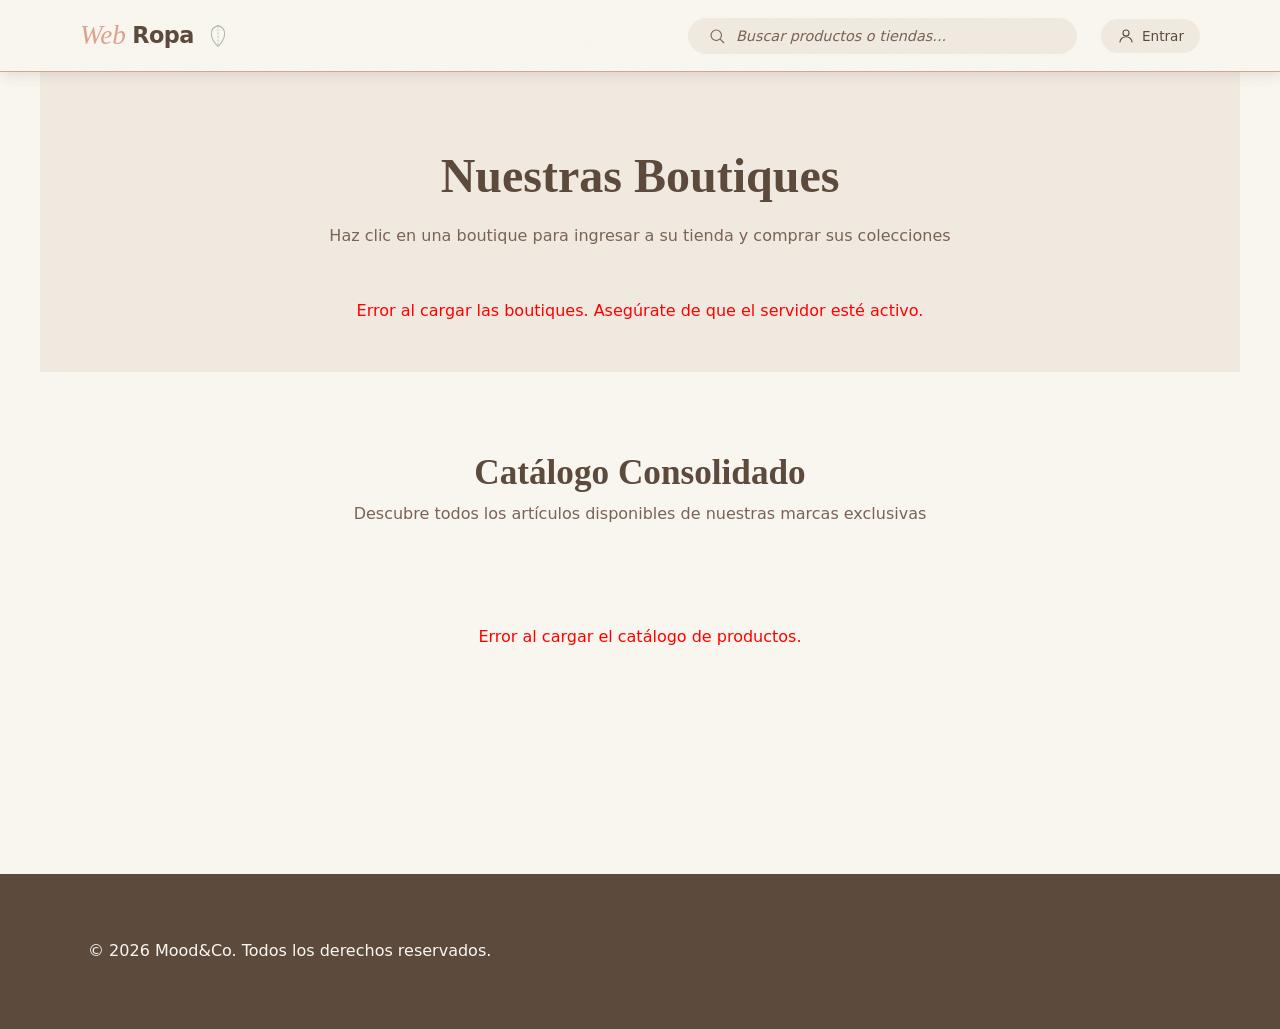
<file: Frontend/index.html>
<!DOCTYPE html>
<html lang="es">
<head>
  <meta charset="UTF-8" />
  <meta name="viewport" content="width=device-width, initial-scale=1.0" />
  <title>WebRopa — Moda con alma</title>
  <meta name="description" content="Descubre ropa con personalidad. Piezas curadas con amor, diseños que cuentan historias." />

  <!-- Google Fonts: Playfair Display (editorial serif) + Poppins (warm sans) -->
  <link rel="preconnect" href="https://fonts.googleapis.com" />
  <link rel="preconnect" href="https://fonts.gstatic.com" crossorigin />
  <link href="https://fonts.googleapis.com/css2?family=Playfair+Display:ital,wght@0,400;0,600;0,700;0,900;1,400;1,600&family=Poppins:wght@300;400;500;600&display=swap" rel="stylesheet" />

  <!-- Global styles (variables, reset, navbar, footer, modals, carrito) -->
  <link rel="stylesheet" href="css/style.css" />
  <!-- Page-specific styles (hero, categorías, productos, about) -->
  <link rel="stylesheet" href="css/home.css" />
</head>
<body>

  <!-- ════════════════════════════════════════
       NAVBAR / HEADER
  ════════════════════════════════════════ -->
  <header class="navbar" role="banner">
    <div class="navbar__inner">

      <!-- Logo -->
      <a href="/" class="navbar__logo" aria-label="WebRopa - Inicio">
        <span class="logo__script">Web</span><span class="logo__block">Ropa</span>
        <!-- Doodle leaf decoration -->
        <svg class="logo__doodle" viewBox="0 0 40 40" fill="none" aria-hidden="true">
          <path d="M20 35 C10 25, 5 10, 20 5 C35 10, 30 25, 20 35Z" stroke="#A8B89C" stroke-width="1.5" fill="none"/>
          <line x1="20" y1="5" x2="20" y2="35" stroke="#A8B89C" stroke-width="1" stroke-dasharray="3,2"/>
        </svg>
      </a>

      <!-- Company Selector (Oculto, la selección se hace por el portal) -->
      <div class="navbar__tenant-selector" style="display: none;">
        <select id="tenant-select">
          <option value="">Global (Todas)</option>
        </select>
      </div>

      <!-- Botón Volver al Portal (Se muestra solo en modo tienda) -->
      <div class="navbar__back-portal" id="btn-back-to-portal-container" style="display: none; margin-left: 20px;">
        <a href="portal.html" class="back-portal-btn" style="text-decoration: none; font-size: 0.85rem; display: flex; align-items: center; gap: 6px; color: var(--color-text); font-weight: 500; padding: 6px 12px; border-radius: 20px; border: 1px solid var(--color-border); background: var(--color-bg-secondary); transition: all 0.2s ease;">
          <svg viewBox="0 0 24 24" fill="none" stroke="currentColor" stroke-width="1.8" style="width: 14px; height: 14px;"><polyline points="15 18 9 12 15 6"/></svg>
          Volver al Portal
        </a>
      </div>

      <!-- Search bar -->
      <div class="navbar__search">
        <label for="search-input" class="sr-only">Buscar productos</label>
        <div class="search-box">
          <svg class="search-box__icon" viewBox="0 0 24 24" fill="none" stroke="currentColor" stroke-width="1.5" aria-hidden="true">
            <circle cx="11" cy="11" r="7"/>
            <path d="M16.5 16.5 L21 21" stroke-linecap="round"/>
          </svg>
          <input
            type="search"
            id="search-input"
            class="search-box__input"
            placeholder="Busca algo lindo..."
            autocomplete="off"
            aria-label="Buscar productos"
          />
        </div>
      </div>

      <!-- Actions: User + Cart -->
      <div class="navbar__actions">

        <!-- User dropdown -->
        <div class="user-menu" id="user-menu">
          <button class="user-menu__trigger" id="user-menu-trigger" aria-expanded="false" aria-haspopup="true" aria-label="Menú de usuario">
            <!-- Guest icon -->
            <svg class="icon-user" viewBox="0 0 24 24" fill="none" stroke="currentColor" stroke-width="1.5" aria-hidden="true">
              <circle cx="12" cy="8" r="4"/>
              <path d="M4 20 C4 16, 8 13, 12 13 S20 16, 20 20" stroke-linecap="round"/>
            </svg>
            <span class="user-menu__name" id="user-display-name">Entrar</span>
          </button>
          <div class="user-menu__dropdown" id="user-dropdown" role="menu" aria-hidden="true">
            <!-- Guest state -->
            <div class="dropdown-guest" id="dropdown-guest-view">
              <button class="dropdown-item dropdown-item--cta" id="btn-open-login" role="menuitem">
                Iniciar sesión
              </button>
              <button class="dropdown-item" id="btn-open-register" role="menuitem">
                Crear cuenta
              </button>
            </div>
            <!-- Logged-in state -->
            <div class="dropdown-user" id="dropdown-user-view" style="display:none;">
              <a href="perfil.html" class="dropdown-item" role="menuitem">Mi Perfil</a>
              <a href="#" id="nav-mis-pedidos" class="dropdown-item" role="menuitem">Mis Pedidos</a>
              <a href="#" class="dropdown-item" role="menuitem">Configuración</a>
              <hr class="dropdown-divider"/>
              <button class="dropdown-item dropdown-item--danger" id="btn-logout" role="menuitem">Cerrar sesión</button>
            </div>
          </div>
        </div>

        <!-- Cart icon + counter -->
        <button class="cart-trigger" id="cart-trigger-btn" aria-label="Ver carrito de compras" aria-expanded="false">
          <svg class="icon-cart" viewBox="0 0 24 24" fill="none" stroke="currentColor" stroke-width="1.5" aria-hidden="true">
            <path d="M6 2 L3 6 V20 C3 21.1 3.9 22 5 22 H19 C20.1 22 21 21.1 21 20 V6 L18 2 Z"/>
            <line x1="3" y1="6" x2="21" y2="6"/>
            <path d="M16 10 C16 12.2 14.2 14 12 14 S8 12.2 8 10"/>
          </svg>
          <span class="cart-trigger__badge" id="cart-count-badge" aria-live="polite" aria-label="items en carrito">0</span>
        </button>

      </div><!-- /.navbar__actions -->
    </div><!-- /.navbar__inner -->
  </header>


  <!-- ════════════════════════════════════════
       MAIN CONTENT
  ════════════════════════════════════════ -->
  <main id="main-content">

    <!-- ── 1. HERO SECTION ── -->
    <section class="hero" aria-label="Sección principal">
      <div class="hero__layout">

        <!-- Left: Editorial text -->
        <div class="hero__text">
          <!-- Floating doodle tag -->
          <span class="hero__doodle-tag hero__doodle-tag--nuevo" aria-hidden="true">✦ Nueva colección</span>

          <h1 class="hero__headline">
            Piezas que<br/>
            <em>cuentan</em><br/>
            historias.
          </h1>
          <p class="hero__subtext">
            Ropa con alma, seleccionada a mano para mujeres que no siguen tendencias — las crean.
          </p>
          <a href="#productos-destacados" class="hero__cta-btn">
            Explorar colección
            <svg viewBox="0 0 24 24" fill="none" stroke="currentColor" stroke-width="2" aria-hidden="true"><path d="M5 12 H19 M13 6 L19 12 L13 18" stroke-linecap="round" stroke-linejoin="round"/></svg>
          </a>

          <!-- Decorative doodle flower -->
          <svg class="hero__doodle-flower" viewBox="0 0 80 80" fill="none" aria-hidden="true">
            <circle cx="40" cy="40" r="8" fill="#D8A48F" opacity="0.6"/>
            <ellipse cx="40" cy="20" rx="7" ry="12" fill="#D8A48F" opacity="0.35" transform="rotate(0,40,40)"/>
            <ellipse cx="40" cy="20" rx="7" ry="12" fill="#D8A48F" opacity="0.35" transform="rotate(45,40,40)"/>
            <ellipse cx="40" cy="20" rx="7" ry="12" fill="#D8A48F" opacity="0.35" transform="rotate(90,40,40)"/>
            <ellipse cx="40" cy="20" rx="7" ry="12" fill="#D8A48F" opacity="0.35" transform="rotate(135,40,40)"/>
            <ellipse cx="40" cy="20" rx="7" ry="12" fill="#D8A48F" opacity="0.35" transform="rotate(180,40,40)"/>
            <ellipse cx="40" cy="20" rx="7" ry="12" fill="#D8A48F" opacity="0.35" transform="rotate(225,40,40)"/>
            <ellipse cx="40" cy="20" rx="7" ry="12" fill="#D8A48F" opacity="0.35" transform="rotate(270,40,40)"/>
            <ellipse cx="40" cy="20" rx="7" ry="12" fill="#D8A48F" opacity="0.35" transform="rotate(315,40,40)"/>
          </svg>
        </div>

        <!-- Right: Hero image collage -->
        <div class="hero__image-collage">
          <div class="hero__image-main">
            <img
              src="https://images.unsplash.com/photo-1515886657613-9f3515b0c78f?w=700&q=80"
              alt="Modelo vistiendo la nueva colección de temporada"
              loading="eager"
            />
          </div>
          <div class="hero__image-secondary">
            <img
              src="https://images.unsplash.com/photo-1581338834647-b0fb40704e21?w=400&q=80"
              alt="Detalle de prenda artesanal de la colección"
              loading="lazy"
            />
          </div>
          <!-- Floating sticker tag -->
          <span class="hero__sticker" aria-hidden="true">♡ Favorito del mes</span>
        </div>

      </div><!-- /.hero__layout -->
    </section>


    <!-- ── 2. CATEGORÍAS ── -->
    <section class="categorias" aria-label="Categorías de productos">
      <div class="section-container">
        <header class="section-header">
          <h2 class="section-title">¿Qué estás buscando?</h2>
          <p class="section-subtitle">Explora por categoría</p>
        </header>

        <div class="categorias__grid" role="list">

          <div class="categoria-card" role="listitem">
            <a href="#" class="categoria-card__link" aria-label="Ver categoría Vestidos">
              <div class="categoria-card__img-wrap">
                <img src="https://images.unsplash.com/photo-1572804013309-59a88b7e92f1?w=300&q=80" alt="Vestidos" loading="lazy"/>
              </div>
              <span class="categoria-card__label">Vestidos</span>
            </a>
          </div>

          <div class="categoria-card" role="listitem">
            <a href="#" class="categoria-card__link" aria-label="Ver categoría Tops">
              <div class="categoria-card__img-wrap">
                <img src="https://images.unsplash.com/photo-1564257631407-4deb1f99d992?w=300&q=80" alt="Tops y blusas" loading="lazy"/>
              </div>
              <span class="categoria-card__label">Tops</span>
            </a>
          </div>

          <div class="categoria-card" role="listitem">
            <a href="#" class="categoria-card__link" aria-label="Ver categoría Calzado">
              <div class="categoria-card__img-wrap">
                <img src="https://images.unsplash.com/photo-1543163521-1bf539c55dd2?w=300&q=80" alt="Calzado de moda" loading="lazy"/>
              </div>
              <span class="categoria-card__label">Calzado</span>
            </a>
          </div>

          <div class="categoria-card" role="listitem">
            <a href="#" class="categoria-card__link" aria-label="Ver categoría Accesorios">
              <div class="categoria-card__img-wrap">
                <img src="https://images.unsplash.com/photo-1553062407-98eeb64c6a62?w=300&q=80" alt="Accesorios y bolsos" loading="lazy"/>
              </div>
              <span class="categoria-card__label">Accesorios</span>
            </a>
          </div>

          <div class="categoria-card" role="listitem">
            <a href="#" class="categoria-card__link" aria-label="Ver categoría Abrigos">
              <div class="categoria-card__img-wrap">
                <img src="https://images.unsplash.com/photo-1539533018447-63fcce2678e3?w=300&q=80" alt="Abrigos y chaquetas" loading="lazy"/>
              </div>
              <span class="categoria-card__label">Abrigos</span>
            </a>
          </div>

        </div><!-- /.categorias__grid -->
      </div>
    </section>


    <!-- ── 3. PRODUCTOS DESTACADOS (Masonry) ── -->
    <section class="productos" id="productos-destacados" aria-label="Productos destacados">
      <div class="section-container">
        <header class="section-header section-header--flex">
          <div>
            <h2 class="section-title">Lo más amado ♡</h2>
            <p class="section-subtitle">Piezas que enamoran a primera vista</p>
          </div>
          <!-- Filter tabs -->
          <div class="productos__filters" role="tablist" aria-label="Filtrar productos">
            <button class="filter-tab filter-tab--active" data-filter="all" role="tab" aria-selected="true">Todos</button>
            <button class="filter-tab" data-filter="nuevo" role="tab" aria-selected="false">Nuevo</button>
            <button class="filter-tab" data-filter="oferta" role="tab" aria-selected="false">Oferta</button>
            <button class="filter-tab" data-filter="favorito" role="tab" aria-selected="false">Favoritos</button>
          </div>
        </header>

        <!-- Masonry grid — populated by home.js -->
        <div class="productos__masonry" id="productos-masonry-grid" aria-live="polite">
          <div style="grid-column: 1/-1; text-align:center; padding: 4rem 1rem; color: var(--color-text-muted);">
            <p>Cargando productos...</p>
          </div>
        </div>

      </div>
    </section>


    <!-- ── 4. SOBRE LA MARCA ── -->
    <section class="sobre-marca" aria-label="Sobre la marca WebRopa">
      <div class="sobre-marca__inner">

        <!-- Image side -->
        <div class="sobre-marca__image-wrap">
          <img
            src="https://images.unsplash.com/photo-1558769132-cb1aea458c5e?w=600&q=80"
            alt="Fundadora de WebRopa cosiendo a mano prendas artesanales"
            class="sobre-marca__image"
            loading="lazy"
          />
          <!-- Decorative frame accent -->
          <div class="sobre-marca__frame-accent" aria-hidden="true"></div>
          <!-- Doodle leaf -->
          <svg class="sobre-marca__doodle-leaf" viewBox="0 0 60 100" fill="none" aria-hidden="true">
            <path d="M30 95 C10 70, 5 30, 30 5 C55 30, 50 70, 30 95Z" stroke="#A8B89C" stroke-width="2" fill="#A8B89C" opacity="0.25"/>
            <line x1="30" y1="5" x2="30" y2="95" stroke="#A8B89C" stroke-width="1.5"/>
            <path d="M30 30 C20 35, 15 40, 30 45" stroke="#A8B89C" stroke-width="1"/>
            <path d="M30 50 C40 55, 45 60, 30 65" stroke="#A8B89C" stroke-width="1"/>
          </svg>
        </div>

        <!-- Text side -->
        <div class="sobre-marca__text">
          <span class="sobre-marca__eyebrow">Nuestra historia ✦</span>
          <h2 class="sobre-marca__title">Ropa que<br/><em>tiene alma.</em></h2>
          <p class="sobre-marca__body">
            Empezamos como un pequeño proyecto en el comedor de casa, rodeadas de telas, agujas y demasiado café.
            Hoy somos una comunidad de mujeres que creen que vestirse bien no se trata de seguir tendencias — se trata de <strong>encontrarte a ti misma</strong> en la ropa que usas.
          </p>
          <p class="sobre-marca__body">
            Cada prenda es seleccionada con cuidado, pensando en calidad, durabilidad y ese algo especial que no puedes comprar en una tienda cualquiera.
          </p>
          <a href="#" class="sobre-marca__link">Conoce más de nosotras →</a>
        </div>

      </div>
    </section>

  </main><!-- /#main-content -->


  <!-- ════════════════════════════════════════
       FOOTER
  ════════════════════════════════════════ -->
  <footer class="footer" role="contentinfo">
    <div class="footer__inner">

      <!-- Brand column -->
      <div class="footer__brand">
        <a href="/" class="footer__logo" aria-label="WebRopa inicio">
          <span class="logo__script">Web</span><span class="logo__block">Ropa</span>
        </a>
        <p class="footer__tagline">Moda con alma, para mujeres con historia.</p>
        <!-- Social icons (doodle style SVGs) -->
        <div class="footer__socials" aria-label="Redes sociales">
          <a href="#" class="social-icon" aria-label="Instagram de WebRopa">
            <svg viewBox="0 0 24 24" fill="none" stroke="currentColor" stroke-width="1.5" aria-hidden="true"><rect x="2" y="2" width="20" height="20" rx="5"/><circle cx="12" cy="12" r="4"/><circle cx="17.5" cy="6.5" r="1" fill="currentColor"/></svg>
          </a>
          <a href="#" class="social-icon" aria-label="TikTok de WebRopa">
            <svg viewBox="0 0 24 24" fill="none" stroke="currentColor" stroke-width="1.5" aria-hidden="true"><path d="M9 12 C9 16.4 12.6 20 17 20 V16 C14.8 16 13 14.2 13 12 V4 H17 C17 6.2 18.8 8 21 8 V12 C19.4 12 18 11.4 17 10.4 V12 C17 16.4 13.4 20 9 20 C4.6 20 1 16.4 1 12 S4.6 4 9 4 V8 C6.8 8 5 9.8 5 12 S6.8 16 9 16"/></svg>
          </a>
          <a href="#" class="social-icon" aria-label="Pinterest de WebRopa">
            <svg viewBox="0 0 24 24" fill="none" stroke="currentColor" stroke-width="1.5" aria-hidden="true"><path d="M12 2C6.5 2 2 6.5 2 12 C2 16.2 4.6 19.8 8.3 21.3 C8.2 20.5 8 19.2 8.3 18.3 L9.8 12.3 C9.8 12.3 9.3 11.3 9.3 9.8 C9.3 7.5 10.6 5.8 12.3 5.8 C13.7 5.8 14.4 6.8 14.4 8 C14.4 9.3 13.5 11.3 13.1 13.1 C12.8 14.6 13.9 15.8 15.4 15.8 C18.1 15.8 20.2 12.9 20.2 8.7 C20.2 5 17.6 2.5 13.9 2.5 C9.6 2.5 7.1 5.7 7.1 9 C7.1 10.3 7.6 11.7 8.3 12.4 C8.4 12.6 8.4 12.7 8.3 12.9 L7.9 14.4 C7.8 14.7 7.6 14.8 7.3 14.6 C5.4 13.7 4.2 11 4.2 9 C4.2 4.3 7.6 0 14.2 0 C19.6 0 23.8 4.2 23.8 8.7 C23.8 14.4 20.3 18.8 15.6 18.8 C14 18.8 12.5 17.9 12 17.2 L11 21.2 C10.6 22.6 9.7 24.4 9 25.4"/></svg>
          </a>
        </div>
      </div>

      <!-- Links columns -->
      <nav class="footer__links" aria-label="Links del footer">
        <div class="footer__col">
          <h3 class="footer__col-title">Tienda</h3>
          <ul class="footer__link-list">
            <li><a href="#">Nueva colección</a></li>
            <li><a href="#">Vestidos</a></li>
            <li><a href="#">Accesorios</a></li>
            <li><a href="#">Ofertas</a></li>
          </ul>
        </div>
        <div class="footer__col">
          <h3 class="footer__col-title">Ayuda</h3>
          <ul class="footer__link-list">
            <li><a href="#">Guía de tallas</a></li>
            <li><a href="#">Seguimiento de pedido</a></li>
            <li><a href="#">Devoluciones</a></li>
            <li><a href="#">FAQ</a></li>
          </ul>
        </div>
        <div class="footer__col">
          <h3 class="footer__col-title">Contacto</h3>
          <ul class="footer__link-list">
            <li><a href="#">Escríbenos</a></li>
            <li><a href="#">WhatsApp</a></li>
            <li><a href="#">Trabaja con nosotras</a></li>
          </ul>
        </div>
      </nav>

    </div><!-- /.footer__inner -->

    <div class="footer__bottom">
      <p>© 2026 WebRopa · Hecho con amor y mucho café ☕</p>
    </div>
  </footer>


  <!-- ════════════════════════════════════════
       MODAL DE LOGIN / REGISTRO
  ════════════════════════════════════════ -->
  <div class="modal-overlay" id="auth-modal-overlay" role="dialog" aria-modal="true" aria-label="Iniciar sesión o crear cuenta" hidden>
    <div class="auth-modal">

      <!-- Close button -->
      <button class="auth-modal__close" id="auth-modal-close" aria-label="Cerrar modal">
        <svg viewBox="0 0 24 24" fill="none" stroke="currentColor" stroke-width="1.5" aria-hidden="true"><line x1="18" y1="6" x2="6" y2="18"/><line x1="6" y1="6" x2="18" y2="18"/></svg>
      </button>

      <!-- Decorative botanical illustration -->
      <div class="auth-modal__deco" aria-hidden="true">
        <svg viewBox="0 0 120 200" fill="none">
          <!-- Stem -->
          <path d="M60 180 Q55 140 60 80" stroke="#A8B89C" stroke-width="2"/>
          <!-- Large leaf left -->
          <path d="M60 120 C35 100, 20 60, 40 40 C45 60, 55 90, 60 120Z" fill="#A8B89C" opacity="0.5"/>
          <!-- Large leaf right -->
          <path d="M60 100 C85 80, 100 40, 80 20 C75 40, 65 70, 60 100Z" fill="#A8B89C" opacity="0.35"/>
          <!-- Small leaf -->
          <path d="M60 150 C45 140, 38 125, 48 118 C52 128, 57 140, 60 150Z" fill="#D8A48F" opacity="0.5"/>
          <!-- Flower -->
          <circle cx="60" cy="75" r="7" fill="#E3B23C" opacity="0.7"/>
          <ellipse cx="60" cy="60" rx="5" ry="10" fill="#E3B23C" opacity="0.4"/>
          <ellipse cx="60" cy="60" rx="5" ry="10" fill="#E3B23C" opacity="0.4" transform="rotate(60,60,75)"/>
          <ellipse cx="60" cy="60" rx="5" ry="10" fill="#E3B23C" opacity="0.4" transform="rotate(120,60,75)"/>
        </svg>
      </div>

      <!-- Modal content -->
      <div class="auth-modal__content">
        <!-- Tabs -->
        <div class="auth-tabs" role="tablist">
          <button class="auth-tab auth-tab--active" id="tab-login" role="tab" aria-selected="true" aria-controls="panel-login">
            Iniciar sesión
          </button>
          <button class="auth-tab" id="tab-register" role="tab" aria-selected="false" aria-controls="panel-register">
            Crear cuenta
          </button>
        </div>

        <!-- Panel: Login -->
        <div class="auth-panel" id="panel-login" role="tabpanel" aria-labelledby="tab-login">
          <form class="auth-form" id="form-login" novalidate>
            <div class="form-field">
              <label class="form-field__label" for="login-email">Correo electrónico</label>
              <input class="form-field__input" type="email" id="login-email" name="correo"
                placeholder="Tu correo" required autocomplete="username" />
              <span class="form-field__error" aria-live="polite"></span>
            </div>
            <div class="form-field">
              <label class="form-field__label" for="login-password">Contraseña</label>
              <input class="form-field__input" type="password" id="login-password" name="password"
                placeholder="Tu contraseña" required autocomplete="current-password" />
              <span class="form-field__error" aria-live="polite"></span>
            </div>
            <button type="submit" class="auth-submit-btn" id="btn-login-submit">
              Entrar ✦
            </button>
            <p class="auth-form__hint" id="login-status" aria-live="polite"></p>
          </form>
        </div>

        <!-- Panel: Register -->
        <div class="auth-panel" id="panel-register" role="tabpanel" aria-labelledby="tab-register" hidden>
          <form class="auth-form" id="form-register" novalidate>
            <div class="form-field">
              <label class="form-field__label" for="reg-nombres">Nombres</label>
              <input class="form-field__input" type="text" id="reg-nombres" name="nombres"
                placeholder="Ej. María Fernanda" required autocomplete="given-name"/>
              <span class="form-field__error" aria-live="polite"></span>
            </div>
            <div class="form-field">
              <label class="form-field__label" for="reg-apellidos">Correo electrónico</label>
              <input class="form-field__input" type="email" id="reg-apellidos" name="correo"
                placeholder="hola@tuemail.com" required autocomplete="email"/>
              <span class="form-field__error" aria-live="polite"></span>
            </div>
            <div class="form-field">
              <label class="form-field__label" for="reg-email">Contraseña</label>
              <input class="form-field__input" type="password" id="reg-email" name="password"
                placeholder="Crea una contraseña" required />
              <span class="form-field__error" aria-live="polite"></span>
            </div>
            <div class="form-field">
              <label class="form-field__label" for="reg-telefono">Teléfono</label>
              <input class="form-field__input" type="text" id="reg-telefono" name="telefono"
                placeholder="Ej. 987654321" required />
              <span class="form-field__error" aria-live="polite"></span>
            </div>
            <button type="submit" class="auth-submit-btn" id="btn-register-submit">
              Unirme ♡
            </button>
            <p class="auth-form__hint" id="register-status" aria-live="polite"></p>
          </form>

          <!-- Credentials reveal (after successful registration) -->
          <div class="credentials-reveal" id="credentials-reveal" hidden>
            <div class="credentials-reveal__header">
              <svg viewBox="0 0 24 24" fill="none" stroke="#A8B89C" stroke-width="1.5" aria-hidden="true"><polyline points="20 6 9 17 4 12"/></svg>
              <h3>¡Bienvenida! 🎉</h3>
              <p>Guarda estos datos en un lugar seguro.</p>
            </div>
            <div class="credential-box">
              <span class="credential-box__label">Tu Cliente ID</span>
              <div class="credential-box__value-row">
                <code id="cred-client-id">—</code>
                <button class="copy-btn" data-target="cred-client-id" aria-label="Copiar Cliente ID">
                  <svg viewBox="0 0 24 24" fill="none" stroke="currentColor" stroke-width="1.5" aria-hidden="true"><rect x="9" y="9" width="13" height="13" rx="2"/><path d="M5 15 H4 C2.9 15 2 14.1 2 13 V4 C2 2.9 2.9 2 4 2 H13 C14.1 2 15 2.9 15 4 V5"/></svg>
                </button>
              </div>
            </div>
            <div class="credential-box">
              <span class="credential-box__label">Tu Llave Secreta</span>
              <div class="credential-box__value-row">
                <code id="cred-secret-key">—</code>
                <button class="copy-btn" data-target="cred-secret-key" aria-label="Copiar Llave Secreta">
                  <svg viewBox="0 0 24 24" fill="none" stroke="currentColor" stroke-width="1.5" aria-hidden="true"><rect x="9" y="9" width="13" height="13" rx="2"/><path d="M5 15 H4 C2.9 15 2 14.1 2 13 V4 C2 2.9 2.9 2 4 2 H13 C14.1 2 15 2.9 15 4 V5"/></svg>
                </button>
              </div>
            </div>
            <button class="auth-submit-btn" id="btn-go-login-after-reg">Ir a iniciar sesión →</button>
          </div>
        </div><!-- /#panel-register -->

      </div><!-- /.auth-modal__content -->
    </div><!-- /.auth-modal -->
  </div><!-- /#auth-modal-overlay -->


  <!-- ════════════════════════════════════════
       DRAWER DEL CARRITO
  ════════════════════════════════════════ -->
  <div class="drawer-overlay" id="cart-drawer-overlay" aria-hidden="true"></div>
  <aside class="cart-drawer" id="cart-drawer" role="complementary" aria-label="Carrito de compras" aria-hidden="true">

    <!-- Drawer header -->
    <div class="cart-drawer__header">
      <h2 class="cart-drawer__title">Tu bolsita ♡</h2>
      <button class="cart-drawer__close" id="cart-drawer-close" aria-label="Cerrar carrito">
        <svg viewBox="0 0 24 24" fill="none" stroke="currentColor" stroke-width="1.5" aria-hidden="true"><line x1="18" y1="6" x2="6" y2="18"/><line x1="6" y1="6" x2="18" y2="18"/></svg>
      </button>
    </div>

    <!-- Drawer body: item list -->
    <div class="cart-drawer__body" id="cart-items-list" aria-live="polite">
      <!-- Empty state -->
      <div class="cart-empty" id="cart-empty-state">
        <svg class="cart-empty__illustration" viewBox="0 0 120 120" fill="none" aria-hidden="true">
          <circle cx="60" cy="60" r="50" fill="#FAF6F0"/>
          <path d="M35 55 L45 35 H75 L85 55" stroke="#D8A48F" stroke-width="2" fill="none" stroke-linejoin="round"/>
          <rect x="30" y="55" width="60" height="35" rx="5" stroke="#D8A48F" stroke-width="2" fill="none"/>
          <path d="M50 55 C50 48, 70 48, 70 55" stroke="#D8A48F" stroke-width="2" fill="none"/>
          <!-- Sad face -->
          <circle cx="50" cy="72" r="3" fill="#D8A48F"/>
          <circle cx="70" cy="72" r="3" fill="#D8A48F"/>
          <path d="M50 82 C54 78, 66 78, 70 82" stroke="#D8A48F" stroke-width="2" fill="none" stroke-linecap="round"/>
        </svg>
        <p class="cart-empty__text">Tu bolsita está solita...</p>
        <p class="cart-empty__sub">¡Agrega algo lindo!</p>
      </div>
      <!-- Items inserted by JS here -->
    </div>

    <!-- Drawer footer: summary -->
    <div class="cart-drawer__footer" id="cart-footer" hidden>
      <div class="cart-summary">
        <div class="cart-summary__row">
          <span>Subtotal</span>
          <span id="cart-subtotal">S/. 0.00</span>
        </div>
        <div class="cart-summary__row">
          <span>Envío</span>
          <span class="cart-summary__shipping">Gratis 🎁</span>
        </div>
        <div class="cart-summary__row cart-summary__row--total">
          <span>Total</span>
          <span id="cart-total">S/. 0.00</span>
        </div>
      </div>
      <button class="cart-checkout-btn" id="btn-checkout" aria-label="Finalizar compra">
        Finalizar compra ✦
      </button>
    </div>

  </aside><!-- /.cart-drawer -->


  <!-- ════════════════════════════════════════
       QUICK ADD MODAL (Variantes)
  ════════════════════════════════════════ -->
  <div class="modal-overlay" id="quick-add-modal-overlay" role="dialog" aria-modal="true" aria-label="Opciones del producto" hidden>
    <div class="quick-add-modal">
      <div class="quick-add-modal__header">
        <div class="quick-add-modal__title-wrap">
          <svg viewBox="0 0 24 24" fill="none" stroke="#E3B23C" stroke-width="2" aria-hidden="true" class="icon-warning">
            <circle cx="12" cy="12" r="10"/><line x1="12" y1="8" x2="12" y2="12"/><line x1="12" y1="16" x2="12.01" y2="16"/>
          </svg>
          <h2 class="quick-add-modal__title">Selecciona tus opciones para agregar el producto a la bolsa</h2>
        </div>
        <button class="auth-modal__close" id="quick-add-modal-close" aria-label="Cerrar opciones">
          <svg viewBox="0 0 24 24" fill="none" stroke="currentColor" stroke-width="1.5" aria-hidden="true"><line x1="18" y1="6" x2="6" y2="18"/><line x1="6" y1="6" x2="18" y2="18"/></svg>
        </button>
      </div>

      <div class="quick-add-modal__product-info">
        <img id="qa-product-img" src="" alt="Producto" class="quick-add-modal__img" />
        <div class="quick-add-modal__details">
          <span class="quick-add-modal__brand">WEBROPA</span>
          <h3 id="qa-product-name" class="quick-add-modal__name">Nombre de producto</h3>
        </div>
        <div class="quick-add-modal__pricing">
          <span id="qa-product-price" class="quick-add-modal__price">S/ 0.00</span>
          <!-- Old price if offer -->
          <span id="qa-product-old-price" class="quick-add-modal__old-price" style="display:none;"></span>
        </div>
      </div>

      <hr class="quick-add-modal__divider" />

      <div class="quick-add-modal__variants">
        <div class="variant-group">
          <span class="variant-group__label">Color: <strong id="qa-selected-color-name">Selecciona</strong></span>
          <div class="color-options" id="qa-color-options">
            <!-- Color options inserted here -->
          </div>
        </div>
        <div class="variant-group">
          <span class="variant-group__label">Talla: <strong id="qa-selected-size-name" style="display:none;"></strong></span>
          <div class="size-options" id="qa-size-options">
            <!-- Size options inserted here -->
          </div>
        </div>
      </div>

      <div class="quick-add-modal__footer">
        <button class="quick-add-modal__cancel" id="qa-cancel-btn">Cerrar</button>
        <button class="quick-add-modal__submit" id="qa-submit-btn" disabled>Elige tus opciones</button>
      </div>
    </div>
  </div>


  <!-- ════════════════════════════════════════
       TOAST NOTIFICATIONS
  ════════════════════════════════════════ -->
  <div class="toast-area" id="toast-area" aria-live="polite" aria-atomic="false"></div>


  <!-- ════════════════════════════════════════
       SCRIPTS
  ════════════════════════════════════════ -->
  <!-- Global app logic (cart, auth, modal, drawer, toasts) -->
  <script src="config/config.js"></script>
  <script src="services/api.service.js"></script>
  <script src="js/app.js"></script>
  <!-- Home-specific logic (product rendering, filters, favorites) -->
  <script src="js/home.js"></script>

</body>
</html>
</file>
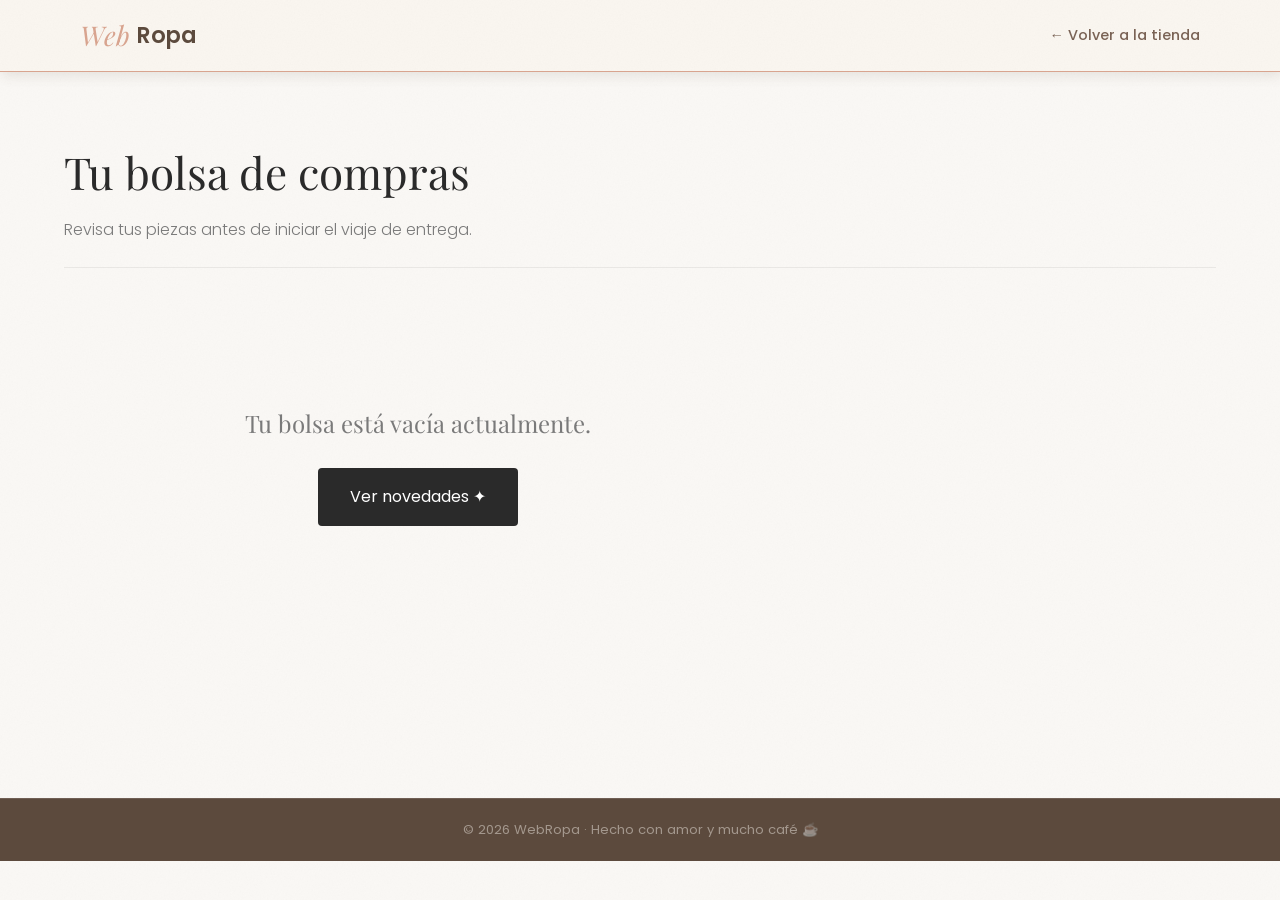
<file: Frontend/carrito.html>
<!DOCTYPE html>
<html lang="es">
<head>
  <meta charset="UTF-8" />
  <meta name="viewport" content="width=device-width, initial-scale=1.0" />
  <title>Tu Bolsa de Compras — WebRopa</title>
  
  <link rel="preconnect" href="https://fonts.googleapis.com" />
  <link rel="preconnect" href="https://fonts.gstatic.com" crossorigin />
  <link href="https://fonts.googleapis.com/css2?family=Playfair+Display:ital,wght@0,400;0,600;0,700;1,400&family=Poppins:wght@300;400;500;600&display=swap" rel="stylesheet" />
  
  <link rel="stylesheet" href="css/style.css" />
  <link rel="stylesheet" href="css/carrito.css" />
</head>
<body>

  <header class="navbar" role="banner">
    <div class="navbar__inner">
      <a href="index.html" class="navbar__logo" aria-label="WebRopa - Inicio">
        <span class="logo__script">Web</span><span class="logo__block">Ropa</span>
      </a>
      <div class="navbar__actions" style="margin-left: auto;">
        <a href="index.html" class="back-to-shop" style="font-weight: 500; color: var(--color-text-muted); font-size: 0.9rem; text-decoration: none;">← Volver a la tienda</a>
      </div>
    </div>
  </header>

  <main class="cart-page section-container" id="main-content">
    <header class="cart-page__header">
      <h1 class="cart-page__title">Tu bolsa de compras</h1>
      <p class="cart-page__subtitle">Revisa tus piezas antes de iniciar el viaje de entrega.</p>
    </header>

    <div class="cart-page__layout">
      <section class="cart-page__items" id="cart-items-container" aria-label="Artículos en la bolsa">
        <p style="color: var(--color-muted);">Cargando tus piezas seleccionadas...</p>
      </section>

      <aside class="cart-page__sidebar" id="cart-sidebar" style="display: none;">
        <div class="summary-card">
          <h2 class="summary-card__title">Resumen del pedido</h2>
          
          <div class="summary-row">
            <span>Subtotal (Base)</span>
            <span id="js-summary-subtotal">S/. 0.00</span>
          </div>
          <div class="summary-row">
            <span>IGV (18%)</span>
            <span id="js-summary-igv">S/. 0.00</span>
          </div>
          <div class="summary-row">
            <span>Envío</span>
            <span style="color: #A8B89C; font-weight: 600;">Gratis 🎁</span>
          </div>
          
          <hr class="summary-divider" style="border:0; height:1px; background-color:rgba(42,42,42,0.06); margin:1.5rem 0;" />
          
          <div class="summary-row summary-row--total" style="font-size: 1.15rem; color: #2A2A2A;">
            <span>Total Estimado</span>
            <strong id="js-summary-total" style="font-size: 1.35rem; font-weight: 600;">S/. 0.00</strong>
          </div>

          <a href="checkout.html" id="js-btn-confirmar" class="checkout-btn">
            Proceder al pago ✦
          </a>
          
          <p class="summary-note" style="font-size: 0.75rem; color: var(--color-muted); text-align: center; margin-top: 1rem;">
            Calculado de forma exacta con soporte multi-usuario.
          </p>
        </div>
      </aside>
    </div>
  </main>

  <footer class="footer">
    <div class="footer__bottom">
      <p>© 2026 WebRopa · Hecho con amor y mucho café ☕</p>
    </div>
  </footer>

  <script src="config/config.js"></script>
  <script>
    const API_URL = CONFIG.API_URL;
    const USUARIO_ID = 1; // ID de prueba (En producción lo recuperas de tu sesión/localStorage)
    let carritoId = null;

    document.addEventListener("DOMContentLoaded", () => {
        cargarCarrito();
    });

    // Cargar Carrito del Usuario (RF-CL-18 -> CarritosController)
    function cargarCarrito() {
        const container = document.getElementById("cart-items-container");
        
        fetch(`${API_URL}/carritos/usuario/${USUARIO_ID}`)
            .then(res => {
                if (!res.ok) throw new Error("No se encontró el carrito");
                return res.json();
            })
            .then(carrito => {
                carritoId = carrito.id;
                // Obtenemos todos los items del carritoItemsController
                return fetch(`${API_URL}/carritoitems`);
            })
            .then(res => res.json())
            .then(allItems => {
                // Filtramos los items que correspondan a este carrito específico
                const itemsFiltrados = allItems.filter(item => item.carrito && item.carrito.id === carritoId);
                renderizarItems(itemsFiltrados);
            })
            .catch(err => {
                mostrarEstadoVacio();
            });
    }

    // Pintar los productos en el HTML dinámicamente
    function renderizarItems(items) {
        const container = document.getElementById("cart-items-container");
        const sidebar = document.getElementById("cart-sidebar");
        
        if (items.length === 0) {
            mostrarEstadoVacio();
            return;
        }

        sidebar.style.display = "block";
        container.innerHTML = "";
        let subtotalGeneral = 0;
        let tieneItemsSinStock = false;

        items.forEach(item => {
            const precio = parseFloat(item.variante.producto.precio || 0);
            const cantidad = parseInt(item.cantidad);
            const stock = parseInt(item.variante.stock || 0);
            const totalFila = precio * cantidad;
            
            // RF-CL-19: Validación de Stock disponible
            const isOutofStock = (stock <= 0);
            if (!isOutofStock) subtotalGeneral += totalFila;
            else tieneItemsSinStock = true;

            const itemHtml = `
                <article class="cart-item ${isOutofStock ? 'cart-item--no-stock' : ''}" data-price="${precio}">
                  <div class="cart-item__img-container">
                    <img src="${item.variante.producto.imagenPrincipal || 'https://images.unsplash.com/photo-1515886657613-9f3515b0c78f?w=200&q=80'}" class="cart-item__img" />
                  </div>
                  
                  <div class="cart-item__details">
                    <h2 class="cart-item__name">${item.variante.producto.nombre}</h2>
                    <p class="cart-item__meta">Talla: <span>${item.variante.talla}</span> &middot; Color: <span>${item.variante.color}</span></p>
                    <p class="cart-item__price-unit">S/. ${precio.toFixed(2)}</p>
                    ${isOutofStock ? `<span class="stock-alert">⚠️ Agotado. Remueve este artículo para continuar.</span>` : ''}
                  </div>

                  <div class="cart-item__quantity">
                    <input 
                      type="number" 
                      class="qty-input js-qty-input" 
                      value="${cantidad}" 
                      min="1" 
                      max="${stock}" 
                      ${isOutofStock ? 'disabled' : ''}
                      oninput="actualizarCantidadInmediata(this, ${item.id}, ${precio}, ${stock})"
                    />
                  </div>

                  <div class="cart-item__subtotal">
                    <span class="js-item-subtotal subtotal-value">S/. ${totalFila.toFixed(2)}</span>
                  </div>

                  <div class="cart-item__actions">
                    <button onclick="eliminarArticulo(${item.id})" class="delete-btn" aria-label="Eliminar artículo">
                      <svg viewBox="0 0 24 24" fill="none" stroke="currentColor" stroke-width="1.5" width="20" height="20">
                        <line x1="18" y1="6" x2="6" y2="18"/><line x1="6" y1="6" x2="18" y2="18"/>
                      </svg>
                    </button>
                  </div>
                </article>
            `;
            container.insertAdjacentHTML("beforeend", itemHtml);
        });

        actualizarBloqueResumen(subtotalGeneral, tieneItemsSinStock);
    }

    // RF-CL-15 & RF-CL-17: Modificación de cantidades y cálculo < 1s
    function actualizarCantidadInmediata(input, itemId, precio, stockMaximo) {
        if (input.value < 1 || isNaN(input.value)) input.value = 1;
        if (input.value > stockMaximo) {
            alert(`Lo sentimos, solo quedan ${stockMaximo} unidades disponibles.`);
            input.value = stockMaximo;
        }

        // Recálculo visual en tiempo real en la fila
        const fila = input.closest(".cart-item");
        const nuevaCantidad = parseInt(input.value);
        fila.querySelector(".js-item-subtotal").textContent = `S/. ${(precio * nuevaCantidad).toFixed(2)}`;

        // Recálculo de totales del resumen de forma instantánea
        let nuevoSubtotalGeneral = 0;
        document.querySelectorAll(".cart-item").forEach(item => {
            if (!item.classList.contains("cart-item--no-stock")) {
                const itemPrecio = parseFloat(item.getAttribute("data-price"));
                const itemCantidad = parseInt(item.querySelector(".js-qty-input").value) || 0;
                nuevoSubtotalGeneral += (itemPrecio * itemCantidad);
            }
        });
        actualizarBloqueResumen(nuevoSubtotalGeneral, document.querySelectorAll(".cart-item--no-stock").length > 0);

        // Persistencia asíncrona hacia Spring Boot (Debounce transparente)
        clearTimeout(input.timeout);
        input.timeout = setTimeout(() => {
            fetch(`${API_URL}/carritoitems`, {
                method: "PUT",
                headers: { "Content-Type": "application/json" },
                body: JSON.stringify({ id: itemId, cantidad: nuevaCantidad })
            });
        }, 800);
    }

    function actualizarBloqueResumen(subtotal, tieneItemsSinStock) {
        const igv = subtotal * 0.18;
        const subtotalBase = subtotal - igv;

        document.getElementById("js-summary-subtotal").textContent = `S/. ${subtotalBase.toFixed(2)}`;
        document.getElementById("js-summary-igv").textContent = `S/. ${igv.toFixed(2)}`;
        document.getElementById("js-summary-total").textContent = `S/. ${subtotal.toFixed(2)}`;

        // RF-CL-19: Bloquear botón de compra si hay prendas sin stock en la bolsa
        const btnConfirmar = document.getElementById("js-btn-confirmar");
        if (tieneItemsSinStock) {
            btnConfirmar.classList.add("checkout-btn--disabled");
            btnConfirmar.onclick = (e) => e.preventDefault();
        } else {
            btnConfirmar.classList.remove("checkout-btn--disabled");
            btnConfirmar.onclick = null;
        }
    }

    // RF-CL-16: Eliminar Artículo
    function eliminarArticulo(itemId) {
        if (!confirm("¿Deseas remover esta prenda de tu bolsa?")) return;

        fetch(`${API_URL}/carritoitems/${itemId}`, { method: "DELETE" })
            .then(() => cargarCarrito());
    }

    function mostrarEstadoVacio() {
        document.getElementById("cart-sidebar").style.display = "none";
        document.getElementById("cart-items-container").innerHTML = `
            <div class="cart-page__empty" style="text-align: center; padding: 5rem 1rem;">
                <p style="font-family: var(--font-serif); font-size: 1.5rem; color: var(--color-muted);">Tu bolsa está vacía actualmente.</p>
                <a href="index.html" style="display: inline-block; background: #2A2A2A; color: #fff; padding: 1rem 2rem; text-decoration: none; margin-top: 1.5rem; border-radius: 4px;">Ver novedades ✦</a>
            </div>
        `;
    }
  </script>
</body>
</html>
</file>
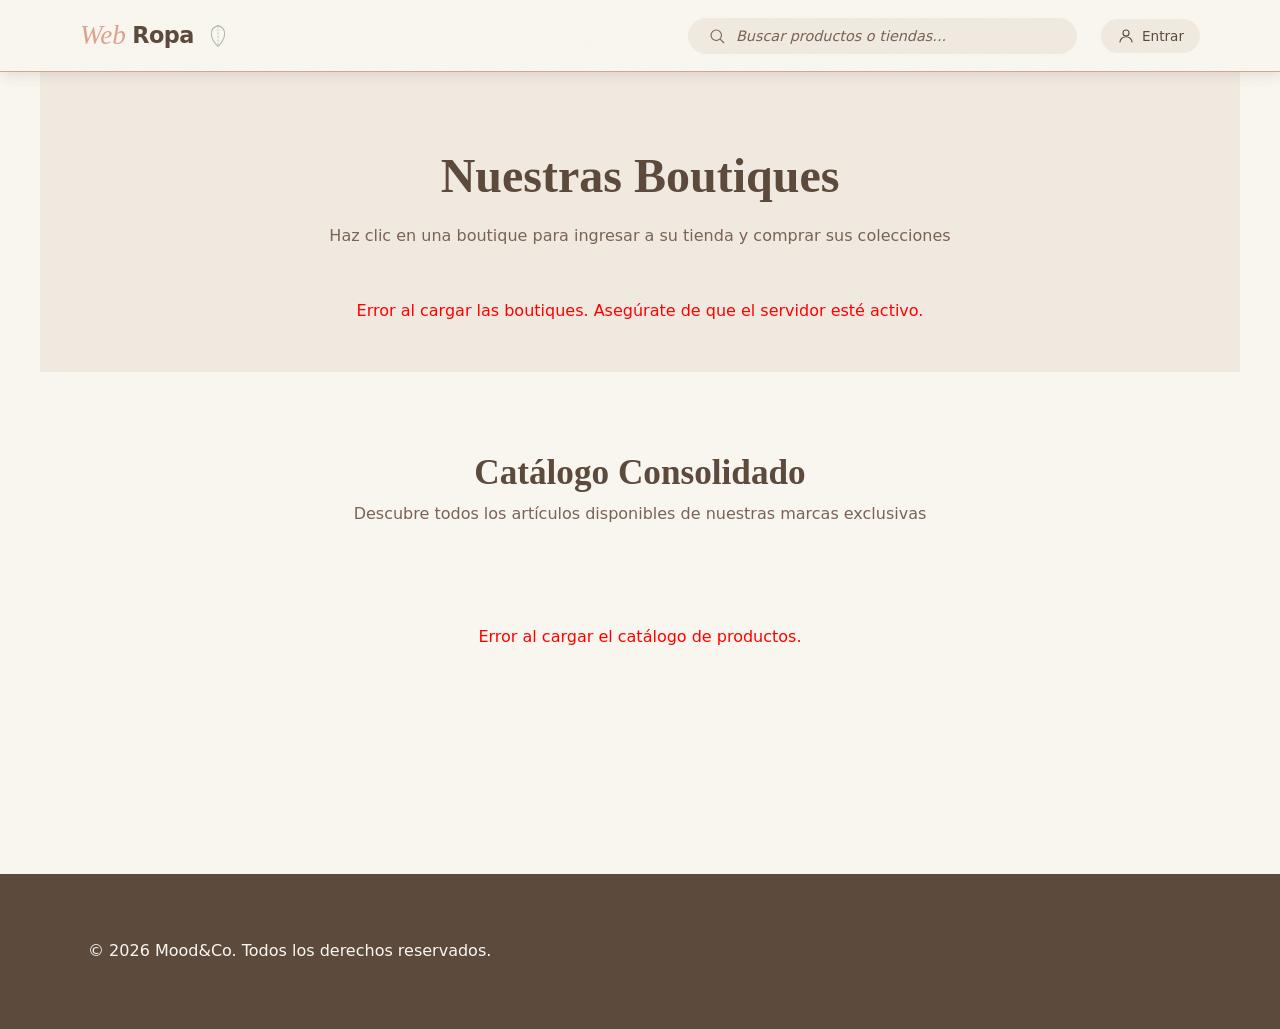
<file: Frontend/checkout.html>
<!DOCTYPE html>
<html lang="es">

<head>
  <meta charset="UTF-8" />
  <meta name="viewport" content="width=device-width, initial-scale=1.0" />
  <title>Checkout Seguro — WebRopa</title>

  <link rel="preconnect" href="https://fonts.googleapis.com" />
  <link rel="preconnect" href="https://fonts.gstatic.com" crossorigin />
  <link
    href="https://fonts.googleapis.com/css2?family=Playfair+Display:ital,wght@0,400;0,600;0,700;1,400&family=Poppins:wght@300;400;500;600&display=swap"
    rel="stylesheet" />

  <link rel="stylesheet" href="css/style.css" />
  <link rel="stylesheet" href="css/checkout.css" />
</head>

<body>

  <header class="navbar" role="banner">
    <div class="navbar__inner" style="justify-content: center; position: relative;">
      <a href="carrito.html" id="js-back-link" class="back-link" style="position: absolute; left: 0;">← Volver a la
        bolsa</a>
      <a href="index.html" class="navbar__logo">
        <span class="logo__script">Web</span><span class="logo__block">Ropa</span>
      </a>
    </div>
  </header>

  <main class="checkout-page section-container" id="checkout-main-view">
    <div class="checkout-header">
      <h1 class="checkout-title">Finalizar Compra ✦</h1>
      <nav class="checkout-progress" aria-label="Progreso de compra">
        <ol class="progress-steps">
          <li class="step step--completed">Bolsa</li>
          <li class="step step--active" id="step-envio">Envío y Pago</li>
          <li class="step" id="step-confirmacion">Confirmación</li>
        </ol>
      </nav>
    </div>

    <div class="checkout-layout">

      <div class="checkout-form-section">

        <section class="checkout-panel">
          <h2 class="panel-title">1. Información de Contacto</h2>
          <div class="form-row form-row--2cols">
            <div class="form-group">
              <label for="contacto-nombre">Nombre Completo</label>
              <input type="text" id="contacto-nombre" class="form-input" readonly />
            </div>
            <div class="form-group">
              <label for="contacto-telefono">Teléfono</label>
              <input type="tel" id="contacto-telefono" class="form-input" readonly />
            </div>
          </div>
          <div class="form-row">
            <div class="form-group">
              <label for="contacto-email">Correo Electrónico</label>
              <input type="email" id="contacto-email" class="form-input" readonly />
            </div>
          </div>
        </section>

        <section class="checkout-panel">
          <h2 class="panel-title">2. Método de Entrega</h2>
          
          <div class="delivery-method-selector" style="display: flex; gap: 1rem; margin-bottom: 1.5rem;">
            <div id="method-recojo" class="method-card active" onclick="seleccionarMetodoEntrega('RECOJO_TIENDA')" style="flex: 1; border: 2px solid var(--color-primary); border-radius: 8px; padding: 1rem; cursor: pointer; background: #fff; transition: all 0.3s ease;">
              <div style="font-size: 1.5rem; margin-bottom: 0.5rem;">🏪</div>
              <strong style="display: block; font-family: var(--font-serif); color: var(--color-primary);">Recojo en Tienda</strong>
              <span style="font-size: 0.85rem; color: var(--color-muted);">Gratis</span>
            </div>


          <!-- RECOJO DETALLES -->
          <div id="panel-recojo-detalles" class="delivery-details-panel" style="display: block; border: 1px solid var(--color-border); border-radius: 8px; padding: 1.5rem; background: #fafafa; margin-bottom: 1rem;">
            <div class="store-info-box">
              <h3 style="margin: 0 0 0.5rem 0; font-family: var(--font-serif); color: var(--color-primary);">Tienda Seleccionada (Recojo Físico)</h3>
              <p style="margin: 0; color: var(--color-muted); font-size: 0.95rem; line-height: 1.5;">
                <strong>Dirección:</strong> Jr. Los Gatos 123, Tarapoto, San Martín<br>
                <strong>Horario de Atención:</strong> Lunes a Sábado de 09:00 AM a 08:00 PM<br>
                <em>Disponibilidad: El stock será reservado por 10 minutos al confirmar.</em>
              </p>
            </div>
          </div>


          <input type="hidden" id="chk-entrega-tipo" value="RECOJO_TIENDA" />
        </section>

        <div class="action-container" style="text-align: right; margin-top: 2rem;">
          <button style="color: black;" type="button" id="btn-procesar-orden" class="btn-primary"
            onclick="procesarCreacionPedido()">
            Confirmar Compra ✦
          </button>
        </div>
      </div>

      <aside class="checkout-summary-section">
        <div class="order-summary-card">
          <h2 class="summary-title">Resumen de tu pedido</h2>

          <div class="summary-items-list" id="checkout-items-list-wrap">
          </div>

          <hr class="summary-divider" />

          <div class="coupon-section">
            <label for="cupon-codigo" class="sr-only">Código promocional</label>
            <div class="coupon-input-group">
              <input type="text" id="cupon-codigo" class="form-input" placeholder="Código de cupón" />
              <button type="button" id="btn-aplicar-cupon" class="btn-coupon-action"
                onclick="validarYAplicarDescuento()">Aplicar</button>
            </div>
            <span id="cupon-status-msg" class="coupon-hint" aria-live="polite"></span>
          </div>

          <hr class="summary-divider" />

          <div class="summary-totals">
            <div class="summary-row">
              <span>Subtotal General</span>
              <span id="chk-subtotal">S/. 0.00</span>
            </div>
            <div class="summary-row" id="row-descuento" style="display: none; color: #c94c4c;">
              <span>Descuento aplicado</span>
              <span id="chk-descuento">-S/. 0.00</span>
            </div>
            <div class="summary-row">
              <span>Logística / Envío</span>
              <span id="chk-envio">S/. 0.00</span>
            </div>
            <div class="summary-row summary-row--grand-total">
              <span>Monto Total Final</span>
              <strong id="chk-total">S/. 0.00</strong>
            </div>
          </div>
        </div>
      </aside>
    </div>
  </main>

  <main class="checkout-page section-container" id="checkout-success-view" style="display: none;">
    <div class="success-card">
      <div class="success-icon-wrap">✓</div>
      <h1 class="success-title">¡Gracias por tu compra con alma!</h1>
      <p class="success-subtitle">Tu pago ha sido procesado correctamente y el inventario ha sido actualizado.</p>

      <div class="receipt-box">
        <h2 class="receipt-box__title">Boleta de Venta Electrónica</h2>
        <div class="receipt-row"><strong>Número de Boleta:</strong> <span id="rec-numero">—</span></div>
        <div class="receipt-row"><strong>Cliente Titular:</strong> <span id="rec-cliente">—</span></div>
        <div class="receipt-row"><strong>Estado del Pedido:</strong> <span class="badge badge--success">CONFIRMADO /
            PAGADO</span></div>
        <div class="receipt-row" id="rec-row-codigo-recojo" style="display:none;">
          <strong>Código de Recojo en Tienda:</strong> <code id="rec-codigo-recojo"
            style="background:#F3F6F1; padding:4px 8px; font-weight:600; color:var(--color-sage);">—</code>
        </div>
        <hr style="border:0; border-top:1px dashed #ddd; margin:1rem 0;" />
        <div class="receipt-row"><strong>Monto Total Cancelado:</strong> <strong id="rec-total"
            style="font-size:1.1rem; color:#2A2A2A;">—</strong></div>
      </div>

      <a href="index.html" class="btn-primary"
        style="display:inline-block; text-decoration:none; margin-top:2rem;">Seguir explorando la tienda</a>
    </div>
  </main>

  <footer class="footer">
    <div class="footer__bottom">
      <p>© 2026 WebRopa · Transacciones Seguras.</p>
    </div>
  </footer>

  <script src="config/config.js"></script>
  <script>
    const API_URL = CONFIG.API_URL;

    // Obtener parámetros de URL
    const urlParams = new URLSearchParams(window.location.search);
    const empresaId = urlParams.get('empresa') || null;

    // Ajustar enlace de retorno dinámicamente
    const backLink = document.getElementById('js-back-link');
    if (backLink) {
      backLink.href = empresaId ? `index.html?empresa=${empresaId}` : 'index.html';
      backLink.textContent = '← Volver a la tienda';
    }

    // Cargar y validar sesión del cliente
    const sesion = JSON.parse(localStorage.getItem('webropa_user') || 'null');
    if (!sesion || !sesion.token) {
      alert("Sesión inválida o expirada. Por favor, inicia sesión para procesar tus pedidos.");
      window.location.href = empresaId ? `index.html?empresa=${empresaId}` : 'index.html';
    }

    const TOKEN = sesion.token;
    const USUARIO_ID = sesion.clientId;

    let subtotalBaseCalculado = 0;
    let costoEnvioCalculado = 0.00; // Siempre 0 por defecto porque es recojo en tienda
    let descuentoCalculado = 0.00;
    let cuponSeleccionadoObjeto = null;
    let itemsEnBolsaGlobal = [];

    document.addEventListener("DOMContentLoaded", () => {
      verificarSesionYDatos();
      sincronizarCarritoYRecuperar();
    });

    // RF-CL-20: Validación de Autenticación
    function verificarSesionYDatos() {
      fetch(`${API_URL}/usuarios/me`, {
        headers: { 'Authorization': 'Bearer ' + TOKEN }
      })
        .then(res => {
          if (!res.ok) throw new Error("Sesión inválida");
          return res.json();
        })
        .then(user => {
          const nombreInput = document.getElementById('contacto-nombre');
          const telefonoInput = document.getElementById('contacto-telefono');
          const emailInput = document.getElementById('contacto-email');

          nombreInput.value = user.nombre || '';
          if (!user.nombre) {
            nombreInput.removeAttribute('readonly');
          }

          telefonoInput.value = user.telefono || '';
          if (!user.telefono) {
            telefonoInput.removeAttribute('readonly');
          }

          emailInput.value = user.correo || '';
          if (!user.correo) {
            emailInput.removeAttribute('readonly');
          }
          
          // Auto-llenar campos de despacho
          if (document.getElementById('envio-destinatario')) {
            document.getElementById('envio-destinatario').value = user.nombre || '';
          }
          if (document.getElementById('envio-telefono')) {
            document.getElementById('envio-telefono').value = user.telefono || '';
          }
        })
        .catch(() => {
          localStorage.removeItem('webropa_user');
          alert("Sesión inválida o expirada. Por favor, inicia sesión para procesar tus pedidos.");
          window.location.href = empresaId ? `index.html?empresa=${empresaId}` : 'index.html';
        });
    }

    // Sincronizar carrito local (localStorage) a la base de datos (Spring Boot)
    async function sincronizarCarritoYRecuperar() {
      try {
        // 1. Obtener o crear el carrito del usuario en la base de datos
        let resCarrito = await fetch(`${API_URL}/carritos/usuario/${USUARIO_ID}`, {
          headers: { 'Authorization': 'Bearer ' + TOKEN }
        });

        let carrito = null;
        if (resCarrito.ok) {
          carrito = await resCarrito.json();
        } else {
          let resCrear = await fetch(`${API_URL}/carritos/usuario/${USUARIO_ID}`, {
            method: 'POST',
            headers: {
              'Authorization': 'Bearer ' + TOKEN,
              'Content-Type': 'application/json'
            }
          });
          if (resCrear.ok) {
            carrito = await resCrear.json();
          } else {
            throw new Error("No se pudo obtener ni crear el carrito en la base de datos.");
          }
        }

        const carritoId = carrito.id;

        // 2. Obtener los items actuales en la base de datos de este carrito para limpiarlos
        let resItems = await fetch(`${API_URL}/carritoitems`, {
          headers: { 'Authorization': 'Bearer ' + TOKEN }
        });
        if (!resItems.ok) throw new Error("Error al consultar items del carrito");
        const allItems = await resItems.json();
        const itemsAEliminar = allItems.filter(item => item.carrito && Number(item.carrito.id) === Number(carritoId));

        for (const item of itemsAEliminar) {
          await fetch(`${API_URL}/carritoitems/${item.id}`, {
            method: 'DELETE',
            headers: { 'Authorization': 'Bearer ' + TOKEN }
          });
        }

        // 3. Insertar items del localStorage
        const allCarts = JSON.parse(localStorage.getItem('webropa_carts') || '{}');
        const localCart = allCarts[empresaId] || [];

        if (localCart.length === 0) {
          alert("Tu bolsa está vacía. Agrega productos antes de realizar el checkout.");
          window.location.href = empresaId ? `index.html?empresa=${empresaId}` : 'index.html';
          return;
        }

        for (const item of localCart) {
          const parts = String(item.product.id).split('-');
          let variantId = parts.length > 1 ? parseInt(parts[1]) : null;

          if (!variantId && item.product.variantes && item.product.variantes.length > 0) {
            variantId = item.product.variantes[0].id;
          }

          if (variantId) {
            await fetch(`${API_URL}/carritoitems`, {
              method: 'POST',
              headers: {
                'Authorization': 'Bearer ' + TOKEN,
                'Content-Type': 'application/json'
              },
              body: JSON.stringify({
                carrito: { id: carritoId },
                variante: { id: variantId },
                cantidad: item.quantity
              })
            });
          }
        }

        // 4. Recuperar y renderizar
        recuperarItemsParaResumen();

      } catch (error) {
        console.error("Error en sincronización del carrito:", error);
        alert("Error al sincronizar tu bolsa de compras. Inténtalo de nuevo.");
      }
    }

    // Recuperar items directamente de la API para sincronización de stock real
    function recuperarItemsParaResumen() {
      fetch(`${API_URL}/carritos/usuario/${USUARIO_ID}`, {
        headers: { 'Authorization': 'Bearer ' + TOKEN }
      })
        .then(res => res.ok ? res.json() : null)
        .then(carrito => {
          if (!carrito) return;
          return fetch(`${API_URL}/carritoitems`, {
            headers: { 'Authorization': 'Bearer ' + TOKEN }
          });
        })
        .then(res => res.json())
        .then(allItems => {
          // Filtrar del lado del cliente de forma rápida y robusta
          itemsEnBolsaGlobal = allItems.filter(item => item.carrito && item.carrito.usuario && Number(item.carrito.usuario.id) === Number(USUARIO_ID));
          renderizarResumenDerecho(itemsEnBolsaGlobal);
        });
    }

    function renderizarResumenDerecho(items) {
      const wrap = document.getElementById("checkout-items-list-wrap");
      wrap.innerHTML = "";
      subtotalBaseCalculado = 0;

      if (items.length === 0) {
        wrap.innerHTML = "<p>No hay artículos válidos para comprar.</p>";
        document.getElementById("btn-procesar-orden").disabled = true;
        return;
      }

      items.forEach(item => {
        const precioUnitario = parseFloat(item.variante.producto.precio);
        const cant = parseInt(item.cantidad);
        const filaTotal = precioUnitario * cant;
        subtotalBaseCalculado += filaTotal;

        const html = `
                <div class="mini-item">
                   <img src="${item.variante.producto.imagen_url || 'https://images.unsplash.com/photo-1515886657613-9f3515b0c78f?w=100&q=80'}" class="mini-item__img" />
                   <div class="mini-item__info">
                       <h4 class="mini-item__name">${item.variante.producto.nombre}</h4>
                       <span class="mini-item__meta">Talla: ${item.variante.talla} | Cantidad: ${cant}</span>
                   </div>
                   <div class="mini-item__price">S/. ${filaTotal.toFixed(2)}</div>
                </div>`;
        wrap.insertAdjacentHTML("beforeend", html);
      });

      ejecutarRecalculoMontosTransaccional();
    }


    // RF-CL-24: Aplicación y validación de Cupones desde la Base de Datos
    function validarYAplicarDescuento() {
      const inputCodigo = document.getElementById("cupon-codigo").value.trim();
      const msg = document.getElementById("cupon-status-msg");

      if (!inputCodigo) {
        msg.textContent = "Ingresa un código de cupón.";
        msg.style.color = "#c94c4c";
        return;
      }

      // Consultamos la API de cupones de Spring Boot
      fetch(`${API_URL}/cupones`, {
        headers: { 'Authorization': 'Bearer ' + TOKEN }
      })
        .then(res => res.json())
        .then(cupones => {
          const encontrado = cupones.find(c => c.codigo.toUpperCase() === inputCodigo.toUpperCase());

          if (!encontrado) {
            throw new Error("El cupón no existe en nuestro registro.");
          }
          if (encontrado.estado !== 'ACTIVO') {
            throw new Error("El código promocional ya no se encuentra activo.");
          }
          if (encontrado.usos_maximos && encontrado.usos_actuales >= encontrado.usos_maximos) {
            throw new Error("El cupón ha agotado su límite de usos permitidos.");
          }
          if (encontrado.minimo_compra && subtotalBaseCalculado < encontrado.minimo_compra) {
            throw new Error(`Este cupón requiere un consumo mínimo de S/. ${encontrado.minimo_compra.toFixed(2)}`);
          }

          // Si pasa las validaciones del backend, calculamos el descuento exacto
          cuponSeleccionadoObjeto = encontrado;
          if (encontrado.tipo === 'PORCENTAJE') {
            descuentoCalculado = subtotalBaseCalculado * (parseFloat(encontrado.valor) / 100);
          } else {
            descuentoCalculado = parseFloat(encontrado.valor);
          }

          // Mostrar en UI
          msg.textContent = "¡Cupón aplicado con éxito! ♡";
          msg.style.color = "var(--color-sage)";
          document.getElementById("row-descuento").style.display = "flex";
          document.getElementById("chk-descuento").textContent = `-S/. ${descuentoCalculado.toFixed(2)}`;

          ejecutarRecalculoMontosTransaccional();
        })
        .catch(err => {
          msg.textContent = err.message || "Error al procesar el cupón.";
          msg.style.color = "#c94c4c";
          cuponSeleccionadoObjeto = null;
          descuentoCalculado = 0.00;
          document.getElementById("row-descuento").style.display = "none";
          ejecutarRecalculoMontosTransaccional();
        });
    }

    // RF-CL-17: Cálculos de montos en tiempo real con 2 decimales
    function ejecutarRecalculoMontosTransaccional() {
      const totalFinal = (subtotalBaseCalculado - descuentoCalculado);

      document.getElementById("chk-subtotal").textContent = `S/. ${subtotalBaseCalculado.toFixed(2)}`;
      document.getElementById("chk-total").textContent = `S/. ${(totalFinal < 0 ? 0 : totalFinal).toFixed(2)}`;
    }

    // RF-CL-21: Guardado del Pedido, bloqueo de stock e invocación a Pasarela de Pago
    function procesarCreacionPedido() {
      const btn = document.getElementById("btn-procesar-orden");

      btn.disabled = true;
      btn.textContent = "Reservando Stock...";

      const tipoEntrega = document.getElementById("chk-entrega-tipo").value;

      // Preparar objeto orden conforme espera PedidosController
      const datosPedido = {
        usuario: { id: USUARIO_ID },
        cupon: cuponSeleccionadoObjeto ? { codigo: cuponSeleccionadoObjeto.codigo } : null,
        tipo_entrega: 'RECOJO_TIENDA',
        notas: "Recojo en tienda"
      };

      // Paso A: Crear pedido en Spring Boot (Este endpoint descuenta stock temporalmente)
      fetch(`${API_URL}/pedidos`, {
        method: "POST",
        headers: {
          "Content-Type": "application/json",
          "Authorization": "Bearer " + TOKEN
        },
        body: JSON.stringify(datosPedido)
      })
        .then(res => {
          if (!res.ok) return res.text().then(text => { throw new Error(text) });
          return res.json();
        })
        .then(pedidoInstanciado => {
          // Limpiar carrito local
          const allCarts = JSON.parse(localStorage.getItem('webropa_carts') || '{}');
          delete allCarts[empresaId];
          localStorage.setItem('webropa_carts', JSON.stringify(allCarts));

          // Paso B: Redirigir a Pasarela de Pagos (pago.html)
          window.location.href = `pago.html?pedido_id=${pedidoInstanciado.id}&empresa=${empresaId || ''}`;
        })
        .catch(err => {
          alert(`Error al confirmar compra: ${err.message}`);
          btn.disabled = false;
          btn.textContent = "Confirmar Compra ✦";
        });
    }
  </script>
</body>

</html>
</file>
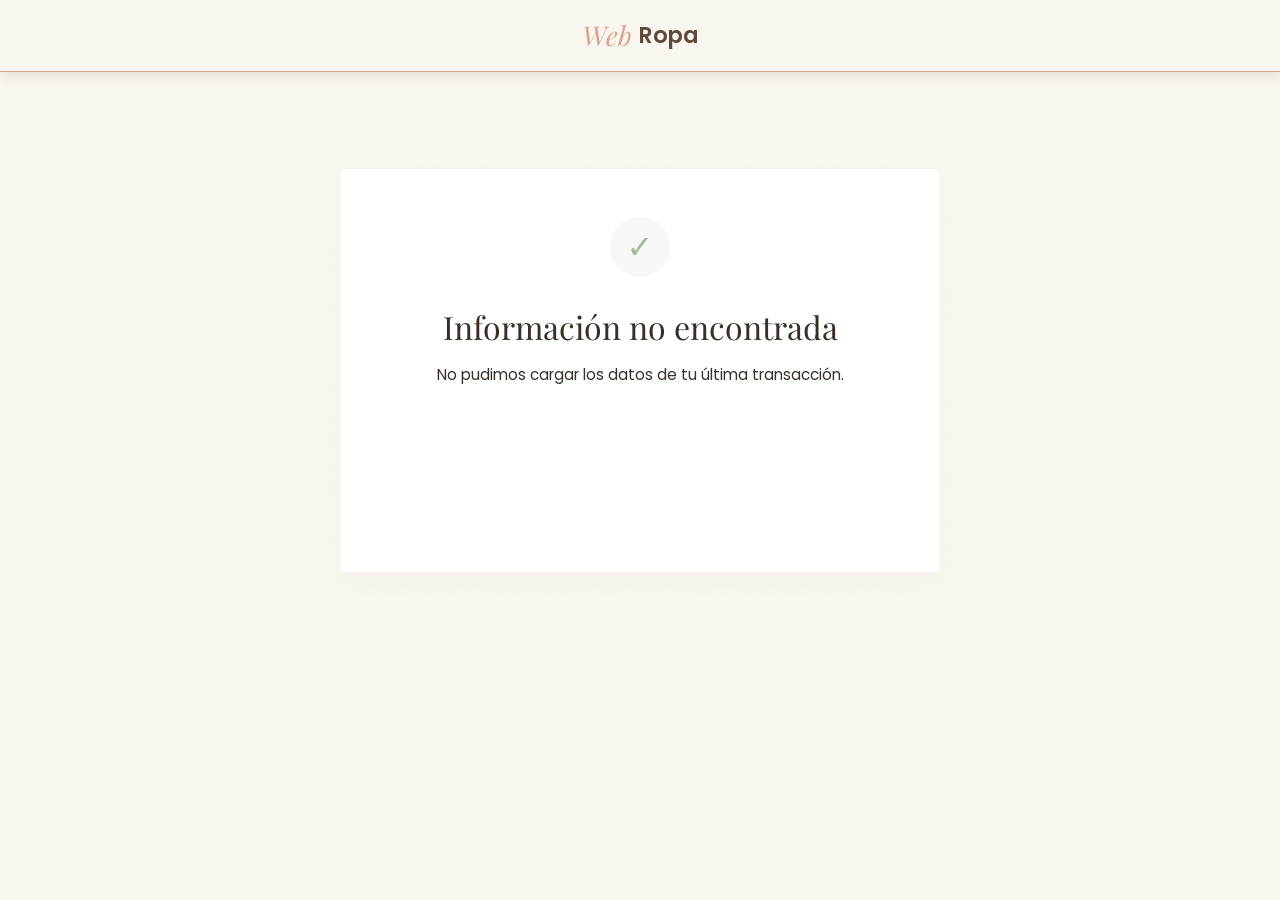
<file: Frontend/exito.html>
<!DOCTYPE html>
<html lang="es">
<head>
  <meta charset="UTF-8" />
  <meta name="viewport" content="width=device-width, initial-scale=1.0" />
  <title>Transacción Exitosa — WebRopa</title>
  <link href="https://fonts.googleapis.com/css2?family=Playfair+Display:ital,wght@0,400;0,600;0,700;1,400&family=Poppins:wght@300;400;500;600&display=swap" rel="stylesheet" />
  <link rel="stylesheet" href="css/style.css" />
  <link rel="stylesheet" href="css/checkout.css" />
</head>
<body>
  <header class="navbar" role="banner">
    <div class="navbar__inner" style="justify-content: center;">
      <a href="index.html" class="navbar__logo">
        <span class="logo__script">Web</span><span class="logo__block">Ropa</span>
      </a>
    </div>
  </header>

  <main class="checkout-page section-container" id="checkout-success-view">
    <div class="success-card">
      <div class="success-icon-wrap" id="icon-wrap">✓</div>
      <h1 class="success-title" id="exito-titulo">¡Gracias por tu compra!</h1>
      <p class="success-subtitle" id="exito-subtitulo">Tu transacción ha sido procesada.</p>
      
      <div class="receipt-box" id="rec-box" style="display:none;">
        <h2 class="receipt-box__title">Comprobante Electrónico</h2>
        <div class="receipt-row" id="row-boleta" style="display:none;"><strong>Número de Boleta:</strong> <span id="rec-numero">—</span></div>
        <div class="receipt-row" id="row-cliente" style="display:none;"><strong>Cliente Titular:</strong> <span id="rec-cliente">—</span></div>
        <div class="receipt-row"><strong>Estado del Pedido:</strong> <span class="badge badge--success" id="rec-estado">CONFIRMADO / PAGADO</span></div>
        <div class="receipt-row" id="rec-row-codigo-recojo" style="display:none;">
            <strong>Código de Recojo en Tienda:</strong> <code id="rec-codigo-recojo" style="background:#F3F6F1; padding:4px 8px; font-weight:600; color:var(--color-sage);">—</code>
        </div>
        <hr style="border:0; border-top:1px dashed #ddd; margin:1rem 0;" />
        <div class="receipt-row"><strong>Monto Total Cancelado:</strong> <strong id="rec-total" style="font-size:1.1rem; color:#2A2A2A;">—</strong></div>
      </div>

      <a href="index.html" id="btn-volver" class="btn-primary" style="display:inline-block; text-decoration:none; margin-top:2rem;">Volver a la tienda</a>
    </div>
  </main>

  <script>
    const urlParams = new URLSearchParams(window.location.search);
    const empresaId = urlParams.get('empresa');
    
    if (empresaId) {
      document.getElementById("btn-volver").href = `index.html?empresa=${empresaId}`;
    }

    const txRaw = localStorage.getItem('webropa_last_transaction');
    if (!txRaw) {
      document.getElementById("exito-titulo").textContent = "Información no encontrada";
      document.getElementById("exito-subtitulo").textContent = "No pudimos cargar los datos de tu última transacción.";
    } else {
      const tx = JSON.parse(txRaw);
      document.getElementById("rec-box").style.display = "block";

      // Siempre mostramos la boleta y el total si existen en la transacción
      if (tx.boleta) {
        document.getElementById("row-boleta").style.display = "flex";
        document.getElementById("row-cliente").style.display = "flex";
        document.getElementById("rec-numero").textContent = tx.boleta.numero_boleta;
        document.getElementById("rec-cliente").textContent = tx.boleta.nombre_cliente;
        document.getElementById("rec-total").textContent = `S/. ${tx.boleta.total.toFixed(2)}`;
      } else if (tx.pago) {
        document.getElementById("rec-total").textContent = `S/. ${tx.pago.monto.toFixed(2)}`;
      }
      
      // Mostrar código de recojo o de envío a domicilio
      if (tx.recojo && tx.recojo.codigo_recojo) {
        document.getElementById("rec-row-codigo-recojo").style.display = "flex";
        document.getElementById("rec-row-codigo-recojo").querySelector("strong").textContent = "Código de Recojo en Tienda:";
        document.getElementById("rec-codigo-recojo").textContent = tx.recojo.codigo_recojo;
      } else if (tx.envio && tx.envio.codigo_seguimiento) {
        document.getElementById("rec-row-codigo-recojo").style.display = "flex";
        document.getElementById("rec-row-codigo-recojo").querySelector("strong").textContent = "Código de Seguimiento de Envío:";
        document.getElementById("rec-codigo-recojo").textContent = tx.envio.codigo_seguimiento;
      }

      // Mensaje de éxito dinámico según estado
      if (tx.pago && tx.pago.estado === 'PENDIENTE') {
        document.getElementById("icon-wrap").textContent = "⏳";
        document.getElementById("exito-titulo").textContent = "¡Pago Recibido!";
        document.getElementById("exito-subtitulo").textContent = `Tu transacción por ${tx.pago.metodo} está siendo verificada por nuestro equipo.`;
        
        let recEstado = document.getElementById("rec-estado");
        recEstado.textContent = "PENDIENTE DE VERIFICACIÓN";
        recEstado.className = "badge badge--warning";
        recEstado.style.backgroundColor = "#FFF3CD";
        recEstado.style.color = "#856404";
      } else if (tx.pago) {
        document.getElementById("icon-wrap").textContent = "✓";
        document.getElementById("exito-titulo").textContent = "¡Pago Validado!";
        document.getElementById("exito-subtitulo").textContent = `Tu transacción ha sido validada de forma exitosa.`;
        document.getElementById("rec-estado").textContent = "CONFIRMADO / PAGADO";
      }

      // Opcional: borrar el localStorage para que no se re-use
      localStorage.removeItem('webropa_last_transaction');
    }
  </script>
</body>
</html>
</file>
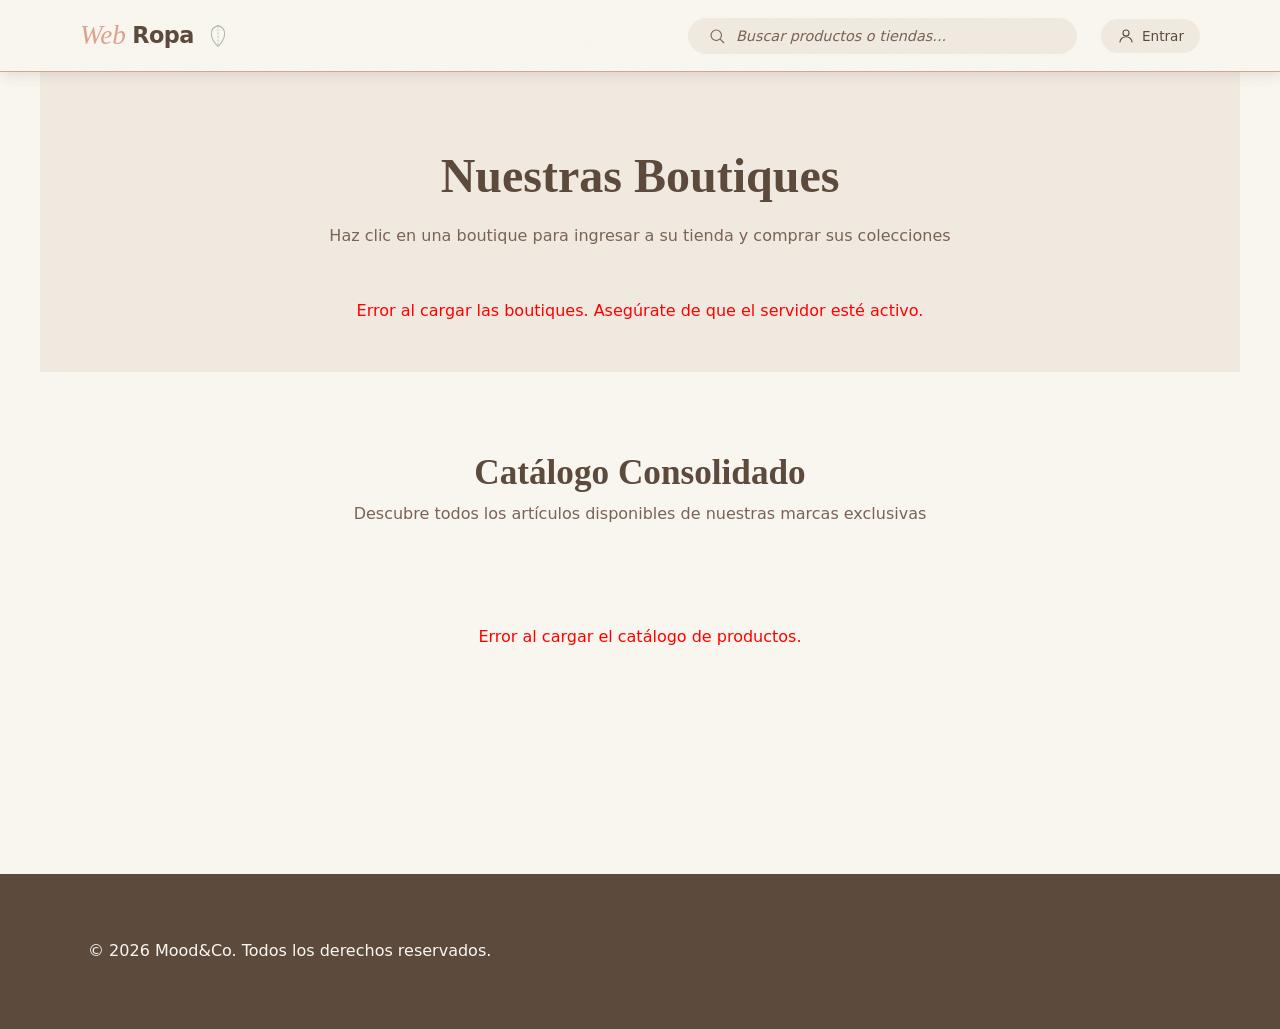
<file: Frontend/mis-pedidos.html>
<!DOCTYPE html>
<html lang="es">
<head>
  <meta charset="UTF-8" />
  <meta name="viewport" content="width=device-width, initial-scale=1.0" />
  <title>Mis Pedidos — WebRopa</title>

  <link rel="preconnect" href="https://fonts.googleapis.com" />
  <link rel="preconnect" href="https://fonts.gstatic.com" crossorigin />
  <link href="https://fonts.googleapis.com/css2?family=Playfair+Display:ital,wght@0,400;0,600;0,700;1,400&family=Poppins:wght@300;400;500;600&display=swap" rel="stylesheet" />

  <link rel="stylesheet" href="css/style.css" />

  <style>
    .orders-container {
      max-width: 900px;
      margin: 4rem auto;
    }
    .order-card {
      background: var(--color-bg);
      border-radius: 12px;
      padding: 1.5rem;
      margin-bottom: 1.5rem;
      border: 1px solid var(--color-border);
      display: flex;
      flex-direction: column;
      gap: 1rem;
      transition: transform 0.2s, box-shadow 0.2s;
    }
    .order-card:hover {
      box-shadow: 0 4px 15px rgba(0,0,0,0.05);
      transform: translateY(-2px);
    }
    .order-header {
      display: flex;
      justify-content: space-between;
      align-items: center;
      border-bottom: 1px solid var(--color-border);
      padding-bottom: 1rem;
    }
    .order-header h3 {
      font-family: var(--font-serif);
      margin: 0;
      font-size: 1.3rem;
      color: var(--color-primary);
    }
    .order-meta {
      display: flex;
      gap: 2rem;
      color: var(--color-muted);
      font-size: 0.9rem;
      flex-wrap: wrap;
    }
    .order-items {
      display: grid;
      grid-template-columns: repeat(auto-fill, minmax(200px, 1fr));
      gap: 1rem;
    }
    .order-item-mini {
      display: flex;
      align-items: center;
      gap: 0.75rem;
      background: #fafafa;
      padding: 0.75rem;
      border-radius: 8px;
    }
    .order-item-mini img {
      width: 50px;
      height: 50px;
      object-fit: cover;
      border-radius: 6px;
    }
    .order-item-mini h4 {
      margin: 0;
      font-size: 0.85rem;
      font-weight: 500;
      color: var(--color-text);
    }
    .order-item-mini p {
      margin: 0;
      font-size: 0.75rem;
      color: var(--color-muted);
    }
    .order-footer {
      display: flex;
      justify-content: space-between;
      align-items: flex-start;
      padding-top: 1rem;
      border-top: 1px dashed var(--color-border);
      gap: 1rem;
      flex-wrap: wrap;
    }
    .order-total {
      font-weight: 600;
      font-size: 1.1rem;
    }

    /* Estados */
    .badge-estado {
      padding: 0.4rem 0.8rem;
      border-radius: 20px;
      font-size: 0.8rem;
      font-weight: 600;
      text-transform: uppercase;
    }
    .estado-PENDIENTE        { background: #fff3cd; color: #856404; }
    .estado-CONFIRMADO       { background: #d4edda; color: #155724; }
    .estado-EN_PREPARACION   { background: #cce5ff; color: #004085; }
    .estado-LISTO_PARA_RECOGER { background: #FDF7E3; color: #C89B1F; }
    .estado-RECOGIDO         { background: #e2e3e5; color: #383d41; }
    .estado-CANCELADO        { background: #f8d7da; color: #721c24; }
    .estado-NO_RECOGIDO      { background: #f8d7da; color: #721c24; }
    .estado-EN_CAMINO        { background: #cce5ff; color: #004085; }
    .estado-ENTREGADO        { background: #e2e3e5; color: #383d41; }

    /* Campanita */
    .notif-wrapper { position: relative; display: none; margin-right: 1rem; }
    .notif-btn {
      background: none; border: none; cursor: pointer;
      position: relative; padding: 6px; color: var(--color-text);
      display: flex; align-items: center;
    }
    .notif-badge {
      display: none; position: absolute; top: -2px; right: -2px;
      background: #c94c4c; color: #fff; border-radius: 50%;
      width: 17px; height: 17px; font-size: 10px;
      align-items: center; justify-content: center; font-weight: 700;
    }
    .notif-dropdown {
      display: none; position: absolute; right: 0; top: 40px;
      background: #fff; border: 1px solid #e8e8e8;
      border-radius: 12px; width: 320px; max-height: 400px;
      overflow-y: auto; box-shadow: 0 6px 24px rgba(0,0,0,0.1); z-index: 1000;
    }
    .notif-header {
      padding: 12px 16px; border-bottom: 1px solid #f0f0f0;
      font-weight: 600; font-size: 0.9rem; color: var(--color-primary);
    }
    .notif-item {
      padding: 12px 16px; border-bottom: 1px solid #f8f8f8;
      cursor: pointer; transition: background 0.15s;
    }
    .notif-item:hover { background: #fafafa; }
    .notif-item.leida { opacity: 0.55; }
    .notif-item-inner { display: flex; gap: 10px; align-items: flex-start; }
    .notif-icon { font-size: 1.2rem; flex-shrink: 0; }
    .notif-msg  { font-size: 0.82rem; color: #333; line-height: 1.4; }
    .notif-fecha { font-size: 0.72rem; color: #999; margin-top: 3px; }

    .empty-state {
      text-align: center;
      padding: 4rem 1rem;
      color: var(--color-muted);
    }

    /* Badges de pago */
    .badge-pagado    { background: #d4edda; color: #155724; }
    .badge-sin-pagar { background: #fff3cd; color: #856404; }

    /* Tabs de filtro */
    .filter-tabs { display: flex; gap: 8px; flex-wrap: wrap; margin-bottom: 1.5rem; }
    .filter-tab {
      padding: 0.35rem 1.1rem; border-radius: 20px;
      border: 1.5px solid var(--color-border);
      background: transparent; font-size: 0.85rem; cursor: pointer;
      color: var(--color-muted); transition: all 0.2s; font-family: inherit;
    }
    .filter-tab.active {
      background: var(--color-primary);
      border-color: var(--color-primary);
      color: #fff;
    }
    .filter-tab:hover:not(.active) { background: #f5f5f5; }

    /* Resumen estadístico */
    .stats-bar {
      gap: 2rem; flex-wrap: wrap;
      background: var(--color-bg); border: 1px solid var(--color-border);
      border-radius: 12px; padding: 1rem 1.5rem; margin-bottom: 1.5rem;
    }
    .stat-item  { display: flex; flex-direction: column; gap: 0.15rem; }
    .stat-label { font-size: 0.7rem; color: var(--color-muted); text-transform: uppercase; letter-spacing: 0.6px; }
    .stat-value { font-size: 1.15rem; font-weight: 600; color: var(--color-primary); }

    /* Timeline */
    .order-timeline {
      display: flex; align-items: flex-start;
      overflow-x: auto; padding: 0.5rem 0;
      scrollbar-width: none;
    }
    .order-timeline::-webkit-scrollbar { display: none; }
    .tl-step {
      display: flex; flex-direction: column; align-items: center;
      min-width: 60px; flex: 1; position: relative;
    }
    .tl-step:not(:last-child)::after {
      content: ''; position: absolute; top: 10px;
      left: calc(50% + 12px); right: calc(-50% + 12px);
      height: 2px; background: #e0e0e0; z-index: 0;
    }
    .tl-step.done:not(:last-child)::after { background: #6b8f71; }
    .tl-dot {
      width: 22px; height: 22px; border-radius: 50%;
      border: 2px solid #e0e0e0; background: #fff;
      z-index: 1; position: relative;
      display: flex; align-items: center; justify-content: center;
      font-size: 0.7rem; font-weight: 700; transition: all 0.2s;
    }
    .tl-step.done .tl-dot {
      background: #6b8f71; border-color: #6b8f71; color: #fff;
    }
    .tl-step.active .tl-dot {
      background: var(--color-primary, #2c2c2c);
      border-color: var(--color-primary, #2c2c2c);
      color: #fff; box-shadow: 0 0 0 3px rgba(44,44,44,0.12);
    }
    .tl-label {
      font-size: 0.6rem; color: var(--color-muted);
      margin-top: 5px; text-align: center;
      line-height: 1.2; white-space: nowrap;
    }
    .tl-step.active .tl-label { color: var(--color-primary); font-weight: 600; }
    .tl-step.done   .tl-label { color: #6b8f71; }

    /* Botones de acción en tarjeta */
    .order-actions { display: flex; gap: 8px; flex-wrap: wrap; margin-top: 6px; }
    .btn-action {
      padding: 0.35rem 0.9rem; border-radius: 20px; font-size: 0.8rem;
      font-weight: 500; border: 1.5px solid; cursor: pointer;
      font-family: inherit; transition: all 0.2s; background: transparent;
    }
    .btn-action-boleta     { border-color: #004085; color: #004085; }
    .btn-action-boleta:hover     { background: #004085; color: #fff; }
    .btn-action-devolucion { border-color: #721c24; color: #721c24; }
    .btn-action-devolucion:hover { background: #721c24; color: #fff; }

    /* Badge de devolución */
    .badge-dev {
      display: inline-block; font-size: 0.72rem; padding: 3px 9px;
      border-radius: 12px; font-weight: 600;
    }
    .dev-SOLICITADA  { background: #fff3cd; color: #856404; }
    .dev-APROBADA    { background: #d4edda; color: #155724; }
    .dev-RECHAZADA   { background: #f8d7da; color: #721c24; }
    .dev-REEMBOLSADA { background: #e2e3e5; color: #383d41; }

    /* Modal overlay */
    .modal-overlay {
      display: none; position: fixed; inset: 0; z-index: 9000;
      background: rgba(0,0,0,0.45);
      align-items: center; justify-content: center;
    }
    .modal-overlay.open { display: flex; }
    .modal-box {
      background: #fff; border-radius: 14px; padding: 2rem;
      width: 95%; max-width: 480px; max-height: 90vh;
      overflow-y: auto; box-shadow: 0 12px 40px rgba(0,0,0,0.18);
      position: relative;
    }
    .modal-box h2 {
      font-family: var(--font-serif);
      margin: 0 0 1.25rem; font-size: 1.35rem;
    }
    .modal-close {
      position: absolute; top: 1rem; right: 1rem;
      background: none; border: none; font-size: 1.3rem;
      cursor: pointer; color: var(--color-muted); line-height: 1;
    }
    .modal-field { margin-bottom: 1rem; }
    .modal-field label { display: block; font-size: 0.85rem; font-weight: 500; margin-bottom: 0.35rem; }
    .modal-field select,
    .modal-field input[type="number"],
    .modal-field textarea {
      width: 100%; padding: 0.6rem 0.8rem;
      border: 1.5px solid var(--color-border);
      border-radius: 8px; font-family: inherit; font-size: 0.9rem;
      box-sizing: border-box; transition: border-color 0.15s;
    }
    .modal-field select:focus,
    .modal-field input:focus,
    .modal-field textarea:focus { outline: none; border-color: var(--color-primary); }
    .btn-modal-submit {
      width: 100%; padding: 0.75rem; background: var(--color-primary); color: #fff;
      border: none; border-radius: 8px; font-family: inherit;
      font-size: 0.95rem; font-weight: 600; cursor: pointer;
      margin-top: 0.5rem; transition: opacity 0.2s;
    }
    .btn-modal-submit:hover    { opacity: 0.9; }
    .btn-modal-submit:disabled { opacity: 0.5; cursor: not-allowed; }

    /* Recibo de boleta */
    .boleta-receipt {
      border: 1px solid var(--color-border); border-radius: 8px;
      padding: 1rem; margin-bottom: 1rem;
    }
    .boleta-num { font-size: 1.05rem; font-weight: 700; color: var(--color-primary); margin-bottom: 0.75rem; }
    .boleta-row { display: flex; justify-content: space-between; padding: 0.3rem 0; font-size: 0.88rem; }
    .boleta-divider { border: none; border-top: 1px dashed var(--color-border); margin: 0.5rem 0; }
    .boleta-row.total-row { font-weight: 700; font-size: 1rem; }
  </style>
</head>
<body>

  <header class="navbar" role="banner">
    <div class="navbar__inner">
      <a href="index.html" class="navbar__logo" id="logo-link">
        <span class="logo__script">Web</span><span class="logo__block">Ropa</span>
      </a>

      <div class="navbar__actions">
        <!-- Campanita de notificaciones -->
        <div class="notif-wrapper" id="notif-wrapper">
          <button class="notif-btn" id="notif-btn" aria-label="Notificaciones">
            <svg width="20" height="20" viewBox="0 0 24 24" fill="none" stroke="currentColor" stroke-width="1.8" stroke-linecap="round" stroke-linejoin="round" aria-hidden="true">
              <path d="M18 8A6 6 0 0 0 6 8c0 7-3 9-3 9h18s-3-2-3-9"/>
              <path d="M13.73 21a2 2 0 0 1-3.46 0"/>
            </svg>
            <span class="notif-badge" id="notif-badge"></span>
          </button>
          <div class="notif-dropdown" id="notif-dropdown">
            <div class="notif-header">Notificaciones</div>
            <div id="notif-list"></div>
          </div>
        </div>

        <!-- User dropdown -->
        <div class="user-menu" id="user-menu">
          <button class="user-menu__trigger" id="user-menu-trigger" aria-expanded="false" aria-haspopup="true" aria-label="Menú de usuario">
            <svg class="icon-user" viewBox="0 0 24 24" fill="none" stroke="currentColor" stroke-width="1.5" aria-hidden="true">
              <circle cx="12" cy="8" r="4"/>
              <path d="M4 20 C4 16, 8 13, 12 13 S20 16, 20 20" stroke-linecap="round"/>
            </svg>
            <span class="user-menu__name" id="user-display-name">Entrar</span>
          </button>
          <div class="user-menu__dropdown" id="user-dropdown" role="menu" aria-hidden="true">
            <div class="dropdown-guest" id="dropdown-guest-view">
              <button class="dropdown-item dropdown-item--cta" id="btn-open-login" role="menuitem" onclick="window.location.href='index.html'">
                Iniciar sesión
              </button>
            </div>
            <div class="dropdown-user" id="dropdown-user-view" style="display:none;">
              <a href="perfil.html" class="dropdown-item" role="menuitem">Mi Perfil</a>
              <a href="#" id="nav-mis-pedidos" class="dropdown-item" role="menuitem">Mis Pedidos</a>
              <hr class="dropdown-divider"/>
              <button class="dropdown-item dropdown-item--danger" id="btn-logout" role="menuitem">Cerrar sesión</button>
            </div>
          </div>
        </div>
      </div>
    </div>
  </header>

  <main class="section-container">
    <div class="orders-container">
      <h1 style="font-family: var(--font-serif); margin-bottom: 1.5rem;">Mis Pedidos</h1>

      <!-- Barra de resumen estadístico -->
      <div class="stats-bar" id="stats-bar" style="display:none;">
        <div class="stat-item">
          <span class="stat-label">Total de pedidos</span>
          <span class="stat-value" id="stat-total">0</span>
        </div>
        <div class="stat-item">
          <span class="stat-label">Completados</span>
          <span class="stat-value" id="stat-completados">0</span>
        </div>
        <div class="stat-item">
          <span class="stat-label">Total gastado</span>
          <span class="stat-value" id="stat-gastado">S/. 0.00</span>
        </div>
        <div class="stat-item">
          <span class="stat-label">Por pagar</span>
          <span class="stat-value" id="stat-por-pagar">0</span>
        </div>
      </div>

      <div class="filter-tabs" id="filter-tabs" style="display:none;">
        <button class="filter-tab active" data-filter="todos"       onclick="filtrarPedidos('todos')">Todos</button>
        <button class="filter-tab"        data-filter="por-pagar"   onclick="filtrarPedidos('por-pagar')">Por pagar</button>
        <button class="filter-tab"        data-filter="en-proceso"  onclick="filtrarPedidos('en-proceso')">En proceso</button>
        <button class="filter-tab"        data-filter="completados" onclick="filtrarPedidos('completados')">Completados</button>
      </div>

      <div id="orders-list">
        <p style="text-align:center;">Cargando pedidos...</p>
      </div>
    </div>
  </main>

  <!-- Modal: Ver Boleta -->
  <div class="modal-overlay" id="modal-boleta">
    <div class="modal-box">
      <button class="modal-close" onclick="cerrarBoleta()">&#x2715;</button>
      <h2>Boleta de Venta</h2>
      <div class="boleta-receipt">
        <div class="boleta-num" id="bol-numero"></div>
        <div class="boleta-row"><span style="color:var(--color-muted);">Cliente</span><span id="bol-cliente"></span></div>
        <div class="boleta-row"><span style="color:var(--color-muted);">DNI</span><span id="bol-dni"></span></div>
        <div class="boleta-row"><span style="color:var(--color-muted);">Pedido</span><span id="bol-pedido"></span></div>
        <hr class="boleta-divider"/>
        <div class="boleta-row"><span>Subtotal</span><span id="bol-subtotal"></span></div>
        <div class="boleta-row"><span>IGV (18%)</span><span id="bol-igv"></span></div>
        <hr class="boleta-divider"/>
        <div class="boleta-row total-row"><span>Total</span><span id="bol-total"></span></div>
      </div>
      <p id="bol-estado-wrap" style="font-size:0.82rem; color:var(--color-muted); margin:0 0 1rem;"></p>
      <button class="btn-modal-submit" onclick="imprimirBoleta()">Imprimir / Guardar PDF</button>
    </div>
  </div>

  <!-- Modal: Solicitar Devolución -->
  <div class="modal-overlay" id="modal-devolucion">
    <div class="modal-box">
      <button class="modal-close" onclick="cerrarModalDevolucion()">&#x2715;</button>
      <h2>Solicitar Devolución</h2>
      <div class="modal-field">
        <label>Producto a devolver</label>
        <select id="dev-item-select" onchange="actualizarMontoPreview()"></select>
      </div>
      <div class="modal-field">
        <label>Motivo</label>
        <select id="dev-motivo">
          <option value="DEFECTUOSO">Producto defectuoso</option>
          <option value="TALLA_INCORRECTA">Talla incorrecta</option>
          <option value="COLOR_INCORRECTO">Color incorrecto</option>
          <option value="OTRO">Otro motivo</option>
        </select>
      </div>
      <div class="modal-field">
        <label>Cantidad a devolver</label>
        <input type="number" id="dev-cantidad" min="1" value="1" oninput="actualizarMontoPreview()" />
      </div>
      <p id="dev-monto-preview" style="font-size:0.85rem; color:var(--color-muted); margin:0 0 0.75rem;"></p>
      <p id="dev-error" style="color:#c94c4c; font-size:0.85rem; display:none; margin:0 0 0.5rem;"></p>
      <button class="btn-modal-submit" id="dev-submit-btn" onclick="enviarDevolucion()">Enviar solicitud</button>
    </div>
  </div>

  <script src="config/config.js"></script>
  <script src="services/api.service.js"></script>
  <script src="js/app.js"></script>
  <script>
    let _authToken      = '';
    const _boletasMap      = {};
    const _itemsMap        = {};
    const _devolucionesMap = {};
    let _modalPedidoId  = null;
    let _boletaPedidoId = null;

    document.addEventListener("DOMContentLoaded", () => {
      const sesion = JSON.parse(localStorage.getItem('webropa_user') || 'null');
      if (!sesion || !sesion.token) {
        alert("Debes iniciar sesión para ver tus pedidos.");
        window.location.href = 'index.html';
        return;
      }

      const urlParams = new URLSearchParams(window.location.search);
      const empresaId = urlParams.get('empresa');
      if (empresaId) document.getElementById('logo-link').href = `index.html?empresa=${empresaId}`;

      cargarPedidos(sesion.clientId, sesion.token);
      cargarNotificaciones(sesion.clientId, sesion.token);
    });

    async function cargarPedidos(usuarioId, token) {
      _authToken = token;
      const container = document.getElementById("orders-list");
      const headers   = { 'Authorization': 'Bearer ' + token };

      try {
        const res = await fetch(`${CONFIG.API_URL}/pedidos/usuario/${usuarioId}`, { headers });

        if (!res.ok) {
          if (res.status === 404 || res.status === 200) {
            const text = await res.text();
            if (text.includes("no tiene pedidos")) {
              container.innerHTML = `<div class="empty-state">
                <h2>Aún no has realizado ninguna compra ✦</h2>
                <p>Explora nuestras boutiques y encuentra prendas únicas.</p>
                <a href="portal.html" class="btn-primary" style="display:inline-block; margin-top:1rem; text-decoration:none;">Ver Tiendas</a>
              </div>`;
              return;
            }
          }
          throw new Error("Error de API");
        }

        const pedidos = await res.json();

        if (!Array.isArray(pedidos) || pedidos.length === 0) {
          container.innerHTML = `<div class="empty-state">
            <h2>Aún no has realizado ninguna compra ✦</h2>
            <p>Explora nuestras boutiques y encuentra prendas únicas.</p>
            <a href="portal.html" class="btn-primary" style="display:inline-block; margin-top:1rem; text-decoration:none;">Ver Tiendas</a>
          </div>`;
          return;
        }

        pedidos.sort((a, b) => b.id - a.id);
        container.innerHTML = "";

        for (const p of pedidos) {
          // 4 fetches en paralelo por pedido
          const [resItems, resBoleta, resDevs, resRecojo] = await Promise.all([
            fetch(`${CONFIG.API_URL}/pedidoitems/pedido/${p.id}`,    { headers }),
            fetch(`${CONFIG.API_URL}/boletas/pedido/${p.id}`,        { headers }),
            fetch(`${CONFIG.API_URL}/devoluciones/pedido/${p.id}`,   { headers }),
            fetch(`${CONFIG.API_URL}/recojotienda/pedido/${p.id}`,   { headers })
          ]);

          const items   = resItems.ok  ? await resItems.json()  : [];
          const boletas = resBoleta.ok ? await resBoleta.json() : [];
          const devs    = resDevs.ok   ? await resDevs.json()   : [];

          _itemsMap[p.id]        = items;
          _boletasMap[p.id]      = boletas.length > 0 ? boletas[0] : null;
          _devolucionesMap[p.id] = Array.isArray(devs) ? devs : [];

          // ── Items HTML ──
          let itemsHtml = "";
          items.forEach(item => {
            const prod = item.variante?.producto;
            if (prod) {
              itemsHtml += `
                <div class="order-item-mini">
                  <img src="${prod.imagen_url || 'https://images.unsplash.com/photo-1515886657613-9f3515b0c78f?w=100&q=80'}" alt="img" />
                  <div>
                    <h4>${prod.nombre}</h4>
                    <p>Talla: ${item.variante.talla} | Cant: ${item.cantidad}</p>
                  </div>
                </div>
              `;
            }
          });

          // ── Recojo HTML ──
          let recojoHtml = "";
          let esRecojo   = false;
          try {
            if (resRecojo.ok) {
              const recojoData = await resRecojo.json();
              if (recojoData && recojoData.codigo_recojo) {
                esRecojo = true;
                let recojoClase = "";
                let recojoAviso = "";
                if (recojoData.estado === "RECOGIDO" || p.estado === "RECOGIDO") {
                  recojoClase = "style='color:#888; text-decoration:line-through;'";
                  recojoAviso = "<span style='color:#777; font-size:0.8rem; margin-left:8px;'>(Pedido Recogido)</span>";
                } else if (p.estado === "LISTO_PARA_RECOGER") {
                  recojoClase = "style='color:var(--color-sage); font-weight:bold;'";
                  recojoAviso = "<span style='color:var(--color-sage); font-size:0.8rem; margin-left:8px; font-weight:600;'>(¡Listo para retirar en tienda!)</span>";
                } else {
                  recojoClase = "style='color:#444;'";
                  recojoAviso = "<span style='color:#C89B1F; font-size:0.8rem; margin-left:8px;'>(Código listo. Podrás retirar cuando el estado sea LISTO PARA RECOGER)</span>";
                }
                recojoHtml = `
                  <div style="background:#f8faf6; border:1px solid #e9eee6; border-radius:8px; padding:10px 14px; display:flex; align-items:center; justify-content:space-between; flex-wrap:wrap; gap:8px;">
                    <div>
                      <strong style="font-size:0.85rem; color:#555;">Código de Recojo en Tienda:</strong>
                      <code ${recojoClase} style="background:#fff; border:1px solid #d3dbcf; padding:3px 8px; border-radius:4px; font-family:monospace; font-size:0.95rem; margin-left:6px;">${recojoData.codigo_recojo}</code>
                      ${recojoAviso}
                    </div>
                  </div>
                `;
              }
            }
          } catch (err) {
            console.error("Error al consultar recojo:", err);
          }

          // ── Timeline ──
          const timelineHtml = buildTimeline(p.estado, esRecojo);

          // ── Botón Ver Boleta ──
          let boletaBtn = '';
          if (p.pago_confirmado && _boletasMap[p.id]) {
            boletaBtn = `<button class="btn-action btn-action-boleta" onclick="verBoleta(${p.id})">Ver Boleta</button>`;
          }

          // ── Devolución ──
          let devHtml = '';
          const DEVOLVIBLES = ['RECOGIDO', 'ENTREGADO'];
          if (DEVOLVIBLES.includes(p.estado)) {
            const devsArr = _devolucionesMap[p.id];
            if (devsArr.length > 0) {
              const ultima = devsArr[devsArr.length - 1];
              devHtml = `<span class="badge-dev dev-${ultima.estado}">&#x21A9; Dev. ${ultima.estado}</span>`;
              if (ultima.estado === 'SOLICITADA') {
                devHtml += ` <button class="btn-action btn-action-devolucion" onclick="abrirDevolucion(${p.id})">+ Otra</button>`;
              }
            } else {
              devHtml = `<button class="btn-action btn-action-devolucion" onclick="abrirDevolucion(${p.id})">Solicitar devolución</button>`;
            }
          }

          const notaHtml = p.notas
            ? `<div style="font-size:0.82rem; color:var(--color-muted); margin-top:4px; font-style:italic;">Nota: ${p.notas}</div>`
            : '';

          const empresaNom = p.empresa
            ? (p.empresa.nombre_comercial || p.empresa.razon_social)
            : 'WebRopa Multi-Tenant';

          const card = document.createElement("div");
          card.className    = "order-card";
          card.dataset.estado = p.estado;
          card.dataset.pagado = String(p.pago_confirmado);
          card.innerHTML = `
            <div class="order-header">
              <div>
                <h3>Orden #${p.id}</h3>
                <div class="order-meta">
                  <span>${p.fecha_creacion || 'Fecha no disponible'}</span>
                  <span><strong>Tienda:</strong> ${empresaNom}</span>
                </div>
              </div>
              <div style="display:flex; gap:6px; flex-wrap:wrap; align-items:center;">
                <span class="badge-estado estado-${p.estado}">${p.estado.replace(/_/g, ' ')}</span>
                ${p.pago_confirmado
                  ? `<span class="badge-estado badge-pagado">&#x2713; Pagado</span>`
                  : `<span class="badge-estado badge-sin-pagar">Pago pendiente</span>`}
              </div>
            </div>
            <div class="order-items">${itemsHtml}</div>
            ${timelineHtml}
            ${recojoHtml}
            <div class="order-footer">
              <div>
                <span style="color:var(--color-muted); font-size:0.9rem;">Subtotal: S/. ${p.subtotal.toFixed(2)} | Dscto: S/. ${p.descuento.toFixed(2)}</span>
                ${notaHtml}
              </div>
              <div style="display:flex; flex-direction:column; align-items:flex-end; gap:6px;">
                <div class="order-total">Total: S/. ${p.total.toFixed(2)}</div>
                <div class="order-actions">${boletaBtn}${devHtml}</div>
              </div>
            </div>
          `;
          container.appendChild(card);
        }

        // Mostrar tabs y stats
        document.getElementById('filter-tabs').style.display = 'flex';
        const COMPS = ['RECOGIDO', 'ENTREGADO'];
        document.getElementById('stat-total').textContent       = pedidos.length;
        document.getElementById('stat-completados').textContent = pedidos.filter(p => COMPS.includes(p.estado)).length;
        document.getElementById('stat-gastado').textContent     = 'S/. ' + pedidos
          .filter(p => p.pago_confirmado)
          .reduce((s, p) => s + p.total, 0)
          .toFixed(2);
        document.getElementById('stat-por-pagar').textContent   = pedidos.filter(p => !p.pago_confirmado).length;
        document.getElementById('stats-bar').style.display      = 'flex';

      } catch (err) {
        container.innerHTML = `<p style="color:#c94c4c;">Hubo un problema al cargar tu historial. Intenta nuevamente.</p>`;
        console.error(err);
      }
    }

    /* ── Timeline ──────────────────────────────────── */
    function buildTimeline(estado, esRecojo) {
      const PASOS_R  = ['PENDIENTE','CONFIRMADO','EN_PREPARACION','LISTO_PARA_RECOGER','RECOGIDO'];
      const LABELS_R = ['Pendiente','Confirmado','Preparando','Listo','Recogido'];
      const PASOS_E  = ['PENDIENTE','CONFIRMADO','EN_PREPARACION','EN_CAMINO','ENTREGADO'];
      const LABELS_E = ['Pendiente','Confirmado','Preparando','En Camino','Entregado'];

      const pasos  = esRecojo ? PASOS_R  : PASOS_E;
      const labels = esRecojo ? LABELS_R : LABELS_E;

      let eff = estado;
      if (estado === 'NO_RECOGIDO') eff = 'LISTO_PARA_RECOGER';
      const idx = pasos.indexOf(eff);

      let html = '<div class="order-timeline">';
      for (let i = 0; i < pasos.length; i++) {
        let cls = '', dot = '';
        if      (i < idx)  { cls = 'done';   dot = '&#10003;'; }
        else if (i === idx) { cls = 'active'; dot = '&#9679;';  }
        html += `<div class="tl-step ${cls}"><div class="tl-dot">${dot}</div><div class="tl-label">${labels[i]}</div></div>`;
      }
      html += '</div>';
      return html;
    }

    /* ── Modal: Ver Boleta ─────────────────────────── */
    function verBoleta(pedidoId) {
      const b = _boletasMap[pedidoId];
      if (!b) return;
      _boletaPedidoId = pedidoId;
      document.getElementById('bol-numero').textContent   = b.numero_boleta || '-';
      document.getElementById('bol-cliente').textContent  = b.nombre_cliente || '-';
      document.getElementById('bol-dni').textContent      = b.dni_cliente    || '-';
      document.getElementById('bol-pedido').textContent   = '#' + pedidoId;
      document.getElementById('bol-subtotal').textContent = 'S/. ' + (b.subtotal || 0).toFixed(2);
      document.getElementById('bol-igv').textContent      = 'S/. ' + (b.igv     || 0).toFixed(2);
      document.getElementById('bol-total').textContent    = 'S/. ' + (b.total   || 0).toFixed(2);
      document.getElementById('bol-estado-wrap').textContent = 'Estado: ' + (b.estado || 'ACTIVA');
      document.getElementById('modal-boleta').classList.add('open');
    }

    function cerrarBoleta() {
      document.getElementById('modal-boleta').classList.remove('open');
    }

    function imprimirBoleta() {
      const b         = _boletasMap[_boletaPedidoId];
      const pedidoNum = _boletaPedidoId;
      if (!b) return;

      const css = [
        '* { margin:0; padding:0; box-sizing:border-box; }',
        "body { font-family:'Courier New',monospace; padding:32px 28px; font-size:13px; color:#222; }",
        'h1 { font-size:18px; text-align:center; letter-spacing:2px; margin-bottom:4px; }',
        '.sub { text-align:center; color:#666; font-size:11px; margin-bottom:16px; }',
        'hr  { border:none; border-top:1px dashed #999; margin:10px 0; }',
        '.row { display:flex; justify-content:space-between; padding:3px 0; }',
        '.label { color:#555; }',
        '.total { font-weight:bold; font-size:15px; }',
        '.num { font-size:14px; font-weight:bold; text-align:center; margin-bottom:12px; letter-spacing:1px; }',
        '.footer { text-align:center; font-size:10px; color:#888; margin-top:20px; }',
        '@media print { body { padding:16px; } .btn-print { display:none; } }'
      ].join('\n');

      const rows = [
        ['Pedido',  '#' + pedidoNum],
        ['Cliente', b.nombre_cliente || '-'],
        ['DNI',     b.dni_cliente    || '-'],
        ['Estado',  b.estado         || 'ACTIVA']
      ].map(([l, v]) => `<div class="row"><span class="label">${l}</span><span>${v}</span></div>`).join('');

      const html = [
        '<!DOCTYPE html><html lang="es"><head>',
        '<meta charset="UTF-8"/>',
        '<title>Boleta ' + (b.numero_boleta || '') + '</title>',
        '<style>' + css + '</style>',
        '</head><body>',
        '<h1>WebRopa</h1>',
        '<p class="sub">Boleta de Venta Electrónica</p>',
        '<div class="num">' + (b.numero_boleta || '-') + '</div>',
        '<hr/>', rows, '<hr/>',
        '<div class="row"><span>Subtotal</span><span>S/. ' + (b.subtotal || 0).toFixed(2) + '</span></div>',
        '<div class="row"><span>IGV (18%)</span><span>S/. ' + (b.igv     || 0).toFixed(2) + '</span></div>',
        '<hr/>',
        '<div class="row total"><span>TOTAL</span><span>S/. ' + (b.total || 0).toFixed(2) + '</span></div>',
        '<p class="footer">Gracias por tu compra &#x2764;</p>',
        '<br/>',
        '<button class="btn-print" onclick="window.print()" style="width:100%;padding:10px;background:#222;color:#fff;border:none;border-radius:6px;font-size:13px;cursor:pointer;">Imprimir / Guardar PDF</button>',
        '</body></html>'
      ].join('');

      const blob = new Blob([html], { type: 'text/html' });
      const url  = URL.createObjectURL(blob);
      const win  = window.open(url, '_blank');
      if (win) win.focus();
      setTimeout(() => URL.revokeObjectURL(url), 60000);
    }

    /* ── Modal: Solicitar Devolución ───────────────── */
    function abrirDevolucion(pedidoId) {
      _modalPedidoId = pedidoId;
      const items  = _itemsMap[pedidoId] || [];
      const select = document.getElementById('dev-item-select');

      select.innerHTML = items.map(item => {
        const prod  = item.variante?.producto;
        const label = prod
          ? `${prod.nombre} — ${item.variante.talla} (x${item.cantidad})`
          : `Item #${item.id}`;
        return `<option value="${item.id}" data-precio="${item.precio_unitario}" data-max="${item.cantidad}">${label}</option>`;
      }).join('');

      const cantInput = document.getElementById('dev-cantidad');
      cantInput.value = 1;
      if (items.length > 0) cantInput.max = items[0].cantidad;

      document.getElementById('dev-error').style.display   = 'none';
      document.getElementById('dev-submit-btn').disabled   = false;
      document.getElementById('dev-submit-btn').textContent = 'Enviar solicitud';
      actualizarMontoPreview();
      document.getElementById('modal-devolucion').classList.add('open');
    }

    function cerrarModalDevolucion() {
      document.getElementById('modal-devolucion').classList.remove('open');
    }

    function actualizarMontoPreview() {
      const select = document.getElementById('dev-item-select');
      const opt    = select.options[select.selectedIndex];
      if (!opt) return;
      const precio  = parseFloat(opt.dataset.precio || 0);
      const maxCant = parseInt(opt.dataset.max || 1);
      const cantInput = document.getElementById('dev-cantidad');
      cantInput.max   = maxCant;
      const cant  = Math.max(1, Math.min(parseInt(cantInput.value || 1), maxCant));
      const monto = precio * cant;
      document.getElementById('dev-monto-preview').textContent =
        monto > 0 ? `Monto estimado a reembolsar: S/. ${monto.toFixed(2)}` : '';
    }

    async function enviarDevolucion() {
      const itemId   = parseInt(document.getElementById('dev-item-select').value);
      const motivo   = document.getElementById('dev-motivo').value;
      const cantidad = parseInt(document.getElementById('dev-cantidad').value);
      const errorEl  = document.getElementById('dev-error');
      const btn      = document.getElementById('dev-submit-btn');

      if (!itemId || !motivo || !cantidad || cantidad < 1) {
        errorEl.textContent    = 'Por favor completa todos los campos.';
        errorEl.style.display  = 'block';
        return;
      }

      btn.disabled    = true;
      btn.textContent = 'Enviando...';
      errorEl.style.display = 'none';

      try {
        const res = await fetch(`${CONFIG.API_URL}/devoluciones`, {
          method: 'POST',
          headers: {
            'Content-Type': 'application/json',
            'Authorization': 'Bearer ' + _authToken
          },
          body: JSON.stringify({
            pedido:            { id: _modalPedidoId },
            pedidoItem:        { id: itemId },
            motivo:            motivo,
            cantidad_devuelta: cantidad
          })
        });

        if (res.ok) {
          cerrarModalDevolucion();
          window.location.reload();
        } else {
          const msg              = await res.text();
          errorEl.textContent    = msg || 'Error al enviar la solicitud.';
          errorEl.style.display  = 'block';
          btn.disabled           = false;
          btn.textContent        = 'Enviar solicitud';
        }
      } catch (err) {
        errorEl.textContent   = 'Error de conexión.';
        errorEl.style.display = 'block';
        btn.disabled          = false;
        btn.textContent       = 'Enviar solicitud';
      }
    }

    /* ── Filtrado de pedidos ──────────────────────── */
    function filtrarPedidos(filtro) {
      document.querySelectorAll('.filter-tab').forEach(t => {
        t.classList.toggle('active', t.dataset.filter === filtro);
      });

      const ESTADOS_COMPLETADOS = ['RECOGIDO', 'ENTREGADO'];
      const cards = document.querySelectorAll('#orders-list .order-card');

      cards.forEach(card => {
        const estado = card.dataset.estado;
        const pagado = card.dataset.pagado === 'true';
        let mostrar  = true;

        if (filtro === 'por-pagar')
          mostrar = !pagado;
        else if (filtro === 'en-proceso')
          mostrar = pagado && !ESTADOS_COMPLETADOS.includes(estado);
        else if (filtro === 'completados')
          mostrar = ESTADOS_COMPLETADOS.includes(estado);

        card.style.display = mostrar ? '' : 'none';
      });

      const hayVisible = [...cards].some(c => c.style.display !== 'none');
      const anterior   = document.getElementById('filter-empty');
      if (anterior) anterior.remove();
      if (!hayVisible) {
        const div       = document.createElement('div');
        div.id          = 'filter-empty';
        div.className   = 'empty-state';
        div.innerHTML   = '<p>No tienes pedidos en esta categoría.</p>';
        document.getElementById('orders-list').appendChild(div);
      }
    }

    /* ── Notificaciones ────────────────────────────── */
    const NOTIF_ICONOS = {
      LISTO_PARA_RECOGER:    '📦',
      RECOJO_POR_VENCER:     '⚠️',
      NO_RECOGIDO_CANCELADO: '❌'
    };
    const NOTIF_BG = {
      LISTO_PARA_RECOGER:    '#e8f5e9',
      RECOJO_POR_VENCER:     '#fff8e1',
      NO_RECOGIDO_CANCELADO: '#fce4ec'
    };

    async function cargarNotificaciones(usuarioId, token) {
      try {
        const res = await fetch(`${CONFIG.API_URL}/notificaciones/usuario/${usuarioId}`, {
          headers: { 'Authorization': 'Bearer ' + token }
        });
        if (!res.ok) return;
        const notifs = await res.json();

        document.getElementById('notif-wrapper').style.display = 'block';

        const badge    = document.getElementById('notif-badge');
        const noLeidas = notifs.filter(n => !n.leida).length;
        badge.textContent = noLeidas > 9 ? '9+' : String(noLeidas);
        badge.style.display = noLeidas > 0 ? 'flex' : 'none';

        const list = document.getElementById('notif-list');
        if (notifs.length === 0) {
          list.innerHTML = '<div style="padding:20px; text-align:center; color:#888; font-size:0.85rem;">Sin notificaciones</div>';
          return;
        }
        list.innerHTML = notifs.map(n => `
          <div class="notif-item ${n.leida ? 'leida' : ''}"
               style="background:${n.leida ? '#fff' : (NOTIF_BG[n.tipo] || '#f9f9f9')};"
               onclick="marcarLeida(${n.id}, '${token}', this)">
            <div class="notif-item-inner">
              <span class="notif-icon">${NOTIF_ICONOS[n.tipo] || '🔔'}</span>
              <div>
                <div class="notif-msg">${n.mensaje}</div>
                <div class="notif-fecha">${n.fecha}</div>
              </div>
            </div>
          </div>
        `).join('');
      } catch (err) {
        console.error('Error al cargar notificaciones:', err);
      }
    }

    async function marcarLeida(notifId, token, el) {
      if (el.classList.contains('leida')) return;
      try {
        await fetch(`${CONFIG.API_URL}/notificaciones/${notifId}/leida`, {
          method: 'PUT',
          headers: { 'Authorization': 'Bearer ' + token }
        });
        el.classList.add('leida');
        el.style.background = '#fff';
        const badge = document.getElementById('notif-badge');
        const count = parseInt(badge.textContent, 10);
        if (!isNaN(count) && count > 0) {
          const next = count - 1;
          badge.style.display = next === 0 ? 'none' : 'flex';
          badge.textContent   = next > 9 ? '9+' : String(next);
        }
      } catch (err) {
        console.error('Error al marcar leída:', err);
      }
    }

    // Toggle campanita
    document.addEventListener('DOMContentLoaded', () => {
      const btn = document.getElementById('notif-btn');
      const dd  = document.getElementById('notif-dropdown');
      if (btn && dd) {
        btn.addEventListener('click', e => {
          e.stopPropagation();
          dd.style.display = dd.style.display === 'block' ? 'none' : 'block';
        });
        document.addEventListener('click', () => { dd.style.display = 'none'; });
      }
    });
  </script>
</body>
</html>
</file>
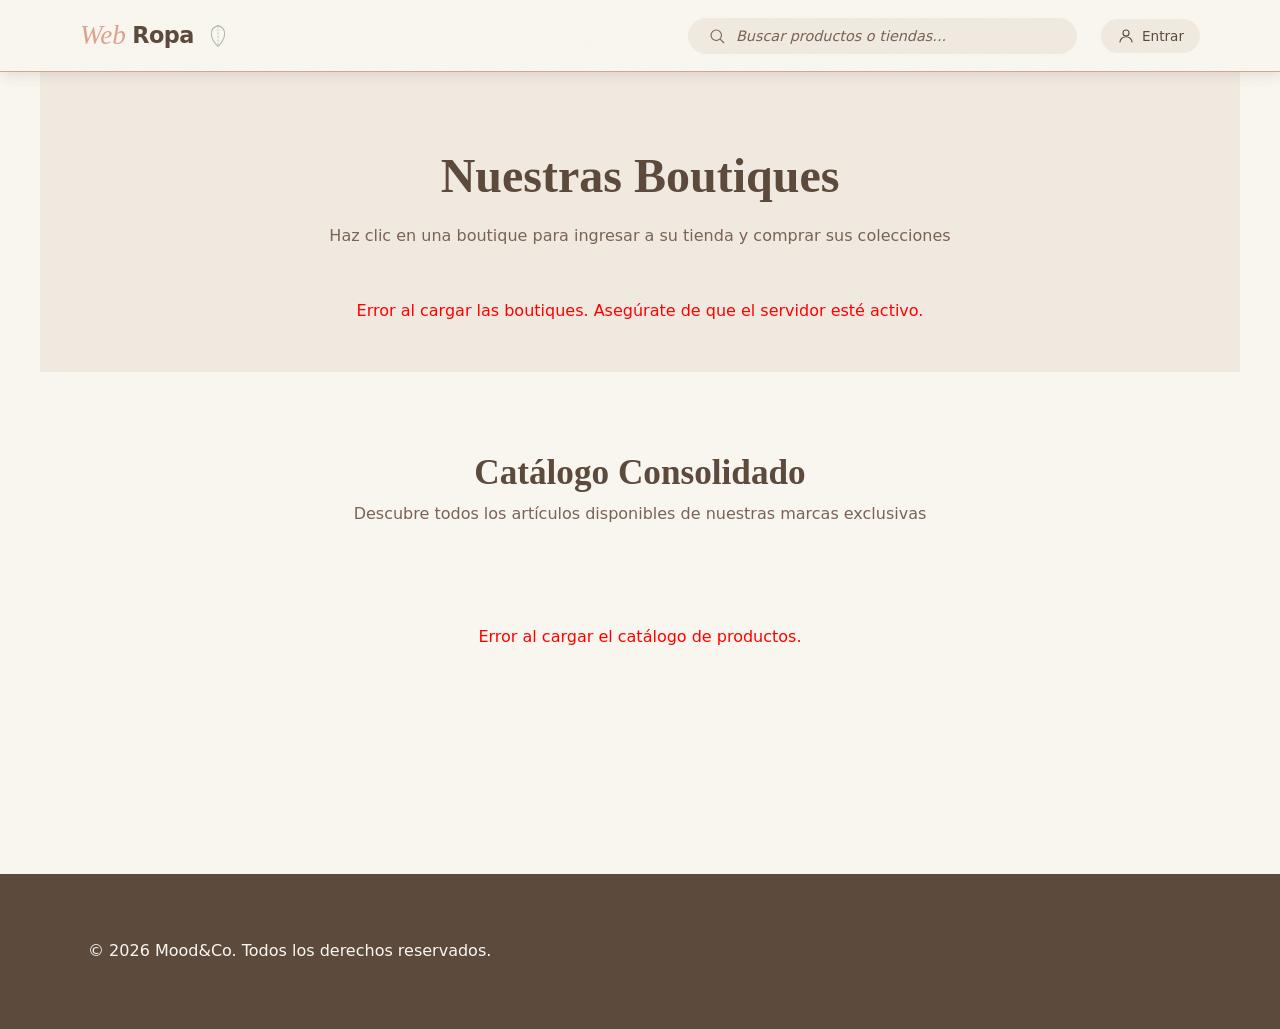
<file: Frontend/pago.html>
<!DOCTYPE html>
<html lang="es">
<head>
  <meta charset="UTF-8" />
  <meta name="viewport" content="width=device-width, initial-scale=1.0" />
  <title>Pasarela de Pago Segura — WebRopa</title>
  <link href="https://fonts.googleapis.com/css2?family=Playfair+Display:ital,wght@0,400;0,600;0,700;1,400&family=Poppins:wght@300;400;500;600&display=swap" rel="stylesheet" />
  <link rel="stylesheet" href="css/style.css" />
  <style>
    body { background-color: #f7f9f6; }
    .payment-modal {
      max-width: 550px;
      margin: 3rem auto;
      background: var(--color-bg);
      border-radius: 16px;
      box-shadow: 0 15px 40px rgba(0,0,0,0.08);
      padding: 3rem;
      border: 1px solid var(--color-border);
      position: relative;
    }
    .payment-header {
      text-align: center;
      margin-bottom: 2.5rem;
    }
    .payment-title {
      font-family: var(--font-serif);
      font-size: 2.2rem;
      color: var(--color-primary);
      margin-bottom: 0.5rem;
    }
    .timer-badge {
      display: inline-block;
      background: #F8ECEC;
      color: #c94c4c;
      padding: 0.5rem 1.2rem;
      border-radius: 20px;
      font-weight: 600;
      font-size: 0.95rem;
      margin-top: 1rem;
      letter-spacing: 0.5px;
    }
    .order-summary-box {
      background: #fdfdfd;
      padding: 1.5rem 2rem;
      border-radius: 12px;
      border: 1px dashed #dcdcdc;
      margin-bottom: 2.5rem;
      display: flex;
      justify-content: space-between;
      align-items: center;
    }
    .tabs {
      display: flex;
      gap: 0;
      margin-bottom: 2rem;
      background: #f1f1f1;
      border-radius: 8px;
      padding: 0.25rem;
    }
    .tab {
      flex: 1;
      text-align: center;
      padding: 0.85rem 1rem;
      cursor: pointer;
      font-weight: 500;
      color: var(--color-muted);
      border-radius: 6px;
      transition: all 0.3s ease;
    }
    .tab.active {
      background: var(--color-bg);
      color: var(--color-text);
      box-shadow: 0 2px 8px rgba(0,0,0,0.05);
    }
    .tab-content {
      display: none;
      animation: fadeIn 0.4s ease;
    }
    .tab-content.active {
      display: block;
    }
    @keyframes fadeIn { from { opacity: 0; transform: translateY(5px); } to { opacity: 1; transform: translateY(0); } }
    
    /* Card Form */
    .form-group label {
      font-size: 0.85rem;
      color: var(--color-text);
      font-weight: 500;
      margin-bottom: 0.5rem;
      display: block;
    }
    .form-input {
      background: #fafafa;
      border: 1px solid #e0e0e0;
      transition: border-color 0.3s;
      color: var(--color-text);
    }
    .form-input:focus {
      border-color: var(--color-primary);
      background: #fff;
    }
    .card-input-row {
      display: flex;
      gap: 1rem;
      margin-bottom: 1.5rem;
    }
    .card-input-row .form-group {
      flex: 1;
    }
    
    /* Yape/Plin Form */
    .qr-container {
      text-align: center;
      margin-bottom: 2rem;
      padding: 1.5rem;
      background: #fafafa;
      border-radius: 12px;
      border: 1px solid var(--color-border);
    }
    .qr-img {
      width: 160px;
      height: 160px;
      border-radius: 12px;
      margin-bottom: 1rem;
      box-shadow: 0 4px 12px rgba(0,0,0,0.05);
    }
    .file-upload-box {
      border: 2px dashed #ccc;
      padding: 2rem 1.5rem;
      text-align: center;
      border-radius: 12px;
      margin-bottom: 1.5rem;
      color: var(--color-text);
      cursor: pointer;
      background: #fafafa;
      transition: background 0.3s;
    }
    .file-upload-box:hover {
      background: #f1f1f1;
    }
    
    .cancel-btn-link {
      display: block;
      text-align: center;
      margin-top: 2rem;
      color: var(--color-muted);
      text-decoration: underline;
      font-size: 0.9rem;
      cursor: pointer;
      transition: color 0.3s;
    }
    .cancel-btn-link:hover {
      color: #c94c4c;
    }
  </style>
</head>
<body>

  <header class="navbar" role="banner">
    <div class="navbar__inner" style="justify-content: center;">
      <a href="index.html" class="navbar__logo" id="logo-link">
        <span class="logo__script">Web</span><span class="logo__block">Ropa</span>
      </a>
    </div>
  </header>

  <main class="section-container">
    <div class="payment-modal">
      <div class="payment-header">
        <h1 class="payment-title">Completar Pago</h1>
        <p style="color: var(--color-muted); font-size: 0.95rem;">Selecciona un método para asegurar tu pedido.</p>
        <div class="timer-badge" id="timer-display">Tiempo restante: 10:00</div>
      </div>

      <div class="order-summary-box">
        <div>
          <span style="display:block; font-size:0.8rem; color:var(--color-muted); text-transform:uppercase; letter-spacing:0.05em; font-weight:600;">Monto Total</span>
          <strong style="font-size: 1.8rem; color: var(--color-primary);" id="monto-total">S/. 0.00</strong>
        </div>
        <div style="text-align: right;">
          <span style="display:block; font-size:0.85rem; color:var(--color-muted);">Orden #<span id="orden-id" style="font-weight:600; color:var(--color-text);">---</span></span>
        </div>
      </div>

      <div class="tabs">
        <div class="tab active" onclick="switchTab('tarjeta')">💳 Tarjeta de Crédito/Débito</div>
        <div class="tab" onclick="switchTab('yape')">📱 Yape / Plin</div>
      </div>

      <!-- TARJETA CONTENT -->
      <div id="tab-tarjeta" class="tab-content active">
        <div style="text-align:center; margin-bottom:1.5rem;">
            <p style="font-size: 0.85rem; color: var(--color-sage); font-weight: 500; background: #f0f7f2; display: inline-block; padding: 6px 12px; border-radius: 20px;">
            <span style="margin-right:4px;">🔒</span> Pago 100% encriptado
            </p>
        </div>
        <div class="form-group" style="margin-bottom: 1.5rem;">
          <label>Número de Tarjeta</label>
          <input type="text" class="form-input" placeholder="0000 0000 0000 0000" maxlength="19" />
        </div>
        <div class="card-input-row">
          <div class="form-group">
            <label>Expiración (MM / YY)</label>
            <input type="text" class="form-input" placeholder="MM/YY" maxlength="5" />
          </div>
          <div class="form-group">
            <label>Código CVV</label>
            <input type="password" class="form-input" placeholder="123" maxlength="4" />
          </div>
        </div>
        <div class="form-group" style="margin-bottom: 2rem;">
          <label>Nombre del Titular</label>
          <input type="text" class="form-input" placeholder="Nombre tal como aparece en la tarjeta" />
        </div>
        <button class="btn-primary" style="width: 100%; font-size: 1.05rem; padding: 1rem;" onclick="procesarPago('TARJETA')">
          Pagar de Forma Segura ✦
        </button>
      </div>

      <!-- YAPE CONTENT -->
      <div id="tab-yape" class="tab-content">
        <div class="qr-container" style="padding: 1.5rem;">
          <img src="https://upload.wikimedia.org/wikipedia/commons/d/d0/QR_code_for_mobile_English_Wikipedia.svg" alt="QR Yape" class="qr-img" style="margin: 0 auto 1rem auto; display: block;" />
          <p style="font-weight: 600; font-size: 1.25rem; margin: 0; color: var(--color-text);">WebRopa S.A.C.</p>
          <p style="color: var(--color-muted); font-size: 1rem; margin: 6px 0 0 0;">N° de Billetera: <strong style="color: var(--color-primary); font-size: 1.1rem;">999 888 777</strong></p>
        </div>
        
        <div class="form-group" style="margin-bottom: 2rem; text-align: center;">
          <label style="font-size: 0.95rem;">N° de Operación / Referencia *</label>
          <input type="text" id="yape-ref" class="form-input" placeholder="Ej. 12345678" style="text-align:center; font-size: 1.2rem; letter-spacing: 2px; padding: 1rem; width: 80%; margin: 0 auto; display: block;" />
        </div>
        
        <button class="btn-primary" style="width: 100%; font-size: 1.05rem; padding: 1rem; background: #C89B1F; border-color: #C89B1F;" onclick="procesarPago('YAPE')">
          Enviar para Verificación ✦
        </button>
      </div>

      <a class="cancel-btn-link" onclick="cancelarPedido()">Cancelar operación y liberar stock</a>
    </div>
  </main>

  <!-- LOADING OVERLAY -->
  <div id="loading-overlay" style="display:none; position:fixed; top:0; left:0; width:100%; height:100%; background:rgba(255,255,255,0.92); z-index:9999; justify-content:center; align-items:center; flex-direction:column;">
    <div style="font-size:3.5rem; animation: pulse 1.5s infinite;">⏳</div>
    <h2 style="font-family:var(--font-serif); margin-top:1.5rem; color: var(--color-primary);" id="loading-text">Procesando pago...</h2>
  </div>

  <style>
    @keyframes pulse { 0% { transform: scale(1); } 50% { transform: scale(1.15); } 100% { transform: scale(1); } }
  </style>

  <script src="config/config.js"></script>
  <script>
    const API_URL = CONFIG.API_URL;
    
    const urlParams = new URLSearchParams(window.location.search);
    const pedidoId = urlParams.get('pedido_id');
    const empresaId = urlParams.get('empresa');

    if (empresaId) {
        document.getElementById('logo-link').href = `index.html?empresa=${empresaId}`;
    }

    if (!pedidoId) {
      window.location.replace(empresaId ? `index.html?empresa=${empresaId}` : 'index.html');
    }

    const sesion = JSON.parse(localStorage.getItem('webropa_user') || 'null');
    if (!sesion || !sesion.token) {
      alert("Sesión inválida.");
      window.location.replace(empresaId ? `index.html?empresa=${empresaId}` : 'index.html');
    }
    const TOKEN = sesion.token;

    let totalOrden = 0;
    
    // Obtener info del pedido
    fetch(`${API_URL}/pedidos/${pedidoId}`, {
      headers: { 'Authorization': 'Bearer ' + TOKEN }
    })
    .then(res => res.json())
    .then(pedido => {
      totalOrden = pedido.total;
      document.getElementById("monto-total").textContent = `S/. ${totalOrden.toFixed(2)}`;
      document.getElementById("orden-id").textContent = pedido.id;
      
      if (pedido.estado === 'CANCELADO') {
        alert("Esta orden ya ha sido cancelada.");
        window.location.replace(empresaId ? `index.html?empresa=${empresaId}` : 'index.html');
      }
      if (pedido.pago_confirmado) {
        alert("Esta orden ya ha sido pagada.");
        window.location.replace(empresaId ? `index.html?empresa=${empresaId}` : 'index.html');
      }
    });

    function switchTab(tabId) {
      document.querySelectorAll('.tab').forEach(t => t.classList.remove('active'));
      document.querySelectorAll('.tab-content').forEach(t => t.classList.remove('active'));
      
      if (tabId === 'tarjeta') {
        document.querySelectorAll('.tab')[0].classList.add('active');
        document.getElementById('tab-tarjeta').classList.add('active');
      } else {
        document.querySelectorAll('.tab')[1].classList.add('active');
        document.getElementById('tab-yape').classList.add('active');
      }
    }

    // Timer Logic 10 minutos
    let timeRemaining = 10 * 60; // 10 min
    const timerDisplay = document.getElementById("timer-display");
    
    const countdown = setInterval(() => {
      timeRemaining--;
      let m = Math.floor(timeRemaining / 60);
      let s = timeRemaining % 60;
      timerDisplay.textContent = `Tiempo restante: ${m < 10 ? '0':''}${m}:${s < 10 ? '0':''}${s}`;
      
      if (timeRemaining <= 0) {
        clearInterval(countdown);
        alert("El tiempo se ha agotado. Se ha cancelado la orden y liberado el stock.");
        cancelarPedido();
      }
    }, 1000);

    function cancelarPedido() {
      fetch(`${API_URL}/pedidos/${pedidoId}`, {
        method: 'DELETE',
        headers: { 'Authorization': 'Bearer ' + TOKEN }
      }).then(() => {
        window.location.replace(empresaId ? `index.html?empresa=${empresaId}` : 'index.html');
      });
    }

    function procesarPago(metodo) {
      let ref = "";
      if (metodo === 'YAPE') {
        ref = document.getElementById("yape-ref").value.trim();
        if (!ref) {
          alert("Por favor ingrese el número de operación de Yape/Plin.");
          return;
        }
      }

      document.getElementById("loading-overlay").style.display = "flex";
      clearInterval(countdown);
      
      const payload = {
        pedido: { id: pedidoId },
        metodo: metodo,
        monto: totalOrden,
        referencia_externa: ref
      };

      setTimeout(() => {
        fetch(`${API_URL}/pagos`, {
          method: 'POST',
          headers: {
            'Content-Type': 'application/json',
            'Authorization': 'Bearer ' + TOKEN
          },
          body: JSON.stringify(payload)
        })
        .then(res => {
            if(!res.ok) return res.text().then(t => {throw new Error(t)});
            return res.json();
        })
        .then(data => {
            localStorage.setItem('webropa_last_transaction', JSON.stringify(data));
            window.location.replace(`exito.html?empresa=${empresaId || ''}`);
        })
        .catch(err => {
            document.getElementById("loading-overlay").style.display = "none";
            alert("Error procesando pago: " + err.message);
        });
      }, 1500);
    }
  </script>
</body>
</html>
</file>
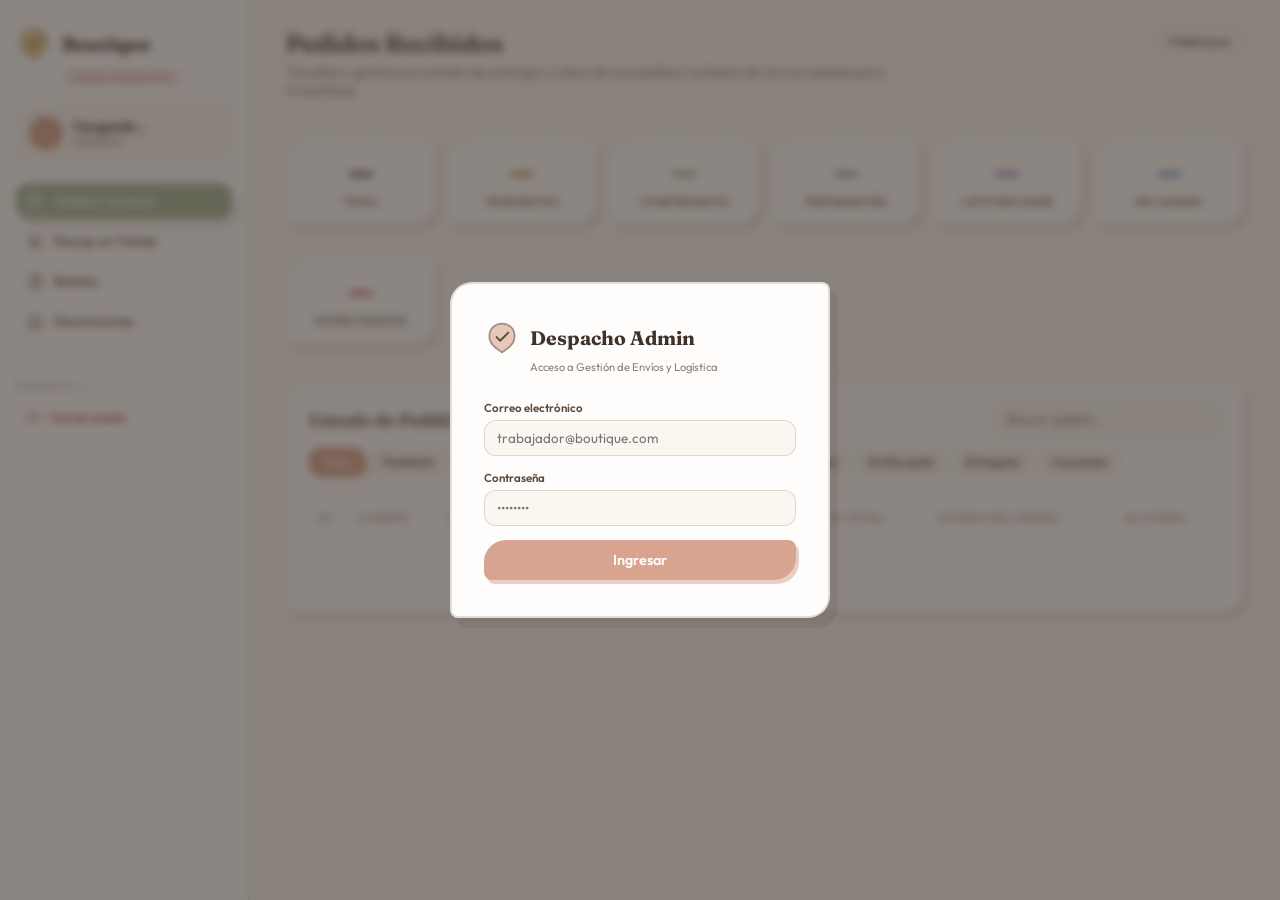
<file: Frontend/panel-despacho.html>
<!DOCTYPE html>
<html lang="es">
<head>
<meta charset="UTF-8">
<meta name="viewport" content="width=device-width, initial-scale=1.0">
<title>Panel de Despacho · Logística</title>
<link rel="preconnect" href="https://fonts.googleapis.com">
<link href="https://fonts.googleapis.com/css2?family=Fraunces:ital,opsz,wght@0,9..144,400;0,9..144,600;1,9..144,500&family=Outfit:wght@400;500;600;700&family=Space+Mono:wght@400;700&display=swap" rel="stylesheet">
<link rel="stylesheet" href="css/panel-empresa.css">
<style>
.pildora.estado-info { background: rgba(59,130,246,0.15); color: #1d4ed8; }

/* Estilos adicionales específicos para el panel de empresa */
.form-variantes {
  background: var(--crema);
  border: 1px dashed var(--borde-trazo);
  border-radius: var(--radio-b);
  padding: 15px;
  margin-top: 10px;
}
.variante-item {
  display: flex; flex-wrap: wrap; gap: 10px; align-items: flex-end;
  padding: 10px 0; border-bottom: 1px solid var(--borde-trazo);
}
.variante-item:last-child { border-bottom: none; }
.variante-item input { flex: 1; min-width: 80px; }
.btn-quitar-variante { background: var(--alerta-suave); color: var(--alerta); border: none; padding: 5px 10px; border-radius: 6px; cursor: pointer; }
.variantes-lista-expandida {
  background: rgba(92,74,61,0.03);
  border-bottom: 1.5px solid var(--borde-trazo);
}
.variantes-lista-expandida table { background: transparent; margin: 10px 20px; width: calc(100% - 40px); }
.variantes-lista-expandida th { padding-top: 5px; padding-bottom: 5px; border-bottom: 1px solid var(--borde-trazo); }
.fila-principal { transition: background 0.2s; }
.fila-principal:hover { background: rgba(92,74,61,0.05); }
.btn-outline { background: transparent; border: 1.5px solid var(--borde-trazo); color: var(--cafe); }
.btn-outline:hover { border-color: var(--sage-oscuro); color: var(--sage-oscuro); }
.img-min { width: 40px; height: 50px; object-fit: cover; border-radius: 4px; background: var(--borde-trazo); }
</style>
</head>
<body>

<!-- Login overlay -->
<div class="login-overlay" id="login-overlay">
  <div class="login-caja">
    <div class="marca">
      <svg class="marca-icono" viewBox="0 0 40 40" fill="none">
        <path d="M20 4C12 4 6 10 6 18c0 9 8 14 14 18 6-4 14-9 14-18 0-8-6-14-14-14Z" stroke="#5C4A3D" stroke-width="2" fill="#D8A48F" opacity="0.6"/>
        <path d="M14 19l4 4 9-9" stroke="#5C4A3D" stroke-width="2.2" stroke-linecap="round" stroke-linejoin="round" fill="none"/>
      </svg>
      <h1>Despacho Admin</h1>
    </div>
    <p class="marca-sub">Acceso a Gestión de Envíos y Logística</p>
    <div class="login-error" id="login-error"></div>
    <div class="login-form">
      <div class="campo">
        <label class="etiqueta-campo">Correo electrónico</label>
        <input type="email" id="login-correo" placeholder="trabajador@boutique.com" autocomplete="email">
      </div>
      <div class="campo">
        <label class="etiqueta-campo">Contraseña</label>
        <input type="password" id="login-password" placeholder="••••••••" autocomplete="current-password">
      </div>
      <button class="btn-login" id="btn-ingresar">Ingresar</button>
    </div>
  </div>
</div>

<div class="app">

  <aside class="sidebar">
    <div class="marca">
      <svg class="marca-icono" viewBox="0 0 40 40" fill="none">
        <path d="M20 4C12 4 6 10 6 18c0 9 8 14 14 18 6-4 14-9 14-18 0-8-6-14-14-14Z" stroke="#5C4A3D" stroke-width="2" fill="#E3B23C" opacity="0.6"/>
        <path d="M14 19l4 4 9-9" stroke="#5C4A3D" stroke-width="2.2" stroke-linecap="round" stroke-linejoin="round" fill="none"/>
      </svg>
      <h1 id="sidebar-empresa-nombre">Boutique</h1>
    </div>
    <p class="marca-sub" style="margin-bottom: 18px;"><span class="pildora rol-vendedor" style="font-size:0.65rem; padding: 3px 10px; text-transform: uppercase; letter-spacing: 0.05em; font-weight: 700;">Panel Despacho</span></p>

    <div class="usuario-activo">
      <div class="avatar-mini" id="avatar-iniciales">–</div>
      <div>
        <div class="nombre" id="usuario-nombre">Cargando…</div>
        <div class="rol" id="usuario-rol">Usuario</div>
      </div>
    </div>

    <nav class="menu" id="menu-navegacion">
      <button class="menu-item activo" data-panel="pedidos">
        <svg viewBox="0 0 24 24" fill="none"><path d="M6 2L3 6v14a2 2 0 0 0 2 2h14a2 2 0 0 0 2-2V6l-3-4zM3 6h18M16 10a4 4 0 0 1-8 0" stroke="currentColor" stroke-width="1.8" stroke-linecap="round" stroke-linejoin="round"/></svg>
        Pedidos General
      </button>
      <button class="menu-item" data-panel="recojo">
        <svg viewBox="0 0 24 24" fill="none"><path d="M3 3h2l.4 2M7 13h10l4-8H5.4M7 13L5.4 5M7 13l-2.293 2.293c-.63.63-.184 1.707.707 1.707H17m0 0a2 2 0 100 4 2 2 0 000-4zm-8 2a2 2 0 11-4 0 2 2 0 014 0z" stroke="currentColor" stroke-width="1.8" stroke-linecap="round" stroke-linejoin="round"/></svg>
        Recojo en Tienda
      </button>

      <button class="menu-item" data-panel="boletas">
        <svg viewBox="0 0 24 24" fill="none"><path d="M14 2H6a2 2 0 0 0-2 2v16a2 2 0 0 0 2 2h12a2 2 0 0 0 2-2V8z" stroke="currentColor" stroke-width="1.8" stroke-linecap="round" stroke-linejoin="round"/><path d="M14 2v6h6M16 13H8M16 17H8M10 9H8" stroke="currentColor" stroke-width="1.8" stroke-linecap="round" stroke-linejoin="round"/></svg>
        Boletas
      </button>
      <button class="menu-item" data-panel="devoluciones">
        <svg viewBox="0 0 24 24" fill="none"><path d="M3 9l9-7 9 7v11a2 2 0 0 1-2 2H5a2 2 0 0 1-2-2z" stroke="currentColor" stroke-width="1.8" stroke-linejoin="round"/><path d="M9 22V12h6v10" stroke="currentColor" stroke-width="1.8" stroke-linecap="round" stroke-linejoin="round"/></svg>
        Devoluciones
      </button>
    </nav>

    <div class="menu-pie">
      Empresa ID: <strong id="sidebar-empresa-id">--</strong><br>
      <span id="footer-usuario"></span>
    </div>
    <button class="btn-cerrar-sesion" id="btn-cerrar-sesion">
      <svg viewBox="0 0 24 24" fill="none" width="15" height="15"><path d="M9 21H5a2 2 0 0 1-2-2V5a2 2 0 0 1 2-2h4M16 17l5-5-5-5M21 12H9" stroke="currentColor" stroke-width="1.8" stroke-linecap="round" stroke-linejoin="round"/></svg>
      Cerrar sesión
    </button>
  </aside>

  <main>
    <section class="panel activo" id="panel-pedidos">
      <div class="topbar">
        <div>
          <h2>Pedidos Recibidos</h2>
          <p class="descripcion">Visualiza y gestiona el estado de entrega y cobro de tus pedidos recibidos de forma aislada para tu boutique.</p>
        </div>
        <button class="btn btn-secundario btn-mini" onclick="cargarPedidos()">↻ Refrescar</button>
      </div>

      <!-- Tarjetas de resumen por estado (clic para filtrar) -->
      <div style="display:grid; grid-template-columns:repeat(auto-fill,minmax(130px,1fr)); gap:12px; margin-bottom:20px;">
        <div class="tarjeta" style="padding:14px; text-align:center; cursor:pointer;" onclick="aplicarFiltro('TODOS')" title="Ver todos los pedidos">
          <div id="stat-total" style="font-size:1.9rem; font-weight:700; color:var(--cafe-oscuro)">—</div>
          <div style="font-size:0.72rem; color:var(--cafe); margin-top:4px; font-weight:500; text-transform:uppercase; letter-spacing:0.04em;">Total</div>
        </div>
        <div class="tarjeta" style="padding:14px; text-align:center; cursor:pointer;" onclick="aplicarFiltro('PENDIENTE')" title="Pendientes de confirmación">
          <div id="stat-pendiente" style="font-size:1.9rem; font-weight:700; color:#b07a1f">—</div>
          <div style="font-size:0.72rem; color:var(--cafe); margin-top:4px; font-weight:500; text-transform:uppercase; letter-spacing:0.04em;">Pendientes</div>
        </div>
        <div class="tarjeta" style="padding:14px; text-align:center; cursor:pointer;" onclick="aplicarFiltro('CONFIRMADO')" title="Confirmados, listos para preparar">
          <div id="stat-confirmado" style="font-size:1.9rem; font-weight:700; color:var(--sage-oscuro)">—</div>
          <div style="font-size:0.72rem; color:var(--cafe); margin-top:4px; font-weight:500; text-transform:uppercase; letter-spacing:0.04em;">Confirmados</div>
        </div>
        <div class="tarjeta" style="padding:14px; text-align:center; cursor:pointer;" onclick="aplicarFiltro('EN_PREPARACION')" title="En preparación en almacén">
          <div id="stat-preparacion" style="font-size:1.9rem; font-weight:700; color:#5b7fa6">—</div>
          <div style="font-size:0.72rem; color:var(--cafe); margin-top:4px; font-weight:500; text-transform:uppercase; letter-spacing:0.04em;">Preparación</div>
        </div>
        <div class="tarjeta" style="padding:14px; text-align:center; cursor:pointer;" onclick="aplicarFiltro('LISTO_PARA_RECOGER')" title="Listos para recoger en tienda">
          <div id="stat-listo" style="font-size:1.9rem; font-weight:700; color:#7b5ea7">—</div>
          <div style="font-size:0.72rem; color:var(--cafe); margin-top:4px; font-weight:500; text-transform:uppercase; letter-spacing:0.04em;">Listo Recoger</div>
        </div>
        <div class="tarjeta" style="padding:14px; text-align:center; cursor:pointer;" onclick="aplicarFiltro('EN_CAMINO')" title="En camino — pedidos de delivery">
          <div id="stat-camino" style="font-size:1.9rem; font-weight:700; color:#4a7fb5">—</div>
          <div style="font-size:0.72rem; color:var(--cafe); margin-top:4px; font-weight:500; text-transform:uppercase; letter-spacing:0.04em;">En Camino</div>
        </div>
        <div class="tarjeta" style="padding:14px; text-align:center; cursor:pointer;" onclick="aplicarFiltro('NO_RECOGIDO')" title="No recogidos — requieren acción">
          <div id="stat-no-recogido" style="font-size:1.9rem; font-weight:700; color:var(--alerta)">—</div>
          <div style="font-size:0.72rem; color:var(--cafe); margin-top:4px; font-weight:500; text-transform:uppercase; letter-spacing:0.04em;">No Recogidos</div>
        </div>
      </div>

      <div class="tarjeta">
        <div class="tarjeta-titulo" style="display: flex; flex-wrap: wrap; justify-content: space-between; align-items: center; gap: 10px;">
          <h3>Listado de Pedidos</h3>
          <div style="display: flex; gap: 10px; align-items: center;">
            <input type="text" class="buscador-generico" data-target="tabla-pedidos" placeholder="Buscar pedido..." style="padding: 6px 12px; border-radius: 4px; border: 1px solid var(--borde-trazo); outline: none; font-family: 'Outfit', sans-serif;">
          </div>
        </div>

        <!-- Filtros por estado -->
        <div style="display:flex; gap:6px; flex-wrap:wrap; margin-bottom:14px; padding-bottom:14px; border-bottom:1px solid var(--borde-trazo);">
          <button class="btn btn-mini filtro-estado btn-primario"   data-estado="TODOS"           onclick="aplicarFiltro('TODOS')">Todos</button>
          <button class="btn btn-mini filtro-estado btn-secundario" data-estado="PENDIENTE"        onclick="aplicarFiltro('PENDIENTE')">Pendiente</button>
          <button class="btn btn-mini filtro-estado btn-secundario" data-estado="CONFIRMADO"       onclick="aplicarFiltro('CONFIRMADO')">Confirmado</button>
          <button class="btn btn-mini filtro-estado btn-secundario" data-estado="EN_PREPARACION"   onclick="aplicarFiltro('EN_PREPARACION')">En Preparación</button>
          <button class="btn btn-mini filtro-estado btn-secundario" data-estado="EN_CAMINO"        onclick="aplicarFiltro('EN_CAMINO')">En Camino</button>
          <button class="btn btn-mini filtro-estado btn-secundario" data-estado="LISTO_PARA_RECOGER" onclick="aplicarFiltro('LISTO_PARA_RECOGER')">Listo p. Recoger</button>
          <button class="btn btn-mini filtro-estado btn-secundario" data-estado="NO_RECOGIDO"      onclick="aplicarFiltro('NO_RECOGIDO')">No Recogido</button>
          <button class="btn btn-mini filtro-estado btn-secundario" data-estado="ENTREGADO"        onclick="aplicarFiltro('ENTREGADO')">Entregado</button>
          <button class="btn btn-mini filtro-estado btn-secundario" data-estado="CANCELADO"        onclick="aplicarFiltro('CANCELADO')">Cancelado</button>
        </div>

        <table style="width:100%;">
          <thead>
            <tr>
              <th>ID</th>
              <th>Cliente</th>
              <th>Fecha de Creación</th>
              <th>Estado de Pago</th>
              <th>Monto Total</th>
              <th>Estado del Pedido</th>
              <th>Acciones</th>
            </tr>
          </thead>
          <tbody id="tabla-pedidos">
            <tr><td colspan="7" style="text-align:center; padding: 20px;">Cargando pedidos...</td></tr>
          </tbody>
        </table>
      </div>
    </section>

    <!-- RECOJO EN TIENDA -->
    <section class="panel" id="panel-recojo">
      <div class="topbar">
        <div>
          <h2>Recojos en Tienda</h2>
          <p class="descripcion">Gestiona los pedidos que los clientes pasarán a recoger por el local.</p>
        </div>
        <button class="btn btn-secundario btn-mini" onclick="cargarRecojos()">↻ Refrescar</button>
      </div>

      <!-- Configuración de plazos -->
      <div class="tarjeta" id="card-config-plazos" style="margin-bottom:16px;">
        <div style="display:flex; justify-content:space-between; align-items:center; cursor:pointer; user-select:none;" onclick="toggleConfigPlazos()">
          <h3 style="margin:0; display:flex; align-items:center; gap:8px; font-size:0.95rem;">
            <svg viewBox="0 0 24 24" fill="none" width="16" height="16" style="opacity:0.55; flex-shrink:0;">
              <path d="M12 15a3 3 0 100-6 3 3 0 000 6z" stroke="currentColor" stroke-width="1.8"/>
              <path d="M19.4 15a1.65 1.65 0 00.33 1.82l.06.06a2 2 0 010 2.83 2 2 0 01-2.83 0l-.06-.06a1.65 1.65 0 00-1.82-.33 1.65 1.65 0 00-1 1.51V21a2 2 0 01-2 2 2 2 0 01-2-2v-.09A1.65 1.65 0 009 19.4a1.65 1.65 0 00-1.82.33l-.06.06a2 2 0 01-2.83 0 2 2 0 010-2.83l.06-.06A1.65 1.65 0 004.68 15a1.65 1.65 0 00-1.51-1H3a2 2 0 01-2-2 2 2 0 012-2h.09A1.65 1.65 0 004.6 9a1.65 1.65 0 00-.33-1.82l-.06-.06a2 2 0 010-2.83 2 2 0 012.83 0l.06.06A1.65 1.65 0 009 4.68a1.65 1.65 0 001-1.51V3a2 2 0 012-2 2 2 0 012 2v.09a1.65 1.65 0 001 1.51 1.65 1.65 0 001.82-.33l.06-.06a2 2 0 012.83 0 2 2 0 010 2.83l-.06.06A1.65 1.65 0 0019.4 9a1.65 1.65 0 001.51 1H21a2 2 0 012 2 2 2 0 01-2 2h-.09a1.65 1.65 0 00-1.51 1z" stroke="currentColor" stroke-width="1.8"/>
            </svg>
            Configuración de Plazos
          </h3>
          <svg id="config-chevron" viewBox="0 0 24 24" fill="none" width="16" height="16" style="opacity:0.45; transition:transform 0.2s; flex-shrink:0;">
            <path d="M6 9l6 6 6-6" stroke="currentColor" stroke-width="2" stroke-linecap="round" stroke-linejoin="round"/>
          </svg>
        </div>

        <div id="config-plazos-body" style="display:none;">
          <div style="height:1px; background:var(--borde-trazo); margin:14px 0;"></div>
          <p style="font-size:0.82rem; color:var(--cafe); opacity:0.8; margin:0 0 18px; line-height:1.6;">
            Define cuántos días hábiles (lunes a viernes) tiene el cliente para recoger su pedido y cuánto tiempo adicional hay antes de que el sistema cancele automáticamente y genere el reembolso.
          </p>

          <div style="display:grid; grid-template-columns:1fr 1fr; gap:16px; margin-bottom:18px;">
            <div class="campo">
              <label class="etiqueta-campo">Días hábiles para recoger</label>
              <input type="number" id="config-dias-recojo" min="1" max="60" value="5"
                style="width:100%; box-sizing:border-box;"
                oninput="actualizarResumenPlazos()">
              <span style="font-size:0.75rem; color:var(--cafe); opacity:0.7; margin-top:5px; display:block;">
                Desde <em>Listo para Recoger</em> hasta pasar a <em>No Recogido</em>.
              </span>
            </div>
            <div class="campo">
              <label class="etiqueta-campo">Días hábiles adicionales antes de cancelar</label>
              <input type="number" id="config-dias-cancelar" min="1" max="60" value="7"
                style="width:100%; box-sizing:border-box;"
                oninput="actualizarResumenPlazos()">
              <span style="font-size:0.75rem; color:var(--cafe); opacity:0.7; margin-top:5px; display:block;">
                Desde <em>No Recogido</em> hasta cancelación y reembolso automáticos.
              </span>
            </div>
          </div>

          <div id="config-plazos-resumen" style="background:rgba(92,74,61,0.04); border:1px solid var(--borde-trazo); border-radius:10px; padding:12px 16px; margin-bottom:18px;"></div>

          <div style="display:flex; gap:10px; align-items:center; flex-wrap:wrap;">
            <button class="btn btn-primario" id="btn-guardar-config-plazos" onclick="guardarConfigPlazos()">Guardar cambios</button>
            <span id="config-plazos-status" style="font-size:0.8rem; color:var(--cafe); opacity:0.7;"></span>
          </div>
        </div>
      </div>

      <div class="tarjeta">
        <div class="tarjeta-titulo" style="display: flex; flex-wrap: wrap; justify-content: space-between; align-items: center; gap: 10px;">
          <h3>Entregas Pendientes</h3>
          <input type="text" class="buscador-generico" data-target="tabla-recojos" placeholder="Buscar por código, cliente o pedido..." style="padding: 6px 12px; border-radius: 4px; border: 1px solid var(--borde-trazo); outline: none; font-family: 'Outfit', sans-serif; min-width: 240px;">
        </div>

        <!-- Tabs de filtro -->
        <div style="display:flex; gap:6px; flex-wrap:wrap; margin-bottom:14px; padding-bottom:14px; border-bottom:1px solid var(--borde-trazo);">
          <button class="btn btn-mini filtro-recojo btn-primario" data-filtro="LISTO_PARA_RECOGER" onclick="cargarRecojos('LISTO_PARA_RECOGER')">En Espera</button>
          <button class="btn btn-mini filtro-recojo btn-secundario" data-filtro="NO_RECOGIDO" onclick="cargarRecojos('NO_RECOGIDO')">No Recogidos</button>
          <button class="btn btn-mini filtro-recojo btn-secundario" data-filtro="RECOGIDO" onclick="cargarRecojos('RECOGIDO')">Completados</button>
        </div>

        <table style="width:100%;">
          <thead>
            <tr>
              <th>ID Pedido</th>
              <th>Cliente</th>
              <th>Código Recojo</th>
              <th>Fecha Disponible</th>
              <th>Estado</th>
              <th>Acciones</th>
            </tr>
          </thead>
          <tbody id="tabla-recojos">
            <tr><td colspan="6" style="text-align:center; padding: 20px;">Cargando recojos...</td></tr>
          </tbody>
        </table>
      </div>
    </section>


    <!-- BOLETAS -->
    <section class="panel" id="panel-boletas">
      <div class="topbar">
        <div>
          <h2>Generación de Boletas</h2>
          <p class="descripcion">Administra y genera los comprobantes de pago para las ventas de la boutique.</p>
        </div>
        <button class="btn btn-primario btn-mini" onclick="abrirModalBoletaManual()">+ Generar Boleta Manual</button>
      </div>

      <!-- Modal boleta manual -->
      <div class="login-overlay oculto" id="modal-boleta-manual" style="z-index:200;">
        <div class="login-caja" style="max-width:420px;">
          <h2 style="margin-bottom:6px;font-size:1.3rem;">Generar Boleta Manual</h2>
          <p style="font-size:0.83rem;color:var(--cafe);opacity:0.75;margin-bottom:20px;">Para pedidos pagados que no tienen boleta generada.</p>
          <div class="campo" style="margin-bottom:14px;">
            <label class="etiqueta-campo">ID del Pedido</label>
            <input type="number" id="modal-boleta-pedido-id" min="1" placeholder="Ej: 33" style="width:100%;box-sizing:border-box;">
          </div>
          <div class="campo" style="margin-bottom:20px;">
            <label class="etiqueta-campo">Nombre del Cliente</label>
            <input type="text" id="modal-boleta-nombre-cliente" placeholder="Nombre completo" style="width:100%;box-sizing:border-box;">
          </div>
          <div style="display:flex;gap:10px;">
            <button class="btn btn-primario" onclick="generarBoletaManual()">Generar</button>
            <button class="btn btn-secundario" onclick="cerrarModalBoletaManual()">Cancelar</button>
          </div>
        </div>
      </div>

      <div class="tarjeta">
        <div class="tarjeta-titulo" style="display: flex; flex-wrap: wrap; justify-content: space-between; align-items: center; gap: 10px;">
          <h3>Boletas Emitidas</h3>
          <input type="text" id="buscador-boletas" placeholder="Buscar boleta, cliente, pedido..." oninput="filtrarBoletas()" style="padding: 6px 12px; border-radius: 8px; border: 1px solid var(--borde-trazo); outline: none; font-family: 'Outfit', sans-serif; min-width: 240px;">
        </div>
        <table>
          <thead><tr><th>Nro Boleta</th><th>Pedido Ref.</th><th>Cliente</th><th>Monto Total</th><th>Fecha Emisión</th><th>Estado</th><th>Acciones</th></tr></thead>
          <tbody id="tabla-boletas">
            <tr><td colspan="7" style="text-align:center; color:var(--cafe); opacity:0.5; padding:24px;">Cargando boletas...</td></tr>
          </tbody>
        </table>
      </div>
    </section>
    
    <!-- DEVOLUCIONES -->
    <section class="panel" id="panel-devoluciones">
      <div class="topbar">
        <div>
          <h2>Gestión de Devoluciones</h2>
          <p class="descripcion">Atiende las solicitudes de cambio o reembolso de productos.</p>
        </div>
      </div>

      <!-- Tabs de filtro -->
      <div style="display:flex; gap:6px; flex-wrap:wrap; margin-bottom:16px;">
        <button class="btn btn-mini filtro-dev btn-primario"  data-filtro="TODAS"       onclick="cargarDevoluciones('TODAS')">Todas</button>
        <button class="btn btn-mini filtro-dev btn-secundario" data-filtro="SOLICITADA"  onclick="cargarDevoluciones('SOLICITADA')">Pendientes</button>
        <button class="btn btn-mini filtro-dev btn-secundario" data-filtro="APROBADA"    onclick="cargarDevoluciones('APROBADA')">Aprobadas</button>
        <button class="btn btn-mini filtro-dev btn-secundario" data-filtro="REEMBOLSADA" onclick="cargarDevoluciones('REEMBOLSADA')">Reembolsadas</button>
        <button class="btn btn-mini filtro-dev btn-secundario" data-filtro="RECHAZADA"   onclick="cargarDevoluciones('RECHAZADA')">Rechazadas</button>
      </div>

      <div class="tarjeta">
        <div style="display:flex; flex-wrap:wrap; justify-content:space-between; align-items:center; gap:10px; margin-bottom:14px;">
          <h3 style="margin:0;" id="titulo-dev">Todas las solicitudes</h3>
          <input type="text" id="buscador-devoluciones" placeholder="Buscar por pedido, cliente, motivo..." oninput="filtrarDevoluciones()" style="padding:6px 12px; border-radius:8px; border:1px solid var(--borde-trazo); outline:none; font-family:'Outfit',sans-serif; min-width:260px;">
        </div>
        <table>
          <thead><tr><th>#</th><th>Pedido</th><th>Cliente</th><th>Producto</th><th>Monto</th><th>Motivo</th><th>Fecha</th><th>Estado</th><th>Acción</th></tr></thead>
          <tbody id="tabla-devoluciones">
            <tr><td colspan="9" style="text-align:center;color:var(--cafe);opacity:0.5;padding:24px;">Cargando...</td></tr>
          </tbody>
        </table>
      </div>

      <!-- Modal Revisar Caso -->
      <div class="login-overlay oculto" id="modal-devolucion" style="z-index:200;">
        <div class="login-caja" style="max-width:520px;">
          <div style="display:flex; justify-content:space-between; align-items:flex-start; margin-bottom:18px;">
            <div>
              <h2 style="margin:0 0 4px; font-size:1.25rem;" id="modal-dev-titulo">Devolución #—</h2>
              <span id="modal-dev-estado-badge"></span>
            </div>
            <button onclick="cerrarModalDevolucion()" style="background:none;border:none;cursor:pointer;font-size:1.4rem;color:var(--cafe);opacity:0.5;line-height:1;">✕</button>
          </div>

          <div style="display:grid; grid-template-columns:1fr 1fr; gap:12px 20px; font-size:0.85rem; margin-bottom:18px;">
            <div><span style="opacity:0.6;">Pedido Ref.</span><br><strong id="modal-dev-pedido">—</strong></div>
            <div><span style="opacity:0.6;">Fecha solicitud</span><br><strong id="modal-dev-fecha">—</strong></div>
            <div><span style="opacity:0.6;">Cliente</span><br><strong id="modal-dev-cliente">—</strong></div>
            <div><span style="opacity:0.6;">Motivo</span><br><strong id="modal-dev-motivo">—</strong></div>
            <div><span style="opacity:0.6;">Producto</span><br><strong id="modal-dev-producto">—</strong></div>
            <div><span style="opacity:0.6;">Cantidad devuelta</span><br><strong id="modal-dev-cantidad">—</strong></div>
            <div><span style="opacity:0.6;">Monto a reembolsar</span><br><strong id="modal-dev-monto" style="font-size:1.05rem;color:var(--sage-oscuro);">—</strong></div>
          </div>

          <div id="modal-dev-descripcion-wrap" style="background:rgba(92,74,61,0.04); border:1px solid var(--borde-trazo); border-radius:8px; padding:10px 14px; margin-bottom:18px; font-size:0.83rem; display:none;">
            <span style="opacity:0.6; display:block; margin-bottom:4px;">Descripción del cliente</span>
            <span id="modal-dev-descripcion"></span>
          </div>

          <!-- Botones de acción según estado -->
          <div id="modal-dev-acciones" style="display:flex; gap:10px; flex-wrap:wrap;"></div>
        </div>
      </div>
    </section>
  </main>
</div>

<div class="toast" id="toast"></div>

<!-- Modal para añadir 1 variante a producto existente -->
<div class="login-overlay oculto" id="modal-add-variante" style="z-index: 200;">
  <div class="login-caja" style="max-width: 600px;">
    <h2 style="margin-bottom:15px; font-size:1.4rem;">Añadir Variante</h2>
    <p class="nota" style="margin-bottom:20px; color:var(--cafe); opacity:0.8;">Añadiendo variante al producto <strong id="modal-var-prod-nombre"></strong></p>
    
    <input type="hidden" id="modal-var-prod-id">
    
    <div class="grid-doble" style="margin-bottom:10px;">
      <div class="campo"><label class="etiqueta-campo">Color</label><input type="text" id="modal-var-color" placeholder="Negro"></div>
      <div class="campo"><label class="etiqueta-campo">Talla</label><input type="text" id="modal-var-talla" placeholder="M"></div>
      <div class="campo"><label class="etiqueta-campo">Stock</label><input type="number" id="modal-var-stock" value="10"></div>
      <div class="campo"><label class="etiqueta-campo">Stock Crítico</label><input type="number" id="modal-var-critico" value="2"></div>
      <div class="campo"><label class="etiqueta-campo">Hex (Color)</label><input type="color" id="modal-var-hex" value="#5c4a3d" style="width: 100%; height: 38px; padding: 2px; cursor: pointer; border-radius: 12px; border: 1.5px solid var(--borde-trazo); background: var(--crema);"></div>
      <div class="campo"><label class="etiqueta-campo">URL Imagen</label><input type="text" id="modal-var-img" placeholder="https://..."></div>
      <div class="campo"><label class="etiqueta-campo">SKU Autogenerado</label><input type="text" id="modal-var-sku" disabled style="background:#eee;"></div>
    </div>
    
    <div style="margin-top:20px; display:flex; gap:10px;">
      <button class="btn btn-primario" id="btn-save-single-variant">Guardar Variante</button>
      <button class="btn btn-secundario" onclick="document.getElementById('modal-add-variante').classList.add('oculto')">Cancelar</button>
    </div>
  </div>
</div>

<script src="config/config.js"></script>
<script>
/* ==========================================================
   CONFIGURACIÓN Y UTILIDADES
   ========================================================== */
const API_URL = CONFIG.API_URL;
const SESSION_KEY = 'tenant_session';

const COLOR_MAP = {
  'negro': '#000000',
  'black': '#000000',
  'blanco': '#ffffff',
  'white': '#ffffff',
  'rojo': '#ff0000',
  'red': '#ff0000',
  'verde': '#00ff00',
  'green': '#00ff00',
  'azul': '#0000ff',
  'blue': '#0000ff',
  'amarillo': '#ffff00',
  'yellow': '#ffff00',
  'gris': '#808080',
  'gray': '#808080',
  'grey': '#808080',
  'rosa': '#ffc0cb',
  'pink': '#ffc0cb',
  'marrón': '#8b4513',
  'marron': '#8b4513',
  'brown': '#8b4513',
  'naranja': '#ffa500',
  'orange': '#ffa500',
  'morado': '#800080',
  'purple': '#800080',
  'violeta': '#ee82ee',
  'violet': '#ee82ee',
  'celeste': '#87ceeb',
  'sky blue': '#87ceeb',
  'beige': '#f5f5dc',
  'crema': '#fffdd0',
  'cream': '#fffdd0',
  'dorado': '#ffd700',
  'gold': '#ffd700',
  'plateado': '#c0c0c0',
  'silver': '#c0c0c0',
  'turquesa': '#40e0d0',
  'turquoise': '#40e0d0',
  'burdeos': '#800020',
  'burgundy': '#800020',
  'mostaza': '#e1ad01',
  'mustard': '#e1ad01',
  'marfil': '#fffff0',
  'ivory': '#fffff0',
  'azul marino': '#000080',
  'navy': '#000080',
  'coral': '#ff7f50',
  'fucsia': '#ff00ff',
  'fuchsia': '#ff00ff',
  'lila': '#c8a2c8',
  'lilac': '#c8a2c8',
  'salmon': '#fa8072',
  'salmón': '#fa8072',
  'caqui': '#f0e68c',
  'khaki': '#f0e68c',
  'oliva': '#808000',
  'olive': '#808000'
};

let toastTimeout;
function showToast(msg, error = false) {
  const t = document.getElementById('toast');
  t.textContent = msg; 
  t.style.backgroundColor = error ? 'var(--alerta)' : 'var(--cafe-oscuro)';
  t.classList.add('visible');
  clearTimeout(toastTimeout);
  toastTimeout = setTimeout(() => t.classList.remove('visible'), 3000);
}

function getToken() {
  try { return JSON.parse(localStorage.getItem(SESSION_KEY)).token; } catch { return null; }
}
function getSessionData() {
  try { return JSON.parse(localStorage.getItem(SESSION_KEY)); } catch { return null; }
}

function genSKU() {
  const letters = "ABCDEFGHIJKLMNOPQRSTUVWXYZ";
  const num = Math.floor(Math.random() * 900) + 100;
  const l1 = letters.charAt(Math.floor(Math.random() * 26));
  const l2 = letters.charAt(Math.floor(Math.random() * 26));
  return `VAR-${num}-${l1}${l2}`;
}

async function fetchAuth(endpoint, method='GET', body=null) {
  const t = getToken();
  if(!t) { 
    document.getElementById('login-overlay').classList.remove('oculto');
    throw new Error("No autenticado"); 
  }
  const opts = { method, headers: { 'Authorization': 'Bearer ' + t, 'Content-Type': 'application/json' }, cache: 'no-store' };
  if(body) opts.body = JSON.stringify(body);
  
  const res = await fetch(API_URL + endpoint, opts);
  if(!res.ok) {
    let errText = "Error en petición";
    try {
      const rawText = await res.text();
      try { const eJson = JSON.parse(rawText); errText = eJson.message || eJson.error || rawText || errText; }
      catch { errText = rawText || errText; }
    } catch {}
    throw new Error(errText);
  }
  if(method === 'GET' || res.headers.get('content-type')?.includes('json')) return await res.json();
  return await res.text();
}

/* ==========================================================
   NAVEGACIÓN Y AUTH
   ========================================================== */
document.getElementById('menu-navegacion').addEventListener('click', (e) => {
  const btn = e.target.closest('.menu-item');
  if (!btn) return;
  document.querySelectorAll('.menu-item').forEach(b => b.classList.remove('activo'));
  btn.classList.add('activo');
  document.querySelectorAll('.panel').forEach(p => p.classList.remove('activo'));
  document.getElementById('panel-' + btn.dataset.panel).classList.add('activo');
  
  if(btn.dataset.panel === 'productos') cargarProductos();
  if(btn.dataset.panel === 'categorias') cargarCategorias();
  if(btn.dataset.panel === 'pedidos') cargarPedidos();
  if(btn.dataset.panel === 'recojo') { cargarRecojos('LISTO_PARA_RECOGER'); cargarConfigPlazos(); }
  if(btn.dataset.panel === 'boletas') cargarBoletas();
  if(btn.dataset.panel === 'devoluciones') cargarDevoluciones('TODAS');
});

async function aplicarUsuario(datos) {
  const nombre = datos.nombre || 'Usuario';
  document.getElementById('usuario-nombre').textContent = nombre;
  document.getElementById('usuario-rol').textContent = datos.rol || '--';
  document.getElementById('avatar-iniciales').textContent = nombre.substring(0,2).toUpperCase();
  document.getElementById('sidebar-empresa-id').textContent = datos.empresa_id || 'Global';
  document.getElementById('footer-usuario').textContent = datos.correo || '';

  if (datos.empresa_id) {
    try {
      const emp = await fetchAuth(`/empresas/${datos.empresa_id}`);
      const empNombre = emp.nombre_comercial || emp.razon_social || `Empresa #${datos.empresa_id}`;
      document.getElementById('sidebar-empresa-nombre').textContent = empNombre;
      const dashName = document.getElementById('dash-empresa-nombre');
      if (dashName) dashName.textContent = empNombre;
    } catch (e) {
      console.error("Error al obtener la empresa:", e);
      document.getElementById('sidebar-empresa-nombre').textContent = "Despacho Admin";
    }
  } else {
    document.getElementById('sidebar-empresa-nombre').textContent = "Global (SuperAdmin)";
    const dashName = document.getElementById('dash-empresa-nombre');
    if (dashName) dashName.textContent = "Catálogo Global";
  }
}

document.getElementById('btn-ingresar').addEventListener('click', async () => {
  const correo = document.getElementById('login-correo').value;
  const password = document.getElementById('login-password').value;
  const errEl = document.getElementById('login-error');
  
  try {
    const res = await fetch(API_URL + '/usuarios/login', {
      method: 'POST', headers: { 'Content-Type': 'application/json' },
      body: JSON.stringify({ correo, password })
    });
    if(!res.ok) throw new Error('Credenciales inválidas o sin acceso al panel');
    const data = await res.json();
    
    if (data.rol !== 'ADMIN') {
      throw new Error('Acceso denegado: Solo usuarios con el rol ADMIN pueden ingresar a este panel.');
    }

    localStorage.setItem(SESSION_KEY, JSON.stringify(data));
    document.getElementById('login-overlay').classList.add('oculto');
    await aplicarUsuario(data);
    showToast(`Bienvenido ${data.nombre}`);
    cargarPedidos();
  } catch (e) {
    errEl.textContent = e.message;
    errEl.classList.add('visible');
  }
});

document.getElementById('btn-cerrar-sesion').addEventListener('click', async () => {
  const s = getSessionData();
  if (s && s.token) {
    try {
      await fetch(CONFIG.API_URL + '/usuarios/logout', {
        method: 'POST',
        headers: { 'Authorization': 'Bearer ' + s.token }
      });
    } catch (e) { console.error("Error logging out", e); }
  }
  localStorage.removeItem(SESSION_KEY);
  document.getElementById('login-overlay').classList.remove('oculto');
  
  // Limpiar campos del login
  document.getElementById('login-correo').value = '';
  document.getElementById('login-password').value = '';
  document.getElementById('login-error').classList.remove('visible');
});

// Check inicial
(async () => {
  const s = getSessionData();
  if(s && s.token) {
    if (s.rol !== 'ADMIN') {
      localStorage.removeItem(SESSION_KEY);
      document.getElementById('login-overlay').classList.remove('oculto');
      const errEl = document.getElementById('login-error');
      errEl.textContent = 'Acceso denegado: Tu rol no es ADMIN.';
      errEl.classList.add('visible');
    } else {
      document.getElementById('login-overlay').classList.add('oculto');
      await aplicarUsuario(s);
      cargarPedidos();
    }
  }
})();

/* ==========================================================
   CATEGORÍAS
   ========================================================== */
async function cargarCategorias() {
  const tbody = document.getElementById('tabla-categorias');
  try {
    const cats = await fetchAuth('/categorias');
    tbody.innerHTML = cats.map(c => `
      <tr>
        <td>${c.id}</td>
        <td><strong>${c.nombre}</strong></td>
        <td>${c.empresa ? c.empresa.id : 'Global'}</td>
        <td>
          <button class="btn btn-peligro btn-mini" onclick="eliminarCategoria(${c.id}, '${c.nombre}')">Eliminar</button>
        </td>
      </tr>
    `).join('');
    if(cats.length === 0) tbody.innerHTML = '<tr><td colspan="3" style="text-align:center; padding: 20px;">No hay categorías creadas.</td></tr>';
  } catch (e) { tbody.innerHTML = `<tr><td colspan="3" style="color:var(--alerta)">Error: ${e.message}</td></tr>`; }
}

async function cargarCategoriasParaSelect() {
  const sel = document.getElementById('prod-cat');
  try {
    const cats = await fetchAuth('/categorias');
    sel.innerHTML = '<option value="">-- Selecciona Categoría --</option>' + cats.map(c => `<option value="${c.id}">${c.nombre}</option>`).join('');
  } catch (e) {
    sel.innerHTML = '<option value="">Error al cargar categorías</option>';
  }
}

document.getElementById('btn-guardar-cat')?.addEventListener('click', async () => {
  const nombre = document.getElementById('cat-nombre').value.trim();
  if(!nombre) return showToast('El nombre no puede estar vacío', true);
  
  const sesion = getSessionData();
  const miEmpresaId = sesion?.empresa_id;
  
  try {
    const payload = { nombre };
    if (miEmpresaId) {
      payload.empresa = { id: parseInt(miEmpresaId) };
    }
    await fetchAuth('/categorias', 'POST', payload);
    showToast('Categoría creada con éxito');
    document.getElementById('cat-nombre').value = '';
    cargarCategorias();
    cargarCategoriasParaSelect(); // Actualizar select de productos
  } catch (e) { showToast(e.message, true); }
});

async function eliminarCategoria(id, nombre) {
  if(!confirm(`¿Estás seguro de eliminar la categoría "${nombre}"? ESTO ELIMINARÁ TODOS SUS PRODUCTOS EN CASCADA.`)) return;
  try {
    const msg = await fetchAuth(`/categorias/${id}`, 'DELETE');
    showToast(msg || 'Categoría eliminada');
    cargarCategorias();
    cargarCategoriasParaSelect();
  } catch (e) { showToast(e.message, true); }
}

/* ==========================================================
   PRODUCTOS
   ========================================================== */
document.getElementById('btn-toggle-nuevo-prod')?.addEventListener('click', () => {
  const form = document.getElementById('form-producto-card');
  form.style.display = form.style.display === 'none' ? 'block' : 'none';
  if (form.style.display === 'block' && document.getElementById('contenedor-variantes-temp').children.length === 0) {
    addVarianteRow(); // Añadir una fila por defecto
  }
});
document.getElementById('btn-cancelar-prod')?.addEventListener('click', () => {
  document.getElementById('form-producto-card').style.display = 'none';
});

// Filas dinámicas de variantes para la creación del producto
let varianteRowIndex = 0;
function addVarianteRow() {
  const container = document.getElementById('contenedor-variantes-temp');
  const div = document.createElement('div');
  div.className = 'variante-item';
  div.id = `var-row-${varianteRowIndex}`;
  const autoSku = genSKU();
  div.innerHTML = `
    <div class="campo" style="flex:1"><label class="etiqueta-campo">SKU</label><input type="text" class="v-sku" value="${autoSku}" disabled style="background:#eee"></div>
    <div class="campo" style="flex:1"><label class="etiqueta-campo">Color</label><input type="text" class="v-color" placeholder="Ej. Negro"></div>
    <div class="campo" style="flex:0.8"><label class="etiqueta-campo">Hex Color</label><input type="color" class="v-hex" value="#5c4a3d" style="width: 100%; height: 38px; padding: 2px; cursor: pointer; border-radius: 12px; border: 1.5px solid var(--borde-trazo); background: var(--crema);"></div>
    <div class="campo" style="flex:0.5"><label class="etiqueta-campo">Talla</label><input type="text" class="v-talla" placeholder="Ej. M"></div>
    <div class="campo" style="flex:0.5"><label class="etiqueta-campo">Stock</label><input type="number" class="v-stock" value="10"></div>
    <div class="campo" style="flex:1.5"><label class="etiqueta-campo">Imagen URL</label><input type="text" class="v-img" placeholder="https://..."></div>
    <button class="btn-quitar-variante" style="margin-bottom: 2px;" onclick="document.getElementById('var-row-${varianteRowIndex}').remove()">✕</button>
  `;
  container.appendChild(div);

  // Auto-sync color
  const colorInput = div.querySelector('.v-color');
  const hexInput   = div.querySelector('.v-hex');
  colorInput.addEventListener('input', () => {
    const key = colorInput.value.trim().toLowerCase();
    if (typeof COLOR_MAP !== 'undefined' && COLOR_MAP[key]) hexInput.value = COLOR_MAP[key];
  });

  varianteRowIndex++;
}
document.getElementById('btn-add-variante-row')?.addEventListener('click', addVarianteRow);

// Guardar Producto + Variantes
document.getElementById('btn-guardar-prod')?.addEventListener('click', async () => {
  const nombre = document.getElementById('prod-nombre').value.trim();
  const catId = document.getElementById('prod-cat').value;
  const precio = document.getElementById('prod-precio').value;
  const desc = document.getElementById('prod-desc').value;
  const img = document.getElementById('prod-img').value;

  if(!nombre || !catId || !precio) return showToast('Nombre, categoría y precio son obligatorios', true);

  const btn = document.getElementById('btn-guardar-prod');
  btn.disabled = true;
  btn.textContent = 'Guardando...';

  const sesion = getSessionData();
  const miEmpresaId = sesion?.empresa_id;

  try {
    // 1. Guardar producto
    const payloadProd = {
      nombre,
      precio: parseFloat(precio),
      descripcion: desc,
      imagen_url: img,
      categoria: { id: parseInt(catId) }
    };
    if (miEmpresaId) {
      payloadProd.empresa = { id: parseInt(miEmpresaId) };
    }
    const prodCreado = await fetchAuth('/productos', 'POST', payloadProd);
    
    // 2. Guardar variantes
    const rows = document.querySelectorAll('.variante-item');
    for (const row of rows) {
      const vSku = row.querySelector('.v-sku').value;
      const vColor = row.querySelector('.v-color').value || 'Default';
      const vHex = row.querySelector('.v-hex').value || '#000000';
      const vTalla = row.querySelector('.v-talla').value || 'U';
      const vStock = parseInt(row.querySelector('.v-stock').value) || 0;
      const vImg = row.querySelector('.v-img').value || '';
      
      const payloadVar = {
        sku: vSku, color: vColor, talla: vTalla, stock: vStock, stock_critico: 2, imagen: vImg, hex: vHex,
        producto: { id: prodCreado.id }
      };
      if (miEmpresaId) {
        payloadVar.empresa = { id: parseInt(miEmpresaId) };
      }
      await fetchAuth('/variantes', 'POST', payloadVar);
    }

    showToast(`Producto ${prodCreado.nombre} y sus variantes creados exitosamente`);
    
    // Resetear form
    document.getElementById('prod-nombre').value = '';
    document.getElementById('prod-precio').value = '';
    document.getElementById('prod-desc').value = '';
    document.getElementById('prod-img').value = '';
    document.getElementById('contenedor-variantes-temp').innerHTML = '';
    document.getElementById('form-producto-card').style.display = 'none';
    
    cargarProductos();
  } catch (e) {
    showToast(e.message, true);
  } finally {
    btn.disabled = false;
    btn.textContent = 'Guardar Producto y Variantes';
  }
});

// Listar Productos y Variantes (Acordeón)
let lastProducts = [];
async function cargarProductos() {
  const tbody = document.getElementById('tabla-productos');
  try {
    const prods = await fetchAuth('/productos');
    lastProducts = prods;
    
    tbody.innerHTML = prods.map(p => {
      const vars = p.variantes || [];
      const varCount = vars.length;
      return `
        <tr class="fila-principal" onclick="toggleVariantes(${p.id})">
          <td>${p.id}</td>
          <td><img src="${p.imagen_url || 'https://via.placeholder.com/40x50'}" class="img-min"></td>
          <td><strong>${p.nombre}</strong></td>
          <td>S/. ${p.precio.toFixed(2)}</td>
          <td>${p.categoria ? p.categoria.nombre : '-'}</td>
          <td><span class="pildora rol-almacenero">${varCount} variante(s)</span></td>
          <td>
            <button class="btn btn-secundario btn-mini" onclick="event.stopPropagation(); toggleVariantes(${p.id})">Ver ▾</button>
            <button class="btn btn-peligro btn-mini" onclick="event.stopPropagation(); eliminarProducto(${p.id}, '${p.nombre}')">Borrar</button>
          </td>
        </tr>
        <tr id="vars-prod-${p.id}" style="display:none;">
          <td colspan="7" style="padding:0;">
            <div class="variantes-lista-expandida" style="padding: 15px 20px;">
              <div style="display:flex; justify-content:space-between; margin-bottom:10px; align-items: center;">
                <h4 style="margin:0; font-size:0.9rem; color:var(--cafe-oscuro)">Variantes de ${p.nombre}</h4>
                <button class="btn btn-primario btn-mini" onclick="openAddVariantModal(${p.id}, '${p.nombre}')">+ Añadir Variante</button>
              </div>
              ${vars.length === 0 ? '<p style="font-size:0.8rem; color:var(--cafe); margin:0;">No hay variantes registradas.</p>' : `
              <table>
                <thead><tr><th>SKU</th><th>Img</th><th>Color</th><th>Talla</th><th>Stock</th><th>Acción</th></tr></thead>
                <tbody>
                  ${vars.map(v => `
                    <tr>
                      <td class="mono">${v.sku}</td>
                      <td>${v.imagen ? `<img src="${v.imagen}" style="width:25px;height:25px;object-fit:cover;border-radius:4px;">` : '-'}</td>
                      <td>
                        <span style="display:inline-block; width:12px; height:12px; border-radius:50%; background-color:${v.hex || '#000000'}; border:1px solid var(--borde-trazo); vertical-align:middle; margin-right:6px;"></span>
                        ${v.color} <span style="font-size:0.75rem; color:var(--cafe); opacity:0.7">(${v.hex || '#000000'})</span>
                      </td>
                      <td>${v.talla}</td>
                      <td><span class="pildora ${v.stock <= v.stock_critico ? 'estado-fallo' : 'estado-ok'}">${v.stock}</span></td>
                      <td><button class="btn btn-peligro btn-mini" onclick="eliminarVariante(${v.id}, '${v.sku}')">Eliminar</button></td>
                    </tr>
                  `).join('')}
                </tbody>
              </table>
              `}
            </div>
          </td>
        </tr>
      `;
    }).join('');
    
    if(prods.length === 0) tbody.innerHTML = '<tr><td colspan="7" style="text-align:center; padding:20px;">No hay productos registrados.</td></tr>';
  } catch (e) { tbody.innerHTML = `<tr><td colspan="7" style="color:var(--alerta)">Error: ${e.message}</td></tr>`; }
}

function toggleVariantes(prodId) {
  const tr = document.getElementById(`vars-prod-${prodId}`);
  if(tr) tr.style.display = tr.style.display === 'none' ? 'table-row' : 'none';
}

async function eliminarProducto(id, nombre) {
  if(!confirm(`¿Eliminar producto "${nombre}" y todas sus variantes?`)) return;
  try {
    const msg = await fetchAuth(`/productos/${id}`, 'DELETE');
    showToast(msg || 'Producto eliminado');
    cargarProductos();
  } catch (e) { showToast(e.message, true); }
}

async function eliminarVariante(id, sku) {
  if(!confirm(`¿Eliminar variante SKU: ${sku}?`)) return;
  try {
    const msg = await fetchAuth(`/variantes/${id}`, 'DELETE');
    showToast(msg || 'Variante eliminada');
    cargarProductos();
  } catch (e) { showToast(e.message, true); }
}

// Modal añadir una variante
function openAddVariantModal(prodId, prodNombre) {
  document.getElementById('modal-var-prod-id').value = prodId;
  document.getElementById('modal-var-prod-nombre').textContent = prodNombre;
  document.getElementById('modal-var-sku').value = genSKU();
  document.getElementById('modal-var-color').value = '';
  document.getElementById('modal-var-talla').value = '';
  document.getElementById('modal-var-img').value = '';
  document.getElementById('modal-add-variante').classList.remove('oculto');
}

// Auto-sync: color nombre → hex en el modal
document.getElementById('modal-var-color').addEventListener('input', () => {
  const key = document.getElementById('modal-var-color').value.trim().toLowerCase();
  if (COLOR_MAP[key]) document.getElementById('modal-var-hex').value = COLOR_MAP[key];
});

document.getElementById('btn-save-single-variant').addEventListener('click', async () => {
  const prodId = document.getElementById('modal-var-prod-id').value;
  const sesion = getSessionData();
  const miEmpresaId = sesion?.empresa_id;

  const payload = {
    sku: document.getElementById('modal-var-sku').value,
    color: document.getElementById('modal-var-color').value || 'Default',
    talla: document.getElementById('modal-var-talla').value || 'U',
    stock: parseInt(document.getElementById('modal-var-stock').value) || 0,
    stock_critico: parseInt(document.getElementById('modal-var-critico').value) || 0,
    hex: document.getElementById('modal-var-hex').value || '#000',
    imagen: document.getElementById('modal-var-img').value || '',
    producto: { id: parseInt(prodId) }
  };
  
  if (miEmpresaId) {
    payload.empresa = { id: parseInt(miEmpresaId) };
  }
  
  try {
    await fetchAuth('/variantes', 'POST', payload);
    showToast('Variante añadida');
    document.getElementById('modal-add-variante').classList.add('oculto');
    await cargarProductos(); // refescar tabla para ver la variante
    
    // Dejar la vista expandida abierta para este producto
    setTimeout(() => {
      const tr = document.getElementById(`vars-prod-${prodId}`);
      if(tr) tr.style.display = 'table-row';
    }, 200);

  } catch (e) { showToast(e.message, true); }
});

/* ==========================================================
   PEDIDOS (REAL)
   ========================================================== */

// Misma máquina de estados que el backend (PedidosController.esTransicionValida)
const ETIQUETAS_ESTADO = {
  'PENDIENTE':          'Pendiente',
  'CONFIRMADO':         'Confirmado',
  'EN_PREPARACION':     'En preparación',
  'LISTO_PARA_RECOGER': 'Listo para recoger',
  'RECOGIDO':           'Recogido',
  'EN_CAMINO':          'En camino',
  'ENTREGADO':          'Entregado',
  'NO_RECOGIDO':        'No recogido',
  'CANCELADO':          'Cancelado'
};

const TRANSICIONES_VALIDAS = {
  'PENDIENTE':          ['CONFIRMADO', 'CANCELADO'],
  'CONFIRMADO':         ['EN_PREPARACION', 'CANCELADO'],
  'EN_PREPARACION':     ['LISTO_PARA_RECOGER', 'EN_CAMINO', 'CANCELADO'],
  'LISTO_PARA_RECOGER': ['RECOGIDO', 'NO_RECOGIDO', 'CANCELADO'],
  'NO_RECOGIDO':        ['LISTO_PARA_RECOGER', 'CANCELADO'],
  'EN_CAMINO':          ['ENTREGADO', 'CANCELADO'],
  'RECOGIDO':           [],
  'ENTREGADO':          [],
  'CANCELADO':          []
};

const CLASE_PILDORA = {
  'PENDIENTE':          'estado-pendiente',
  'CONFIRMADO':         'rol-almacenero',
  'EN_PREPARACION':     'rol-catalogo',
  'LISTO_PARA_RECOGER': 'rol-vendedor',
  'EN_CAMINO':          'rol-catalogo',
  'RECOGIDO':           'estado-ok',
  'ENTREGADO':          'estado-ok',
  'NO_RECOGIDO':        'estado-fallo',
  'CANCELADO':          'estado-fallo'
};

let todosLosPedidos = [];
let estadoFiltroActual = 'TODOS';

function aplicarFiltro(estado) {
  estadoFiltroActual = estado;
  document.querySelectorAll('.filtro-estado').forEach(b => {
    const activo = b.dataset.estado === estado;
    b.classList.toggle('btn-primario', activo);
    b.classList.toggle('btn-secundario', !activo);
  });
  renderizarPedidos();
}

function actualizarStatsPedidos() {
  const c = {};
  todosLosPedidos.forEach(p => { c[p.estado] = (c[p.estado] || 0) + 1; });
  const set = (id, v) => { const el = document.getElementById(id); if (el) el.textContent = v; };
  set('stat-total',       todosLosPedidos.length);
  set('stat-pendiente',   c['PENDIENTE']      || 0);
  set('stat-confirmado',  c['CONFIRMADO']     || 0);
  set('stat-preparacion', c['EN_PREPARACION'] || 0);
  set('stat-listo',        c['LISTO_PARA_RECOGER'] || 0);
  set('stat-camino',       c['EN_CAMINO']          || 0);
  set('stat-no-recogido', c['NO_RECOGIDO']    || 0);
}

function renderizarPedidos() {
  const tbody = document.getElementById('tabla-pedidos');
  const pedidos = estadoFiltroActual === 'TODOS'
    ? todosLosPedidos
    : todosLosPedidos.filter(p => p.estado === estadoFiltroActual);

  if (pedidos.length === 0) {
    const msg = estadoFiltroActual === 'TODOS'
      ? 'No hay pedidos registrados en tu boutique.'
      : `No hay pedidos con estado "${ETIQUETAS_ESTADO[estadoFiltroActual] || estadoFiltroActual}".`;
    tbody.innerHTML = `<tr><td colspan="7" style="text-align:center; padding:20px;">${msg}</td></tr>`;
    return;
  }

  tbody.innerHTML = pedidos.map(p => {
    const cliNombre = p.usuario ? p.usuario.nombre : 'Cliente Desconocido';
    const cliCorreo = p.usuario ? p.usuario.correo : '';
    const pago = p.pago_confirmado
      ? `<span class="pildora estado-ok">Confirmado</span>`
      : `<span class="pildora estado-fallo">Pendiente</span>`;

    const esTerminal = (TRANSICIONES_VALIDAS[p.estado] || []).length === 0;
    const claseBadge = CLASE_PILDORA[p.estado] || 'estado-pendiente';

    const celdaEstado = esTerminal
      ? `<span class="pildora ${claseBadge}" style="font-size:0.75rem;">${ETIQUETAS_ESTADO[p.estado] || p.estado}</span>`
      : `<select onchange="cambiarEstadoPedido(${p.id}, this.value, this)" onclick="event.stopPropagation()"
           style="padding:4px 8px; font-size:0.8rem; border-radius:8px; border:1.5px solid var(--borde-trazo); background:var(--crema); cursor:pointer; font-family:'Outfit',sans-serif;">
           ${Object.keys(ETIQUETAS_ESTADO).filter(e => e !== 'RECOGIDO' && e !== 'NO_RECOGIDO').map(est =>
             `<option value="${est}" ${p.estado === est ? 'selected' : ''}>${ETIQUETAS_ESTADO[est]}</option>`
           ).join('')}
         </select>`;

    return `
      <tr class="fila-principal" onclick="toggleItemsPedido(${p.id})">
        <td>${p.id}</td>
        <td>
          <strong>${cliNombre}</strong><br>
          <span style="font-size:0.75rem; color:var(--cafe); opacity:0.8">${cliCorreo}</span>
        </td>
        <td>${p.fecha_creacion || '—'}</td>
        <td>${pago}</td>
        <td style="font-weight:600;">S/. ${p.total.toFixed(2)}</td>
        <td>${celdaEstado}</td>
        <td>
          <button class="btn btn-secundario btn-mini" onclick="event.stopPropagation(); toggleItemsPedido(${p.id})">Ver Detalle</button>
        </td>
      </tr>
      <tr id="items-pedido-${p.id}" style="display:none;">
        <td colspan="7" style="padding:0;">
          <div class="variantes-lista-expandida" style="padding:15px 25px;">
            <div style="display:flex; gap:20px; flex-wrap:wrap; align-items:flex-start;">
              <div style="flex:1; min-width:280px;">
                <h4 style="margin:0 0 10px; font-size:0.9rem; color:var(--cafe-oscuro)">Ítems del Pedido #${p.id}</h4>
                <div id="items-pedido-loader-${p.id}">Cargando ítems...</div>
              </div>
              <div style="min-width:260px;">
                <h4 style="margin:0 0 10px; font-size:0.9rem; color:var(--cafe-oscuro)">Pagos del Pedido</h4>
                <div id="pagos-pedido-loader-${p.id}">Cargando pagos...</div>
              </div>
            </div>
          </div>
        </td>
      </tr>`;
  }).join('');
}

async function cargarPedidos() {
  const tbody = document.getElementById('tabla-pedidos');
  tbody.innerHTML = '<tr><td colspan="7" style="text-align:center; padding:20px;">Cargando pedidos...</td></tr>';
  try {
    todosLosPedidos = await fetchAuth('/pedidos');
    actualizarStatsPedidos();
    renderizarPedidos();
  } catch (e) {
    tbody.innerHTML = `<tr><td colspan="7" style="color:var(--alerta); text-align:center;">Error: ${e.message}</td></tr>`;
  }
}

async function confirmarPagoManual(pedidoId, total) {
  if (!confirm("¿Confirmar el pago de este pedido? Esto generará la boleta y habilitará la gestión de su estado.")) return;
  try {
    let pagos = [];
    try {
      pagos = await fetchAuth(`/pagos/pedido/${pedidoId}`);
    } catch (e) {
      // Ignorar error si no hay pagos registrados
    }
    
    let pagoPendiente = (pagos && Array.isArray(pagos)) ? pagos.find(p => p.estado === 'PENDIENTE') : null;
    if (pagoPendiente) {
      // Aprobar el pago existente
      await fetchAuth('/pagos', 'PUT', { id: pagoPendiente.id, estado: 'APROBADO' });
    } else {
      // Crear un pago nuevo (inicialmente guardado como PENDIENTE por ser YAPE/TRANSFERENCIA)
      const nuevoPago = await fetchAuth('/pagos', 'POST', {
        pedido: { id: pedidoId },
        metodo: 'TRANSFERENCIA',
        monto: total
      });
      // Y luego aprobarlo
      await fetchAuth('/pagos', 'PUT', { id: nuevoPago.id, estado: 'APROBADO' });
    }
    
    showToast("Pago confirmado exitosamente.");
    cargarPedidos(); // Recargar la lista
  } catch (err) {
    showToast("Error al confirmar el pago: " + err.message, true);
  }
}

async function toggleItemsPedido(pedidoId) {
  const tr = document.getElementById(`items-pedido-${pedidoId}`);
  if (!tr) return;
  const isHidden = tr.style.display === 'none';
  tr.style.display = isHidden ? 'table-row' : 'none';
  if (!isHidden) return;

  // Cargar ítems y pagos en paralelo
  const loaderItems = document.getElementById(`items-pedido-loader-${pedidoId}`);
  const loaderPagos = document.getElementById(`pagos-pedido-loader-${pedidoId}`);

  if (loaderItems && loaderItems.textContent === 'Cargando ítems...') {
    fetchAuth(`/pedidoitems/pedido/${pedidoId}`)
      .then(items => {
        if (!items || items.length === 0) {
          loaderItems.innerHTML = '<span style="color:var(--cafe); font-size:0.85rem;">Sin ítems registrados.</span>';
          return;
        }
        loaderItems.innerHTML = `
          <table style="width:100%; font-size:0.8rem; background:rgba(92,74,61,0.02); border-radius:8px; border:1px solid var(--borde-trazo);">
            <thead>
              <tr style="background:rgba(92,74,61,0.05);">
                <th style="padding:6px;">Producto</th>
                <th style="padding:6px;">SKU</th>
                <th style="padding:6px;">Color</th>
                <th style="padding:6px; text-align:center;">Talla</th>
                <th style="padding:6px; text-align:right;">Precio Unit.</th>
                <th style="padding:6px; text-align:center;">Cant.</th>
                <th style="padding:6px; text-align:right;">Total</th>
              </tr>
            </thead>
            <tbody>
              ${items.map(item => `
                <tr>
                  <td style="padding:6px;"><strong>${item.variante?.producto?.nombre || 'Producto'}</strong></td>
                  <td style="padding:6px;" class="mono">${item.variante?.sku || '-'}</td>
                  <td style="padding:6px;">${item.variante?.color || '-'}</td>
                  <td style="padding:6px; text-align:center;">${item.variante?.talla || '-'}</td>
                  <td style="padding:6px; text-align:right;">S/. ${item.precio_unitario.toFixed(2)}</td>
                  <td style="padding:6px; text-align:center;">${item.cantidad}</td>
                  <td style="padding:6px; text-align:right;">S/. ${(item.precio_unitario * item.cantidad).toFixed(2)}</td>
                </tr>`).join('')}
            </tbody>
          </table>`;
      })
      .catch(err => { loaderItems.innerHTML = `<span style="color:var(--alerta)">Error: ${err.message}</span>`; });
  }

  if (loaderPagos && loaderPagos.textContent === 'Cargando pagos...') {
    cargarPagosDePedido(pedidoId, loaderPagos);
  }
}

async function cargarPagosDePedido(pedidoId, container) {
  try {
    const pagos = await fetchAuth(`/pagos/pedido/${pedidoId}`);
    if (!pagos || pagos.length === 0) {
      container.innerHTML = '<span style="color:var(--cafe); font-size:0.85rem;">Sin pagos registrados.</span>';
      return;
    }
    const METODO_LABEL = { TARJETA: 'Tarjeta', YAPE: 'Yape', PLIN: 'Plin', TRANSFERENCIA: 'Transferencia' };
    const ESTADO_CLASE = { APROBADO: 'estado-ok', PENDIENTE: 'estado-pendiente', RECHAZADO: 'estado-fallo', REEMBOLSADO: 'estado-fallo' };

    container.innerHTML = pagos.map(pg => `
      <div style="display:flex; align-items:center; justify-content:space-between; gap:10px; padding:8px 10px; border-radius:8px; border:1px solid var(--borde-trazo); margin-bottom:6px; background:rgba(92,74,61,0.02); font-size:0.82rem;">
        <div>
          <strong>${METODO_LABEL[pg.metodo] || pg.metodo}</strong>
          &nbsp;·&nbsp; S/. ${pg.monto?.toFixed(2) ?? '?'}
          <br>
          <span style="font-size:0.72rem; color:var(--cafe); opacity:0.8">${pg.fecha || ''}</span>
        </div>
        <div style="display:flex; align-items:center; gap:6px;">
          <span class="pildora ${ESTADO_CLASE[pg.estado] || 'estado-pendiente'}" style="font-size:0.72rem;">${pg.estado}</span>
          ${pg.estado === 'PENDIENTE'
            ? `<button class="btn btn-primario btn-mini" onclick="aprobarPago(${pg.id}, ${pedidoId})">Aprobar</button>`
            : ''}
        </div>
      </div>`).join('');
  } catch (err) {
    container.innerHTML = `<span style="color:var(--alerta); font-size:0.82rem;">Error: ${err.message}</span>`;
  }
}

async function aprobarPago(pagoId, pedidoId) {
  if (!confirm(`¿Aprobar el pago #${pagoId} y marcar el pedido como Confirmado?`)) return;
  try {
    await fetchAuth('/pagos', 'PUT', { id: pagoId, estado: 'APROBADO' });
    showToast('Pago aprobado. Pedido pasado a Confirmado.');
    await cargarPedidos();
    // Reabrir el detalle para reflejar los cambios
    setTimeout(() => {
      const tr = document.getElementById(`items-pedido-${pedidoId}`);
      if (tr) { tr.style.display = 'table-row'; }
    }, 300);
  } catch (err) {
    showToast(`Error: ${err.message}`, true);
  }
}

async function cambiarEstadoPedido(pedidoId, nuevoEstado, selectEl) {
  const etiqueta = ETIQUETAS_ESTADO[nuevoEstado] || nuevoEstado;
  if (!confirm(`¿Cambiar el pedido #${pedidoId} a "${etiqueta}"?`)) {
    const pedido = todosLosPedidos.find(p => p.id === pedidoId);
    if (pedido && selectEl) selectEl.value = pedido.estado;
    return;
  }
  try {
    await fetchAuth('/pedidos', 'PUT', { id: pedidoId, estado: nuevoEstado });
    showToast(`Pedido #${pedidoId} → "${etiqueta}"`);
    await cargarPedidos();
  } catch (err) {
    showToast(`Error: ${err.message}`, true);
    await cargarPedidos();
  }
}

/* ==========================================================
   BOLETAS (REAL)
   ========================================================== */
let _boletasCache = [];

async function cargarBoletas() {
  const tbody = document.getElementById('tabla-boletas');
  try {
    const sync = await fetchAuth('/boletas/sincronizar', 'POST');
    if (sync?.generadas > 0) showToast(`${sync.generadas} boleta${sync.generadas > 1 ? 's' : ''} generada${sync.generadas > 1 ? 's' : ''} automáticamente`);
    _boletasCache = await fetchAuth('/boletas');
    renderBoletas(_boletasCache);
  } catch (e) {
    tbody.innerHTML = `<tr><td colspan="7" style="text-align:center;color:var(--alerta);padding:24px;">Error al cargar boletas: ${e.message}</td></tr>`;
  }
}

function renderBoletas(lista) {
  const tbody = document.getElementById('tabla-boletas');
  if (!lista || lista.length === 0) {
    tbody.innerHTML = `<tr><td colspan="7" style="text-align:center;color:var(--cafe);opacity:0.5;padding:24px;">No hay boletas registradas.</td></tr>`;
    return;
  }
  tbody.innerHTML = lista.map(b => {
    const fecha = b.fecha_emision ? b.fecha_emision.split(' ')[0] : '—';
    const total = `S/. ${(b.total ?? 0).toFixed(2)}`;
    const cliente = b.nombre_cliente ?? '—';
    const pedidoId = b.pedido?.id ?? '—';
    const esActiva = b.estado === 'ACTIVA';
    const estadoBadge = esActiva
      ? `<span class="pildora estado-ok">Activa</span>`
      : `<span class="pildora estado-fallo">Anulada</span>`;
    const acciones = esActiva
      ? `<div style="display:flex;gap:6px;flex-wrap:wrap;">
           <button class="btn btn-secundario btn-mini" onclick="imprimirBoleta(${b.id})">Imprimir</button>
           <button class="btn btn-mini" style="background:var(--alerta);color:#fff;border:none;" onclick="anularBoleta(${b.id},'${b.numero_boleta}')">Anular</button>
         </div>`
      : `<span style="font-size:0.78rem;color:var(--cafe);opacity:0.5;">Anulada</span>`;
    return `<tr>
      <td><strong>${b.numero_boleta}</strong></td>
      <td>#${pedidoId}</td>
      <td>${cliente}</td>
      <td>${total}</td>
      <td>${fecha}</td>
      <td>${estadoBadge}</td>
      <td>${acciones}</td>
    </tr>`;
  }).join('');
}

function filtrarBoletas() {
  const q = (document.getElementById('buscador-boletas')?.value ?? '').toLowerCase();
  if (!q) { renderBoletas(_boletasCache); return; }
  renderBoletas(_boletasCache.filter(b =>
    (b.numero_boleta ?? '').toLowerCase().includes(q) ||
    (b.nombre_cliente ?? '').toLowerCase().includes(q) ||
    String(b.pedido?.id ?? '').includes(q)
  ));
}

async function imprimirBoleta(id) {
  try {
    const b = await fetchAuth(`/boletas/${id}`);
    const win = window.open('', '_blank', 'width=600,height=700');
    const fecha = b.fecha_emision ? b.fecha_emision.split(' ')[0] : '—';
    win.document.write(`<!DOCTYPE html><html><head>
      <meta charset="UTF-8"><title>Boleta ${b.numero_boleta}</title>
      <style>
        body{font-family:'Segoe UI',sans-serif;padding:32px;color:#2d1e10;max-width:520px;margin:auto;}
        h1{font-size:1.1rem;margin-bottom:4px;}
        .sub{font-size:0.82rem;color:#777;margin-bottom:24px;}
        hr{border:none;border-top:1px solid #e0d5c5;margin:16px 0;}
        table{width:100%;border-collapse:collapse;font-size:0.88rem;}
        td{padding:6px 0;}
        td:last-child{text-align:right;}
        .total-row td{font-weight:700;font-size:1rem;border-top:2px solid #2d1e10;padding-top:10px;}
        .footer{margin-top:28px;font-size:0.75rem;color:#aaa;text-align:center;}
        @media print{.no-print{display:none;}}
      </style>
    </head><body>
      <h1>${b.numero_boleta}</h1>
      <div class="sub">Fecha de emisión: ${fecha}</div>
      <hr>
      <table>
        <tr><td>Cliente</td><td>${b.nombre_cliente ?? '—'}</td></tr>
        ${b.dni_cliente ? `<tr><td>DNI</td><td>${b.dni_cliente}</td></tr>` : ''}
        <tr><td>Pedido Ref.</td><td>#${b.pedido?.id ?? '—'}</td></tr>
      </table>
      <hr>
      <table>
        <tr><td>Subtotal</td><td>S/. ${(b.subtotal ?? 0).toFixed(2)}</td></tr>
        <tr><td>IGV (18%)</td><td>S/. ${(b.igv ?? 0).toFixed(2)}</td></tr>
        <tr class="total-row"><td>Total</td><td>S/. ${(b.total ?? 0).toFixed(2)}</td></tr>
      </table>
      <div class="footer">Comprobante generado por sistema • ${new Date().toLocaleDateString('es-PE')}</div>
      <br>
      <div class="no-print" style="text-align:center;margin-top:20px;">
        <button onclick="window.print()" style="padding:10px 24px;background:#5c4a3d;color:#fff;border:none;border-radius:8px;cursor:pointer;font-size:0.9rem;">Imprimir / Guardar PDF</button>
      </div>
    </body></html>`);
    win.document.close();
  } catch (e) {
    showToast('Error al cargar la boleta: ' + e.message, true);
  }
}

async function anularBoleta(id, numeroBoleta) {
  if (!confirm(`¿Anular la boleta ${numeroBoleta}? Esta acción no se puede deshacer.`)) return;
  try {
    await fetchAuth(`/boletas/${id}`, 'DELETE');
    showToast(`Boleta ${numeroBoleta} anulada`);
    await cargarBoletas();
  } catch (e) {
    showToast('Error al anular: ' + e.message, true);
  }
}

function abrirModalBoletaManual() {
  document.getElementById('modal-boleta-pedido-id').value = '';
  document.getElementById('modal-boleta-nombre-cliente').value = '';
  document.getElementById('modal-boleta-manual').classList.remove('oculto');
}
function cerrarModalBoletaManual() {
  document.getElementById('modal-boleta-manual').classList.add('oculto');
}

async function generarBoletaManual() {
  const pedidoId = parseInt(document.getElementById('modal-boleta-pedido-id').value);
  const nombreCliente = document.getElementById('modal-boleta-nombre-cliente').value.trim();
  if (!pedidoId || pedidoId < 1) return showToast('Ingresa un ID de pedido válido', true);
  if (!nombreCliente) return showToast('Ingresa el nombre del cliente', true);
  try {
    const nro = 'BOL-' + Math.random().toString(36).substring(2, 10).toUpperCase();
    await fetchAuth('/boletas', 'POST', {
      pedido: { id: pedidoId },
      nombre_cliente: nombreCliente,
      numero_boleta: nro,
      subtotal: 0, igv: 0, total: 0
    });
    showToast('Boleta generada correctamente');
    cerrarModalBoletaManual();
    await cargarBoletas();
  } catch (e) {
    showToast('Error: ' + e.message, true);
  }
}

/* ==========================================================
   DEVOLUCIONES (REAL)
   ========================================================== */
let _devolucionesCache = [];
let _filtroDevActual   = 'TODAS';

const MOTIVO_LABEL = {
  DEFECTUOSO:       'Producto defectuoso',
  TALLA_INCORRECTA: 'Talla incorrecta',
  COLOR_INCORRECTO: 'Color incorrecto',
  OTRO:             'Otro motivo'
};
const TITULOS_DEV = {
  TODAS:       'Todas las solicitudes',
  SOLICITADA:  'Solicitudes pendientes',
  APROBADA:    'Solicitudes aprobadas',
  REEMBOLSADA: 'Solicitudes reembolsadas',
  RECHAZADA:   'Solicitudes rechazadas'
};

async function cargarDevoluciones(filtro = 'TODAS') {
  _filtroDevActual = filtro;
  const tbody = document.getElementById('tabla-devoluciones');
  tbody.innerHTML = `<tr><td colspan="9" style="text-align:center;color:var(--cafe);opacity:0.5;padding:24px;">Cargando...</td></tr>`;

  // Actualizar tabs activos
  document.querySelectorAll('.filtro-dev').forEach(b => {
    const activo = b.dataset.filtro === filtro;
    b.classList.toggle('btn-primario', activo);
    b.classList.toggle('btn-secundario', !activo);
  });
  const tituloEl = document.getElementById('titulo-dev');
  if (tituloEl) tituloEl.textContent = TITULOS_DEV[filtro] ?? 'Solicitudes';

  try {
    const endpoint = filtro === 'TODAS' ? '/devoluciones' : `/devoluciones/estado/${filtro}`;
    _devolucionesCache = await fetchAuth(endpoint);
    renderDevoluciones(_devolucionesCache);
  } catch (e) {
    tbody.innerHTML = `<tr><td colspan="9" style="text-align:center;color:var(--alerta);padding:24px;">Error: ${e.message}</td></tr>`;
  }
}

function renderDevoluciones(lista) {
  const tbody = document.getElementById('tabla-devoluciones');
  if (!lista || lista.length === 0) {
    tbody.innerHTML = `<tr><td colspan="9" style="text-align:center;color:var(--cafe);opacity:0.5;padding:24px;">No hay solicitudes en esta categoría.</td></tr>`;
    return;
  }

  tbody.innerHTML = lista.map(d => {
    const fecha   = d.fecha ? d.fecha.split(' ')[0] : '—';
    const pedidoId = d.pedido?.id ?? '—';
    const cliente  = d.pedido?.usuario?.nombre ?? '—';
    const variante = d.pedidoItem?.variante;
    const producto = variante?.producto?.nombre
      ? `${variante.producto.nombre}${variante.talla ? ' · ' + variante.talla : ''}`
      : '—';
    const monto   = `S/. ${(d.monto_reembolso ?? 0).toFixed(2)}`;
    const motivo  = MOTIVO_LABEL[d.motivo] ?? d.motivo ?? '—';

    const estadoBadge = badgeEstadoDev(d.estado);
    const accionBtn   = botonAccionDev(d.id, d.estado);

    return `<tr>
      <td><strong>DEV-${d.id}</strong></td>
      <td>#${pedidoId}</td>
      <td>${cliente}</td>
      <td style="max-width:160px;white-space:nowrap;overflow:hidden;text-overflow:ellipsis;">${producto}</td>
      <td>${monto}</td>
      <td>${motivo}</td>
      <td>${fecha}</td>
      <td>${estadoBadge}</td>
      <td>${accionBtn}</td>
    </tr>`;
  }).join('');
}

function filtrarDevoluciones() {
  const q = (document.getElementById('buscador-devoluciones')?.value ?? '').toLowerCase();
  if (!q) { renderDevoluciones(_devolucionesCache); return; }
  renderDevoluciones(_devolucionesCache.filter(d =>
    String(d.pedido?.id ?? '').includes(q) ||
    (d.pedido?.usuario?.nombre ?? '').toLowerCase().includes(q) ||
    (MOTIVO_LABEL[d.motivo] ?? '').toLowerCase().includes(q) ||
    String(d.id).includes(q)
  ));
}

function badgeEstadoDev(estado) {
  const map = {
    SOLICITADA:  ['estado-pendiente', 'Pendiente'],
    APROBADA:    ['estado-info',      'Aprobada'],
    REEMBOLSADA: ['estado-ok',        'Reembolsada'],
    RECHAZADA:   ['estado-fallo',     'Rechazada'],
    CANCELADA:   ['estado-fallo',     'Cancelada']
  };
  const [cls, label] = map[estado] ?? ['', estado];
  return `<span class="pildora ${cls}">${label}</span>`;
}

function botonAccionDev(id, estado) {
  if (estado === 'SOLICITADA') {
    return `<button class="btn btn-primario btn-mini" onclick="abrirModalDevolucion(${id})">Revisar</button>`;
  }
  if (estado === 'APROBADA') {
    return `<button class="btn btn-mini btn-secundario" onclick="abrirModalDevolucion(${id})">Ver / Reembolsar</button>`;
  }
  return `<button class="btn btn-mini btn-secundario" onclick="abrirModalDevolucion(${id})">Ver detalle</button>`;
}

/* Modal de detalle */
let _devModalId = null;

async function abrirModalDevolucion(id) {
  _devModalId = id;
  document.getElementById('modal-devolucion').classList.remove('oculto');
  document.getElementById('modal-dev-acciones').innerHTML = '';
  document.getElementById('modal-dev-titulo').textContent = `Devolución DEV-${id}`;

  try {
    const d = await fetchAuth(`/devoluciones/${id}`);
    const variante = d.pedidoItem?.variante;
    const producto = variante?.producto?.nombre
      ? `${variante.producto.nombre}${variante.talla ? ' (Talla ' + variante.talla + ')' : ''}`
      : '—';

    document.getElementById('modal-dev-estado-badge').innerHTML = badgeEstadoDev(d.estado);
    document.getElementById('modal-dev-pedido').textContent    = `#${d.pedido?.id ?? '—'}`;
    document.getElementById('modal-dev-fecha').textContent     = d.fecha ? d.fecha.split(' ')[0] : '—';
    document.getElementById('modal-dev-cliente').textContent   = d.pedido?.usuario?.nombre ?? '—';
    document.getElementById('modal-dev-motivo').textContent    = MOTIVO_LABEL[d.motivo] ?? d.motivo ?? '—';
    document.getElementById('modal-dev-producto').textContent  = producto;
    document.getElementById('modal-dev-cantidad').textContent  = `${d.cantidad_devuelta ?? '—'} unid.`;
    document.getElementById('modal-dev-monto').textContent     = `S/. ${(d.monto_reembolso ?? 0).toFixed(2)}`;

    const descWrap = document.getElementById('modal-dev-descripcion-wrap');
    const descEl   = document.getElementById('modal-dev-descripcion');
    if (d.descripcion) {
      descEl.textContent = d.descripcion;
      descWrap.style.display = 'block';
    } else {
      descWrap.style.display = 'none';
    }

    // Botones según estado
    const accionesEl = document.getElementById('modal-dev-acciones');
    if (d.estado === 'SOLICITADA') {
      accionesEl.innerHTML = `
        <button class="btn btn-primario" onclick="cambiarEstadoDev(${id},'APROBADA')">Aprobar devolución</button>
        <button class="btn btn-mini" style="background:#b45309;color:#fff;border:none;" onclick="cambiarEstadoDev(${id},'RECHAZADA')">Rechazar</button>`;
    } else if (d.estado === 'APROBADA') {
      accionesEl.innerHTML = `
        <button class="btn btn-primario" onclick="cambiarEstadoDev(${id},'REEMBOLSADA')">Confirmar reembolso entregado</button>`;
    } else {
      accionesEl.innerHTML = `<span style="font-size:0.82rem;color:var(--cafe);opacity:0.6;">Esta solicitud ya fue procesada (${d.estado}).</span>`;
    }
  } catch (e) {
    document.getElementById('modal-dev-acciones').innerHTML =
      `<span style="color:var(--alerta);font-size:0.85rem;">Error al cargar: ${e.message}</span>`;
  }
}

function cerrarModalDevolucion() {
  document.getElementById('modal-devolucion').classList.add('oculto');
  _devModalId = null;
}

async function cambiarEstadoDev(id, nuevoEstado) {
  const confirmMsg = {
    APROBADA:    '¿Aprobar esta solicitud de devolución?',
    RECHAZADA:   '¿Rechazar esta solicitud? El cliente no recibirá reembolso.',
    REEMBOLSADA: '¿Confirmar que el reembolso ya fue entregado al cliente?'
  };
  if (!confirm(confirmMsg[nuevoEstado] ?? '¿Continuar?')) return;

  try {
    await fetchAuth(`/devoluciones/${id}`, 'PUT', { estado: nuevoEstado });
    const labels = { APROBADA: 'aprobada', RECHAZADA: 'rechazada', REEMBOLSADA: 'marcada como reembolsada' };
    showToast(`Devolución DEV-${id} ${labels[nuevoEstado] ?? 'actualizada'}`);
    cerrarModalDevolucion();
    cargarDevoluciones(_filtroDevActual);
  } catch (e) {
    showToast('Error: ' + e.message, true);
  }
}

/* ==========================================================
   CUPONES (REAL)
   ========================================================== */
const btnToggleCupon = document.getElementById('btn-toggle-nuevo-cupon');
const cardCupon = document.getElementById('form-cupon-card');
const btnCancelCupon = document.getElementById('btn-cancelar-cupon');

if (btnToggleCupon) {
  btnToggleCupon.addEventListener('click', () => {
    cardCupon.style.display = cardCupon.style.display === 'none' ? 'block' : 'none';
  });
}
if (btnCancelCupon) {
  btnCancelCupon.addEventListener('click', () => {
    cardCupon.style.display = 'none';
  });
}

async function cargarCupones() {
  const tbody = document.getElementById('tabla-cupones');
  tbody.innerHTML = '<tr><td colspan="8" style="text-align:center; padding:20px;">Cargando cupones...</td></tr>';
  try {
    const cupones = await fetchAuth('/cupones');
    if (cupones.length === 0) {
      tbody.innerHTML = '<tr><td colspan="8" style="text-align:center; padding:20px;">No hay cupones activos en tu boutique.</td></tr>';
      return;
    }

    tbody.innerHTML = cupones.map(c => {
      const tipoVal = c.tipo === 'PORCENTAJE' ? `${c.valor}%` : `S/. ${c.valor.toFixed(2)}`;
      const minCompra = c.minimo_compra ? `S/. ${c.minimo_compra.toFixed(2)}` : 'S/. 0.00';
      return `
        <tr>
          <td>${c.id}</td>
          <td><strong class="mono" style="font-size:0.95rem; color:var(--cafe-oscuro)">${c.codigo}</strong></td>
          <td><span class="pildora ${c.tipo === 'PORCENTAJE' ? 'rol-catalogo' : 'rol-vendedor'}">${c.tipo}</span></td>
          <td style="font-weight:600;">${tipoVal}</td>
          <td>${minCompra}</td>
          <td><span class="pildora rol-almacenero">${c.usos_actuales} / ${c.usos_maximos}</span></td>
          <td><span class="pildora estado-ok">${c.estado}</span></td>
          <td>
            <button class="btn btn-peligro btn-mini" onclick="eliminarCupon(${c.id}, '${c.codigo}')">Eliminar</button>
          </td>
        </tr>
      `;
    }).join('');
  } catch (e) {
    tbody.innerHTML = `<tr><td colspan="8" style="color:var(--alerta); text-align:center;">Error: ${e.message}</td></tr>`;
  }
}

document.getElementById('btn-guardar-cupon')?.addEventListener('click', async () => {
  const codigo = document.getElementById('cup-codigo').value.trim();
  const tipo = document.getElementById('cup-tipo').value;
  const valor = document.getElementById('cup-valor').value;
  const minimo = document.getElementById('cup-minimo').value;
  const usos = document.getElementById('cup-usos-max').value;

  if (!codigo || !valor || !usos) {
    return showToast('Código, valor y límite de usos son obligatorios', true);
  }

  const sesion = getSessionData();
  const miEmpresaId = sesion?.empresa_id;

  try {
    const payload = {
      codigo: codigo.toUpperCase(),
      tipo: tipo,
      valor: parseFloat(valor),
      minimo_compra: minimo ? parseFloat(minimo) : 0.0,
      usos_maximos: parseInt(usos),
      usos_actuales: 0,
      estado: 'ACTIVO'
    };
    
    if (miEmpresaId) {
      payload.empresa = { id: parseInt(miEmpresaId) };
    }

    await fetchAuth('/cupones', 'POST', payload);
    showToast('Cupón creado con éxito');
    
    // Resetear form
    document.getElementById('cup-codigo').value = '';
    document.getElementById('cup-valor').value = '';
    document.getElementById('cup-minimo').value = '0.00';
    document.getElementById('cup-usos-max').value = '100';
    cardCupon.style.display = 'none';
    
    cargarCupones();
  } catch (e) {
    showToast(e.message, true);
  }
});

async function eliminarCupon(id, codigo) {
  if (!confirm(`¿Estás seguro de eliminar el cupón "${codigo}"?`)) return;
  try {
    const msg = await fetchAuth(`/cupones/${id}`, 'DELETE');
    showToast(msg || 'Cupón eliminado');
    cargarCupones();
  } catch (e) {
    showToast(e.message, true);
  }
}

/* ==========================================================
   RECOJOS EN TIENDA (REAL)
   ========================================================== */
async function cargarRecojos(filtro = 'LISTO_PARA_RECOGER') {
  const tbody = document.getElementById('tabla-recojos');
  if (!tbody) return;

  // Actualizar tab activo
  document.querySelectorAll('.filtro-recojo').forEach(b => {
    const activo = b.dataset.filtro === filtro;
    b.classList.toggle('btn-primario', activo);
    b.classList.toggle('btn-secundario', !activo);
  });

  tbody.innerHTML = '<tr><td colspan="6" style="text-align:center; padding:20px;">Cargando...</td></tr>';
  try {
    let todos = await fetchAuth('/recojotienda');

    // Para el tab "En Espera": detectar pedidos LISTO_PARA_RECOGER sin registro de recojo
    // y crearlos automáticamente (pedidos que llegaron a ese estado por ruta anómala)
    if (filtro === 'LISTO_PARA_RECOGER') {
      const pedidosListo = await fetchAuth('/pedidos').then(ps => ps.filter(p => p.estado === 'LISTO_PARA_RECOGER'));
      const idsConRecojo = new Set(todos.filter(r => r.pedido).map(r => r.pedido.id));
      const pedidosSinRecojo = pedidosListo.filter(p => !idsConRecojo.has(p.id));

      if (pedidosSinRecojo.length > 0) {
        await Promise.all(pedidosSinRecojo.map(p =>
          fetchAuth('/recojotienda', 'POST', {
            pedido: { id: p.id },
            codigo_recojo: 'REC-' + Math.random().toString(36).substring(2, 8).toUpperCase()
          }).catch(() => null)
        ));
        todos = await fetchAuth('/recojotienda');
      }
    }

    const recojos = todos.filter(r => r.pedido && r.pedido.estado === filtro);

    if (recojos.length === 0) {
      const labels = { LISTO_PARA_RECOGER: 'pedidos esperando recojo', NO_RECOGIDO: 'pedidos no recogidos', RECOGIDO: 'pedidos completados' };
      tbody.innerHTML = `<tr><td colspan="6" style="text-align:center; padding:20px; color:var(--cafe); opacity:0.6;">No hay ${labels[filtro] || 'registros'}.</td></tr>`;
      return;
    }

    tbody.innerHTML = recojos.map(r => {
      const p = r.pedido;
      const cliNombre = p?.usuario?.nombre || 'Cliente';
      const cliCorreo = p?.usuario?.correo || '';
      const codigo = r.codigo_recojo || '—';
      const fechaDisp = r.fecha_disponible
        ? new Date(r.fecha_disponible).toLocaleString('es-PE', { dateStyle: 'short', timeStyle: 'short' })
        : 'No asignada';
      const estadoPedido = p?.estado;
      const claseBadge = CLASE_PILDORA[estadoPedido] || 'estado-pendiente';
      const etiqueta = ETIQUETAS_ESTADO[estadoPedido] || estadoPedido || '—';

      let accionBtn = '';
      if (filtro === 'LISTO_PARA_RECOGER') {
        accionBtn = `
          <div style="display:flex; gap:6px; flex-wrap:wrap;">
            <button class="btn btn-mini" style="background:var(--sage-oscuro); color:#fff; border:none; border-radius:6px; padding:4px 10px; cursor:pointer; font-family:'Outfit',sans-serif;"
              onclick="confirmarRecojo(${p?.id}, 'RECOGIDO')">✓ Recogido</button>
            <button class="btn btn-mini" style="background:var(--alerta); color:#fff; border:none; border-radius:6px; padding:4px 10px; cursor:pointer; font-family:'Outfit',sans-serif;"
              onclick="confirmarRecojo(${p?.id}, 'NO_RECOGIDO')">✗ No Recogido</button>
          </div>`;
      } else if (filtro === 'NO_RECOGIDO') {
        accionBtn = `<button class="btn btn-mini btn-secundario" onclick="confirmarRecojo(${p?.id}, 'LISTO_PARA_RECOGER')">↩ Reactivar</button>`;
      } else {
        accionBtn = `<span style="font-size:0.8rem; color:var(--cafe); opacity:0.6;">Completado</span>`;
      }

      return `
        <tr>
          <td>#${p?.id || '—'}</td>
          <td>
            <strong>${cliNombre}</strong><br>
            <span style="font-size:0.75rem; color:var(--cafe); opacity:0.8">${cliCorreo}</span>
          </td>
          <td><code style="font-family:'Space Mono',monospace; font-weight:700; font-size:0.85rem; color:var(--cafe-oscuro);">${codigo}</code></td>
          <td style="font-size:0.85rem;">${fechaDisp}</td>
          <td><span class="pildora ${claseBadge}" style="font-size:0.72rem;">${etiqueta}</span></td>
          <td>${accionBtn}</td>
        </tr>`;
    }).join('');
  } catch (e) {
    tbody.innerHTML = `<tr><td colspan="6" style="color:var(--alerta); text-align:center; padding:20px;">Error: ${e.message}</td></tr>`;
  }
}

/* ==========================================================
   CONFIGURACIÓN DE PLAZOS DE RECOJO
   ========================================================== */
let _configPlazosAbierta = false;

function toggleConfigPlazos() {
  _configPlazosAbierta = !_configPlazosAbierta;
  document.getElementById('config-plazos-body').style.display = _configPlazosAbierta ? 'block' : 'none';
  const chevron = document.getElementById('config-chevron');
  if (chevron) chevron.style.transform = _configPlazosAbierta ? 'rotate(180deg)' : 'rotate(0deg)';
}

function actualizarResumenPlazos() {
  const diasRecojo   = parseInt(document.getElementById('config-dias-recojo')?.value)   || 5;
  const diasCancelar = parseInt(document.getElementById('config-dias-cancelar')?.value) || 7;
  const resumen = document.getElementById('config-plazos-resumen');
  if (!resumen) return;
  const pl = n => `${n} día${n !== 1 ? 's' : ''} hábil${n !== 1 ? 'es' : ''}`;
  resumen.innerHTML = `
    <div style="display:flex; align-items:center; gap:8px; flex-wrap:wrap; line-height:2.2; font-size:0.8rem;">
      <span style="background:var(--sage-oscuro); color:#fff; padding:3px 10px; border-radius:6px; white-space:nowrap;">Listo para Recoger</span>
      <span style="color:var(--cafe); opacity:0.55; white-space:nowrap; font-weight:600;">── ${pl(diasRecojo)} ──▶</span>
      <span style="background:#b45309; color:#fff; padding:3px 10px; border-radius:6px; white-space:nowrap;">No Recogido</span>
      <span style="color:var(--cafe); opacity:0.55; white-space:nowrap; font-weight:600;">── ${pl(diasCancelar)} ──▶</span>
      <span style="background:var(--alerta); color:#fff; padding:3px 10px; border-radius:6px; white-space:nowrap;">Cancelado + Reembolso</span>
    </div>
    <div style="font-size:0.72rem; color:var(--cafe); opacity:0.6; margin-top:8px;">
      Plazo total desde disponibilidad: <strong>${diasRecojo + diasCancelar} días hábiles</strong>. El sistema verifica automáticamente cada 15 minutos.
    </div>`;
}

async function cargarConfigPlazos() {
  const sesion = getSessionData();
  const empresaId = sesion?.empresa_id;
  const card = document.getElementById('card-config-plazos');
  if (!empresaId) {
    if (card) card.innerHTML = `<p style="font-size:0.82rem; color:var(--cafe); opacity:0.7; margin:0;">La configuración de plazos no aplica para administradores sin empresa asignada.</p>`;
    return;
  }
  try {
    const config = await fetchAuth(`/configuracion-despacho/${empresaId}`);
    const inputRecojo   = document.getElementById('config-dias-recojo');
    const inputCancelar = document.getElementById('config-dias-cancelar');
    if (inputRecojo)   inputRecojo.value   = config.diasHabilesParaRecojo                ?? 5;
    if (inputCancelar) inputCancelar.value = config.diasHabilesParaCancelarNoRecogido    ?? 7;
    actualizarResumenPlazos();
  } catch (e) {
    const statusEl = document.getElementById('config-plazos-status');
    if (statusEl) statusEl.textContent = 'No se pudo cargar la configuración.';
  }
}

async function guardarConfigPlazos() {
  const sesion = getSessionData();
  const empresaId = sesion?.empresa_id;
  if (!empresaId) return showToast('Sin empresa asociada en la sesión', true);

  const diasRecojo   = parseInt(document.getElementById('config-dias-recojo').value);
  const diasCancelar = parseInt(document.getElementById('config-dias-cancelar').value);
  if (isNaN(diasRecojo) || isNaN(diasCancelar) || diasRecojo < 1 || diasCancelar < 1) {
    return showToast('Ambos valores deben ser al menos 1 día hábil', true);
  }

  const btn      = document.getElementById('btn-guardar-config-plazos');
  const statusEl = document.getElementById('config-plazos-status');
  btn.disabled   = true;
  btn.textContent = 'Guardando...';
  if (statusEl) statusEl.textContent = '';

  try {
    await fetchAuth(`/configuracion-despacho/${empresaId}`, 'PUT', {
      dias_habiles_para_recojo:               diasRecojo,
      dias_habiles_para_cancelar_no_recogido: diasCancelar
    });
    showToast('Configuración de plazos actualizada');
    if (statusEl) statusEl.textContent = `Guardado a las ${new Date().toLocaleTimeString('es-PE', { hour: '2-digit', minute: '2-digit' })}`;
    actualizarResumenPlazos();
  } catch (e) {
    showToast('Error: ' + e.message, true);
    if (statusEl) statusEl.textContent = 'Error al guardar.';
  } finally {
    btn.disabled    = false;
    btn.textContent = 'Guardar cambios';
  }
}

async function confirmarRecojo(pedidoId, nuevoEstado) {
  const msgs = {
    'RECOGIDO':           `¿Confirmar que el cliente recogió el pedido #${pedidoId}?`,
    'NO_RECOGIDO':        `¿Marcar el pedido #${pedidoId} como No Recogido?`,
    'LISTO_PARA_RECOGER': `¿Reactivar el pedido #${pedidoId} a Listo para Recoger?`
  };
  if (!confirm(msgs[nuevoEstado] || '¿Confirmar?')) return;
  try {
    await fetchAuth('/pedidos', 'PUT', { id: pedidoId, estado: nuevoEstado });
    const etiqueta = ETIQUETAS_ESTADO[nuevoEstado] || nuevoEstado;
    showToast(`Pedido #${pedidoId} → "${etiqueta}"`);
    // Recargar el tab activo
    const tabActivo = document.querySelector('.filtro-recojo.btn-primario')?.dataset?.filtro || 'LISTO_PARA_RECOGER';
    cargarRecojos(tabActivo);
  } catch (err) {
    showToast(`Error: ${err.message}`, true);
  }
}




</script>
</body>
</html>
</file>
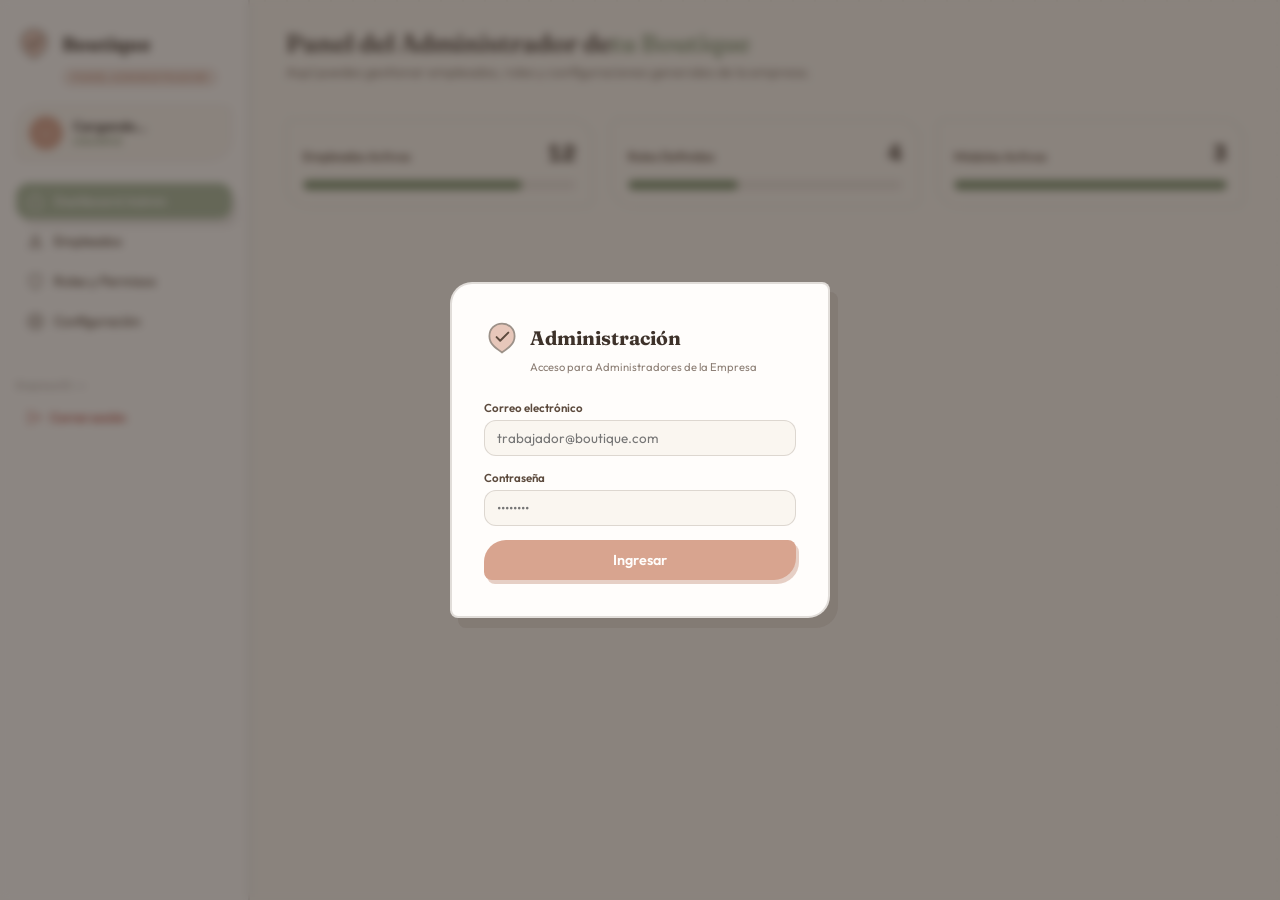
<file: Frontend/panel-empresa.html>
<!DOCTYPE html>
<html lang="es">

<head>
  <meta charset="UTF-8">
  <meta name="viewport" content="width=device-width, initial-scale=1.0">
  <title>Panel de Empresa · Super Admin / Admin</title>
  <link rel="preconnect" href="https://fonts.googleapis.com">
  <link
    href="https://fonts.googleapis.com/css2?family=Fraunces:ital,opsz,wght@0,9..144,400;0,9..144,600;1,9..144,500&family=Outfit:wght@400;500;600;700&family=Space+Mono:wght@400;700&display=swap"
    rel="stylesheet">
  <link rel="stylesheet" href="css/panel-empresa.css">
  <style>
    /* Estilos adicionales específicos para el panel de empresa */
    .form-variantes {
      background: var(--crema);
      border: 1px dashed var(--borde-trazo);
      border-radius: var(--radio-b);
      padding: 15px;
      margin-top: 10px;
    }

    .variante-item {
      display: flex;
      flex-wrap: wrap;
      gap: 10px;
      align-items: flex-end;
      padding: 10px 0;
      border-bottom: 1px solid var(--borde-trazo);
    }

    .variante-item:last-child {
      border-bottom: none;
    }

    .variante-item input {
      flex: 1;
      min-width: 80px;
    }

    .btn-quitar-variante {
      background: var(--alerta-suave);
      color: var(--alerta);
      border: none;
      padding: 5px 10px;
      border-radius: 6px;
      cursor: pointer;
    }

    .variantes-lista-expandida {
      background: rgba(92, 74, 61, 0.03);
      border-bottom: 1.5px solid var(--borde-trazo);
    }

    .variantes-lista-expandida table {
      background: transparent;
      margin: 10px 20px;
      width: calc(100% - 40px);
    }

    .variantes-lista-expandida th {
      padding-top: 5px;
      padding-bottom: 5px;
      border-bottom: 1px solid var(--borde-trazo);
    }

    .fila-principal {
      transition: background 0.2s;
    }

    .fila-principal:hover {
      background: rgba(92, 74, 61, 0.05);
    }

    .btn-outline {
      background: transparent;
      border: 1.5px solid var(--borde-trazo);
      color: var(--cafe);
    }

    .btn-outline:hover {
      border-color: var(--sage-oscuro);
      color: var(--sage-oscuro);
    }

    .img-min {
      width: 40px;
      height: 50px;
      object-fit: cover;
      border-radius: 4px;
      background: var(--borde-trazo);
    }

    .permisos-resumen {
      display: grid;
      grid-template-columns: repeat(3, minmax(0, 1fr));
      gap: 12px;
      margin-bottom: 15px;
    }

    .permiso-resumen {
      background: linear-gradient(180deg, rgba(248, 244, 237, 0.95), rgba(243, 236, 226, 0.85));
      border: 1px solid var(--borde-trazo);
      border-radius: var(--radio-b);
      padding: 14px 16px;
      box-shadow: 0 10px 20px rgba(92, 74, 61, 0.04);
    }

    .permiso-resumen .titulo {
      font-family: 'Fraunces', serif;
      font-size: 1.05rem;
      color: var(--cafe-oscuro);
      margin-bottom: 6px;
    }

    .permiso-resumen .descripcion {
      margin: 0;
      font-size: 0.82rem;
      line-height: 1.45;
    }

    .permiso-lista {
      list-style: none;
      padding: 0;
      margin: 12px 0 0;
      display: grid;
      gap: 8px;
    }

    .permiso-lista li {
      display: flex;
      align-items: center;
      justify-content: space-between;
      gap: 10px;
      font-size: 0.82rem;
      padding: 8px 10px;
      border-radius: 10px;
      background: rgba(255, 255, 255, 0.55);
      border: 1px solid rgba(92, 74, 61, 0.08);
    }

    .permiso-toggle {
      display: inline-flex;
      align-items: center;
      gap: 8px;
      cursor: pointer;
      user-select: none;
      white-space: nowrap;
    }

    .permiso-toggle input {
      accent-color: var(--sage-oscuro);
    }

    .permiso-panel-grid {
      display: grid;
      grid-template-columns: minmax(240px, 360px) minmax(0, 1fr);
      gap: 16px;
      align-items: start;
    }

    .permiso-panel-nota {
      background: rgba(216, 164, 143, 0.12);
      border: 1px solid rgba(92, 74, 61, 0.12);
      border-radius: var(--radio-b);
      padding: 14px 16px;
      margin-bottom: 14px;
      color: var(--cafe-oscuro);
    }

    .permiso-panel-nota strong {
      display: block;
      margin-bottom: 4px;
    }

    .permisos-preferencias {
      display: grid;
      gap: 10px;
    }

    .permiso-preferencia {
      display: grid;
      grid-template-columns: minmax(0, 1fr) 140px;
      gap: 10px;
      align-items: center;
      padding: 10px 12px;
      border-radius: 12px;
      background: rgba(255, 255, 255, 0.72);
      border: 1px solid rgba(92, 74, 61, 0.08);
    }

    .permiso-preferencia strong {
      display: block;
      font-size: 0.9rem;
      color: var(--cafe-oscuro);
    }

    .permiso-preferencia .detalle {
      display: block;
      margin-top: 3px;
      font-size: 0.75rem;
      line-height: 1.4;
      color: var(--cafe);
    }

    .permiso-nivel-select {
      width: 100%;
      padding: 8px 10px;
      border-radius: 999px;
      border: 1px solid var(--borde-trazo);
      background: #fff;
      color: var(--cafe-oscuro);
      font-family: 'Outfit', sans-serif;
      font-size: 0.82rem;
    }

    .permiso-matriz {
      width: 100%;
      border-collapse: collapse;
    }

    .permiso-matriz th,
    .permiso-matriz td {
      padding: 12px 10px;
      border-bottom: 1px solid var(--borde-trazo);
      vertical-align: top;
    }

    .permiso-matriz thead th {
      font-size: 0.8rem;
      text-transform: uppercase;
      letter-spacing: 0.04em;
      color: var(--cafe);
    }

    .permiso-estado {
      display: inline-flex;
      align-items: center;
      gap: 8px;
      font-size: 0.78rem;
    }

    .permiso-estado::before {
      content: '';
      width: 9px;
      height: 9px;
      border-radius: 50%;
      background: var(--sage-oscuro);
      box-shadow: 0 0 0 4px rgba(122, 140, 110, 0.12);
    }

    @media (max-width: 900px) {

      .permiso-panel-grid,
      .permisos-resumen {
        grid-template-columns: 1fr;
      }
    }
  </style>
</head>

<body>

  <!-- Login overlay -->
  <div class="login-overlay" id="login-overlay">
    <div class="login-caja">
      <div class="marca">
        <svg class="marca-icono" viewBox="0 0 40 40" fill="none">
          <path d="M20 4C12 4 6 10 6 18c0 9 8 14 14 18 6-4 14-9 14-18 0-8-6-14-14-14Z" stroke="#5C4A3D" stroke-width="2"
            fill="#D8A48F" opacity="0.6" />
          <path d="M14 19l4 4 9-9" stroke="#5C4A3D" stroke-width="2.2" stroke-linecap="round" stroke-linejoin="round"
            fill="none" />
        </svg>
        <h1>Administración</h1>
      </div>
      <p class="marca-sub">Acceso para Administradores de la Empresa</p>
      <div class="login-error" id="login-error"></div>
      <div class="login-form">
        <div class="campo">
          <label class="etiqueta-campo">Correo electrónico</label>
          <input type="email" id="login-correo" placeholder="trabajador@boutique.com" autocomplete="email" required
            maxlength="120">
        </div>
        <div class="campo">
          <label class="etiqueta-campo">Contraseña</label>
          <input type="password" id="login-password" placeholder="••••••••" autocomplete="current-password" required
            minlength="6" maxlength="80">
        </div>
        <button class="btn-login" id="btn-ingresar">Ingresar</button>
      </div>
    </div>
  </div>

  <div class="app">

    <aside class="sidebar">
      <div class="marca">
        <svg class="marca-icono" viewBox="0 0 40 40" fill="none">
          <path d="M20 4C12 4 6 10 6 18c0 9 8 14 14 18 6-4 14-9 14-18 0-8-6-14-14-14Z" stroke="#5C4A3D" stroke-width="2"
            fill="#D8A48F" opacity="0.6" />
          <path d="M14 19l4 4 9-9" stroke="#5C4A3D" stroke-width="2.2" stroke-linecap="round" stroke-linejoin="round"
            fill="none" />
        </svg>
        <h1 id="sidebar-empresa-nombre">Boutique</h1>
      </div>
      <p class="marca-sub" style="margin-bottom: 18px;"><span class="pildora rol-admin"
          style="font-size:0.65rem; padding: 3px 10px; text-transform: uppercase; letter-spacing: 0.05em; font-weight: 700;">Panel
          Administrador</span></p>

      <div class="usuario-activo">
        <div class="avatar-mini" id="avatar-iniciales">–</div>
        <div>
          <div class="nombre" id="usuario-nombre">Cargando…</div>
          <div class="rol" id="usuario-rol">Usuario</div>
        </div>
      </div>

      <nav class="menu" id="menu-navegacion">
        <button class="menu-item activo" data-panel="dashboard-admin">
          <svg viewBox="0 0 24 24" fill="none">
            <path d="M3 9l9-7 9 7v11a2 2 0 0 1-2 2H5a2 2 0 0 1-2-2z" stroke="currentColor" stroke-width="1.8"
              stroke-linejoin="round" />
          </svg>
          Dashboard Admin
        </button>
        <button class="menu-item" data-panel="empleados">
          <svg viewBox="0 0 24 24" fill="none">
            <path
              d="M12 12c2.21 0 4-1.79 4-4s-1.79-4-4-4-4 1.79-4 4 1.79 4 4 4zm0 2c-2.67 0-8 1.34-8 4v2h16v-2c0-2.66-5.33-4-8-4z"
              stroke="currentColor" stroke-width="1.8" stroke-linejoin="round" />
          </svg>
          Empleados
        </button>
        <button class="menu-item" data-panel="roles">
          <svg viewBox="0 0 24 24" fill="none">
            <path d="M12 22s8-4 8-10V5l-8-3-8 3v7c0 6 8 10 8 10z" stroke="currentColor" stroke-width="1.8"
              stroke-linejoin="round" />
          </svg>
          Roles y Permisos
        </button>
        <button class="menu-item" data-panel="configuracion">
          <svg viewBox="0 0 24 24" fill="none">
            <path
              d="M19.4 15a1.65 1.65 0 0 0 .33 1.82l.06.06a2 2 0 0 1 0 2.83 2 2 0 0 1-2.83 0l-.06-.06a1.65 1.65 0 0 0-1.82-.33 1.65 1.65 0 0 0-1 1.51V21a2 2 0 0 1-2 2 2 2 0 0 1-2-2v-.09A1.65 1.65 0 0 0 9 19.4a1.65 1.65 0 0 0-1.82.33l-.06.06a2 2 0 0 1-2.83 0 2 2 0 0 1 0-2.83l.06-.06a1.65 1.65 0 0 0 .33-1.82 1.65 1.65 0 0 0-1.51-1H3a2 2 0 0 1-2-2 2 2 0 0 1 2-2h.09A1.65 1.65 0 0 0 4.6 9a1.65 1.65 0 0 0-.33-1.82l-.06-.06a2 2 0 0 1 0-2.83 2 2 0 0 1 2.83 0l.06.06a1.65 1.65 0 0 0 1.82.33H9a1.65 1.65 0 0 0 1-1.51V3a2 2 0 0 1 2-2 2 2 0 0 1 2 2v.09a1.65 1.65 0 0 0 1 1.51 1.65 1.65 0 0 0 1.82-.33l.06-.06a2 2 0 0 1 2.83 0 2 2 0 0 1 0 2.83l-.06.06a1.65 1.65 0 0 0-.33 1.82V9a1.65 1.65 0 0 0 1.51 1H21a2 2 0 0 1 2 2 2 2 0 0 1-2 2h-.09a1.65 1.65 0 0 0-1.51 1zM12 15a3 3 0 1 0 0-6 3 3 0 0 0 0 6z"
              stroke="currentColor" stroke-width="1.8" stroke-linejoin="round" />
          </svg>
          Configuración
        </button>
      </nav>

      <div class="menu-pie">
        Empresa ID: <strong id="sidebar-empresa-id">--</strong><br>
        <span id="footer-usuario"></span>
      </div>
      <button class="btn-cerrar-sesion" id="btn-cerrar-sesion">
        <svg viewBox="0 0 24 24" fill="none" width="15" height="15">
          <path d="M9 21H5a2 2 0 0 1-2-2V5a2 2 0 0 1 2-2h4M16 17l5-5-5-5M21 12H9" stroke="currentColor"
            stroke-width="1.8" stroke-linecap="round" stroke-linejoin="round" />
        </svg>
        Cerrar sesión
      </button>
    </aside>

    <main>
      <!-- DASHBOARD ADMIN -->
      <section class="panel activo" id="panel-dashboard-admin">
        <div class="topbar">
          <div>
            <h2>Panel del Administrador de <span id="dash-empresa-nombre" style="color:var(--sage-oscuro);">tu
                Boutique</span></h2>
            <p class="descripcion">Aquí puedes gestionar empleados, roles y configuraciones generales de la empresa.</p>
          </div>
        </div>
        <div class="grid-metricas">
          <div class="metrica">
            <div class="metrica-header"><span class="nombre">Empleados Activos</span><span class="valor">12</span></div>
            <div class="barra-fondo">
              <div class="barra-relleno" style="width: 80%;"></div>
            </div>
          </div>
          <div class="metrica">
            <div class="metrica-header"><span class="nombre">Roles Definidos</span><span class="valor">4</span></div>
            <div class="barra-fondo">
              <div class="barra-relleno" style="width: 40%;"></div>
            </div>
          </div>
          <div class="metrica">
            <div class="metrica-header"><span class="nombre">Módulos Activos</span><span class="valor">3</span></div>
            <div class="barra-fondo">
              <div class="barra-relleno" style="width: 100%;"></div>
            </div>
          </div>
        </div>
      </section>

      <!-- EMPLEADOS -->
      <section class="panel" id="panel-empleados">
        <div class="topbar">
          <div>
            <h2>Gestión de Empleados</h2>
            <p class="descripcion">Registra y administra los accesos para el personal de tu empresa.</p>
          </div>
        </div>
        <div class="tarjeta">
          <div class="tarjeta-titulo">
            <h3>Registrar / Editar Empleado</h3>
          </div>
          <div class="grid-doble" style="margin-bottom: 15px;">
            <input type="hidden" id="emp-id">
            <div class="campo"><label class="etiqueta-campo">Nombres Completos</label><input type="text" id="emp-nombre"
                placeholder="Ej. Juan Pérez" required minlength="3" maxlength="120"></div>
            <div class="campo"><label class="etiqueta-campo">Correo</label><input type="email" id="emp-correo"
                placeholder="juan@boutique.com" required maxlength="120"></div>
            <div class="campo"><label class="etiqueta-campo">Teléfono</label><input type="text" id="emp-telefono"
                placeholder="Ej. 987654321" inputmode="numeric" pattern="\\d{9}" maxlength="9"
                title="Debe contener exactamente 9 dígitos"></div>
            <div class="campo"><label class="etiqueta-campo">Rol Asignado</label><select id="emp-rol"
                style="width: 100%; padding: 8px 12px; border-radius: 8px; border: 1px solid var(--borde-trazo); background: var(--crema); font-family: 'Outfit', sans-serif;">
                <option value="">-- Automático --</option>
              </select></div>
            <div class="campo"><label class="etiqueta-campo">Contraseña</label><input type="password" id="emp-password"
                placeholder="Solo para nuevos o cambiar" minlength="6" maxlength="80"></div>
          </div>
          <div style="display:flex; gap:10px;">
            <button class="btn btn-primario" id="btn-guardar-empleado">Guardar Empleado</button>
            <button class="btn btn-secundario oculto" id="btn-cancelar-empleado">Cancelar Edición</button>
          </div>
        </div>

        <div class="tarjeta">
          <div class="tarjeta-titulo">
            <h3>Lista de Empleados Activos</h3>
            <button class="btn btn-secundario btn-mini" onclick="cargarEmpleados()">↻ Refrescar</button>
          </div>
          <table>
            <thead>
              <tr>
                <th>ID</th>
                <th>Nombre</th>
                <th>Rol</th>
                <th>Acciones</th>
              </tr>
            </thead>
            <tbody id="tabla-empleados">
              <tr>
                <td colspan="4" style="text-align:center;">Cargando empleados...</td>
              </tr>
            </tbody>
          </table>
        </div>
      </section>

      <!-- ROLES Y PERMISOS -->
      <section class="panel" id="panel-roles">
        <div class="topbar">
          <div>
            <h2>Roles y Permisos</h2>
            <p class="descripcion">Define qué puede ver y hacer cada usuario dentro del panel.</p>
          </div>
        </div>
        <div class="tarjeta">
          <div class="permisos-resumen">
            <div class="permiso-resumen">
              <div class="titulo">Administrador</div>
              <ul class="permiso-lista">
                <li><span>Gestionar usuarios</span><span class="permiso-estado">Total</span></li>
                <li><span>Editar catálogo</span><span class="permiso-estado">Total</span></li>
                <li><span>Ver reportes</span><span class="permiso-estado">Total</span></li>
              </ul>
            </div>
            <div class="permiso-resumen">
              <div class="titulo">Mantenimiento</div>
              <ul class="permiso-lista">
                <li><span>Inventario y stock</span><span class="permiso-estado">Activo</span></li>
                <li><span>Productos</span><span class="permiso-estado">Activo</span></li>
                <li><span>Usuarios</span><span class="permiso-estado">Restringido</span></li>
              </ul>
            </div>
            <div class="permiso-resumen">
              <div class="titulo">Despacho</div>
              <ul class="permiso-lista">
                <li><span>Ver pedidos</span><span class="permiso-estado">Activo</span></li>
                <li><span>Cambiar estados</span><span class="permiso-estado">Activo</span></li>
                <li><span>Configurar sistema</span><span class="permiso-estado">Restringido</span></li>
              </ul>
            </div>
          </div>

          <div class="permiso-panel-grid">
            <div>
              <div class="tarjeta-titulo"
                style="display:flex; justify-content:space-between; align-items:center; gap:10px; margin-bottom:12px;">
                <h3 style="margin:0;">Permisos por usuario</h3>
                <div style="display:flex; gap:10px; align-items:center; flex-wrap:wrap;">
                  <input type="text" class="buscador-generico" data-target="tabla-permisos-empresa"
                    list="sugerencias-permisos-usuarios" placeholder="Buscar rol o empleado..." autocomplete="off"
                    style="padding: 6px 12px; border-radius: 4px; border: 1px solid var(--borde-trazo); outline: none; font-family: 'Outfit', sans-serif; min-width: 240px;">
                  <button class="btn btn-secundario btn-mini" type="button" id="btn-refrescar-permisos">↻
                    Refrescar</button>
                </div>
              </div>
              <datalist id="sugerencias-permisos-usuarios"></datalist>
              <table class="permiso-matriz">
                <thead>
                  <tr>
                    <th>Usuario</th>
                    <th>Rol</th>
                    <th>Acceso</th>
                  </tr>
                </thead>
                <tbody id="tabla-permisos-empresa">
                  <tr class="no-filtrable">
                    <td colspan="3" style="text-align:center; padding:18px; color:var(--cafe);">Cargando usuarios...
                    </td>
                  </tr>
                </tbody>
              </table>
            </div>

            <div>
              <div class="tarjeta-titulo" style="margin-bottom:12px;">
                <h3 style="margin:0;">Permisos rápidos</h3>
              </div>
              <div class="tarjeta" style="margin:0; background:rgba(255,255,255,0.6);">
                <div class="permisos-preferencias" id="lista-permisos-rapidos"></div>
                <div style="display:flex; justify-content:flex-start; gap:10px; margin-top:14px; flex-wrap:wrap;">
                  <button class="btn btn-primario" type="button" id="btn-guardar-permisos-rapidos">Guardar cambios de
                    permisos</button>
                  <button class="btn btn-secundario btn-mini" type="button"
                    id="btn-restaurar-permisos-rapidos">Restaurar valores base</button>
                </div>
              </div>
            </div>
          </div>
        </div>
      </section>

      <!-- CONFIGURACION -->
      <section class="panel" id="panel-configuracion">
        <div class="topbar">
          <div>
            <h2>Configuración de Empresa</h2>
            <p class="descripcion">Modifica los detalles generales de tu boutique.</p>
          </div>
        </div>
        <div class="tarjeta">
          <div class="tarjeta-titulo">
            <h3>Detalles Comerciales (Prototipo)</h3>
          </div>
          <div class="grid-doble" style="margin-bottom: 15px;">
            <div class="campo"><label class="etiqueta-campo">Nombre Comercial</label><input type="text"
                value="Mi Boutique" minlength="3" maxlength="120"></div>
            <div class="campo"><label class="etiqueta-campo">RUC</label><input type="text" value="20123456789"
                inputmode="numeric" pattern="\\d{11}" maxlength="11" title="Debe contener exactamente 11 dígitos"></div>
            <div class="campo"><label class="etiqueta-campo">Dirección Principal</label><input type="text"
                value="Av. Principal 123" minlength="5" maxlength="180"></div>
            <div class="campo"><label class="etiqueta-campo">Teléfono de Contacto</label><input type="text"
                value="987654321" inputmode="numeric" pattern="\\d{9}" maxlength="9"
                title="Debe contener exactamente 9 dígitos"></div>
          </div>
          <button class="btn btn-primario">Actualizar Datos</button>
        </div>
      </section>
    </main>
  </div>

  <div class="toast" id="toast"></div>

  <!-- Modal para añadir 1 variante a producto existente -->
  <div class="login-overlay oculto" id="modal-add-variante" style="z-index: 200;">
    <div class="login-caja" style="max-width: 600px;">
      <h2 style="margin-bottom:15px; font-size:1.4rem;">Añadir Variante</h2>
      <p class="nota" style="margin-bottom:20px; color:var(--cafe); opacity:0.8;">Añadiendo variante al producto <strong
          id="modal-var-prod-nombre"></strong></p>

      <input type="hidden" id="modal-var-prod-id">

      <div class="grid-doble" style="margin-bottom:10px;">
        <div class="campo"><label class="etiqueta-campo">Color</label><input type="text" id="modal-var-color"
            placeholder="Negro" required minlength="2" maxlength="40"></div>
        <div class="campo"><label class="etiqueta-campo">Talla</label><input type="text" id="modal-var-talla"
            placeholder="M" required minlength="1" maxlength="10"></div>
        <div class="campo"><label class="etiqueta-campo">Stock</label><input type="number" id="modal-var-stock"
            value="10" min="0" step="1" required></div>
        <div class="campo"><label class="etiqueta-campo">Stock Crítico</label><input type="number"
            id="modal-var-critico" value="2" min="0" step="1" required></div>
        <div class="campo"><label class="etiqueta-campo">Hex (Color)</label><input type="color" id="modal-var-hex"
            value="#5c4a3d"
            style="width: 100%; height: 38px; padding: 2px; cursor: pointer; border-radius: 12px; border: 1.5px solid var(--borde-trazo); background: var(--crema);">
        </div>
        <div class="campo"><label class="etiqueta-campo">URL Imagen</label><input type="url" id="modal-var-img"
            placeholder="https://..." maxlength="300"></div>
        <div class="campo"><label class="etiqueta-campo">SKU Autogenerado</label><input type="text" id="modal-var-sku"
            disabled style="background:#eee;"></div>
      </div>

      <div style="margin-top:20px; display:flex; gap:10px;">
        <button class="btn btn-primario" id="btn-save-single-variant">Guardar Variante</button>
        <button class="btn btn-secundario"
          onclick="document.getElementById('modal-add-variante').classList.add('oculto')">Cancelar</button>
      </div>
    </div>
  </div>

  <script src="config/config.js"></script>
  <script>
    /* ==========================================================
       CONFIGURACIÓN Y UTILIDADES
       ========================================================== */
    const API_URL = CONFIG.API_URL;
    const SESSION_KEY = 'tenant_session';

    const COLOR_MAP = {
      'negro': '#000000',
      'black': '#000000',
      'blanco': '#ffffff',
      'white': '#ffffff',
      'rojo': '#ff0000',
      'red': '#ff0000',
      'verde': '#00ff00',
      'green': '#00ff00',
      'azul': '#0000ff',
      'blue': '#0000ff',
      'amarillo': '#ffff00',
      'yellow': '#ffff00',
      'gris': '#808080',
      'gray': '#808080',
      'grey': '#808080',
      'rosa': '#ffc0cb',
      'pink': '#ffc0cb',
      'marrón': '#8b4513',
      'marron': '#8b4513',
      'brown': '#8b4513',
      'naranja': '#ffa500',
      'orange': '#ffa500',
      'morado': '#800080',
      'purple': '#800080',
      'violeta': '#ee82ee',
      'violet': '#ee82ee',
      'celeste': '#87ceeb',
      'sky blue': '#87ceeb',
      'beige': '#f5f5dc',
      'crema': '#fffdd0',
      'cream': '#fffdd0',
      'dorado': '#ffd700',
      'gold': '#ffd700',
      'plateado': '#c0c0c0',
      'silver': '#c0c0c0',
      'turquesa': '#40e0d0',
      'turquoise': '#40e0d0',
      'burdeos': '#800020',
      'burgundy': '#800020',
      'mostaza': '#e1ad01',
      'mustard': '#e1ad01',
      'marfil': '#fffff0',
      'ivory': '#fffff0',
      'azul marino': '#000080',
      'navy': '#000080',
      'coral': '#ff7f50',
      'fucsia': '#ff00ff',
      'fuchsia': '#ff00ff',
      'lila': '#c8a2c8',
      'lilac': '#c8a2c8',
      'salmon': '#fa8072',
      'salmón': '#fa8072',
      'caqui': '#f0e68c',
      'khaki': '#f0e68c',
      'oliva': '#808000',
      'olive': '#808000'
    };

    let toastTimeout;
    function showToast(msg, error = false) {
      const t = document.getElementById('toast');
      t.textContent = msg;
      t.style.backgroundColor = error ? 'var(--alerta)' : 'var(--cafe-oscuro)';
      t.classList.add('visible');
      clearTimeout(toastTimeout);
      toastTimeout = setTimeout(() => t.classList.remove('visible'), 3000);
    }

    function setFieldValidity(field, message = '') {
      if (!field) return false;
      field.setCustomValidity(message);
      if (message) field.reportValidity();
      return !message;
    }

    function clearValidationOnInput(id) {
      const field = document.getElementById(id);
      if (!field) return;
      field.addEventListener('input', () => field.setCustomValidity(''));
    }

    function getTrimmedValue(id) {
      const field = document.getElementById(id);
      return field ? field.value.trim() : '';
    }

    function validateTextField(id, label, minLength = 1) {
      const field = document.getElementById(id);
      const value = field ? field.value.trim() : '';
      if (!value) return setFieldValidity(field, `${label} es obligatorio`);
      if (value.length < minLength) return setFieldValidity(field, `${label} debe tener al menos ${minLength} caracteres`);
      return setFieldValidity(field, '');
    }

    function validateEmailField(id, label) {
      const field = document.getElementById(id);
      const value = field ? field.value.trim() : '';
      if (!value) return setFieldValidity(field, `${label} es obligatorio`);
      if (!/^\S+@\S+\.\S+$/.test(value)) return setFieldValidity(field, `${label} no tiene un formato válido`);
      return setFieldValidity(field, '');
    }

    function validatePhoneField(id, label, required = true) {
      const field = document.getElementById(id);
      const value = field ? field.value.trim() : '';
      if (!value) return required ? setFieldValidity(field, `${label} es obligatorio`) : setFieldValidity(field, '');
      if (!/^\d{9}$/.test(value) || /^(\d)\1{8}$/.test(value)) return setFieldValidity(field, `${label} debe tener 9 dígitos válidos`);
      return setFieldValidity(field, '');
    }

    function validatePasswordField(id, label, minLength = 6, required = false) {
      const field = document.getElementById(id);
      const value = field ? field.value : '';
      if (!value) return required ? setFieldValidity(field, `${label} es obligatoria`) : setFieldValidity(field, '');
      if (value.length < minLength) return setFieldValidity(field, `${label} debe tener al menos ${minLength} caracteres`);
      return setFieldValidity(field, '');
    }

    function validateNumberField(id, label, { min = 0, max = null, integer = true, required = true } = {}) {
      const field = document.getElementById(id);
      const raw = field ? field.value : '';
      if (raw === '' || raw === null) return required ? setFieldValidity(field, `${label} es obligatorio`) : setFieldValidity(field, '');
      const value = Number(raw);
      if (!Number.isFinite(value)) return setFieldValidity(field, `${label} debe ser numérico`);
      if (integer && !Number.isInteger(value)) return setFieldValidity(field, `${label} debe ser un número entero`);
      if (value < min) return setFieldValidity(field, `${label} no puede ser menor que ${min}`);
      if (max !== null && value > max) return setFieldValidity(field, `${label} no puede ser mayor que ${max}`);
      return setFieldValidity(field, '');
    }

    function validateUrlField(id, label, required = false) {
      const field = document.getElementById(id);
      const value = field ? field.value.trim() : '';
      if (!value) return required ? setFieldValidity(field, `${label} es obligatorio`) : setFieldValidity(field, '');
      try {
        new URL(value);
        return setFieldValidity(field, '');
      } catch {
        return setFieldValidity(field, `${label} no tiene una URL válida`);
      }
    }

    function getToken() {
      try { return JSON.parse(localStorage.getItem(SESSION_KEY)).token; } catch { return null; }
    }
    function getSessionData() {
      try { return JSON.parse(localStorage.getItem(SESSION_KEY)); } catch { return null; }
    }

    function escapeHtml(value) {
      return String(value ?? '')
        .replaceAll('&', '&amp;')
        .replaceAll('<', '&lt;')
        .replaceAll('>', '&gt;')
        .replaceAll('"', '&quot;')
        .replaceAll("'", '&#39;');
    }

    function genSKU() {
      const letters = "ABCDEFGHIJKLMNOPQRSTUVWXYZ";
      const num = Math.floor(Math.random() * 900) + 100;
      const l1 = letters.charAt(Math.floor(Math.random() * 26));
      const l2 = letters.charAt(Math.floor(Math.random() * 26));
      return `VAR-${num}-${l1}${l2}`;
    }

    async function fetchAuth(endpoint, method = 'GET', body = null) {
      const t = getToken();
      if (!t) {
        document.getElementById('login-overlay').classList.remove('oculto');
        throw new Error("No autenticado");
      }
      const opts = { method, headers: { 'Authorization': 'Bearer ' + t, 'Content-Type': 'application/json' }, cache: 'no-store' };
      if (body) opts.body = JSON.stringify(body);

      const res = await fetch(API_URL + endpoint, opts);
      if (!res.ok) {
        let errText = "Error en petición";
        try {
          const rawText = await res.text();
          try { const eJson = JSON.parse(rawText); errText = eJson.message || eJson.error || rawText || errText; }
          catch { errText = rawText || errText; }
        } catch { }
        throw new Error(errText);
      }
      if (method === 'GET' || res.headers.get('content-type')?.includes('json')) return await res.json();
      return await res.text();
    }

    ['login-correo', 'login-password', 'emp-nombre', 'emp-correo', 'emp-telefono', 'emp-password', 'modal-var-color', 'modal-var-talla', 'modal-var-stock', 'modal-var-critico', 'modal-var-img'].forEach(clearValidationOnInput);

    function obtenerEtiquetaRol(rolNombre) {
      const normalizado = (rolNombre || '').trim().toUpperCase();
      if (normalizado === 'ADMIN') return { clase: 'rol-admin', texto: 'Admin', acceso: 'Completo' };
      if (normalizado === 'DESPACHO') return { clase: 'rol-vendedor', texto: 'Despacho', acceso: 'Pedidos' };
      if (normalizado === 'MANTENIMIENTO' || normalizado === 'ALMACEN' || normalizado === 'ALMACENERO') return { clase: 'rol-almacenero', texto: 'Mantenimiento', acceso: 'Operativo' };
      if (normalizado === 'VENDEDOR') return { clase: 'rol-catalogo', texto: 'Vendedor', acceso: 'Catálogo' };
      return { clase: 'rol-catalogo', texto: rolNombre || 'Sin rol', acceso: 'Limitado' };
    }

    function filtrarUsuariosPorEmpresa(usuarios) {
      const sesion = getSessionData();
      const miEmpresaId = sesion?.empresa_id ? String(sesion.empresa_id) : '';
      if (!miEmpresaId) return Array.isArray(usuarios) ? usuarios : [];

      return (usuarios || []).filter(usuario => {
        const usuarioEmpresaId = usuario?.empresa?.id ?? usuario?.empresa_id ?? usuario?.empresaId ?? '';
        return String(usuarioEmpresaId) === miEmpresaId;
      });
    }

    function cargarSugerenciasPermisosUsuarios(usuarios) {
      const datalist = document.getElementById('sugerencias-permisos-usuarios');
      if (!datalist) return;

      const nombresUnicos = [...new Set((usuarios || [])
        .map(usuario => (usuario.nombre || '').trim())
        .filter(Boolean))];

      datalist.innerHTML = nombresUnicos.map(nombre => `<option value="${escapeHtml(nombre)}"></option>`).join('');
    }

    const PERMISOS_RAPIDOS_BASE = [
      { key: 'ver_panel_admin', titulo: 'Ver panel admin', detalle: 'Permite entrar al panel principal de administración.', nivel: 'Total' },
      { key: 'gestionar_usuarios', titulo: 'Gestionar usuarios', detalle: 'Crear, editar o desactivar empleados.', nivel: 'Restringido' },
      { key: 'editar_catalogo', titulo: 'Editar catálogo', detalle: 'Cambiar información de categorías y productos.', nivel: 'Activo' },
      { key: 'gestionar_variantes', titulo: 'Gestionar variantes', detalle: 'Editar tallas, colores y stock por variante.', nivel: 'Activo' },
      { key: 'ver_pedidos', titulo: 'Ver pedidos', detalle: 'Consultar pedidos y su estado actual.', nivel: 'Activo' },
      { key: 'cambiar_estados', titulo: 'Cambiar estados', detalle: 'Actualizar estados de pedidos y despachos.', nivel: 'Activo' },
      { key: 'gestionar_devoluciones', titulo: 'Gestionar devoluciones', detalle: 'Aprobar o rechazar devoluciones del cliente.', nivel: 'Restringido' },
      { key: 'ver_reportes', titulo: 'Ver reportes', detalle: 'Consultar métricas y resúmenes operativos.', nivel: 'Restringido' },
      { key: 'ajustar_configuracion', titulo: 'Ajustar configuración', detalle: 'Modificar parámetros generales del panel.', nivel: 'Restringido' },
      { key: 'gestionar_promociones', titulo: 'Gestionar promociones', detalle: 'Crear cupones, descuentos y campañas.', nivel: 'Restringido' }
    ];

    const NIVEL_PERMISO_OPCIONES = ['Total', 'Activo', 'Restringido'];
    const CONFIG_PERMISOS_RAPIDOS_KEY = 'webropa_permiso_preferencias_panel';

    function leerPermisosRapidosGuardados() {
      const base = Object.fromEntries(PERMISOS_RAPIDOS_BASE.map(item => [item.key, item.nivel]));
      try {
        const guardados = JSON.parse(localStorage.getItem(CONFIG_PERMISOS_RAPIDOS_KEY) || '{}');
        return { ...base, ...guardados };
      } catch {
        return base;
      }
    }

    function renderPermisosRapidos() {
      const contenedor = document.getElementById('lista-permisos-rapidos');
      if (!contenedor) return;

      const niveles = leerPermisosRapidosGuardados();

      contenedor.innerHTML = PERMISOS_RAPIDOS_BASE.map(item => {
        const nivelActual = niveles[item.key] || item.nivel;
        return `
      <label class="permiso-preferencia" data-permiso-item="${escapeHtml(item.key)}">
        <div>
          <strong>${escapeHtml(item.titulo)}</strong>
          <span class="detalle">${escapeHtml(item.detalle)}</span>
        </div>
        <select class="permiso-nivel-select" data-permiso-key="${escapeHtml(item.key)}">
          ${NIVEL_PERMISO_OPCIONES.map(opcion => `<option value="${escapeHtml(opcion)}" ${opcion === nivelActual ? 'selected' : ''}>${escapeHtml(opcion)}</option>`).join('')}
        </select>
      </label>
    `;
      }).join('');
    }

    function guardarPermisosRapidos() {
      const seleccion = {};
      document.querySelectorAll('[data-permiso-key]').forEach(select => {
        seleccion[select.dataset.permisoKey] = select.value;
      });
      localStorage.setItem(CONFIG_PERMISOS_RAPIDOS_KEY, JSON.stringify(seleccion));
      showToast('Permisos guardados en este navegador');
    }

    function restaurarPermisosRapidos() {
      localStorage.removeItem(CONFIG_PERMISOS_RAPIDOS_KEY);
      renderPermisosRapidos();
      showToast('Valores base restaurados');
    }
    
    function mostrarPermisosReales(usuario) {
      const contenedor = document.getElementById('lista-permisos-rapidos');
      if (!contenedor) return;

      const nota = contenedor.previousElementSibling;
      if (nota && nota.classList.contains('permiso-panel-nota')) {
          nota.innerHTML = `<strong>Permisos de ${escapeHtml(usuario.nombre)} (${escapeHtml(usuario.rol?.nombre || 'Sin rol')})</strong> Estos son los permisos reales asignados en la base de datos para este rol.`;
      }

      const btnGuardar = document.getElementById('btn-guardar-permisos-rapidos');
      const btnRestaurar = document.getElementById('btn-restaurar-permisos-rapidos');
      if (btnGuardar) btnGuardar.style.display = 'none';
      if (btnRestaurar) btnRestaurar.style.display = 'none';

      const permisos = usuario.rol?.permisos || [];

      if (permisos.length === 0) {
          contenedor.innerHTML = '<div style="padding: 20px; text-align: center; color: var(--cafe); opacity: 0.7;">Este usuario/rol no tiene permisos asignados en la base de datos.</div>';
          return;
      }

      contenedor.innerHTML = permisos.map(p => {
          return `
        <label class="permiso-preferencia" style="grid-template-columns: minmax(0, 1fr) auto;">
          <div>
            <strong>${escapeHtml(p.nombre)}</strong>
            <span class="detalle">${escapeHtml(p.descripcion || 'Permiso del sistema')}</span>
          </div>
          <div style="padding: 4px 12px; background-color: var(--sage-oscuro); color: white; border-radius: 999px; font-size: 0.75rem; border: 1px solid rgba(0,0,0,0.1);">Asignado</div>
        </label>
          `;
      }).join('');
    }

    async function cargarPermisosUsuarios() {
      const tbody = document.getElementById('tabla-permisos-empresa');
      if (!tbody) return;

      tbody.innerHTML = '<tr class="no-filtrable"><td colspan="3" style="text-align:center; padding:18px; color:var(--cafe);">Cargando usuarios...</td></tr>';

      try {
        const todosLosUsuarios = await fetchAuth('/usuarios');
        const usuarios = filtrarUsuariosPorEmpresa(todosLosUsuarios);
        cargarSugerenciasPermisosUsuarios(usuarios);
        
        window._usuariosPermisosMap = {}; // Guardar usuarios para lookup

        if (!Array.isArray(usuarios) || usuarios.length === 0) {
          tbody.innerHTML = '<tr class="no-filtrable"><td colspan="3" style="text-align:center; padding:18px; color:var(--cafe);">No hay usuarios registrados para esta empresa.</td></tr>';
          return;
        }

        tbody.innerHTML = usuarios.map(usuario => {
          window._usuariosPermisosMap[usuario.id] = usuario;
          const rolInfo = obtenerEtiquetaRol(usuario.rol?.nombre);
          const estado = usuario.estado || 'ACTIVO';
          const accesoActivo = rolInfo.acceso;

          return `
        <tr class="usuario-fila-clic" data-uid="${usuario.id}" style="cursor: pointer;" title="Clic para ver permisos de este usuario">
          <td>
            <strong>${escapeHtml(usuario.nombre || 'Sin nombre')}</strong><br>
            <span style="font-size:0.75rem; color:var(--cafe); opacity:0.8">${escapeHtml(usuario.correo || '')}</span>
          </td>
          <td><span class="pildora ${rolInfo.clase}">${escapeHtml(rolInfo.texto)}</span></td>
          <td>
            <div style="display:flex; flex-direction:column; gap:6px;">
              <label class="permiso-toggle"><input type="checkbox" ${estado === 'ACTIVO' ? 'checked' : ''} disabled><span>${escapeHtml(accesoActivo)}</span></label>
              <span style="font-size:0.72rem; color:var(--cafe); opacity:0.75;">Estado: ${escapeHtml(estado)}</span>
            </div>
          </td>
        </tr>
      `;
        }).join('');
        
        // Asignar el evento a las filas
        tbody.querySelectorAll('.usuario-fila-clic').forEach(fila => {
          fila.addEventListener('click', () => {
            tbody.querySelectorAll('tr').forEach(tr => tr.style.backgroundColor = '');
            fila.style.backgroundColor = 'rgba(122, 140, 110, 0.15)'; // resaltado suave
            const u = window._usuariosPermisosMap[fila.dataset.uid];
            if (u) mostrarPermisosReales(u);
          });
        });
      } catch (e) {
        tbody.innerHTML = `<tr class="no-filtrable"><td colspan="3" style="text-align:center; padding:18px; color:var(--alerta);">Error cargando usuarios: ${escapeHtml(e.message)}</td></tr>`;
      }
    }

    document.getElementById('btn-guardar-permisos-rapidos')?.addEventListener('click', guardarPermisosRapidos);
    document.getElementById('btn-restaurar-permisos-rapidos')?.addEventListener('click', restaurarPermisosRapidos);

    renderPermisosRapidos();

    /* ==========================================================
       NAVEGACIÓN Y AUTH
       ========================================================== */
    document.getElementById('menu-navegacion').addEventListener('click', (e) => {
      const btn = e.target.closest('.menu-item');
      if (!btn) return;
      document.querySelectorAll('.menu-item').forEach(b => b.classList.remove('activo'));
      btn.classList.add('activo');
      document.querySelectorAll('.panel').forEach(p => p.classList.remove('activo'));
      document.getElementById('panel-' + btn.dataset.panel).classList.add('activo');

      if (btn.dataset.panel === 'productos') cargarProductos();
      if (btn.dataset.panel === 'categorias') cargarCategorias();
      if (btn.dataset.panel === 'pedidos') cargarPedidos();
      if (btn.dataset.panel === 'cupones') cargarCupones();
      if (btn.dataset.panel === 'empleados') cargarEmpleados();
      if (btn.dataset.panel === 'roles') cargarPermisosUsuarios();
    });

    async function aplicarUsuario(datos) {
      const nombre = datos.nombre || 'Usuario';
      document.getElementById('usuario-nombre').textContent = nombre;
      document.getElementById('usuario-rol').textContent = datos.rol || '--';
      document.getElementById('avatar-iniciales').textContent = nombre.substring(0, 2).toUpperCase();
      document.getElementById('sidebar-empresa-id').textContent = datos.empresa_id || 'Global';
      document.getElementById('footer-usuario').textContent = datos.correo || '';

      if (datos.empresa_id) {
        try {
          const emp = await fetchAuth(`/empresas/${datos.empresa_id}`);
          const empNombre = emp.nombre_comercial || emp.razon_social || `Empresa #${datos.empresa_id}`;
          document.getElementById('sidebar-empresa-nombre').textContent = empNombre;
          const dashName = document.getElementById('dash-empresa-nombre');
          if (dashName) dashName.textContent = empNombre;
        } catch (e) {
          console.error("Error al obtener la empresa:", e);
          document.getElementById('sidebar-empresa-nombre').textContent = "Administración";
        }
      } else {
        document.getElementById('sidebar-empresa-nombre').textContent = "Global (SuperAdmin)";
        const dashName = document.getElementById('dash-empresa-nombre');
        if (dashName) dashName.textContent = "Catálogo Global";
      }
    }

    document.getElementById('btn-ingresar').addEventListener('click', async () => {
      if (!validateEmailField('login-correo', 'El correo')) return;
      if (!validatePasswordField('login-password', 'La contraseña', 6, true)) return;

      const correo = getTrimmedValue('login-correo');
      const password = document.getElementById('login-password').value;
      const errEl = document.getElementById('login-error');

      try {
        const res = await fetch(API_URL + '/usuarios/login', {
          method: 'POST', headers: { 'Content-Type': 'application/json' },
          body: JSON.stringify({ correo, password })
        });
        if (!res.ok) throw new Error('Credenciales inválidas o sin acceso al panel');
        const data = await res.json();

        if (data.rol !== 'ADMIN') {
          throw new Error('Acceso denegado: Solo usuarios con el rol ADMIN pueden ingresar a este panel.');
        }

        localStorage.setItem(SESSION_KEY, JSON.stringify(data));
        document.getElementById('login-overlay').classList.add('oculto');
        await aplicarUsuario(data);
        showToast(`Bienvenido ${data.nombre}`);
        // Cargar dashboard defaults
        cargarCategoriasParaSelect();
        cargarPermisosUsuarios();
        cargarRolesParaFormulario();
      } catch (e) {
        errEl.textContent = e.message;
        errEl.classList.add('visible');
      }
    });

    document.getElementById('btn-cerrar-sesion').addEventListener('click', async () => {
      const s = getSessionData();
      if (s && s.token) {
        try {
          await fetch(CONFIG.API_URL + '/usuarios/logout', {
            method: 'POST',
            headers: { 'Authorization': 'Bearer ' + s.token }
          });
        } catch (e) { console.error("Error logging out", e); }
      }
      localStorage.removeItem(SESSION_KEY);
      document.getElementById('login-overlay').classList.remove('oculto');

      // Limpiar campos del login
      document.getElementById('login-correo').value = '';
      document.getElementById('login-password').value = '';
      document.getElementById('login-error').classList.remove('visible');
    });

    // Check inicial
    (async () => {
      const s = getSessionData();
      if (s && s.token) {
        if (s.rol !== 'ADMIN') {
          localStorage.removeItem(SESSION_KEY);
          document.getElementById('login-overlay').classList.remove('oculto');
          const errEl = document.getElementById('login-error');
          errEl.textContent = 'Acceso denegado: Tu rol no es ADMIN.';
          errEl.classList.add('visible');
        } else {
          document.getElementById('login-overlay').classList.add('oculto');
          await aplicarUsuario(s);
          cargarCategoriasParaSelect();
          cargarPermisosUsuarios();
          cargarRolesParaFormulario();
        }
      }
    })();

    /* ==========================================================
       CATEGORÍAS
       ========================================================== */
    async function cargarCategorias() {
      const tbody = document.getElementById('tabla-categorias');
      try {
        const cats = await fetchAuth('/categorias');
        tbody.innerHTML = cats.map(c => `
      <tr>
        <td>${c.id}</td>
        <td><strong>${c.nombre}</strong></td>
        <td>${c.empresa ? c.empresa.id : 'Global'}</td>
        <td>
          <button class="btn btn-peligro btn-mini" onclick="eliminarCategoria(${c.id}, '${c.nombre}')">Eliminar</button>
        </td>
      </tr>
    `).join('');
        if (cats.length === 0) tbody.innerHTML = '<tr><td colspan="3" style="text-align:center; padding: 20px;">No hay categorías creadas.</td></tr>';
      } catch (e) { tbody.innerHTML = `<tr><td colspan="3" style="color:var(--alerta)">Error: ${e.message}</td></tr>`; }
    }

    async function cargarCategoriasParaSelect() {
      const sel = document.getElementById('prod-cat');
      try {
        const cats = await fetchAuth('/categorias');
        sel.innerHTML = '<option value="">-- Selecciona Categoría --</option>' + cats.map(c => `<option value="${c.id}">${c.nombre}</option>`).join('');
      } catch (e) {
        sel.innerHTML = '<option value="">Error al cargar categorías</option>';
      }
    }

    document.getElementById('btn-guardar-cat')?.addEventListener('click', async () => {
      const nombre = document.getElementById('cat-nombre').value.trim();
      if (!nombre) return showToast('El nombre no puede estar vacío', true);

      const sesion = getSessionData();
      const miEmpresaId = sesion?.empresa_id;

      try {
        const payload = { nombre };
        if (miEmpresaId) {
          payload.empresa = { id: parseInt(miEmpresaId) };
        }
        await fetchAuth('/categorias', 'POST', payload);
        showToast('Categoría creada con éxito');
        document.getElementById('cat-nombre').value = '';
        cargarCategorias();
        cargarCategoriasParaSelect(); // Actualizar select de productos
      } catch (e) { showToast(e.message, true); }
    });

    async function eliminarCategoria(id, nombre) {
      if (!confirm(`¿Estás seguro de eliminar la categoría "${nombre}"? ESTO ELIMINARÁ TODOS SUS PRODUCTOS EN CASCADA.`)) return;
      try {
        const msg = await fetchAuth(`/categorias/${id}`, 'DELETE');
        showToast(msg || 'Categoría eliminada');
        cargarCategorias();
        cargarCategoriasParaSelect();
      } catch (e) { showToast(e.message, true); }
    }

    /* ==========================================================
       PRODUCTOS
       ========================================================== */
    document.getElementById('btn-toggle-nuevo-prod')?.addEventListener('click', () => {
      const form = document.getElementById('form-producto-card');
      form.style.display = form.style.display === 'none' ? 'block' : 'none';
      if (form.style.display === 'block' && document.getElementById('contenedor-variantes-temp').children.length === 0) {
        addVarianteRow(); // Añadir una fila por defecto
      }
    });
    document.getElementById('btn-cancelar-prod')?.addEventListener('click', () => {
      document.getElementById('form-producto-card').style.display = 'none';
    });

    // Filas dinámicas de variantes para la creación del producto
    let varianteRowIndex = 0;
    function addVarianteRow() {
      const container = document.getElementById('contenedor-variantes-temp');
      const div = document.createElement('div');
      div.className = 'variante-item';
      div.id = `var-row-${varianteRowIndex}`;
      const autoSku = genSKU();
      div.innerHTML = `
    <div class="campo" style="flex:1"><label class="etiqueta-campo">SKU</label><input type="text" class="v-sku" value="${autoSku}" disabled style="background:#eee"></div>
    <div class="campo" style="flex:1"><label class="etiqueta-campo">Color</label><input type="text" class="v-color" placeholder="Ej. Negro"></div>
    <div class="campo" style="flex:0.8"><label class="etiqueta-campo">Hex Color</label><input type="color" class="v-hex" value="#5c4a3d" style="width: 100%; height: 38px; padding: 2px; cursor: pointer; border-radius: 12px; border: 1.5px solid var(--borde-trazo); background: var(--crema);"></div>
    <div class="campo" style="flex:0.5"><label class="etiqueta-campo">Talla</label><input type="text" class="v-talla" placeholder="Ej. M"></div>
    <div class="campo" style="flex:0.5"><label class="etiqueta-campo">Stock</label><input type="number" class="v-stock" value="10"></div>
    <div class="campo" style="flex:1.5"><label class="etiqueta-campo">Imagen URL</label><input type="text" class="v-img" placeholder="https://..."></div>
    <button class="btn-quitar-variante" style="margin-bottom: 2px;" onclick="document.getElementById('var-row-${varianteRowIndex}').remove()">✕</button>
  `;
      container.appendChild(div);

      // Auto-sync color
      const colorInput = div.querySelector('.v-color');
      const hexInput = div.querySelector('.v-hex');
      colorInput.addEventListener('input', () => {
        const key = colorInput.value.trim().toLowerCase();
        if (typeof COLOR_MAP !== 'undefined' && COLOR_MAP[key]) hexInput.value = COLOR_MAP[key];
      });

      varianteRowIndex++;
    }
    document.getElementById('btn-add-variante-row')?.addEventListener('click', addVarianteRow);

    // Guardar Producto + Variantes
    document.getElementById('btn-guardar-prod')?.addEventListener('click', async () => {
      const nombre = document.getElementById('prod-nombre').value.trim();
      const catId = document.getElementById('prod-cat').value;
      const precio = document.getElementById('prod-precio').value;
      const desc = document.getElementById('prod-desc').value;
      const img = document.getElementById('prod-img').value;

      if (!nombre || !catId || !precio) return showToast('Nombre, categoría y precio son obligatorios', true);

      const btn = document.getElementById('btn-guardar-prod');
      btn.disabled = true;
      btn.textContent = 'Guardando...';

      const sesion = getSessionData();
      const miEmpresaId = sesion?.empresa_id;

      try {
        // 1. Guardar producto
        const payloadProd = {
          nombre,
          precio: parseFloat(precio),
          descripcion: desc,
          imagen_url: img,
          categoria: { id: parseInt(catId) }
        };
        if (miEmpresaId) {
          payloadProd.empresa = { id: parseInt(miEmpresaId) };
        }
        const prodCreado = await fetchAuth('/productos', 'POST', payloadProd);

        // 2. Guardar variantes
        const rows = document.querySelectorAll('.variante-item');
        for (const row of rows) {
          const vSku = row.querySelector('.v-sku').value;
          const vColor = row.querySelector('.v-color').value || 'Default';
          const vHex = row.querySelector('.v-hex').value || '#000000';
          const vTalla = row.querySelector('.v-talla').value || 'U';
          const vStock = parseInt(row.querySelector('.v-stock').value) || 0;
          const vImg = row.querySelector('.v-img').value || '';

          const payloadVar = {
            sku: vSku, color: vColor, talla: vTalla, stock: vStock, stock_critico: 2, imagen: vImg, hex: vHex,
            producto: { id: prodCreado.id }
          };
          if (miEmpresaId) {
            payloadVar.empresa = { id: parseInt(miEmpresaId) };
          }
          await fetchAuth('/variantes', 'POST', payloadVar);
        }

        showToast(`Producto ${prodCreado.nombre} y sus variantes creados exitosamente`);

        // Resetear form
        document.getElementById('prod-nombre').value = '';
        document.getElementById('prod-precio').value = '';
        document.getElementById('prod-desc').value = '';
        document.getElementById('prod-img').value = '';
        document.getElementById('contenedor-variantes-temp').innerHTML = '';
        document.getElementById('form-producto-card').style.display = 'none';

        cargarProductos();
      } catch (e) {
        showToast(e.message, true);
      } finally {
        btn.disabled = false;
        btn.textContent = 'Guardar Producto y Variantes';
      }
    });

    // Listar Productos y Variantes (Acordeón)
    let lastProducts = [];
    async function cargarProductos() {
      const tbody = document.getElementById('tabla-productos');
      try {
        const prods = await fetchAuth('/productos');
        lastProducts = prods;

        tbody.innerHTML = prods.map(p => {
          const vars = p.variantes || [];
          const varCount = vars.length;
          return `
        <tr class="fila-principal" onclick="toggleVariantes(${p.id})">
          <td>${p.id}</td>
          <td><img src="${p.imagen_url || 'https://via.placeholder.com/40x50'}" class="img-min"></td>
          <td><strong>${p.nombre}</strong></td>
          <td>S/. ${p.precio.toFixed(2)}</td>
          <td>${p.categoria ? p.categoria.nombre : '-'}</td>
          <td><span class="pildora rol-almacenero">${varCount} variante(s)</span></td>
          <td>
            <button class="btn btn-secundario btn-mini" onclick="event.stopPropagation(); toggleVariantes(${p.id})">Ver ▾</button>
            <button class="btn btn-peligro btn-mini" onclick="event.stopPropagation(); eliminarProducto(${p.id}, '${p.nombre}')">Borrar</button>
          </td>
        </tr>
        <tr id="vars-prod-${p.id}" style="display:none;">
          <td colspan="7" style="padding:0;">
            <div class="variantes-lista-expandida" style="padding: 15px 20px;">
              <div style="display:flex; justify-content:space-between; margin-bottom:10px; align-items: center;">
                <h4 style="margin:0; font-size:0.9rem; color:var(--cafe-oscuro)">Variantes de ${p.nombre}</h4>
                <button class="btn btn-primario btn-mini" onclick="openAddVariantModal(${p.id}, '${p.nombre}')">+ Añadir Variante</button>
              </div>
              ${vars.length === 0 ? '<p style="font-size:0.8rem; color:var(--cafe); margin:0;">No hay variantes registradas.</p>' : `
              <table>
                <thead><tr><th>SKU</th><th>Img</th><th>Color</th><th>Talla</th><th>Stock</th><th>Acción</th></tr></thead>
                <tbody>
                  ${vars.map(v => `
                    <tr>
                      <td class="mono">${v.sku}</td>
                      <td>${v.imagen ? `<img src="${v.imagen}" style="width:25px;height:25px;object-fit:cover;border-radius:4px;">` : '-'}</td>
                      <td>
                        <span style="display:inline-block; width:12px; height:12px; border-radius:50%; background-color:${v.hex || '#000000'}; border:1px solid var(--borde-trazo); vertical-align:middle; margin-right:6px;"></span>
                        ${v.color} <span style="font-size:0.75rem; color:var(--cafe); opacity:0.7">(${v.hex || '#000000'})</span>
                      </td>
                      <td>${v.talla}</td>
                      <td><span class="pildora ${v.stock <= v.stock_critico ? 'estado-fallo' : 'estado-ok'}">${v.stock}</span></td>
                      <td><button class="btn btn-peligro btn-mini" onclick="eliminarVariante(${v.id}, '${v.sku}')">Eliminar</button></td>
                    </tr>
                  `).join('')}
                </tbody>
              </table>
              `}
            </div>
          </td>
        </tr>
      `;
        }).join('');

        if (prods.length === 0) tbody.innerHTML = '<tr><td colspan="7" style="text-align:center; padding:20px;">No hay productos registrados.</td></tr>';
      } catch (e) { tbody.innerHTML = `<tr><td colspan="7" style="color:var(--alerta)">Error: ${e.message}</td></tr>`; }
    }

    function toggleVariantes(prodId) {
      const tr = document.getElementById(`vars-prod-${prodId}`);
      if (tr) tr.style.display = tr.style.display === 'none' ? 'table-row' : 'none';
    }

    async function eliminarProducto(id, nombre) {
      if (!confirm(`¿Eliminar producto "${nombre}" y todas sus variantes?`)) return;
      try {
        const msg = await fetchAuth(`/productos/${id}`, 'DELETE');
        showToast(msg || 'Producto eliminado');
        cargarProductos();
      } catch (e) { showToast(e.message, true); }
    }

    async function eliminarVariante(id, sku) {
      if (!confirm(`¿Eliminar variante SKU: ${sku}?`)) return;
      try {
        const msg = await fetchAuth(`/variantes/${id}`, 'DELETE');
        showToast(msg || 'Variante eliminada');
        cargarProductos();
      } catch (e) { showToast(e.message, true); }
    }

    // Modal añadir una variante
    function openAddVariantModal(prodId, prodNombre) {
      document.getElementById('modal-var-prod-id').value = prodId;
      document.getElementById('modal-var-prod-nombre').textContent = prodNombre;
      document.getElementById('modal-var-sku').value = genSKU();
      document.getElementById('modal-var-color').value = '';
      document.getElementById('modal-var-talla').value = '';
      document.getElementById('modal-var-img').value = '';
      document.getElementById('modal-add-variante').classList.remove('oculto');
    }

    // Auto-sync: color nombre → hex en el modal
    document.getElementById('modal-var-color')?.addEventListener('input', () => {
      const key = document.getElementById('modal-var-color').value.trim().toLowerCase();
      if (COLOR_MAP[key]) document.getElementById('modal-var-hex').value = COLOR_MAP[key];
    });

    document.getElementById('btn-save-single-variant')?.addEventListener('click', async () => {
      const prodId = document.getElementById('modal-var-prod-id').value;
      const sesion = getSessionData();
      const miEmpresaId = sesion?.empresa_id;

      if (!validateTextField('modal-var-color', 'El color', 2)) return;
      if (!validateTextField('modal-var-talla', 'La talla', 1)) return;
      if (!validateNumberField('modal-var-stock', 'El stock', { min: 0, integer: true })) return;
      if (!validateNumberField('modal-var-critico', 'El stock crítico', { min: 0, integer: true })) return;
      if (!validateUrlField('modal-var-img', 'La URL de imagen', false)) return;

      const payload = {
        sku: document.getElementById('modal-var-sku').value,
        color: document.getElementById('modal-var-color').value || 'Default',
        talla: document.getElementById('modal-var-talla').value || 'U',
        stock: parseInt(document.getElementById('modal-var-stock').value) || 0,
        stock_critico: parseInt(document.getElementById('modal-var-critico').value) || 0,
        hex: document.getElementById('modal-var-hex').value || '#000',
        imagen: document.getElementById('modal-var-img').value || '',
        producto: { id: parseInt(prodId) }
      };

      if (miEmpresaId) {
        payload.empresa = { id: parseInt(miEmpresaId) };
      }

      try {
        await fetchAuth('/variantes', 'POST', payload);
        showToast('Variante añadida');
        document.getElementById('modal-add-variante').classList.add('oculto');
        await cargarProductos(); // refescar tabla para ver la variante

        // Dejar la vista expandida abierta para este producto
        setTimeout(() => {
          const tr = document.getElementById(`vars-prod-${prodId}`);
          if (tr) tr.style.display = 'table-row';
        }, 200);

      } catch (e) { showToast(e.message, true); }
    });

    /* ==========================================================
       PEDIDOS (REAL)
       ========================================================== */
    async function cargarPedidos() {
      const tbody = document.getElementById('tabla-pedidos');
      tbody.innerHTML = '<tr><td colspan="7" style="text-align:center; padding:20px;">Cargando pedidos...</td></tr>';
      try {
        const pedidos = await fetchAuth('/pedidos');
        if (pedidos.length === 0) {
          tbody.innerHTML = '<tr><td colspan="7" style="text-align:center; padding:20px;">No hay pedidos registrados en tu boutique.</td></tr>';
          return;
        }

        tbody.innerHTML = pedidos.map(p => {
          const fecha = p.fecha_creacion || 'Desconocida';
          const total = p.total.toFixed(2);
          const cliNombre = p.usuario ? p.usuario.nombre : 'Cliente Desconocido';
          const cliCorreo = p.usuario ? p.usuario.correo : '';
          const pago = p.pago_confirmado
            ? `<span class="pildora estado-ok">Confirmado</span>`
            : `<span class="pildora estado-fallo">Pendiente</span>`;

          const estados = ['PENDIENTE', 'CONFIRMADO', 'EN_PREPARACION', 'LISTO_PARA_RECOGER', 'RECOGIDO', 'CANCELADO'];
          const selectEstado = `
        <select onchange="cambiarEstadoPedido(${p.id}, this.value)" style="padding:4px 8px; font-size:0.8rem; border-radius:8px; border:1px solid var(--borde-trazo); background:var(--crema);">
          ${estados.map(est => `<option value="${est}" ${p.estado === est ? 'selected' : ''}>${est}</option>`).join('')}
        </select>
      `;

          return `
        <tr class="fila-principal" onclick="toggleItemsPedido(${p.id})">
          <td>${p.id}</td>
          <td>
            <strong>${cliNombre}</strong><br>
            <span style="font-size:0.75rem; color:var(--cafe); opacity:0.8">${cliCorreo}</span>
          </td>
          <td>${fecha}</td>
          <td>${pago}</td>
          <td style="font-weight:600;">S/. ${total}</td>
          <td>${selectEstado}</td>
          <td>
            <button class="btn btn-secundario btn-mini" onclick="event.stopPropagation(); toggleItemsPedido(${p.id})">Ver Detalle</button>
          </td>
        </tr>
        <tr id="items-pedido-${p.id}" style="display:none;">
          <td colspan="7" style="padding:0;">
            <div class="variantes-lista-expandida" style="padding: 15px 25px;">
              <h4 style="margin:0 0 10px; font-size:0.9rem; color:var(--cafe-oscuro)">Detalle de Ítems del Pedido #${p.id}</h4>
              <div id="items-pedido-loader-${p.id}">Cargando ítems...</div>
            </div>
          </td>
        </tr>
      `;
        }).join('');
      } catch (e) {
        tbody.innerHTML = `<tr><td colspan="7" style="color:var(--alerta); text-align:center;">Error: ${e.message}</td></tr>`;
      }
    }

    async function toggleItemsPedido(pedidoId) {
      const tr = document.getElementById(`items-pedido-${pedidoId}`);
      if (!tr) return;

      const isHidden = tr.style.display === 'none';
      tr.style.display = isHidden ? 'table-row' : 'none';

      if (isHidden) {
        const loader = document.getElementById(`items-pedido-loader-${pedidoId}`);
        if (loader && loader.textContent === 'Cargando ítems...') {
          try {
            const items = await fetchAuth(`/pedidoitems/pedido/${pedidoId}`);
            if (!items || items.length === 0) {
              loader.innerHTML = '<span style="color:var(--cafe); font-size:0.85rem;">No hay ítems registrados para este pedido.</span>';
              return;
            }

            loader.innerHTML = `
          <table style="width: 100%; font-size: 0.8rem; background: rgba(92,74,61,0.02); border-radius: 8px; border: 1px solid var(--borde-trazo);">
            <thead>
              <tr style="background: rgba(92,74,61,0.05);">
                <th style="padding: 6px;">Producto</th>
                <th style="padding: 6px;">SKU</th>
                <th style="padding: 6px;">Color</th>
                <th style="padding: 6px; text-align: center;">Talla</th>
                <th style="padding: 6px; text-align: right;">Precio Unit.</th>
                <th style="padding: 6px; text-align: center;">Cant.</th>
                <th style="padding: 6px; text-align: right;">Total</th>
              </tr>
            </thead>
            <tbody>
              ${items.map(item => {
              const prodNombre = item.variante?.producto?.nombre || 'Producto';
              const sku = item.variante?.sku || '-';
              const color = item.variante?.color || '-';
              const talla = item.variante?.talla || '-';
              const precio = item.precio_unitario.toFixed(2);
              const cant = item.cantidad;
              const total = (item.precio_unitario * item.cantidad).toFixed(2);
              return `
                  <tr>
                    <td style="padding: 6px;"><strong>${prodNombre}</strong></td>
                    <td style="padding: 6px;" class="mono">${sku}</td>
                    <td style="padding: 6px;">${color}</td>
                    <td style="padding: 6px; text-align: center;">${talla}</td>
                    <td style="padding: 6px; text-align: right;">S/. ${precio}</td>
                    <td style="padding: 6px; text-align: center;">${cant}</td>
                    <td style="padding: 6px; text-align: right;">S/. ${total}</td>
                  </tr>
                `;
            }).join('')}
            </tbody>
          </table>
        `;
          } catch (err) {
            loader.innerHTML = `<span style="color:var(--alerta)">Error cargando detalles: ${err.message}</span>`;
          }
        }
      }
    }

    async function cambiarEstadoPedido(pedidoId, nuevoEstado) {
      try {
        const pedido = await fetchAuth(`/pedidos/${pedidoId}`);
        pedido.estado = nuevoEstado;
        await fetchAuth('/pedidos', 'PUT', pedido);
        showToast(`Pedido #${pedidoId} actualizado a ${nuevoEstado}`);
        cargarPedidos();
      } catch (err) {
        showToast(`Error: ${err.message}`, true);
        cargarPedidos();
      }
    }

    /* ==========================================================
       CUPONES (REAL)
       ========================================================== */
    const btnToggleCupon = document.getElementById('btn-toggle-nuevo-cupon');
    const cardCupon = document.getElementById('form-cupon-card');
    const btnCancelCupon = document.getElementById('btn-cancelar-cupon');

    if (btnToggleCupon) {
      btnToggleCupon.addEventListener('click', () => {
        cardCupon.style.display = cardCupon.style.display === 'none' ? 'block' : 'none';
      });
    }
    if (btnCancelCupon) {
      btnCancelCupon.addEventListener('click', () => {
        cardCupon.style.display = 'none';
      });
    }

    async function cargarCupones() {
      const tbody = document.getElementById('tabla-cupones');
      tbody.innerHTML = '<tr><td colspan="8" style="text-align:center; padding:20px;">Cargando cupones...</td></tr>';
      try {
        const cupones = await fetchAuth('/cupones');
        if (cupones.length === 0) {
          tbody.innerHTML = '<tr><td colspan="8" style="text-align:center; padding:20px;">No hay cupones activos en tu boutique.</td></tr>';
          return;
        }

        tbody.innerHTML = cupones.map(c => {
          const tipoVal = c.tipo === 'PORCENTAJE' ? `${c.valor}%` : `S/. ${c.valor.toFixed(2)}`;
          const minCompra = c.minimo_compra ? `S/. ${c.minimo_compra.toFixed(2)}` : 'S/. 0.00';
          return `
        <tr>
          <td>${c.id}</td>
          <td><strong class="mono" style="font-size:0.95rem; color:var(--cafe-oscuro)">${c.codigo}</strong></td>
          <td><span class="pildora ${c.tipo === 'PORCENTAJE' ? 'rol-catalogo' : 'rol-vendedor'}">${c.tipo}</span></td>
          <td style="font-weight:600;">${tipoVal}</td>
          <td>${minCompra}</td>
          <td><span class="pildora rol-almacenero">${c.usos_actuales} / ${c.usos_maximos}</span></td>
          <td><span class="pildora estado-ok">${c.estado}</span></td>
          <td>
            <button class="btn btn-peligro btn-mini" onclick="eliminarCupon(${c.id}, '${c.codigo}')">Eliminar</button>
          </td>
        </tr>
      `;
        }).join('');
      } catch (e) {
        tbody.innerHTML = `<tr><td colspan="8" style="color:var(--alerta); text-align:center;">Error: ${e.message}</td></tr>`;
      }
    }

    document.getElementById('btn-guardar-cupon')?.addEventListener('click', async () => {
      const codigo = document.getElementById('cup-codigo').value.trim();
      const tipo = document.getElementById('cup-tipo').value;
      const valor = document.getElementById('cup-valor').value;
      const minimo = document.getElementById('cup-minimo').value;
      const usos = document.getElementById('cup-usos-max').value;

      if (!codigo || !valor || !usos) {
        return showToast('Código, valor y límite de usos son obligatorios', true);
      }

      const sesion = getSessionData();
      const miEmpresaId = sesion?.empresa_id;

      try {
        const payload = {
          codigo: codigo.toUpperCase(),
          tipo: tipo,
          valor: parseFloat(valor),
          minimo_compra: minimo ? parseFloat(minimo) : 0.0,
          usos_maximos: parseInt(usos),
          usos_actuales: 0,
          estado: 'ACTIVO'
        };

        if (miEmpresaId) {
          payload.empresa = { id: parseInt(miEmpresaId) };
        }

        await fetchAuth('/cupones', 'POST', payload);
        showToast('Cupón creado con éxito');

        // Resetear form
        document.getElementById('cup-codigo').value = '';
        document.getElementById('cup-valor').value = '';
        document.getElementById('cup-minimo').value = '0.00';
        document.getElementById('cup-usos-max').value = '100';
        cardCupon.style.display = 'none';

        cargarCupones();
      } catch (e) {
        showToast(e.message, true);
      }
    });

    async function eliminarCupon(id, codigo) {
      if (!confirm(`¿Estás seguro de eliminar el cupón "${codigo}"?`)) return;
      try {
        const msg = await fetchAuth(`/cupones/${id}`, 'DELETE');
        showToast(msg || 'Cupón eliminado');
        cargarCupones();
      } catch (e) {
        showToast(e.message, true);
      }
    }

    document.getElementById('btn-refrescar-permisos')?.addEventListener('click', cargarPermisosUsuarios);

    /* ==========================================================
       EMPLEADOS (Usuarios)
       ========================================================== */
    let rolEmpleadoPorDefectoId = null;

    async function obtenerRolEmpleadoPorDefecto() {
      if (rolEmpleadoPorDefectoId) return rolEmpleadoPorDefectoId;

      const roles = await fetchAuth('/roles');
      if (!Array.isArray(roles) || roles.length === 0) {
        throw new Error('No hay roles disponibles para asignar empleados');
      }

      const normalizar = valor => (valor || '').trim().toUpperCase();
      const candidatos = ['VENDEDOR', 'EMPLEADO', 'PERSONAL', 'CAJERO'];
      let rol = null;

      for (const nombre of candidatos) {
        rol = roles.find(r => normalizar(r.nombre) === nombre);
        if (rol) break;
      }

      if (!rol) {
        rol = roles.find(r => normalizar(r.nombre) !== 'ADMIN') || roles[0];
      }

      rolEmpleadoPorDefectoId = rol.id;
      return rolEmpleadoPorDefectoId;
    }

    async function cargarRolesParaFormulario() {
      const sel = document.getElementById('emp-rol');
      if (!sel) return;
      try {
        const roles = await fetchAuth('/roles');
        const rolesFiltrados = roles.filter(r => r.nombre.toUpperCase() !== 'ADMIN');
        sel.innerHTML = '<option value="">-- Automático --</option>' + rolesFiltrados.map(r => `<option value="${r.id}">${r.nombre}</option>`).join('');
      } catch (e) {
        sel.innerHTML = '<option value="">Error al cargar roles</option>';
      }
    }

    async function cargarEmpleados() {
      const tbody = document.getElementById('tabla-empleados');
      if (!tbody) return;
      tbody.innerHTML = '<tr><td colspan="4" style="text-align:center; padding:20px;">Cargando empleados...</td></tr>';
      try {
        const empleados = await fetchAuth('/usuarios');
        if (empleados.length === 0) {
          tbody.innerHTML = '<tr><td colspan="4" style="text-align:center; padding:20px;">No hay empleados registrados.</td></tr>';
          return;
        }
        tbody.innerHTML = empleados.map(emp => {
          const rolName = emp.rol ? emp.rol.nombre : 'Sin Rol';

          return `
        <tr>
          <td>${emp.id}</td>
          <td><strong>${emp.nombre}</strong><br><span style="font-size:0.75rem; color:var(--cafe); opacity:0.8">${emp.correo}</span></td>
          <td><span class="pildora rol-catalogo">${rolName}</span></td>
          <td>
            <button class="btn btn-secundario btn-mini" onclick="editarEmpleado(${emp.id}, '${emp.nombre}', '${emp.correo}', '${emp.telefono || ''}', '${emp.rol ? emp.rol.id : ''}')">Editar</button>
            <button class="btn btn-peligro btn-mini" onclick="eliminarEmpleado(${emp.id}, '${emp.nombre}')">Eliminar</button>
          </td>
        </tr>
      `;
        }).join('');
      } catch (e) {
        tbody.innerHTML = `<tr><td colspan="4" style="color:var(--alerta); text-align:center;">Error: ${e.message}</td></tr>`;
      }
    }

    document.getElementById('btn-guardar-empleado')?.addEventListener('click', async () => {
      const id = document.getElementById('emp-id').value;
      const nombre = getTrimmedValue('emp-nombre');
      const correo = getTrimmedValue('emp-correo');
      const telefono = getTrimmedValue('emp-telefono');
      const password = document.getElementById('emp-password').value;

      // Validar cada campo y mostrar error claro si algo falla
      if (!validateTextField('emp-nombre', 'Los nombres completos', 3)) {
        showToast('Los nombres completos deben tener al menos 3 caracteres', true);
        return;
      }
      if (!validateEmailField('emp-correo', 'El correo')) {
        showToast('El correo electrónico no tiene un formato válido', true);
        return;
      }
      if (!validatePhoneField('emp-telefono', 'El teléfono', !id)) {
        showToast('El teléfono debe tener exactamente 9 dígitos válidos', true);
        return;
      }
      if (!validatePasswordField('emp-password', 'La contraseña', 6, false)) {
        showToast('La contraseña debe tener al menos 6 caracteres', true);
        return;
      }

      if (!id && !password) return showToast('Se requiere contraseña para empleado nuevo', true);

      const payload = {
        nombre, correo, telefono
      };

      if (password) payload.password = password;

      const sesion = getSessionData();
      if (sesion?.empresa_id) payload.empresa = { id: parseInt(sesion.empresa_id) };

      try {
        const rolSeleccionado = document.getElementById('emp-rol').value;
        if (id) {
          payload.id = parseInt(id);
          if (rolSeleccionado) {
            payload.rol = { id: parseInt(rolSeleccionado) };
          }
          await fetchAuth('/usuarios', 'PUT', payload);
          showToast('Empleado actualizado exitosamente');
        } else {
          let rolId = rolSeleccionado;
          if (!rolId) {
            rolId = await obtenerRolEmpleadoPorDefecto();
          }

          // Paso 1: Crear el usuario. El backend (/usuarios/registro) lo crea y guarda la empresa, 
          // pero le asigna forzosamente el rol CLIENTE.
          const userCreado = await fetchAuth('/usuarios/registro', 'POST', payload);

          // Paso 2: Actualizar el rol del usuario creado al rol correcto de empleado
          await fetchAuth('/usuarios', 'PUT', {
            id: userCreado.id,
            rol: { id: parseInt(rolId) }
          });

          showToast('Empleado creado exitosamente');
        }
        cancelarEdicionEmpleado();
        cargarEmpleados();
      } catch (e) { showToast(e.message, true); }
    });

    function editarEmpleado(id, nombre, correo, telefono, rolId) {
      document.getElementById('emp-id').value = id;
      document.getElementById('emp-nombre').value = nombre;
      document.getElementById('emp-correo').value = correo;
      document.getElementById('emp-telefono').value = telefono;
      document.getElementById('emp-password').value = '';
      if (rolId) document.getElementById('emp-rol').value = rolId;
      else document.getElementById('emp-rol').value = '';

      document.getElementById('btn-guardar-empleado').textContent = 'Actualizar Empleado';
      document.getElementById('btn-cancelar-empleado').classList.remove('oculto');
      document.getElementById('emp-nombre').focus();
    }

    function cancelarEdicionEmpleado() {
      document.getElementById('emp-id').value = '';
      document.getElementById('emp-nombre').value = '';
      document.getElementById('emp-correo').value = '';
      document.getElementById('emp-telefono').value = '';
      document.getElementById('emp-password').value = '';
      document.getElementById('emp-rol').value = '';

      document.getElementById('btn-guardar-empleado').textContent = 'Guardar Empleado';
      document.getElementById('btn-cancelar-empleado').classList.add('oculto');
    }
    document.getElementById('btn-cancelar-empleado')?.addEventListener('click', cancelarEdicionEmpleado);

    async function eliminarEmpleado(id, nombre) {
      if (!confirm(`¿Eliminar permanentemente al empleado "${nombre}"?`)) return;
      try {
        await fetchAuth(`/usuarios/${id}`, 'DELETE');
        showToast('Empleado eliminado');
        cargarEmpleados();
      } catch (e) { showToast(e.message, true); }
    }

  </script>
</body>

</html>
</file>
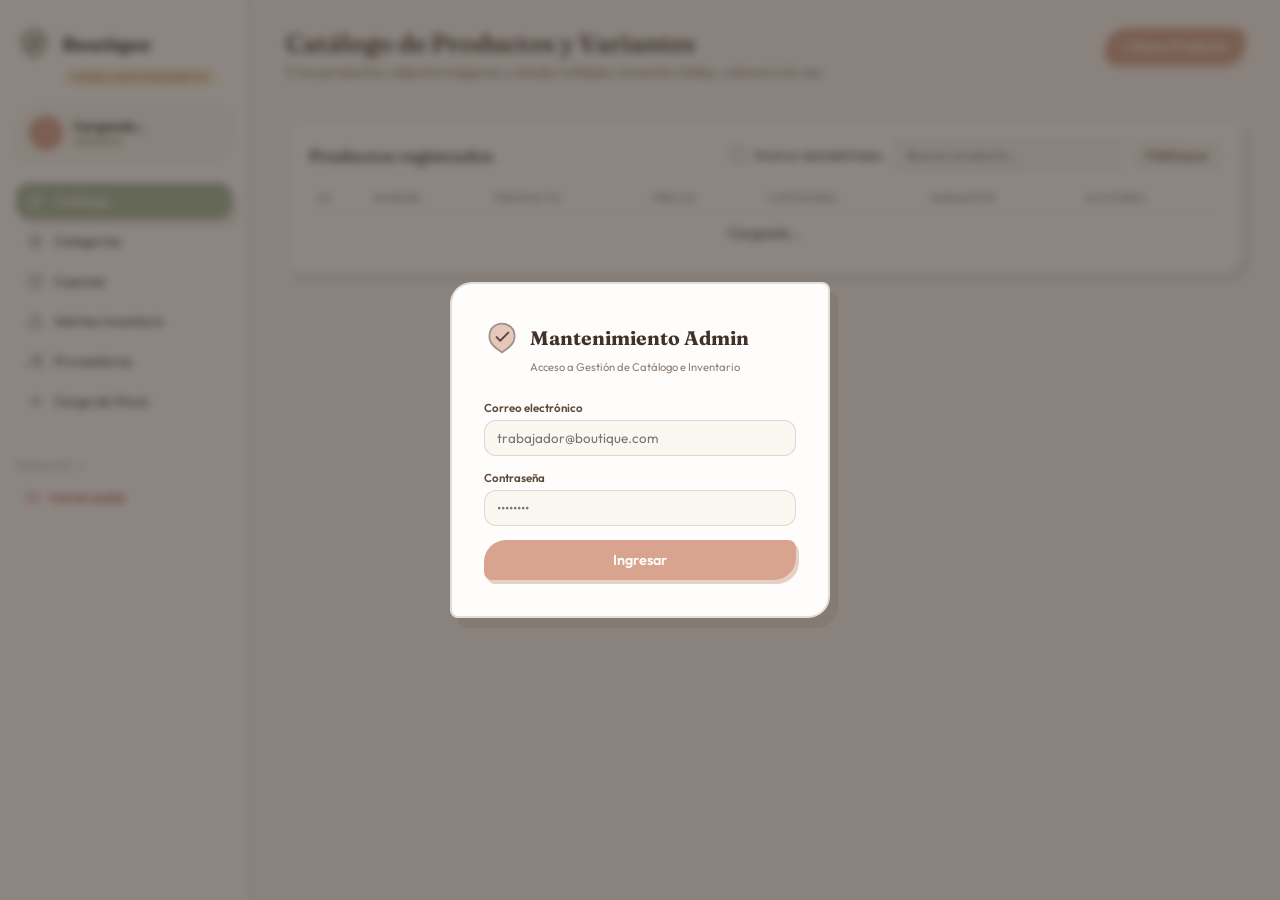
<file: Frontend/panel-mantenimiento.html>
<!DOCTYPE html>
<html lang="es">

<head>
  <meta charset="UTF-8">
  <meta name="viewport" content="width=device-width, initial-scale=1.0">
  <title>Panel de Mantenimiento · Inventario</title>
  <link rel="preconnect" href="https://fonts.googleapis.com">
  <link
    href="https://fonts.googleapis.com/css2?family=Fraunces:ital,opsz,wght@0,9..144,400;0,9..144,600;1,9..144,500&family=Outfit:wght@400;500;600;700&family=Space+Mono:wght@400;700&display=swap"
    rel="stylesheet">
  <link rel="stylesheet" href="css/panel-empresa.css">
  <link rel="stylesheet" href="css/inventario.css">
</head>

<body>

  <div class="login-overlay" id="login-overlay">
    <div class="login-caja">
      <div class="marca">
        <svg class="marca-icono" viewBox="0 0 40 40" fill="none">
          <path d="M20 4C12 4 6 10 6 18c0 9 8 14 14 18 6-4 14-9 14-18 0-8-6-14-14-14Z" stroke="#5C4A3D" stroke-width="2"
            fill="#D8A48F" opacity="0.6" />
          <path d="M14 19l4 4 9-9" stroke="#5C4A3D" stroke-width="2.2" stroke-linecap="round" stroke-linejoin="round"
            fill="none" />
        </svg>
        <h1>Mantenimiento Admin</h1>
      </div>
      <p class="marca-sub">Acceso a Gestión de Catálogo e Inventario</p>
      <div class="login-error" id="login-error"></div>
      <div class="login-form">
        <div class="campo">
          <label class="etiqueta-campo">Correo electrónico</label>
          <input type="email" id="login-correo" placeholder="trabajador@boutique.com" autocomplete="email">
        </div>
        <div class="campo">
          <label class="etiqueta-campo">Contraseña</label>
          <input type="password" id="login-password" placeholder="••••••••" autocomplete="current-password">
        </div>
        <button class="btn-login" id="btn-ingresar">Ingresar</button>
      </div>
    </div>
  </div>

  <div class="app">

    <aside class="sidebar">
      <div class="marca">
        <svg class="marca-icono" viewBox="0 0 40 40" fill="none">
          <path d="M20 4C12 4 6 10 6 18c0 9 8 14 14 18 6-4 14-9 14-18 0-8-6-14-14-14Z" stroke="#5C4A3D" stroke-width="2"
            fill="#A8B89C" opacity="0.6" />
          <path d="M14 19l4 4 9-9" stroke="#5C4A3D" stroke-width="2.2" stroke-linecap="round" stroke-linejoin="round"
            fill="none" />
        </svg>
        <h1 id="sidebar-empresa-nombre">Boutique</h1>
      </div>
      <p class="marca-sub" style="margin-bottom: 18px;"><span class="pildora rol-catalogo"
          style="font-size:0.65rem; padding: 3px 10px; text-transform: uppercase; letter-spacing: 0.05em; font-weight: 700;">Panel
          Mantenimiento</span></p>

      <div class="usuario-activo">
        <div class="avatar-mini" id="avatar-iniciales">–</div>
        <div>
          <div class="nombre" id="usuario-nombre">Cargando…</div>
          <div class="rol" id="usuario-rol">Usuario</div>
        </div>
      </div>

      <nav class="menu" id="menu-navegacion">
        <button class="menu-item activo" data-panel="productos">
          <svg viewBox="0 0 24 24" fill="none">
            <path d="M20 7l-8-4-8 4m16 0l-8 4m8-4v10l-8 4m0-10v10m-8-14v10l8 4" stroke="currentColor" stroke-width="1.8"
              stroke-linejoin="round" />
          </svg>
          Catálogo
        </button>
        <button class="menu-item" data-panel="categorias">
          <svg viewBox="0 0 24 24" fill="none">
            <path d="M4 6h16M4 12h16M4 18h16" stroke="currentColor" stroke-width="1.8" stroke-linecap="round" />
          </svg>
          Categorías
        </button>
        <button class="menu-item" data-panel="cupones">
          <svg viewBox="0 0 24 24" fill="none">
            <path d="M21 12a9 9 0 1 1-18 0 9 9 0 0 1 18 0z" stroke="currentColor" stroke-width="1.8" />
            <path d="M9 12l2 2 4-4" stroke="currentColor" stroke-width="1.8" stroke-linecap="round"
              stroke-linejoin="round" />
          </svg>
          Cupones
        </button>
        <button class="menu-item" data-panel="alertas">
          <svg viewBox="0 0 24 24" fill="none">
            <path
              d="M12 9v2m0 4h.01m-6.938 4h13.856c1.54 0 2.502-1.667 1.732-3L13.732 4c-.77-1.333-2.694-1.333-3.464 0L3.34 16c-.77 1.333.192 3 1.732 3z"
              stroke="currentColor" stroke-width="1.8" stroke-linejoin="round" />
          </svg>
          Alertas Inventario
        </button>
        <button class="menu-item" data-panel="proveedores">
          <svg viewBox="0 0 24 24" fill="none">
            <path
              d="M17 21v-2a4 4 0 0 0-4-4H5a4 4 0 0 0-4 4v2m16-14a4 4 0 1 1-8 0 4 4 0 0 1 8 0zm6 14v-2a4 4 0 0 0-3-3.87m-4-12a4 4 0 0 1 0 7.75"
              stroke="currentColor" stroke-width="1.8" stroke-linejoin="round" />
          </svg>
          Proveedores
        </button>
        <button class="menu-item" data-panel="carga-stock">
          <svg viewBox="0 0 24 24" fill="none">
            <path d="M12 4v16m8-8H4" stroke="currentColor" stroke-width="1.8" stroke-linecap="round" stroke-linejoin="round"/>
          </svg>
          Carga de Stock
        </button>
      </nav>

      <div class="menu-pie">
        Empresa ID: <strong id="sidebar-empresa-id">--</strong><br>
        <span id="footer-usuario"></span>
      </div>
      <button class="btn-cerrar-sesion" id="btn-cerrar-sesion">
        <svg viewBox="0 0 24 24" fill="none" width="15" height="15">
          <path d="M9 21H5a2 2 0 0 1-2-2V5a2 2 0 0 1 2-2h4M16 17l5-5-5-5M21 12H9" stroke="currentColor"
            stroke-width="1.8" stroke-linecap="round" stroke-linejoin="round" />
        </svg>
        Cerrar sesión
      </button>
    </aside>

    <main>
      <section class="panel" id="panel-categorias">
        <div class="topbar">
          <div>
            <h2>Categorías de Productos</h2>
            <p class="descripcion">Administra las agrupaciones para tu catálogo. Al eliminar una categoría, sus
              productos asociados también serán eliminados en cascada.</p>
          </div>
        </div>

        <div class="tarjeta">
          <div class="tarjeta-titulo">
            <h3>Crear nueva categoría</h3>
          </div>
          <div class="form-fila">
            <div class="campo"><label class="etiqueta-campo">Nombre de la Categoría</label><input type="text"
                id="cat-nombre" placeholder="Ej. Poleras"></div>
            <button class="btn btn-primario" id="btn-guardar-cat">Guardar Categoría</button>
          </div>
        </div>

        <div class="tarjeta">
          <div class="tarjeta-titulo" style="display: flex; flex-wrap: wrap; justify-content: space-between; align-items: center; gap: 10px;">
            <h3>Categorías existentes</h3>
            <div style="display: flex; gap: 10px; align-items: center;">
              <input type="text" class="buscador-generico" data-target="tabla-categorias" placeholder="Buscar categoría..." style="padding: 6px 12px; border-radius: 4px; border: 1px solid var(--borde-trazo); outline: none; font-family: 'Outfit', sans-serif;">
              <button class="btn btn-secundario btn-mini" onclick="cargarCategorias()">↻ Refrescar</button>
            </div>
          </div>
          <table>
            <thead>
              <tr>
                <th>ID</th>
                <th>Nombre</th>
                <th>Empresa ID</th>
                <th>Acciones</th>
              </tr>
            </thead>
            <tbody id="tabla-categorias">
              <tr>
                <td colspan="4" style="text-align:center;">Cargando...</td>
              </tr>
            </tbody>
          </table>
        </div>
      </section>

      <section class="panel activo" id="panel-productos">
        <div class="topbar">
          <div>
            <h2>Catálogo de Productos y Variantes</h2>
            <p class="descripcion">Crea productos, adjunta imágenes y añade múltiples variantes (tallas, colores) a la
              vez.</p>
          </div>
          <button class="btn btn-primario" id="btn-toggle-nuevo-prod">+ Nuevo Producto</button>
        </div>

        <div class="tarjeta" id="form-producto-card" style="display:none; border-color: var(--sage-oscuro);">
          <div class="tarjeta-titulo">
            <h3>Registrar Producto Completo</h3>
          </div>

          <div class="grid-doble" style="margin-bottom: 15px;">
            <div class="campo"><label class="etiqueta-campo">Nombre del Producto</label><input type="text"
                id="prod-nombre" placeholder="Ej. Casaca de Cuero"></div>
            <div class="campo"><label class="etiqueta-campo">Categoría</label>
              <select id="prod-cat">
                <option value="">Cargando categorías...</option>
              </select>
            </div>
            <div class="campo"><label class="etiqueta-campo">Precio base (S/.)</label><input type="number" step="0.01"
                id="prod-precio" placeholder="0.00"></div>
            <div class="campo"><label class="etiqueta-campo">URL Imagen Principal</label><input type="text"
                id="prod-img" placeholder="https://ejemplo.com/imagen.jpg"></div>
            <div class="campo"><label class="etiqueta-campo">Proveedor</label>
              <select id="prod-prov">
                <option value="">-- Selecciona Proveedor --</option>
              </select>
            </div>
          </div>
          <div class="campo" style="margin-bottom: 15px;"><label class="etiqueta-campo">Descripción detallada</label>
            <input type="text" id="prod-desc" placeholder="Añade una descripción llamativa del producto...">
          </div>

          <div class="form-variantes">
            <div class="tarjeta-titulo" style="margin-bottom:10px;">
              <h3 style="font-size:0.9rem;">Variantes a incluir</h3>
              <button class="btn btn-secundario btn-mini" id="btn-add-variante-row">+ Añadir fila</button>
            </div>
            <div id="contenedor-variantes-temp">
            </div>
          </div>

          <div style="margin-top:20px; display:flex; gap:10px;">
            <button class="btn btn-primario" id="btn-guardar-prod">Guardar Producto y Variantes</button>
            <button class="btn btn-secundario" id="btn-cancelar-prod">Cancelar</button>
          </div>
        </div>

        <div class="tarjeta">
          <div class="tarjeta-titulo" style="display: flex; flex-wrap: wrap; justify-content: space-between; align-items: center; gap: 10px;">
            <h3>Productos registrados</h3>
            <div style="display: flex; gap: 12px; align-items: center; flex-wrap: wrap;">
              <label style="font-size:0.8rem; display:flex; align-items:center; gap:6px; color:var(--cafe-oscuro); cursor:pointer; user-select:none;">
                <input type="checkbox" id="chk-ver-inactivos" onchange="cargarProductos()" style="cursor:pointer; width:14px; height:14px;">
                Mostrar deshabilitados
              </label>
              <input type="text" class="buscador-generico" data-target="tabla-productos" placeholder="Buscar producto..." style="padding: 6px 12px; border-radius: 4px; border: 1px solid var(--borde-trazo); outline: none; font-family: 'Outfit', sans-serif;">
              <button class="btn btn-secundario btn-mini" onclick="cargarProductos()">↻ Refrescar</button>
            </div>
          </div>
          <table style="width:100%;">
            <thead>
              <tr>
                <th>ID</th>
                <th>Imagen</th>
                <th>Producto</th>
                <th>Precio</th>
                <th>Categoría</th>
                <th>Variantes</th>
                <th>Acciones</th>
              </tr>
            </thead>
            <tbody id="tabla-productos">
              <tr>
                <td colspan="7" style="text-align:center;">Cargando...</td>
              </tr>
            </tbody>
          </table>
        </div>
      </section>

      <section class="panel" id="panel-cupones">
        <div class="topbar">
          <div>
            <h2>Cupones de Descuento</h2>
            <p class="descripcion">Crea y gestiona cupones de descuento exclusivos para tu boutique.</p>
          </div>
          <button class="btn btn-primario" id="btn-toggle-nuevo-cupon">+ Nuevo Cupón</button>
        </div>

        <div class="tarjeta" id="form-cupon-card" style="display:none; border-color: var(--sage-oscuro);">
          <div class="tarjeta-titulo">
            <h3>Crear Nuevo Cupón</h3>
          </div>
          <div class="grid-doble" style="margin-bottom: 15px;">
            <div class="campo">
              <label class="etiqueta-campo">Código del Cupón</label>
              <input type="text" id="cup-codigo" placeholder="Ej. VERANO20" style="text-transform: uppercase;">
            </div>
            <div class="campo">
              <label class="etiqueta-campo">Tipo de Descuento</label>
              <select id="cup-tipo">
                <option value="PORCENTAJE">Porcentaje (%)</option>
                <option value="MONTO_FIJO">Monto Fijo (S/.)</option>
              </select>
            </div>
            <div class="campo">
              <label class="etiqueta-campo">Valor del Descuento</label>
              <input type="number" step="0.01" id="cup-valor" placeholder="Ej. 15.00">
            </div>
            <div class="campo">
              <label class="etiqueta-campo">Compra Mínima (S/.)</label>
              <input type="number" step="0.01" id="cup-minimo" value="0.00">
            </div>
            <div class="campo">
              <label class="etiqueta-campo">Límite de Usos</label>
              <input type="number" id="cup-usos-max" value="100">
            </div>
          </div>
          <div style="margin-top:20px; display:flex; gap:10px;">
            <button class="btn btn-primario" id="btn-guardar-cupon">Guardar Cupón</button>
            <button class="btn btn-secundario" id="btn-cancelar-cupon">Cancelar</button>
          </div>
        </div>

        <div class="tarjeta">
          <div class="tarjeta-titulo" style="display: flex; flex-wrap: wrap; justify-content: space-between; align-items: center; gap: 10px;">
            <h3>Cupones Activos</h3>
            <div style="display: flex; gap: 10px; align-items: center;">
              <input type="text" class="buscador-generico" data-target="tabla-cupones" placeholder="Buscar cupón..." style="padding: 6px 12px; border-radius: 4px; border: 1px solid var(--borde-trazo); outline: none; font-family: 'Outfit', sans-serif;">
              <button class="btn btn-secundario btn-mini" onclick="cargarCupones()">↻ Refrescar</button>
            </div>
          </div>
          <table style="width:100%;">
            <thead>
              <tr>
                <th>ID</th>
                <th>Código</th>
                <th>Tipo</th>
                <th>Valor</th>
                <th>Min. Compra</th>
                <th>Usos (Act / Max)</th>
                <th>Estado</th>
                <th>Acciones</th>
              </tr>
            </thead>
            <tbody id="tabla-cupones">
              <tr>
                <td colspan="8" style="text-align:center; padding: 20px;">Cargando cupones...</td>
              </tr>
            </tbody>
          </table>
        </div>
      </section>


      <section class="panel" id="panel-alertas">
        <div class="topbar">
          <div>
            <h2>Alertas de Inventario</h2>
            <p class="descripcion">Visualiza los productos que están próximos a agotarse.</p>
          </div>
        </div>
        <div class="tarjeta">
          <div class="tarjeta-titulo" style="display: flex; flex-wrap: wrap; justify-content: space-between; align-items: center; gap: 10px;">
            <h3>Stock Crítico (Prototipo)</h3>
            <input type="text" class="buscador-generico" data-target="tabla-alertas" placeholder="Buscar SKU o nombre..." style="padding: 6px 12px; border-radius: 4px; border: 1px solid var(--borde-trazo); outline: none; font-family: 'Outfit', sans-serif;">
          </div>
          <table>
            <thead>
              <tr>
                <th>SKU</th>
                <th>Producto</th>
                <th>Variante</th>
                <th>Stock Actual</th>
                <th>Punto Reorden</th>
                <th>Acción</th>
              </tr>
            </thead>
            <tbody id="tabla-alertas">
              <tr class="fila-sospechosa">
                <td class="mono">VAR-101-AB</td>
                <td>Casaca de Cuero</td>
                <td>Negro (M)</td>
                <td><span class="pildora estado-fallo">1</span></td>
                <td>2</td>
                <td><button class="btn btn-secundario btn-mini">Contactar Proveedor</button></td>
              </tr>
              <tr>
                <td class="mono">VAR-102-CD</td>
                <td>Polo Básico</td>
                <td>Blanco (S)</td>
                <td><span class="pildora estado-fallo">0</span></td>
                <td>5</td>
                <td><button class="btn btn-secundario btn-mini">Contactar Proveedor</button></td>
              </tr>
            </tbody>
          </table>
        </div>
      </section>

      <section class="panel" id="panel-proveedores">
        <div class="topbar">
          <div>
            <h2>Gestión de Proveedores</h2>
            <p class="descripcion">Administra la información de contacto de quienes te suministran la mercancía.</p>
          </div>
          <button class="btn btn-primario" id="btn-toggle-nuevo-prov">+ Nuevo Proveedor</button>
        </div>

        <div class="tarjeta" id="form-proveedor-card" style="display:none; border-color: var(--sage-oscuro);">
          <div class="tarjeta-titulo">
            <h3 id="prov-form-titulo">Registrar Nuevo Proveedor</h3>
          </div>

          <input type="hidden" id="prov-id" value="">

          <div class="grid-doble" style="margin-bottom: 15px;">
            <div class="campo">
              <label class="etiqueta-campo">RUC *</label>
              <input type="text" id="prov-ruc" placeholder="11 dígitos" maxlength="11">
            </div>
            <div class="campo">
              <label class="etiqueta-campo">Razón Social *</label>
              <input type="text" id="prov-razon" placeholder="Ej. Textiles del Sur S.A.C.">
            </div>
            <div class="campo">
              <label class="etiqueta-campo">Nombre Comercial</label>
              <input type="text" id="prov-comercial" placeholder="Ej. TexSur (Opcional)">
            </div>
            <div class="campo">
              <label class="etiqueta-campo">Contacto (Representante)</label>
              <input type="text" id="prov-contacto" placeholder="Nombre de la persona">
            </div>
            <div class="campo">
              <label class="etiqueta-campo">Teléfono</label>
              <input type="text" id="prov-telefono" placeholder="Ej. 999888777">
            </div>
            <div class="campo">
              <label class="etiqueta-campo">Correo Electrónico</label>
              <input type="email" id="prov-correo" placeholder="ventas@empresa.com">
            </div>
          </div>
          <div class="campo" style="margin-bottom: 15px;">
            <label class="etiqueta-campo">Dirección Física</label>
            <input type="text" id="prov-direccion" placeholder="Av. Principal 123, Distrito, Ciudad">
          </div>

          <div style="margin-top:20px; display:flex; gap:10px;">
            <button class="btn btn-primario" id="btn-guardar-prov">Guardar Proveedor</button>
            <button class="btn btn-secundario" id="btn-cancelar-prov">Cancelar</button>
          </div>
        </div>

        <div class="tarjeta">
          <div class="tarjeta-titulo" style="display: flex; flex-wrap: wrap; justify-content: space-between; align-items: center; gap: 10px;">
            <h3>Lista de Proveedores</h3>
            <div style="display: flex; gap: 10px; align-items: center;">
              <input type="text" class="buscador-generico" data-target="tabla-proveedores" id="buscador-prov" placeholder="Buscar RUC o Nombre..." style="padding: 6px 12px; border-radius: 4px; border: 1px solid var(--borde-trazo); outline: none; font-family: 'Outfit', sans-serif;">
              <button class="btn btn-secundario btn-mini" onclick="cargarProveedores()">↻ Refrescar</button>
            </div>
          </div>
          <table style="width:100%;">
            <thead>
              <tr>
                <th>RUC</th>
                <th>Razón Social / Comercial</th>
                <th>Contacto</th>
                <th>Teléfono</th>
                <th>Correo</th>
                <th>Acciones</th>
              </tr>
            </thead>
            <tbody id="tabla-proveedores">
              <tr>
                <td colspan="6" style="text-align:center; padding: 20px;">Cargando proveedores...</td>
              </tr>
            </tbody>
          </table>
        </div>
      </section>

      <section class="panel" id="panel-carga-stock">
        <div class="topbar">
          <div>
            <h2>Carga de Stock</h2>
            <p class="descripcion">Incrementa el stock de variantes activas registrando un ingreso.</p>
          </div>
        </div>

        <div class="tarjeta" style="border-color: var(--sage-oscuro);">
          <div class="tarjeta-titulo">
            <h3>Registrar Carga de Stock</h3>
          </div>

          <div class="grid-doble" style="margin-bottom: 15px;">
            <div class="campo">
              <label class="etiqueta-campo">Producto</label>
              <select id="carga-producto">
                <option value="">Cargando productos...</option>
              </select>
            </div>
            <div class="campo">
              <label class="etiqueta-campo">Variante</label>
              <select id="carga-variante">
                <option value="">Primero seleccione un producto...</option>
              </select>
            </div>
            <div class="campo">
              <label class="etiqueta-campo">Cantidad</label>
              <input type="number" id="carga-cantidad" placeholder="Ej. 50" min="1">
            </div>
            <div class="campo">
              <label class="etiqueta-campo">Fecha de Ingreso</label>
              <input type="datetime-local" id="carga-fecha">
            </div>
            <div class="campo">
              <label class="etiqueta-campo">Proveedor</label>
              <select id="carga-proveedor">
                <option value="">Cargando proveedores...</option>
              </select>
            </div>
            <div class="campo">
              <label class="etiqueta-campo">Observaciones</label>
              <input type="text" id="carga-observaciones" placeholder="Detalles de la carga...">
            </div>
          </div>

          <div style="margin-top:20px; display:flex; gap:10px;">
            <button class="btn btn-primario" id="btn-guardar-carga">Guardar Carga</button>
            <button class="btn btn-secundario" id="btn-limpiar-carga">Limpiar</button>
          </div>
        </div>
      </section>

    </main>
  </div>

  <div class="toast" id="toast"></div>

  <div class="login-overlay oculto" id="modal-add-variante" style="z-index: 200;">
    <div class="login-caja" style="max-width: 600px;">
      <h2 style="margin-bottom:15px; font-size:1.4rem;">Añadir Variante</h2>
      <p class="nota" style="margin-bottom:20px; color:var(--cafe); opacity:0.8;">Añadiendo variante al producto <strong
          id="modal-var-prod-nombre"></strong></p>

      <input type="hidden" id="modal-var-prod-id">

      <div class="grid-doble" style="margin-bottom:10px;">
        <div class="campo"><label class="etiqueta-campo">Color</label><input type="text" id="modal-var-color"
            placeholder="Negro"></div>
        <div class="campo"><label class="etiqueta-campo">Talla</label><input type="text" id="modal-var-talla"
            placeholder="M"></div>
        <div class="campo"><label class="etiqueta-campo">Stock</label><input type="number" id="modal-var-stock"
            value="10"></div>
        <div class="campo"><label class="etiqueta-campo">Stock Crítico</label><input type="number"
            id="modal-var-critico" value="2"></div>
        <div class="campo"><label class="etiqueta-campo">Hex (Color)</label><input type="color" id="modal-var-hex"
            value="#5c4a3d"
            style="width: 100%; height: 38px; padding: 2px; cursor: pointer; border-radius: 12px; border: 1.5px solid var(--borde-trazo); background: var(--crema);">
        </div>
        <div class="campo"><label class="etiqueta-campo">URL Imagen</label><input type="text" id="modal-var-img"
            placeholder="https://..."></div>
        <div class="campo"><label class="etiqueta-campo">SKU Autogenerado</label><input type="text" id="modal-var-sku"
            disabled style="background:#eee;"></div>
      </div>

      <div style="margin-top:20px; display:flex; gap:10px;">
        <button class="btn btn-primario" id="btn-save-single-variant">Guardar Variante</button>
        <button class="btn btn-secundario"
          onclick="document.getElementById('modal-add-variante').classList.add('oculto')">Cancelar</button>
      </div>
    </div>
  </div>

  <script src="config/config.js"></script>
  <script src="funciones/inventario.js"></script>
</body>

</html>
</file>
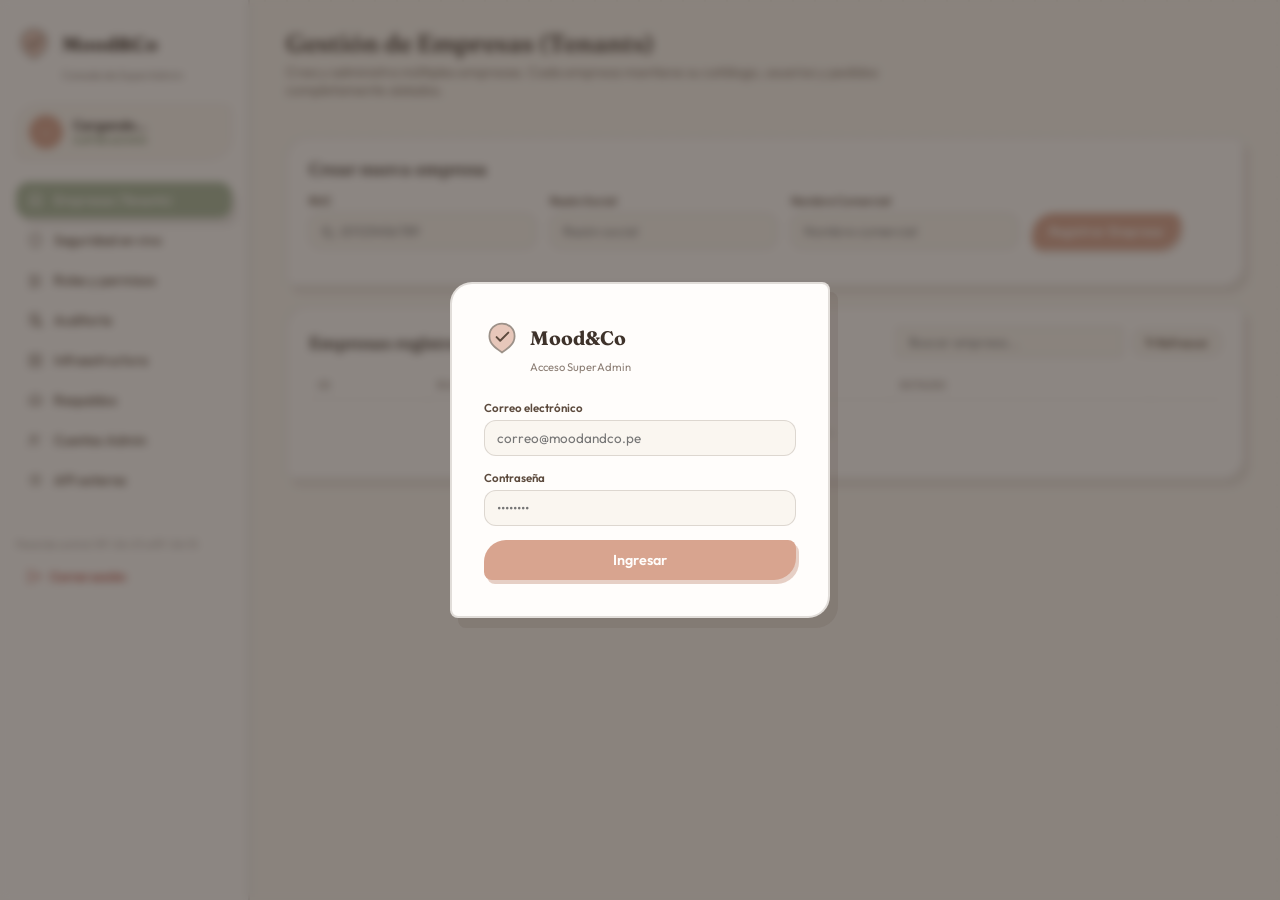
<file: Frontend/panelsuperadmin.html>
<!DOCTYPE html>
<html lang="es">
<head>
<meta charset="UTF-8">
<meta name="viewport" content="width=device-width, initial-scale=1.0">
<title>Panel SuperAdmin · Seguridad, Infraestructura, Personal y API</title>
<link rel="preconnect" href="https://fonts.googleapis.com">
<link href="https://fonts.googleapis.com/css2?family=Fraunces:ital,opsz,wght@0,9..144,400;0,9..144,600;1,9..144,500&family=Outfit:wght@400;500;600;700&family=Space+Mono:wght@400;700&display=swap" rel="stylesheet">
<link rel="stylesheet" href="css/panelsuperadmin.css">
</head>
<body>

<!-- ── Login overlay ── -->
<div class="login-overlay" id="login-overlay">
  <div class="login-caja">
    <div class="marca">
      <svg class="marca-icono" viewBox="0 0 40 40" fill="none">
        <path d="M20 4C12 4 6 10 6 18c0 9 8 14 14 18 6-4 14-9 14-18 0-8-6-14-14-14Z" stroke="#5C4A3D" stroke-width="2" fill="#D8A48F" opacity="0.6"/>
        <path d="M14 19l4 4 9-9" stroke="#5C4A3D" stroke-width="2.2" stroke-linecap="round" stroke-linejoin="round" fill="none"/>
      </svg>
      <h1>Mood&amp;Co</h1>
    </div>
    <p class="marca-sub">Acceso SuperAdmin</p>
    <div class="login-error" id="login-error"></div>
    <div class="login-form">
      <div class="campo">
        <label class="etiqueta-campo">Correo electrónico</label>
        <input type="email" id="login-correo" placeholder="correo@moodandco.pe" autocomplete="email">
      </div>
      <div class="campo">
        <label class="etiqueta-campo">Contraseña</label>
        <input type="password" id="login-password" placeholder="••••••••" autocomplete="current-password">
      </div>
      <button class="btn-login" id="btn-ingresar">Ingresar</button>
    </div>
  </div>
</div>

<div class="app">

  <aside class="sidebar">
    <div class="marca">
      <svg class="marca-icono" viewBox="0 0 40 40" fill="none">
        <path d="M20 4C12 4 6 10 6 18c0 9 8 14 14 18 6-4 14-9 14-18 0-8-6-14-14-14Z" stroke="#5C4A3D" stroke-width="2" fill="#D8A48F" opacity="0.6"/>
        <path d="M14 19l4 4 9-9" stroke="#5C4A3D" stroke-width="2.2" stroke-linecap="round" stroke-linejoin="round" fill="none"/>
      </svg>
      <h1>Mood&amp;Co</h1>
    </div>
    <p class="marca-sub">Consola de SuperAdmin</p>

    <div class="usuario-activo">
      <div class="avatar-mini" id="avatar-iniciales">–</div>
      <div>
        <div class="nombre" id="usuario-nombre">Cargando…</div>
        <div class="rol" id="usuario-rol">SuperAdmin</div>
      </div>
    </div>

    <nav class="menu" id="menu-navegacion">
      <button class="menu-item activo" data-panel="empresas">
        <svg viewBox="0 0 24 24" fill="none"><path d="M4 21V5a2 2 0 0 1 2-2h12a2 2 0 0 1 2 2v16M8 21v-4a2 2 0 0 1 2-2h4a2 2 0 0 1 2 2v4M10 9h4M10 13h4" stroke="currentColor" stroke-width="1.8" stroke-linecap="round" stroke-linejoin="round"/></svg>
        Empresas (Tenants)
      </button>
      <button class="menu-item" data-panel="seguridad">
        <svg viewBox="0 0 24 24" fill="none"><path d="M12 3l7 3v6c0 5-3.5 7.5-7 9-3.5-1.5-7-4-7-9V6l7-3Z" stroke="currentColor" stroke-width="1.8"/></svg>
        Seguridad en vivo
      </button>
      <button class="menu-item" data-panel="roles">
        <svg viewBox="0 0 24 24" fill="none"><circle cx="7" cy="7" r="2.4" stroke="currentColor" stroke-width="1.7"/><path d="M9 7h11M5 13h15M9.5 19h10.5" stroke="currentColor" stroke-width="1.7" stroke-linecap="round"/><circle cx="7.5" cy="19" r="2.4" stroke="currentColor" stroke-width="1.7"/></svg>
        Roles y permisos
      </button>
      <button class="menu-item" data-panel="auditoria">
        <svg viewBox="0 0 24 24" fill="none"><rect x="5" y="3" width="11" height="15" rx="1.5" stroke="currentColor" stroke-width="1.7"/><path d="M8 7h5M8 10.5h5M8 14h3" stroke="currentColor" stroke-width="1.5" stroke-linecap="round"/><circle cx="16.5" cy="16.5" r="3" stroke="currentColor" stroke-width="1.6"/><path d="M19 19l2 2" stroke="currentColor" stroke-width="1.6" stroke-linecap="round"/></svg>
        Auditoría
      </button>
      <button class="menu-item" data-panel="infraestructura">
        <svg viewBox="0 0 24 24" fill="none"><rect x="4" y="4" width="16" height="6" rx="1.5" stroke="currentColor" stroke-width="1.8"/><rect x="4" y="14" width="16" height="6" rx="1.5" stroke="currentColor" stroke-width="1.8"/><circle cx="8" cy="7" r="0.9" fill="currentColor"/><circle cx="8" cy="17" r="0.9" fill="currentColor"/></svg>
        Infraestructura
      </button>
      <button class="menu-item" data-panel="respaldos">
        <svg viewBox="0 0 24 24" fill="none"><path d="M7 17a4 4 0 0 1-1-7.9A5.5 5.5 0 0 1 16.8 8 4.5 4.5 0 0 1 17 17H7Z" stroke="currentColor" stroke-width="1.7"/><path d="M12 11v6M9.5 14.5L12 17l2.5-2.5" stroke="currentColor" stroke-width="1.6" stroke-linecap="round" stroke-linejoin="round"/></svg>
        Respaldos
      </button>
      <button class="menu-item" data-panel="admins">
        <svg viewBox="0 0 24 24" fill="none"><circle cx="9" cy="8" r="3.2" stroke="currentColor" stroke-width="1.8"/><path d="M3 20c0-3.3 2.7-6 6-6s6 2.7 6 6" stroke="currentColor" stroke-width="1.8"/><path d="M16.5 7.5l1.2 1.2 2.3-2.3" stroke="currentColor" stroke-width="1.6" stroke-linecap="round" stroke-linejoin="round"/></svg>
        Cuentas Admin
      </button>
      <button class="menu-item" data-panel="api">
        <svg viewBox="0 0 24 24" fill="none"><path d="M12 3l2.4 4.9 5.4.8-3.9 3.8.9 5.4L12 15.4l-4.8 2.5.9-5.4-3.9-3.8 5.4-.8L12 3Z" stroke="currentColor" stroke-width="1.6" stroke-linejoin="round"/></svg>
        API externa
      </button>
    </nav>

    <div class="menu-pie">
      Panel de control · RF-SA-01 a RF-SA-15<br>
      <span id="footer-usuario"></span>
    </div>
    <button class="btn-cerrar-sesion" id="btn-cerrar-sesion">
      <svg viewBox="0 0 24 24" fill="none" width="15" height="15"><path d="M9 21H5a2 2 0 0 1-2-2V5a2 2 0 0 1 2-2h4M16 17l5-5-5-5M21 12H9" stroke="currentColor" stroke-width="1.8" stroke-linecap="round" stroke-linejoin="round"/></svg>
      Cerrar sesión
    </button>
  </aside>

  <main>

    <!-- ═══════════════════ EMPRESAS ═══════════════════ -->
    <section class="panel activo" id="panel-empresas">
      <div class="topbar">
        <div>
          <h2>Gestión de Empresas (Tenants)</h2>
          <p class="descripcion">Crea y administra múltiples empresas. Cada empresa mantiene su catálogo, usuarios y pedidos completamente aislados.</p>
        </div>
      </div>

      <div class="tarjeta">
        <div class="tarjeta-titulo">
          <h3>Crear nueva empresa</h3>
        </div>
        <div class="form-fila">
          <div class="campo"><label class="etiqueta-campo">RUC</label><input type="text" id="nueva-empresa-ruc" placeholder="Ej. 20123456789" maxlength="11"></div>
          <div class="campo"><label class="etiqueta-campo">Razón Social</label><input type="text" id="nueva-empresa-razon" placeholder="Razón social"></div>
          <div class="campo"><label class="etiqueta-campo">Nombre Comercial</label><input type="text" id="nueva-empresa-comercial" placeholder="Nombre comercial"></div>
          <button class="btn btn-primario" id="btn-crear-empresa">Registrar Empresa</button>
        </div>
      </div>

      <div class="tarjeta">
        <div class="tarjeta-titulo" style="display: flex; flex-wrap: wrap; justify-content: space-between; align-items: center; gap: 10px;">
          <h3>Empresas registradas</h3>
          <div style="display: flex; gap: 10px; align-items: center;">
            <input type="text" class="buscador-generico" data-target="tabla-empresas" placeholder="Buscar empresa..." style="padding: 6px 12px; border-radius: 4px; border: 1px solid var(--borde-trazo); outline: none; font-family: 'Outfit', sans-serif;">
            <button class="btn btn-secundario btn-mini" onclick="cargarEmpresas()">↻ Refrescar</button>
          </div>
        </div>
        <table>
          <thead><tr><th>ID</th><th>RUC</th><th>Empresa</th><th>Estado</th><th colspan="2"></th></tr></thead>
          <tbody id="tabla-empresas">
            <tr><td colspan="5" style="text-align:center; padding: 20px;">Cargando empresas...</td></tr>
          </tbody>
        </table>
      </div>
    </section>

    <!-- ═══════════════════ SEGURIDAD ═══════════════════ -->
    <section class="panel" id="panel-seguridad">
      <div class="topbar">
        <div>
          <h2>Monitoreo de seguridad en vivo</h2>
          <p class="descripcion">Sesiones activas y bloqueos automáticos del sistema. Fuerza el cierre o revoca accesos ante cualquier comportamiento sospechoso.</p>
        </div>
        <div class="estado-vivo"><span class="punto-pulso"></span> <span id="contador-sesiones">4</span> sesiones activas</div>
      </div>

      <div class="tarjeta">
        <div class="tarjeta-titulo" style="display: flex; flex-wrap: wrap; justify-content: space-between; align-items: center; gap: 10px;">
          <h3>Sesiones activas</h3>
          <div style="display: flex; gap: 10px; align-items: center;">
            <input type="text" class="buscador-generico" data-target="tabla-sesiones" placeholder="Buscar sesión..." style="padding: 6px 12px; border-radius: 4px; border: 1px solid var(--borde-trazo); outline: none; font-family: 'Outfit', sans-serif;">
            <button class="btn btn-secundario btn-mini" onclick="cargarSesionesLive()">↻ Refrescar</button>
            <span class="nota">Tabla optimizada para 50+ sesiones simultáneas</span>
          </div>
        </div>
        <p class="tarjeta-sub">Cierre forzado de sesión = invalida el token en curso. Revocar acceso = bloquea el nivel de permiso y devuelve HTTP 403 en la siguiente petición.</p>
        <table>
          <thead><tr><th>ID usuario</th><th>Rol</th><th>Última actividad</th><th colspan="2"></th></tr></thead>
          <tbody id="tabla-sesiones"></tbody>
        </table>
      </div>
    </section>

    <!-- ═══════════════════ ROLES ═══════════════════ -->
    <section class="panel" id="panel-roles">
      <div class="topbar">
        <div>
          <h2>Roles y permisos</h2>
          <p class="descripcion">Asigna el rol de cada trabajador y ajusta su matriz de permisos sin necesidad de crear un rol nuevo.</p>
        </div>
      </div>

      <div class="tarjeta">
        <div class="tarjeta-titulo">
          <h3>Asignación de rol</h3>
        </div>
        <p class="tarjeta-sub">El sistema valida que el rol exista en la matriz de permisos. El trabajador verá los nuevos módulos en su siguiente inicio de sesión.</p>
        <div class="form-fila">
          <div class="campo">
            <label class="etiqueta-campo">Trabajador</label>
            <select id="select-trabajador">
              <option>Luis Fernández — vendedor</option>
              <option>Marisol Vega — administrador de catálogo</option>
              <option>Jhon Pérez — almacenero</option>
              <option>Renzo Díaz — supervisor</option>
            </select>
          </div>
          <div class="campo">
            <label class="etiqueta-campo">Nuevo rol</label>
            <select id="select-rol">
              <option value="vendedor">Vendedor</option>
              <option value="almacenero">Almacenero</option>
              <option value="catalogo">Administrador de catálogo</option>
              <option value="supervisor">Supervisor</option>
            </select>
          </div>
          <button class="btn btn-primario" id="btn-asignar-rol">Asignar rol</button>
        </div>
      </div>

      <div class="tarjeta">
        <div class="tarjeta-titulo" style="display: flex; flex-wrap: wrap; justify-content: space-between; align-items: center; gap: 10px;">
          <h3>Matriz de permisos granular</h3>
          <div style="display: flex; gap: 10px; align-items: center;">
            <input type="text" class="buscador-generico" data-target="tabla-matriz" placeholder="Buscar rol..." style="padding: 6px 12px; border-radius: 4px; border: 1px solid var(--borde-trazo); outline: none; font-family: 'Outfit', sans-serif;">
            <button class="btn btn-secundario btn-mini" id="btn-guardar-permisos">Guardar cambios</button>
          </div>
        </div>
        <p class="tarjeta-sub">Activa o desactiva permisos individuales por rol. El cambio impacta la base de datos al instante.</p>
        <table class="matriz-permisos">
          <thead>
            <tr><th>Rol</th><th>Inventario</th><th>Pedidos</th><th>Boletas</th><th>Devoluciones</th><th>Reportes</th></tr>
          </thead>
          <tbody id="tabla-matriz"></tbody>
        </table>
      </div>
    </section>

    <!-- ═══════════════════ AUDITORÍA ═══════════════════ -->
    <section class="panel" id="panel-auditoria">
      <div class="topbar">
        <div>
          <h2>Auditoría de modificaciones</h2>
          <p class="descripcion">Historial de cambios sobre datos sensibles de clientes o inventario.</p>
        </div>
      </div>

      <div class="tarjeta">
        <div class="tarjeta-titulo" style="display: flex; flex-wrap: wrap; justify-content: space-between; align-items: center; gap: 10px;">
          <h3>Log de auditoría</h3>
          <div style="display: flex; gap: 10px; align-items: center;">
            <input type="text" class="buscador-generico" data-target="tabla-logs" placeholder="Buscar registro..." style="padding: 6px 12px; border-radius: 4px; border: 1px solid var(--borde-trazo); outline: none; font-family: 'Outfit', sans-serif;">
            <button class="btn btn-secundario btn-mini" id="btn-exportar-pdf">⭳ Exportar PDF</button>
          </div>
        </div>
        <div class="barra-filtros">
          <div class="campo">
            <label class="etiqueta-campo">Desde</label>
            <input type="date" id="filtro-fecha-desde" value="2026-06-10">
          </div>
          <div class="campo">
            <label class="etiqueta-campo">Hasta</label>
            <input type="date" id="filtro-fecha-hasta" value="2026-06-18">
          </div>
          <div class="campo">
            <label class="etiqueta-campo">ID de usuario</label>
            <select id="filtro-usuario">
              <option value="todos">Todos</option>
              <option value="ADM-002">ADM-002</option>
              <option value="ADM-005">ADM-005</option>
              <option value="SA-001">SA-001 (tú)</option>
            </select>
          </div>
          <button class="btn btn-secundario" id="btn-filtrar-log">Filtrar</button>
        </div>
        <table>
          <thead><tr><th>Fecha y hora</th><th>Autor</th><th>Entidad</th><th>Cambio</th></tr></thead>
          <tbody id="tabla-logs"></tbody>
        </table>
      </div>
    </section>

    <!-- ═══════════════════ INFRAESTRUCTURA ═══════════════════ -->
    <section class="panel" id="panel-infraestructura">
      <div class="topbar">
        <div>
          <h2>Salud de la infraestructura</h2>
          <p class="descripcion">Métricas del servidor y disponibilidad del sistema en horario comercial.</p>
        </div>
        <div class="estado-vivo"><span class="punto-pulso"></span> Próxima lectura en <span id="contador-refresco">60</span>s</div>
      </div>

      <div class="tarjeta">
        <div class="tarjeta-titulo">
          <h3>CPU, RAM y latencia</h3>
          <span class="nota">Refresco automático cada 60s</span>
        </div>
        <div class="grid-metricas" id="grid-metricas"></div>
        <div class="alerta-banner" id="alerta-infra">⚠️ Una o más métricas superaron el 90%. Revisa la carga del servidor.</div>
      </div>

      <div class="tarjeta">
        <div class="tarjeta-titulo">
          <h3>Disponibilidad del sistema</h3>
        </div>
        <div class="uptime-pie">
          <div class="uptime-dato">Meta de disponibilidad: <b>99.5%</b></div>
          <div class="uptime-dato">Caída acumulada este mes: <b>12 min</b> / 43 min máx.</div>
          <div class="uptime-dato">Próxima ventana de mantenimiento: <b>22 jun · 11:00pm</b></div>
        </div>
      </div>
    </section>

    <!-- ═══════════════════ RESPALDOS ═══════════════════ -->
    <section class="panel" id="panel-respaldos">
      <div class="topbar">
        <div>
          <h2>Respaldos automáticos</h2>
          <p class="descripcion">Ejecución diaria, integridad por checksum y verificación de cifrado AES-256.</p>
        </div>
      </div>

      <div class="tarjeta">
        <div class="tarjeta-titulo">
          <h3>Reporte de ejecución</h3>
        </div>
        <div id="lista-backups"></div>
      </div>
    </section>

    <!-- ═══════════════════ ADMINS ═══════════════════ -->
    <section class="panel" id="panel-admins">
      <div class="topbar">
        <div>
          <h2>Cuentas de Administrador</h2>
          <p class="descripcion">Alta, desactivación y restablecimiento de credenciales para cuentas de nivel Admin.</p>
        </div>
      </div>

      <div class="tarjeta">
        <div class="tarjeta-titulo">
          <h3>Crear cuenta Admin</h3>
        </div>
        <p class="tarjeta-sub">Se valida que el correo no esté registrado. Al finalizar se envía una notificación de bienvenida con credenciales temporales.</p>
        <div class="form-fila">
          <div class="campo"><label class="etiqueta-campo">Nombre completo</label><input type="text" id="nuevo-admin-nombre" placeholder="Ej. Carla Ramos"></div>
          <div class="campo"><label class="etiqueta-campo">Correo electrónico</label><input type="email" id="nuevo-admin-correo" placeholder="carla@moodandco.pe"></div>
          <div class="campo"><label class="etiqueta-campo">Teléfono</label><input type="text" id="nuevo-admin-telefono" placeholder="Ej. 987654321"></div>
          <div class="campo"><label class="etiqueta-campo">Contraseña</label><input type="password" id="nuevo-admin-password" placeholder="••••••••"></div>
          <div class="campo">
            <label class="etiqueta-campo">Empresa destino</label>
            <select id="nuevo-admin-empresa">
              <option value="">Cargando empresas...</option>
            </select>
          </div>
          <button class="btn btn-primario" id="btn-crear-admin">Crear cuenta</button>
        </div>
      </div>

      <div class="tarjeta">
        <div class="tarjeta-titulo">
          <h3>Cuentas existentes</h3>
        </div>
        <div id="lista-admins"></div>
      </div>
    </section>

    <!-- ═══════════════════ API ═══════════════════ -->
    <section class="panel" id="panel-api">
      <div class="topbar">
        <div>
          <h2>Credenciales de API externa</h2>
          <p class="descripcion">Alta, consulta y suspensión de accesos para clientes y sistemas integrados.</p>
        </div>
      </div>

      <div class="tarjeta">
        <div class="tarjeta-titulo">
          <h3>Registros activos</h3>
          <button class="btn btn-secundario btn-mini" id="btn-nueva-credencial">+ Nueva credencial</button>
        </div>
        <p class="tarjeta-sub">Al cambiar el estado a suspendida, cualquier request firmado con ese token retorna HTTP 401 de inmediato.</p>
        <div class="lista-credenciales" id="lista-credenciales"></div>
      </div>
    </section>

  </main>
</div>

<div class="toast" id="toast"></div>

<script src="config/config.js"></script>
<script>
/* ══════════════════════════════════════════
   AUTENTICACIÓN — SuperAdmin
   ══════════════════════════════════════════ */
const SESSION_KEY = 'sa_session';

function obtenerSesion() {
  try { return JSON.parse(localStorage.getItem(SESSION_KEY)); } catch { return null; }
}

function guardarSesion(datos) {
  localStorage.setItem(SESSION_KEY, JSON.stringify(datos));
}

function borrarSesion() {
  localStorage.removeItem(SESSION_KEY);
}

function aplicarUsuario(datos) {
  const palabras = (datos.nombre || '').trim().split(/\s+/);
  const iniciales = palabras.length >= 2
    ? (palabras[0][0] + palabras[palabras.length - 1][0]).toUpperCase()
    : (datos.nombre || '?').substring(0, 2).toUpperCase();
  document.getElementById('avatar-iniciales').textContent = iniciales;
  document.getElementById('usuario-nombre').textContent = datos.nombre || '—';
  document.getElementById('usuario-rol').textContent = datos.rol || 'SuperAdmin';
  document.getElementById('footer-usuario').textContent = datos.correo || '';
}

async function verificarSesion() {
  const sesion = obtenerSesion();
  if (!sesion || !sesion.token) {
    document.getElementById('login-overlay').classList.remove('oculto');
    return;
  }

  try {
    const resp = await fetch(CONFIG.API_URL + '/usuarios/me', {
      headers: { 'Authorization': 'Bearer ' + sesion.token }
    });

    if (!resp.ok) {
      borrarSesion();
      document.getElementById('login-overlay').classList.remove('oculto');
      return;
    }

    const datos = await resp.json();
    if (datos.rol !== 'SUPERADMIN') {
      borrarSesion();
      document.getElementById('login-overlay').classList.remove('oculto');
      const errorEl = document.getElementById('login-error');
      errorEl.textContent = 'Acceso denegado: Tu rol no es SUPERADMIN.';
      errorEl.classList.add('visible');
      return;
    }

    guardarSesion({ ...sesion, ...datos });
    aplicarUsuario(datos);
    document.getElementById('login-overlay').classList.add('oculto');
  } catch {
    borrarSesion();
    document.getElementById('login-overlay').classList.remove('oculto');
  }
}

document.getElementById('btn-ingresar').addEventListener('click', async () => {
  const correo   = document.getElementById('login-correo').value.trim();
  const password = document.getElementById('login-password').value;
  const btnLogin = document.getElementById('btn-ingresar');
  const errorEl  = document.getElementById('login-error');

  if (!correo || !password) {
    errorEl.textContent = 'Ingresa correo y contraseña.';
    errorEl.classList.add('visible');
    return;
  }

  btnLogin.disabled = true;
  btnLogin.textContent = 'Verificando…';
  errorEl.classList.remove('visible');

  try {
    const resp = await fetch(CONFIG.API_URL + '/usuarios/login', {
      method: 'POST',
      headers: { 'Content-Type': 'application/json' },
      body: JSON.stringify({ correo, password })
    });

    const body = await resp.json().catch(() => ({}));

    if (!resp.ok) {
      const msg = typeof body === 'string' ? body : (body.message || 'Credenciales incorrectas o sin permiso de SuperAdmin.');
      errorEl.textContent = msg;
      errorEl.classList.add('visible');
      return;
    }

    if (body.rol !== 'SUPERADMIN') {
      errorEl.textContent = 'Acceso denegado: Solo SUPERADMIN puede acceder a esta consola.';
      errorEl.classList.add('visible');
      return;
    }

    guardarSesion(body);
    aplicarUsuario(body);
    document.getElementById('login-overlay').classList.add('oculto');
    document.getElementById('login-password').value = '';
    mostrarToast(`Bienvenido/a, ${body.nombre}`);
  } catch {
    errorEl.textContent = 'Error de conexión. Verifica que el servidor esté activo.';
    errorEl.classList.add('visible');
  } finally {
    btnLogin.disabled = false;
    btnLogin.textContent = 'Ingresar';
  }
});

document.getElementById('login-password').addEventListener('keydown', (e) => {
  if (e.key === 'Enter') document.getElementById('btn-ingresar').click();
});

document.getElementById('btn-cerrar-sesion').addEventListener('click', async () => {
  const s = obtenerSesion();
  if (s && s.token) {
    try {
      await fetch(CONFIG.API_URL + '/usuarios/logout', {
        method: 'POST',
        headers: { 'Authorization': 'Bearer ' + s.token }
      });
    } catch (e) { console.error("Error logging out", e); }
  }
  borrarSesion();
  document.getElementById('usuario-nombre').textContent = 'Cargando…';
  document.getElementById('avatar-iniciales').textContent = '–';
  document.getElementById('login-correo').value = '';
  document.getElementById('login-password').value = '';
  document.getElementById('login-error').classList.remove('visible');
  document.getElementById('login-overlay').classList.remove('oculto');
});

verificarSesion();

/* ══════════════════════════════════════════
   DATOS DE DEMOSTRACIÓN
   ══════════════════════════════════════════ */


const roles = ['vendedor','almacenero','catalogo','supervisor'];
const nombreRol = {
  vendedor:   'Vendedor',
  almacenero: 'Almacenero',
  catalogo:   'Administrador de catálogo',
  supervisor: 'Supervisor',
};
const modulos = ['inventario','pedidos','boletas','devoluciones','reportes'];
let matriz = {
  vendedor:   { inventario:false, pedidos:true,  boletas:false, devoluciones:false, reportes:false },
  almacenero: { inventario:true,  pedidos:false, boletas:false, devoluciones:false, reportes:false },
  catalogo:   { inventario:true,  pedidos:false, boletas:false, devoluciones:false, reportes:false },
  supervisor: { inventario:true,  pedidos:true,  boletas:true,  devoluciones:true,  reportes:false },
};

const logs = [
  { fecha:'18/06/2026 09:14', autor:'ADM-002', entidad:'usuarios.teléfono',      anterior:'987 654 321', nuevo:'987 000 111' },
  { fecha:'17/06/2026 22:40', autor:'ADM-005', entidad:'variantes.stock_critico', anterior:'5',          nuevo:'8'           },
  { fecha:'17/06/2026 16:02', autor:'SA-001',  entidad:'usuarios.rol',            anterior:'vendedor',   nuevo:'supervisor'  },
  { fecha:'16/06/2026 11:21', autor:'ADM-002', entidad:'cupones.estado',          anterior:'ACTIVO',     nuevo:'INACTIVO'    },
];

const metricasDef = [
  { id:'cpu',      nombre:'CPU',      unidad:'%',  valor:62              },
  { id:'ram',      nombre:'RAM',      unidad:'%',  valor:74              },
  { id:'latencia', nombre:'Latencia', unidad:'ms', valor:118, max:300    },
];

let backups = [
  { resultado:'exito', fecha:'18/06/2026', hora:'03:00', tamano:'412 MB', ubicacion:'S3 · backups-moodandco/2026-06-18', hashOk:true,  aes256:true  },
  { resultado:'exito', fecha:'17/06/2026', hora:'03:00', tamano:'408 MB', ubicacion:'S3 · backups-moodandco/2026-06-17', hashOk:true,  aes256:true  },
  { resultado:'fallo', fecha:'16/06/2026', hora:'03:00', tamano:'—',      ubicacion:'S3 · backups-moodandco/2026-06-16', hashOk:false, aes256:false },
];

let admins = [
  { nombre:'Andrea Kristell',  correo:'andrea@moodandco.pe', estado:'Activo',   esPropio:true  },
  { nombre:'Víctor Tantaleán', correo:'victor@moodandco.pe', estado:'Activo',   esPropio:false },
  { nombre:'José Iberico',     correo:'jose@moodandco.pe',   estado:'Inactivo', esPropio:false },
];

let credenciales = [
  { cliente:'cliente_pasarela_pagos',  token:'sk_live_••••••••a91f', activa:true  },
  { cliente:'cliente_envios_olva',     token:'tok_••••••••2c3e',     activa:true  },
  { cliente:'cliente_marketing_meta',  token:'tok_••••••••88b1',     activa:false },
];

/* ── Navegación ── */
document.getElementById('menu-navegacion').addEventListener('click', (e) => {
  const btn = e.target.closest('.menu-item');
  if (!btn) return;
  document.querySelectorAll('.menu-item').forEach(b => b.classList.remove('activo'));
  btn.classList.add('activo');
  document.querySelectorAll('.panel').forEach(p => p.classList.remove('activo'));
  document.getElementById('panel-' + btn.dataset.panel).classList.add('activo');

  if (btn.dataset.panel === 'auditoria') {
    cargarAuditoria();
  } else if (btn.dataset.panel === 'roles') {
    cargarRolesYTrabajadores();
  }
});

/* ── Toast ── */
let toastTimeout;
function mostrarToast(mensaje) {
  const toast = document.getElementById('toast');
  toast.textContent = mensaje;
  toast.classList.add('visible');
  clearTimeout(toastTimeout);
  toastTimeout = setTimeout(() => toast.classList.remove('visible'), 2800);
}

/* ── Sesiones ── */
let sesiones = [];

async function cargarSesionesLive() {
  const s = obtenerSesion();
  if (!s || !s.token) return;
  try {
    const res = await fetch(CONFIG.API_URL + '/superadmin/seguridad/sesiones', {
      headers: { 'Authorization': 'Bearer ' + s.token }
    });
    if (res.ok) {
      sesiones = await res.json();
      pintarSesiones();
    }
  } catch (e) { console.error("Error cargando sesiones", e); }
}

function pintarSesiones() {
  const tbody = document.getElementById('tabla-sesiones');
  tbody.innerHTML = sesiones.map(s => {
    let act = "reciente";
    if (s.ultimaActividad) {
      const ms = new Date() - new Date(s.ultimaActividad);
      const min = Math.floor(ms / 60000);
      act = min > 0 ? `hace ${min} min` : 'ahora mismo';
    }
    return `
    <tr class="${s.sospechosa ? 'fila-sospechosa' : ''}">
      <td class="mono">USR-${s.usuarioId} (${s.correo})</td>
      <td><span class="pildora rol-default">${s.rol}</span></td>
      <td>${act}${s.sospechosa ? ' · <strong style="color:var(--alerta)">revisar</strong>' : ''}</td>
      <td><button class="btn btn-secundario btn-mini" data-revocar="${s.id}">Revocar acceso</button></td>
      <td><button class="btn btn-peligro btn-mini" data-cerrar="${s.id}">Forzar cierre</button></td>
    </tr>
  `}).join('');
  document.getElementById('contador-sesiones').textContent = sesiones.length;
}
document.getElementById('tabla-sesiones').addEventListener('click', async (e) => {
  const btnCerrar = e.target.closest('[data-cerrar]');
  const btnRevocar = e.target.closest('[data-revocar]');
  
  const cerrar = btnCerrar ? btnCerrar.dataset.cerrar : null;
  const revocar = btnRevocar ? btnRevocar.dataset.revocar : null;
  
  const s = obtenerSesion();
  if (!s || !s.token) return;

  if (cerrar) {
    await fetch(CONFIG.API_URL + `/superadmin/seguridad/sesiones/${cerrar}/cerrar`, {
      method: 'POST', headers: { 'Authorization': 'Bearer ' + s.token }
    });
    cargarSesionesLive();
    mostrarToast(`Sesión ${cerrar} cerrada · token invalidado`);
  }
  if (revocar) {
    await fetch(CONFIG.API_URL + `/superadmin/seguridad/sesiones/${revocar}/revocar`, {
      method: 'POST', headers: { 'Authorization': 'Bearer ' + s.token }
    });
    cargarSesionesLive();
    mostrarToast(`Acceso de ${revocar} revocado · próxima petición → HTTP 403 · registrado en auditoría`);
  }
});
cargarSesionesLive();
setInterval(cargarSesionesLive, 10000);


/* ── Establecer filtros de fecha por defecto (hace 7 días a hoy) ── */
const hoy = new Date();
const haceUnaSemana = new Date();
haceUnaSemana.setDate(hoy.getDate() - 7);
document.getElementById('filtro-fecha-hasta').value = hoy.toISOString().split('T')[0];
document.getElementById('filtro-fecha-desde').value = haceUnaSemana.toISOString().split('T')[0];

/* ── Roles ── */
async function cargarRolesYTrabajadores() {
  const selectTrabajador = document.getElementById('select-trabajador');
  const selectRol = document.getElementById('select-rol');
  const sesion = obtenerSesion();
  if (!sesion || !sesion.token) return;

  try {
    // 1. Cargar usuarios
    const resUsers = await fetch(CONFIG.API_URL + '/usuarios', { headers: { 'Authorization': 'Bearer ' + sesion.token }});
    if (!resUsers.ok) throw new Error();
    const usuarios = await resUsers.json();
    
    selectTrabajador.innerHTML = usuarios.map(u => 
      `<option value="${u.id}">${u.nombre} (${u.correo}) — ${u.rol ? u.rol.nombre : 'Sin Rol'}</option>`
    ).join('');

    // 2. Cargar roles
    const resRoles = await fetch(CONFIG.API_URL + '/roles', { headers: { 'Authorization': 'Bearer ' + sesion.token }});
    if (!resRoles.ok) throw new Error();
    const rolesData = await resRoles.json();
    
    selectRol.innerHTML = rolesData.map(r => 
      `<option value="${r.id}">${r.nombre}</option>`
    ).join('');
  } catch (e) {
    console.error("Error al cargar roles o trabajadores", e);
  }
}

document.getElementById('btn-asignar-rol').addEventListener('click', async () => {
  const userId = document.getElementById('select-trabajador').value;
  const rolId = document.getElementById('select-rol').value;
  const rolNombre = document.getElementById('select-rol').selectedOptions[0]?.text || '';
  const trabajadorNombre = document.getElementById('select-trabajador').selectedOptions[0]?.text.split(' (')[0] || '';

  if (!userId || !rolId) {
    mostrarToast('Selecciona un trabajador y un rol.');
    return;
  }

  const sesion = obtenerSesion();
  if (!sesion || !sesion.token) return;

  try {
    const res = await fetch(CONFIG.API_URL + '/usuarios', {
      method: 'PUT',
      headers: {
        'Content-Type': 'application/json',
        'Authorization': 'Bearer ' + sesion.token
      },
      body: JSON.stringify({
        id: parseInt(userId),
        rol: { id: parseInt(rolId) }
      })
    });

    if (res.ok) {
      mostrarToast(`Rol "${rolNombre}" asignado a ${trabajadorNombre} exitosamente.`);
      cargarRolesYTrabajadores();
      cargarAdmins();
    } else {
      mostrarToast('Error al asignar el rol');
    }
  } catch (e) {
    mostrarToast('Error de red al asignar rol');
  }
});

function pintarMatriz() {
  const tbody = document.getElementById('tabla-matriz');
  tbody.innerHTML = roles.map(r => `
    <tr>
      <td><span class="pildora rol-${r}">${nombreRol[r]}</span></td>
      ${modulos.map(m => `<td><input type="checkbox" class="chk-permiso" data-rol="${r}" data-modulo="${m}" ${matriz[r][m] ? 'checked' : ''} aria-label="${nombreRol[r]} - ${m}"></td>`).join('')}
    </tr>
  `).join('');
}
document.getElementById('tabla-matriz').addEventListener('change', (e) => {
  if (!e.target.classList.contains('chk-permiso')) return;
  const { rol, modulo } = e.target.dataset;
  matriz[rol][modulo] = e.target.checked;
});
document.getElementById('btn-guardar-permisos').addEventListener('click', () => {
  mostrarToast('Matriz de permisos actualizada · cambios aplicados de inmediato');
});
pintarMatriz();

/* ── Auditoría ── */
async function cargarAuditoria() {
  const tbody = document.getElementById('tabla-logs');
  const desde = document.getElementById('filtro-fecha-desde').value;
  const hasta = document.getElementById('filtro-fecha-hasta').value;
  const usuario = document.getElementById('filtro-usuario').value;
  
  const sesion = obtenerSesion();
  if (!sesion || !sesion.token) return;

  tbody.innerHTML = '<tr><td colspan="4" style="text-align:center; padding: 20px;">Cargando logs de auditoría...</td></tr>';

  try {
    const url = `${CONFIG.API_URL}/superadmin/auditoria?desde=${desde}&hasta=${hasta}&usuario=${usuario}`;
    const res = await fetch(url, { headers: { 'Authorization': 'Bearer ' + sesion.token }});
    if (!res.ok) throw new Error();
    const logsData = await res.json();
    
    // Rellenar select de usuarios con todos los autores únicos registrados
    const select = document.getElementById('filtro-usuario');
    const selectValue = select.value;
    const todosAutoresRes = await fetch(`${CONFIG.API_URL}/usuarios`, { headers: { 'Authorization': 'Bearer ' + sesion.token }});
    if (todosAutoresRes.ok) {
      const todosUsuarios = await todosAutoresRes.json();
      const correos = ['todos', ...new Set(todosUsuarios.map(u => u.correo))];
      select.innerHTML = correos.map(c => 
        `<option value="${c}" ${c === selectValue ? 'selected' : ''}>${c === 'todos' ? 'Todos' : c}</option>`
      ).join('');
    }

    if (logsData.length === 0) {
      tbody.innerHTML = '<tr><td colspan="4" style="text-align:center; padding: 20px; color:var(--cafe)">No se encontraron registros de auditoría.</td></tr>';
      return;
    }

    tbody.innerHTML = logsData.map(l => {
      const f = new Date(l.fechaHora);
      const fechaStr = `${String(f.getDate()).padStart(2,'0')}/${String(f.getMonth()+1).padStart(2,'0')}/${f.getFullYear()} ${String(f.getHours()).padStart(2,'0')}:${String(f.getMinutes()).padStart(2,'0')}`;
      return `
        <tr>
          <td class="mono">${fechaStr}</td>
          <td>
            <strong>${l.autorNombre || l.autorCorreo}</strong><br>
            <span style="font-size:0.78rem; color:var(--cafe)">${l.autorRol || 'SISTEMA'}</span>
          </td>
          <td><span class="pildora rol-supervisor">${l.accion}</span></td>
          <td>
            ${l.detalle}<br>
            <small style="color:var(--cafe); opacity:0.75">IP: ${l.ipOrigen || '0.0.0.0'}</small>
          </td>
        </tr>
      `;
    }).join('');
  } catch (e) {
    tbody.innerHTML = '<tr><td colspan="4" style="text-align:center; color:var(--alerta); padding: 20px;">Error al cargar registros de auditoría.</td></tr>';
  }
}

document.getElementById('btn-filtrar-log').addEventListener('click', cargarAuditoria);
document.getElementById('btn-exportar-pdf').addEventListener('click', () => {
  mostrarToast('Generando PDF del historial filtrado…');
  window.print();
});

/* ── Infraestructura ── */
function pintarMetricas() {
  const grid = document.getElementById('grid-metricas');
  let hayCritico = false;
  grid.innerHTML = metricasDef.map(m => {
    const max = m.max || 100;
    const porcentaje = Math.min(100, (m.valor / max) * 100);
    const critico = porcentaje >= 90;
    if (critico) hayCritico = true;
    return `
      <div class="metrica">
        <div class="metrica-header">
          <span class="nombre">${m.nombre}</span>
          <span class="valor ${critico ? 'critico' : ''}">${m.valor}${m.unidad}</span>
        </div>
        <div class="barra-fondo"><div class="barra-relleno ${critico ? 'critico' : ''}" style="width:${porcentaje}%"></div></div>
        <div class="metrica-pie"><span>0${m.unidad}</span><span>${max}${m.unidad}</span></div>
      </div>
    `;
  }).join('');
  document.getElementById('alerta-infra').classList.toggle('visible', hayCritico);
}
function simularMetricas() {
  metricasDef.forEach(m => {
    const max = m.max || 100;
    const delta = (Math.random() - 0.45) * (max * 0.18);
    m.valor = Math.max(5, Math.min(max, Math.round(m.valor + delta)));
  });
  pintarMetricas();
}
pintarMetricas();
let contador = 60;
setInterval(() => {
  contador -= 1;
  if (contador <= 0) { contador = 60; simularMetricas(); }
  document.getElementById('contador-refresco').textContent = contador;
}, 1000);

/* ── Respaldos ── */
function pintarBackups() {
  document.getElementById('lista-backups').innerHTML = backups.map(b => `
    <div class="backup-card">
      <div class="backup-card-top">
        <span class="pildora ${b.resultado === 'exito' ? 'estado-ok' : 'estado-fallo'}">${b.resultado === 'exito' ? 'Éxito' : 'Fallo'}</span>
        <span class="nota">${b.fecha} · ${b.hora}</span>
      </div>
      <div class="backup-meta">
        <span>Tamaño: <b>${b.tamano}</b></span>
        <span>Ubicación: <b class="mono">${b.ubicacion}</b></span>
      </div>
      <div class="check-linea ${b.hashOk ? 'ok' : 'fallo'}">
        ${b.hashOk
          ? '<svg viewBox="0 0 24 24" fill="none"><path d="M4 12l5 5L20 6" stroke="currentColor" stroke-width="2.4" stroke-linecap="round" stroke-linejoin="round"/></svg> Integridad verificada · hash coincide (Válido)'
          : '<svg viewBox="0 0 24 24" fill="none"><path d="M6 6l12 12M18 6L6 18" stroke="currentColor" stroke-width="2.4" stroke-linecap="round"/></svg> Hash no coincide · archivo marcado como Corrupto'}
      </div>
      <div class="check-linea ${b.aes256 ? 'ok' : 'fallo'}">
        ${b.aes256
          ? '<svg viewBox="0 0 24 24" fill="none"><path d="M4 12l5 5L20 6" stroke="currentColor" stroke-width="2.4" stroke-linecap="round" stroke-linejoin="round"/></svg> Cifrado AES-256 confirmado'
          : '<svg viewBox="0 0 24 24" fill="none"><path d="M6 6l12 12M18 6L6 18" stroke="currentColor" stroke-width="2.4" stroke-linecap="round"/></svg> No se pudo confirmar el cifrado'}
      </div>
      ${b.resultado === 'fallo' ? `<div class="alerta-banner visible" style="margin-top:12px;">⚠️ Alerta de alta prioridad enviada por correo · detectada hace 4 min (≤ 5 min según RF-SA-11)</div>` : ''}
    </div>
  `).join('');
}
pintarBackups();

/* ── Cuentas Admin ── */
async function cargarAdmins() {
  const cont = document.getElementById('lista-admins');
  const sesion = obtenerSesion();
  if (!sesion || !sesion.token) return;

  cont.innerHTML = '<div style="padding:20px; text-align:center;">Cargando administradores...</div>';

  try {
    const res = await fetch(CONFIG.API_URL + '/usuarios', { headers: { 'Authorization': 'Bearer ' + sesion.token }});
    if (!res.ok) throw new Error();
    const usuarios = await res.json();
    
    // Filtrar solo los que tienen rol ADMIN
    const adminsList = usuarios.filter(u => u.rol && u.rol.nombre === 'ADMIN');
    
    if (adminsList.length === 0) {
      cont.innerHTML = '<div style="padding:20px; text-align:center; color:var(--cafe);">No hay cuentas de administrador registradas.</div>';
      return;
    }

    cont.innerHTML = adminsList.map(a => `
      <div class="admin-fila">
        <div class="info">
          <span><strong>${a.nombre}</strong>${a.id === sesion.id ? '<span class="badge-tu">Tú</span>' : ''}</span>
          <span class="correo mono">${a.correo}</span>
          ${a.empresa ? `<span style="font-size:0.75rem; color:var(--cafe); margin-top:4px; display:block;">Empresa: ${a.empresa.nombre_comercial || a.empresa.razon_social}</span>` : ''}
        </div>
        <div style="display:flex; align-items:center; gap:8px; flex-wrap:wrap;">
          <span class="pildora estado-ok">${a.estado || 'ACTIVO'}</span>
          <button class="btn btn-secundario btn-mini" onclick="mostrarToast('Generación de token no implementada aún.')">Restablecer credenciales</button>
          <button class="btn btn-peligro btn-mini" onclick="eliminarAdmin(${a.id}, '${a.nombre}')" ${a.id === sesion.id ? 'disabled title="No puedes desactivar tu propia cuenta"' : ''}>
            Desactivar
          </button>
        </div>
      </div>
    `).join('');
  } catch (e) {
    cont.innerHTML = '<div style="padding:20px; text-align:center; color:var(--alerta);">Error al cargar administradores.</div>';
  }
}

async function eliminarAdmin(id, nombre) {
  if (!confirm(`¿Estás seguro de desactivar la cuenta de ${nombre}?`)) return;
  const sesion = obtenerSesion();
  try {
    const res = await fetch(`${CONFIG.API_URL}/usuarios/${id}`, {
      method: 'DELETE',
      headers: { 'Authorization': 'Bearer ' + sesion.token }
    });
    if (res.ok) {
      mostrarToast(`Cuenta de ${nombre} desactivada`);
      cargarAdmins();
    } else {
      mostrarToast('Error al desactivar la cuenta');
    }
  } catch (e) {
    mostrarToast('Error de red');
  }
}

document.getElementById('btn-crear-admin').addEventListener('click', async () => {
  const nombre = document.getElementById('nuevo-admin-nombre').value.trim();
  const correo = document.getElementById('nuevo-admin-correo').value.trim();
  const telefono = document.getElementById('nuevo-admin-telefono').value.trim();
  const password = document.getElementById('nuevo-admin-password').value;
  const empresaId = document.getElementById('nuevo-admin-empresa').value;

  if (!nombre || !correo || !telefono || !password || !empresaId) { 
    mostrarToast('Por favor completa todos los campos (Nombre, Correo, Teléfono, Contraseña y Empresa).'); 
    return; 
  }

  const sesion = obtenerSesion();
  if (!sesion || !sesion.token) return;

  const btn = document.getElementById('btn-crear-admin');
  btn.disabled = true;
  btn.textContent = 'Creando...';

  try {
    const res = await fetch(CONFIG.API_URL + '/usuarios/admin', {
      method: 'POST',
      headers: {
        'Content-Type': 'application/json',
        'Authorization': 'Bearer ' + sesion.token
      },
      body: JSON.stringify({
        nombre,
        correo,
        telefono,
        password,
        empresa: { id: parseInt(empresaId) }
      })
    });

    if (!res.ok) {
      const errMsg = await res.text();
      mostrarToast(`Error: ${errMsg}`);
    } else {
      mostrarToast(`Cuenta Admin creada para ${correo}. Ya puede iniciar sesión.`);
      document.getElementById('nuevo-admin-nombre').value = '';
      document.getElementById('nuevo-admin-correo').value = '';
      document.getElementById('nuevo-admin-telefono').value = '';
      document.getElementById('nuevo-admin-password').value = '';
      document.getElementById('nuevo-admin-empresa').value = '';
      cargarAdmins();
    }
  } catch (err) {
    mostrarToast(`Error de red: ${err.message}`);
  } finally {
    btn.disabled = false;
    btn.textContent = 'Crear cuenta';
  }
});

/* ── API / Credenciales ── */
function pintarCredenciales() {
  document.getElementById('lista-credenciales').innerHTML = credenciales.map((c, i) => `
    <div class="credencial ${c.activa ? '' : 'suspendida'}">
      <div class="info">
        <span class="cliente-id mono">${c.cliente}</span>
        <span class="token-oculto">${c.token}</span>
      </div>
      <div style="display:flex; align-items:center; gap:10px;">
        <span class="nota" style="font-size:0.78rem; color:var(--cafe);">${c.activa ? 'Activa' : 'Suspendida'}</span>
        <button class="switch ${c.activa ? 'encendido' : ''}" data-toggle="${i}" aria-label="Activar o suspender credencial de ${c.cliente}"></button>
      </div>
    </div>
  `).join('');
}
document.getElementById('lista-credenciales').addEventListener('click', (e) => {
  const idx = e.target.dataset.toggle;
  if (idx === undefined) return;
  credenciales[idx].activa = !credenciales[idx].activa;
  pintarCredenciales();
  mostrarToast(credenciales[idx].activa
    ? `${credenciales[idx].cliente} activada`
    : `${credenciales[idx].cliente} suspendida (estado = 0) · sus requests ahora retornan HTTP 401`);
});
pintarCredenciales();

document.getElementById('btn-nueva-credencial').addEventListener('click', () => {
  const n = credenciales.length + 1;
  credenciales.push({ cliente:`cliente_nuevo_${n}`, token:`tok_••••••••${Math.random().toString(16).slice(2,6)}`, activa:true });
  pintarCredenciales();
  mostrarToast('Credencial generada: cliente_id, llave_secreta y access_token únicos creados');
});

/* ── Módulo de Empresas (Backend Real) ── */
async function cargarEmpresas() {
  const tbody = document.getElementById('tabla-empresas');
  const selectAdmin = document.getElementById('nuevo-admin-empresa');
  const sesion = obtenerSesion();
  if (!sesion || !sesion.token) return;

  try {
    const res = await fetch(CONFIG.API_URL + '/empresas', { headers: { 'Authorization': 'Bearer ' + sesion.token }});
    if (!res.ok) throw new Error();
    const empresas = await res.json();
    
    // Poblar dropdown de empresas para Cuentas Admin
    if (selectAdmin) {
      selectAdmin.innerHTML = '<option value="">-- Selecciona Empresa --</option>' + 
        empresas.map(e => `<option value="${e.id}">${e.nombre_comercial || e.razon_social} (ID: ${e.id})</option>`).join('');
    }

    if (empresas.length === 0) {
      tbody.innerHTML = `<tr><td colspan="5" style="text-align:center; padding: 20px;">No hay empresas registradas.</td></tr>`;
      return;
    }
    
    tbody.innerHTML = empresas.map(emp => `
      <tr>
        <td class="mono">EMP-${emp.id.toString().padStart(3,'0')}</td>
        <td class="mono">${emp.ruc}</td>
        <td>
          <strong>${emp.nombre_comercial || emp.razon_social}</strong><br>
          <span style="font-size:0.8rem; color:var(--cafe)">${emp.razon_social}</span>
        </td>
        <td><span class="pildora ${emp.estado === 'ACTIVO' ? 'estado-ok' : 'estado-fallo'}">${emp.estado}</span></td>
        <td>
           <button class="btn btn-secundario btn-mini" onclick="cambiarEstadoEmpresa(${emp.id}, '${emp.estado}')">
             ${emp.estado === 'ACTIVO' ? 'Suspender' : 'Reactivar'}
           </button>
        </td>
      </tr>
    `).join('');
  } catch (e) {
    tbody.innerHTML = `<tr><td colspan="5" style="text-align:center; color:red;">Error cargando empresas</td></tr>`;
  }
}

document.getElementById('btn-crear-empresa').addEventListener('click', async () => {
  const ruc = document.getElementById('nueva-empresa-ruc').value.trim();
  const razon = document.getElementById('nueva-empresa-razon').value.trim();
  const comercial = document.getElementById('nueva-empresa-comercial').value.trim();
  
  if (!ruc || !razon) {
    mostrarToast('El RUC y la Razón Social son obligatorios');
    return;
  }
  
  const sesion = obtenerSesion();
  try {
    const res = await fetch(CONFIG.API_URL + '/empresas', {
      method: 'POST',
      headers: { 'Content-Type': 'application/json', 'Authorization': 'Bearer ' + sesion.token },
      body: JSON.stringify({ ruc, razon_social: razon, nombre_comercial: comercial, estado: 'ACTIVO' })
    });
    
    if (res.ok) {
      mostrarToast('Empresa registrada correctamente');
      document.getElementById('nueva-empresa-ruc').value = '';
      document.getElementById('nueva-empresa-razon').value = '';
      document.getElementById('nueva-empresa-comercial').value = '';
      cargarEmpresas();
    } else {
      mostrarToast('Error al crear la empresa');
    }
  } catch (e) {
    mostrarToast('Error de conexión');
  }
});

async function cambiarEstadoEmpresa(id, estadoActual) {
  const sesion = obtenerSesion();
  const nuevoEstado = estadoActual === 'ACTIVO' ? 'INACTIVO' : 'ACTIVO';
  
  try {
    const resGet = await fetch(CONFIG.API_URL + '/empresas/' + id, { headers: { 'Authorization': 'Bearer ' + sesion.token }});
    const empresa = await resGet.json();
    empresa.estado = nuevoEstado;
    
    const resPut = await fetch(CONFIG.API_URL + '/empresas', {
      method: 'PUT',
      headers: { 'Content-Type': 'application/json', 'Authorization': 'Bearer ' + sesion.token },
      body: JSON.stringify(empresa)
    });
    
    if (resPut.ok) {
      mostrarToast(`Empresa cambiada a ${nuevoEstado}`);
      cargarEmpresas();
    }
  } catch (e) {
    mostrarToast('Error al cambiar el estado');
  }
}

// Cargar empresas al iniciar (si hay sesión)
const oldVerificar = verificarSesion;
verificarSesion = async function() {
  await oldVerificar();
  cargarEmpresas();
  cargarAdmins();
  cargarRolesYTrabajadores();
  cargarAuditoria();
};
verificarSesion();

// Buscador genérico funcional
document.querySelectorAll('.buscador-generico').forEach(input => {
  input.addEventListener('input', (e) => {
    const term = e.target.value.toLowerCase();
    const targetId = e.target.dataset.target;
    const tbody = document.getElementById(targetId);
    if (!tbody) return;
    Array.from(tbody.getElementsByTagName('tr')).forEach(tr => {
      const text = tr.textContent.toLowerCase();
      tr.style.display = text.includes(term) ? '' : 'none';
    });
  });
});
</script>

</body>
</html>
</file>
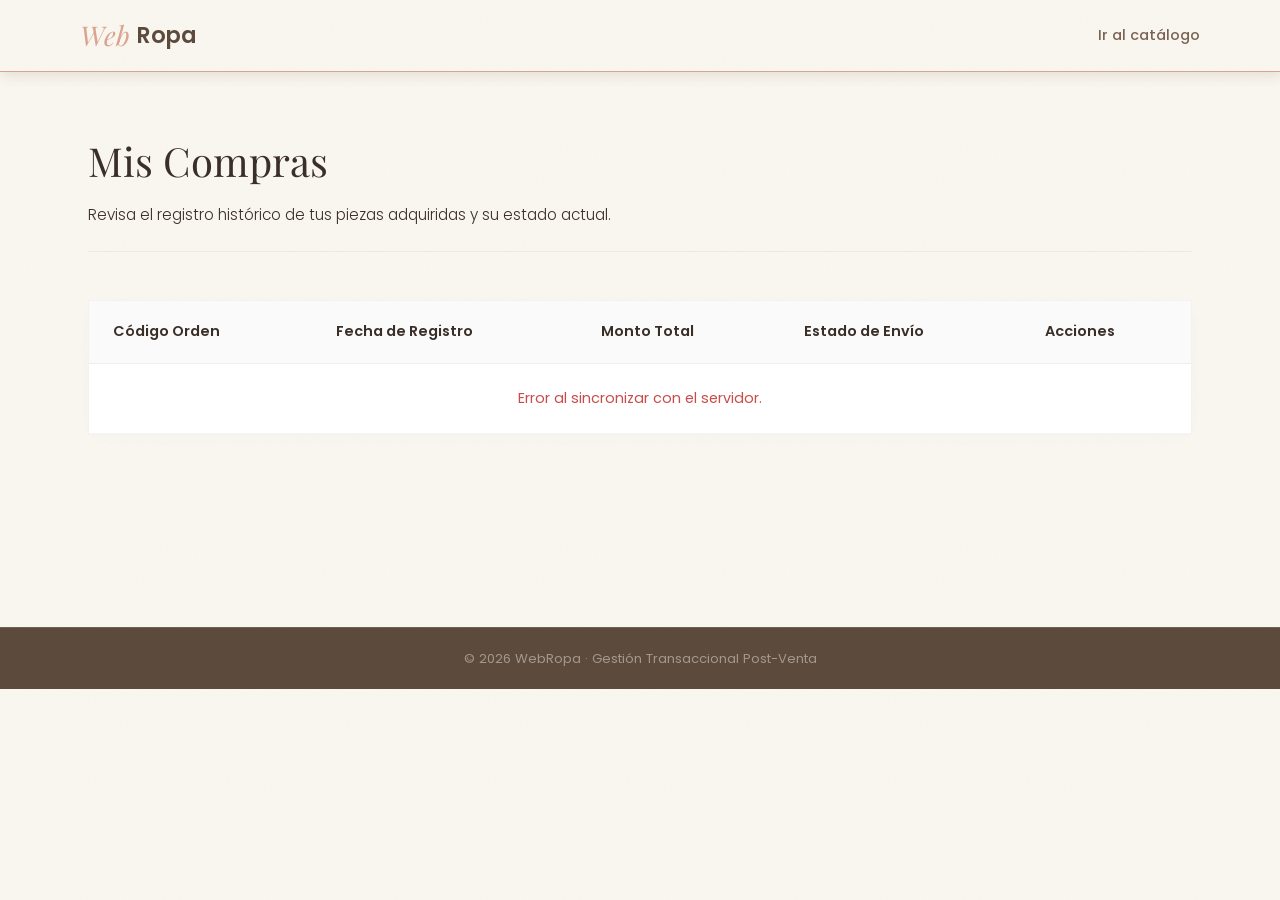
<file: Frontend/pedidos.html>
<!DOCTYPE html>
<html lang="es">
<head>
  <meta charset="UTF-8" />
  <meta name="viewport" content="width=device-width, initial-scale=1.0" />
  <title>Mis Pedidos — WebRopa</title>
  
  <link rel="preconnect" href="https://fonts.googleapis.com" />
  <link rel="preconnect" href="https://fonts.gstatic.com" crossorigin />
  <link href="https://fonts.googleapis.com/css2?family=Playfair+Display:ital,wght@0,400;0,600;0,700;1,400&family=Poppins:wght@300;400;500;600&display=swap" rel="stylesheet" />
  
  <link rel="stylesheet" href="css/style.css" />
  <link rel="stylesheet" href="css/pedidos.css" />
</head>
<body>

  <header class="navbar" role="banner">
    <div class="navbar__inner">
      <a href="index.html" class="navbar__logo" aria-label="WebRopa - Inicio">
        <span class="logo__script">Web</span><span class="logo__block">Ropa</span>
      </a>
      <div class="navbar__actions" style="margin-left: auto;">
        <a href="index.html" style="font-weight: 500; color: var(--color-text-muted); font-size: 0.9rem; text-decoration: none;">Ir al catálogo</a>
      </div>
    </div>
  </header>

  <main class="orders-portal section-container" id="main-content">
    
    <div id="view-historial">
      <header class="portal-header">
        <h1 class="portal-title">Mis Compras</h1>
        <p class="portal-subtitle">Revisa el registro histórico de tus piezas adquiridas y su estado actual.</p>
      </header>

      <section class="orders-list-wrapper">
        <div class="orders-table-responsive">
          <table class="orders-table">
            <thead>
              <tr>
                <th>Código Orden</th>
                <th>Fecha de Registro</th>
                <th>Monto Total</th>
                <th>Estado de Envío</th>
                <th>Acciones</th>
              </tr>
            </thead>
            <tbody id="js-orders-tbody">
              <tr>
                <td colspan="5" style="color: var(--color-muted); text-align: center; padding: 3rem 0;">
                  Cargando tu historial transaccional...
                </td>
              </tr>
            </tbody>
          </table>
        </div>
      </section>
    </div>

    <div id="view-detalle" style="display: none;">
      <header class="portal-header portal-header--inline">
        <div>
          <button type="button" class="btn-back" onclick="volverAlHistorial()">← Volver a mis compras</button>
          <h1 class="portal-title" style="margin-top: 1rem;">Pedido <span id="det-codigo-titulo">#—</span></h1>
        </div>
        <div class="order-meta-badge" id="det-status-badge-container">
          </div>
      </header>

      <div class="detail-layout">
        
        <div class="detail-main">
          <section class="detail-panel">
            <h2 class="panel-section-title">Línea de Seguimiento en Tiempo Real</h2>
            <p class="panel-section-desc">Actualizado de forma fiel según las validaciones de logística de la marca.</p>
            
            <div class="tracking-stepper" id="js-tracking-stepper">
              </div>
          </section>

          <section class="detail-panel">
            <h2 class="panel-section-title">Prendas de la Colección Solicitadas</h2>
            <div class="items-invoice-list" id="js-invoice-items-container">
              </div>
          </section>
        </div>

        <aside class="detail-sidebar">
          <div class="summary-invoice-card">
            <h3 class="invoice-card-title">Resumen Financiero</h3>
            
            <div class="invoice-row">
              <span>Subtotal</span>
              <span id="det-subtotal">S/. 0.00</span>
            </div>
            <div class="invoice-row" id="det-row-descuento" style="color: #c94c4c; display: none;">
              <span>Descuento Aplicado</span>
              <span id="det-descuento">-S/. 0.00</span>
            </div>
            <div class="invoice-row">
              <span>Costo de Envío</span>
                  <span id="det-envio">No aplica</span>
            </div>
            
            <hr class="invoice-divider" />
            
            <div class="invoice-row invoice-row--grand-total">
              <span>Total Cancelado</span>
              <strong id="det-total">S/. 0.00</strong>
            </div>

            <div class="invoice-notes-box">
              <strong>Información de Despacho:</strong>
              <p id="det-logistica-notas" style="margin: 0.4rem 0 0.75rem 0; font-size: 0.85rem; color: var(--color-muted); line-height: 1.4;">
                Cargando detalles...
              </p>
              <div id="det-recojo-container" style="display:none; background:#f8faf6; border:1px solid #e9eee6; padding:8px 12px; border-radius:6px; font-size:0.85rem; margin-top:10px;">
                <strong>Código de Recojo:</strong> <code id="det-recojo-codigo" style="font-family:monospace; background:#fff; border:1px solid #d3dbcf; padding:2px 6px; border-radius:4px; font-weight:600; color:#444;">—</code>
                <div id="det-recojo-aviso" style="font-size:0.75rem; color:var(--color-muted); margin-top:4px;"></div>
              </div>
            </div>
          </div>
        </aside>

      </div>
    </div>

  </main>

  <footer class="footer">
    <div class="footer__bottom">
      <p>© 2026 WebRopa · Gestión Transaccional Post-Venta</p>
    </div>
  </footer>

  <script src="config/config.js"></script>
  <script>
    const API_URL = CONFIG.API_URL;
    const USUARIO_ID = 1; // Simulación del ID del cliente en sesión

    document.addEventListener("DOMContentLoaded", () => {
        obtenerHistorialCompras();
    });

    // RF-CL-26: Listar historial consumiendo PedidosController
    function obtenerHistorialCompras() {
        const tbody = document.getElementById("js-orders-tbody");

        fetch(`${API_URL}/pedidos/usuario/${USUARIO_ID}`)
            .then(res => res.json())
            .then(data => {
                if (typeof data === 'string' || data.length === 0) {
                    tbody.innerHTML = `
                        <tr>
                          <td colspan="5" style="text-align: center; padding: 4rem 1rem; color: var(--color-muted);">
                             <p style="font-family: var(--font-serif); font-size: 1.3rem;">Aún no has realizado ningún pedido.</p>
                             <a href="index.html" style="color: var(--color-dark); font-weight: 500; font-size: 0.9rem;">Explorar la tienda ✦</a>
                          </td>
                        </tr>
                    `;
                    return;
                }

                tbody.innerHTML = "";
                // Ordenar los pedidos del más reciente al más antiguo de forma preliminar
                data.sort((a, b) => b.id - a.id);

                data.forEach(pedido => {
                    // Formatear fecha básica (si viene como timestamp o ISO string)
                    const fechaFormat = pedido.fecha ? new Date(pedido.fecha).toLocaleDateString('es-PE') : 'Reciente';
                    const totalFormat = parseFloat(pedido.total || 0).toFixed(2);
                    
                    const tr = document.createElement("tr");
                    tr.innerHTML = `
                        <td><strong>#ORD-${pedido.id}</strong></td>
                        <td>${fechaFormat}</td>
                        <td>S/. ${totalFormat}</td>
                        <td><span class="status-badge status-badge--${pedido.estado.toLowerCase()}">${pedido.estado}</span></td>
                        <td>
                          <button class="btn-action-view" onclick="verDetalleYRastreo(${pedido.id})">
                             Rastrear / Detalle →
                          </button>
                        </td>
                    `;
                    tbody.appendChild(tr);
                });
            })
            .catch(() => {
                tbody.innerHTML = `<tr><td colspan="5" style="text-align:center; color:#c94c4c;">Error al sincronizar con el servidor.</td></tr>`;
            });
    }

    // RF-CL-27: Consultar e imprimir Seguimiento de un pedido específico
    function verDetalleYRastreo(pedidoId) {
        // Consultar metadatos generales del pedido
        fetch(`${API_URL}/pedidos/${pedidoId}`)
            .then(res => {
                if(!res.ok) throw new Error();
                return res.json();
            })
            .then(pedido => {
                document.getElementById("det-codigo-titulo").textContent = `#ORD-${pedido.id}`;
                document.getElementById("det-subtotal").textContent = `S/. ${parseFloat(pedido.subtotal).toFixed(2)}`;
                document.getElementById("det-total").textContent = `S/. ${parseFloat(pedido.total).toFixed(2)}`;
                document.getElementById("det-logistica-notas").textContent = pedido.notes || pedido.notas || "No se especificaron notas logísticas adicionales.";
                
                if (pedido.descuento > 0) {
                    document.getElementById("det-row-descuento").style.display = "flex";
                    document.getElementById("det-descuento").textContent = `-S/. ${parseFloat(pedido.descuento).toFixed(2)}`;
                } else {
                    document.getElementById("det-row-descuento").style.display = "none";
                }

                // Generar el Stepper visual dinámico (RF-CL-27)
                construirStepperVisualLogistico(pedido.estado, pedido.tipo_entrega);

                // Consultar el código de recojo si existe
                document.getElementById("det-recojo-container").style.display = "none";
                    fetch(`${API_URL}/recojotienda/pedido/${pedidoId}`)
                        .then(r => r.ok ? r.json() : null)
                        .then(recojoData => {
                            if (recojoData && recojoData.codigo_recojo) {
                                document.getElementById("det-recojo-container").style.display = "block";
                                const codeElem = document.getElementById("det-recojo-codigo");
                                const avisoElem = document.getElementById("det-recojo-aviso");
                                document.getElementById("det-recojo-container").querySelector("strong").textContent = "Código de Recojo:";
                                codeElem.textContent = recojoData.codigo_recojo;
                                
                                if (recojoData.estado === "RECOGIDO" || pedido.estado === "RECOGIDO") {
                                    codeElem.style.textDecoration = "line-through";
                                    codeElem.style.color = "#888";
                                    avisoElem.textContent = "(Pedido Recogido)";
                                    avisoElem.style.color = "#777";
                                } else if (pedido.estado === "LISTO_PARA_RECOGER") {
                                    codeElem.style.textDecoration = "none";
                                    codeElem.style.color = "var(--color-sage)";
                                    avisoElem.textContent = "(¡Listo para retirar en tienda!)";
                                    avisoElem.style.color = "var(--color-sage)";
                                    codeElem.style.fontWeight = "bold";
                                } else {
                                    codeElem.style.textDecoration = "none";
                                    codeElem.style.color = "#444";
                                    avisoElem.textContent = "(Código listo. Podrás retirar cuando el estado sea LISTO PARA RECOGER)";
                                    avisoElem.style.color = "#C89B1F";
                                }
                            }
                        })
                        .catch(err => console.error("Error al obtener recojo:", err));

                // Consultar los ítems asociados desde el PedidosItemsController
                return fetch(`${API_URL}/pedidoitems/pedido/${pedidoId}`);
            })
            .then(res => res.json())
            .then(items => {
                renderizarItemsDelPedido(items);
                
                // Transición fluida de pantallas
                document.getElementById("view-historial").style.display = "none";
                document.getElementById("view-detalle").style.display = "block";
                window.scrollTo({ top: 0, behavior: 'smooth' });
            })
            .catch(() => alert("No se pudo recuperar la trazabilidad de esta orden."));
    }

    // Generador de la línea de tiempo de estados (RF-CL-27 Criteria)
    function construirStepperVisualLogistico(estadoActual, tipoEntrega) {
        const stepperWrap = document.getElementById("js-tracking-stepper");
        
        // Flujo estándar definido en los enums del backend Spring Boot
        const estadosFlujo = ["PENDIENTE", "CONFIRMADO", "EN_PREPARACION", "EN_CAMINO", "ENTREGADO"];
        
        // Si el pedido está CANCELADO, mostramos un flujo especial de alerta
        if (estadoActual === "CANCELADO") {
            stepperWrap.innerHTML = `
                <div class="cancel-notice-box">
                   <span class="cancel-notice-box__icon">✕</span>
                   <div>
                      <strong>Esta orden se encuentra Cancelada</strong>
                      <p style="margin:4px 0 0 0; font-size:0.85rem; color:#8a3030;">El inventario reservado fue liberado de forma instantánea y devuelto al catálogo general.</p>
                   </div>
                </div>
            `;
            return;
        }

        // Obtener índice del estado actual para encender los anteriores
        let indiceActual = estadosFlujo.indexOf(estadoActual);
        if (estadoActual === "LISTO_PARA_RECOGER") {
            indiceActual = 3;
        } else if (estadoActual === "RECOGIDO") {
            indiceActual = 4;
        }

        stepperWrap.innerHTML = "";
        estadosFlujo.forEach((est, index) => {
            let claseStep = "step-node";
            if (index < indiceActual) claseStep += " step-node--completed";
            else if (index === indiceActual) claseStep += " step-node--active";
            
            // Traducción visual amigable
            let label = "";
            if (est === "PENDIENTE") label = "Registrado";
            else if (est === "CONFIRMADO") label = "Confirmado";
            else if (est === "EN_PREPARACION") label = "En Preparación";
            else if (est === "EN_CAMINO") {
                label = "Listo para Retirar 🏪";
            }
            else if (est === "ENTREGADO") {
                label = "Recogido ✓";
            }

            const nodeHtml = `
                <div class="${claseStep}">
                   <div class="step-node__circle">${index < indiceActual ? '✓' : index + 1}</div>
                   <div class="step-node__label">${label}</div>
                </div>
            `;
            stepperWrap.insertAdjacentHTML("beforeend", nodeHtml);
        });
    }

    // Inyectar los items de la compra congelados al momento de pagar
    function renderizarItemsDelPedido(items) {
        const container = document.getElementById("js-invoice-items-container");
        container.innerHTML = "";

        items.forEach(item => {
            const pu = parseFloat(item.precio_unitario || 0);
            const cant = parseInt(item.cantidad || 0);
            const sub = pu * cant;

            const html = `
                <div class="invoice-item-row">
                   <div class="invoice-item-row__desc">
                      <span class="invoice-item-row__name">${item.variante.producto.nombre}</span>
                      <span class="invoice-item-row__sku">SKU: ${item.variante.sku} | Talla: ${item.variante.talla} | Color: ${item.variante.color}</span>
                   </div>
                   <div class="invoice-item-row__qty">x${cant}</div>
                   <div class="invoice-item-row__total">S/. ${sub.toFixed(2)}</div>
                </div>
            `;
            container.insertAdjacentHTML("beforeend", html);
        });
    }

    function volverAlHistorial() {
        document.getElementById("view-detalle").style.display = "none";
        document.getElementById("view-historial").style.display = "block";
    }
  </script>
</body>
</html>
</file>
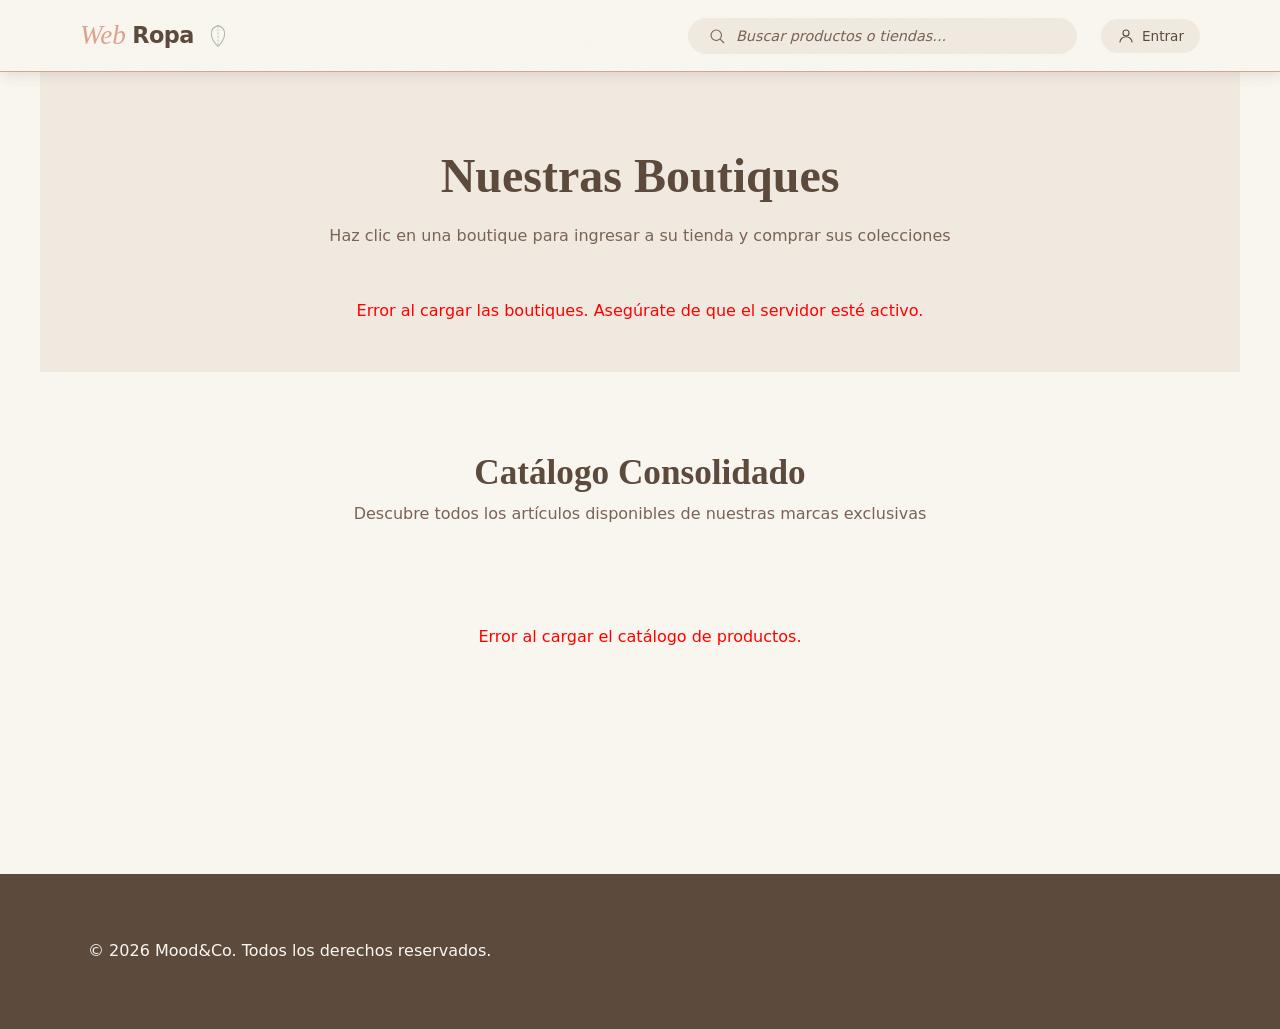
<file: Frontend/perfil.html>
<!DOCTYPE html>
<html lang="es">
<head>
  <meta charset="UTF-8" />
  <meta name="viewport" content="width=device-width, initial-scale=1.0" />
  <title>Mis Pedidos — WebRopa</title>
  
  <link rel="preconnect" href="https://fonts.googleapis.com" />
  <link rel="preconnect" href="https://fonts.gstatic.com" crossorigin />
  <link href="https://fonts.googleapis.com/css2?family=Playfair+Display:ital,wght@0,400;0,600;0,700;1,400&family=Poppins:wght@300;400;500;600&display=swap" rel="stylesheet" />
  
  <link rel="stylesheet" href="css/style.css" />
  
  <style>
    .orders-container {
      max-width: 900px;
      margin: 4rem auto;
    }
    .order-card {
      background: var(--color-bg);
      border-radius: 12px;
      padding: 1.5rem;
      margin-bottom: 1.5rem;
      border: 1px solid var(--color-border);
      display: flex;
      flex-direction: column;
      gap: 1rem;
      transition: transform 0.2s, box-shadow 0.2s;
    }
    .order-card:hover {
      box-shadow: 0 4px 15px rgba(0,0,0,0.05);
      transform: translateY(-2px);
    }
    .order-header {
      display: flex;
      justify-content: space-between;
      align-items: center;
      border-bottom: 1px solid var(--color-border);
      padding-bottom: 1rem;
    }
    .order-header h3 {
      font-family: var(--font-serif);
      margin: 0;
      font-size: 1.3rem;
      color: var(--color-primary);
    }
    .order-meta {
      display: flex;
      gap: 2rem;
      color: var(--color-muted);
      font-size: 0.9rem;
    }
    .order-items {
      display: grid;
      grid-template-columns: repeat(auto-fill, minmax(200px, 1fr));
      gap: 1rem;
    }
    .order-item-mini {
      display: flex;
      align-items: center;
      gap: 0.75rem;
      background: #fafafa;
      padding: 0.75rem;
      border-radius: 8px;
    }
    .order-item-mini img {
      width: 50px;
      height: 50px;
      object-fit: cover;
      border-radius: 6px;
    }
    .order-item-mini h4 {
      margin: 0;
      font-size: 0.85rem;
      font-weight: 500;
      color: var(--color-text);
    }
    .order-item-mini p {
      margin: 0;
      font-size: 0.75rem;
      color: var(--color-muted);
    }
    .order-footer {
      display: flex;
      justify-content: space-between;
      align-items: center;
      padding-top: 1rem;
      border-top: 1px dashed var(--color-border);
    }
    .order-total {
      font-weight: 600;
      font-size: 1.1rem;
    }
    
    /* Estados */
    .badge-estado {
      padding: 0.4rem 0.8rem;
      border-radius: 20px;
      font-size: 0.8rem;
      font-weight: 600;
      text-transform: uppercase;
    }
    .estado-PENDIENTE { background: #fff3cd; color: #856404; }
    .estado-CONFIRMADO { background: #d4edda; color: #155724; }
    .estado-EN_PREPARACION { background: #cce5ff; color: #004085; }
    .estado-LISTO_PARA_RECOGER { background: #FDF7E3; color: #C89B1F; }
    .estado-RECOGIDO { background: #e2e3e5; color: #383d41; }
    .estado-CANCELADO    { background: #f8d7da; color: #721c24; }
    .estado-NO_RECOGIDO  { background: #f8d7da; color: #721c24; }
    .estado-EN_CAMINO    { background: #cce5ff; color: #004085; }
    .estado-ENTREGADO    { background: #e2e3e5; color: #383d41; }

    /* Campanita de notificaciones */
    .notif-wrapper { position: relative; display: none; margin-right: 1rem; }
    .notif-btn {
      background: none; border: none; cursor: pointer;
      position: relative; padding: 6px; color: var(--color-text);
      display: flex; align-items: center;
    }
    .notif-badge {
      display: none; position: absolute; top: -2px; right: -2px;
      background: #c94c4c; color: #fff; border-radius: 50%;
      width: 17px; height: 17px; font-size: 10px;
      align-items: center; justify-content: center; font-weight: 700;
    }
    .notif-dropdown {
      display: none; position: absolute; right: 0; top: 40px;
      background: #fff; border: 1px solid #e8e8e8;
      border-radius: 12px; width: 320px; max-height: 400px;
      overflow-y: auto; box-shadow: 0 6px 24px rgba(0,0,0,0.1); z-index: 1000;
    }
    .notif-header {
      padding: 12px 16px; border-bottom: 1px solid #f0f0f0;
      font-weight: 600; font-size: 0.9rem; color: var(--color-primary);
    }
    .notif-item {
      padding: 12px 16px; border-bottom: 1px solid #f8f8f8;
      cursor: pointer; transition: background 0.15s;
    }
    .notif-item:hover { background: #fafafa; }
    .notif-item.leida { opacity: 0.55; }
    .notif-item-inner { display: flex; gap: 10px; align-items: flex-start; }
    .notif-icon { font-size: 1.2rem; flex-shrink: 0; }
    .notif-msg { font-size: 0.82rem; color: #333; line-height: 1.4; }
    .notif-fecha { font-size: 0.72rem; color: #999; margin-top: 3px; }

    .empty-state {
      text-align: center;
      padding: 4rem 1rem;
      color: var(--color-muted);
    }
  </style>
</head>
<body>

  <header class="navbar" role="banner">
    <div class="navbar__inner">
      <a href="index.html" class="navbar__logo" id="logo-link">
        <span class="logo__script">Web</span><span class="logo__block">Ropa</span>
      </a>
      
      <div class="navbar__actions">

        <!-- Campanita de notificaciones -->
        <div class="notif-wrapper" id="notif-wrapper">
          <button class="notif-btn" id="notif-btn" aria-label="Notificaciones">
            <svg width="20" height="20" viewBox="0 0 24 24" fill="none" stroke="currentColor" stroke-width="1.8" stroke-linecap="round" stroke-linejoin="round" aria-hidden="true">
              <path d="M18 8A6 6 0 0 0 6 8c0 7-3 9-3 9h18s-3-2-3-9"/>
              <path d="M13.73 21a2 2 0 0 1-3.46 0"/>
            </svg>
            <span class="notif-badge" id="notif-badge"></span>
          </button>
          <div class="notif-dropdown" id="notif-dropdown">
            <div class="notif-header">Notificaciones</div>
            <div id="notif-list"></div>
          </div>
        </div>

        <!-- User dropdown -->
        <div class="user-menu" id="user-menu">
          <button class="user-menu__trigger" id="user-menu-trigger" aria-expanded="false" aria-haspopup="true" aria-label="Menú de usuario">
            <!-- Guest icon -->
            <svg class="icon-user" viewBox="0 0 24 24" fill="none" stroke="currentColor" stroke-width="1.5" aria-hidden="true">
              <circle cx="12" cy="8" r="4"/>
              <path d="M4 20 C4 16, 8 13, 12 13 S20 16, 20 20" stroke-linecap="round"/>
            </svg>
            <span class="user-menu__name" id="user-display-name">Entrar</span>
          </button>
          <div class="user-menu__dropdown" id="user-dropdown" role="menu" aria-hidden="true">
            <!-- Guest state -->
            <div class="dropdown-guest" id="dropdown-guest-view">
              <button class="dropdown-item dropdown-item--cta" id="btn-open-login" role="menuitem" onclick="window.location.href='index.html'">
                Iniciar sesión
              </button>
            </div>
            <!-- Logged-in state -->
            <div class="dropdown-user" id="dropdown-user-view" style="display:none;">
              <a href="perfil.html" class="dropdown-item" role="menuitem">Mi Perfil</a>
              <a href="#" id="nav-mis-pedidos" class="dropdown-item" role="menuitem">Mis Pedidos</a>
              <hr class="dropdown-divider"/>
              <button class="dropdown-item dropdown-item--danger" id="btn-logout" role="menuitem">Cerrar sesión</button>
            </div>
          </div>
        </div>
      </div>
    </div>
  </header>

  <main class="section-container" style="max-width: 600px; margin: 0 auto; padding-top: 4rem;">
    <div class="orders-container" style="padding: 2.5rem; background: var(--color-white); border-radius: var(--radius-lg); box-shadow: var(--shadow-sm);">
      <h1 style="font-family: var(--font-serif); margin-bottom: 0.5rem; text-align: center; color: var(--color-brown); font-size: 2rem;">Mi Perfil</h1>
      <p style="text-align: center; color: var(--color-text-muted); margin-bottom: 2rem;">Configura tu información básica</p>
      
      <form id="perfil-form" style="display: flex; flex-direction: column; gap: 1.5rem;">
        <div class="form-group" style="display: flex; flex-direction: column; gap: 0.5rem;">
          <label for="perfil-nombre" style="font-weight: 600; font-size: 0.9rem; color: var(--color-text);">Nombre Completo</label>
          <input type="text" id="perfil-nombre" class="form-field__input" style="padding: 0.85rem; border: 1px solid var(--color-border); border-radius: var(--radius-md); font-family: var(--font-sans);" required>
        </div>
        
        <div class="form-group" style="display: flex; flex-direction: column; gap: 0.5rem;">
          <label for="perfil-telefono" style="font-weight: 600; font-size: 0.9rem; color: var(--color-text);">Teléfono</label>
          <input type="text" id="perfil-telefono" class="form-field__input" style="padding: 0.85rem; border: 1px solid var(--color-border); border-radius: var(--radius-md); font-family: var(--font-sans);" required>
        </div>

        <div class="form-group" style="display: flex; flex-direction: column; gap: 0.5rem;">
          <label for="perfil-correo" style="font-weight: 600; font-size: 0.9rem; color: var(--color-text);">Correo Electrónico (No modificable)</label>
          <input type="email" id="perfil-correo" class="form-field__input" style="padding: 0.85rem; border: 1px solid var(--color-border); border-radius: var(--radius-md); background: var(--color-bg-secondary); color: var(--color-text-muted); cursor: not-allowed; font-family: var(--font-sans);" disabled>
        </div>
        
        <div class="form-group" style="display: flex; flex-direction: column; gap: 0.5rem;">
          <label for="perfil-password" style="font-weight: 600; font-size: 0.9rem; color: var(--color-text);">Contraseña</label>
          <input type="password" id="perfil-password" class="form-field__input" value="********" style="padding: 0.85rem; border: 1px solid var(--color-border); border-radius: var(--radius-md); background: var(--color-bg-secondary); color: var(--color-text-muted); cursor: not-allowed; font-family: var(--font-sans);" disabled>
          <small style="color: var(--color-text-muted); font-size: 0.8rem;">La contraseña no se puede cambiar desde aquí por el momento.</small>
        </div>

        <button type="submit" class="auth-submit-btn" style="margin-top: 1rem; width: 100%;" id="btn-save-profile">Guardar Cambios</button>
        <p id="perfil-mensaje" style="text-align: center; margin-top: 1rem; font-weight: 500; font-size: 0.9rem; display: none;"></p>
      </form>
    </div>
  </main>

  <footer class="footer" style="margin-top: 4rem;">
    <div class="footer__inner">
      <p>&copy; 2026 WebRopa. Todos los derechos reservados.</p>
    </div>
  </footer>

  <!-- Modal de Confirmación -->
  <div class="modal-overlay" id="confirm-modal" hidden style="position: fixed; top: 0; left: 0; width: 100%; height: 100%; background: rgba(0,0,0,0.4); z-index: 9999; display: none; align-items: center; justify-content: center; backdrop-filter: blur(4px);">
    <div style="background: var(--color-white); padding: 2rem; border-radius: var(--radius-lg); max-width: 400px; text-align: center; box-shadow: 0 10px 30px rgba(0,0,0,0.1);">
      <h3 style="font-family: var(--font-serif); font-size: 1.5rem; color: var(--color-brown); margin-bottom: 1rem;">¿Guardar Cambios?</h3>
      <p style="color: var(--color-text-muted); margin-bottom: 2rem; font-size: 0.95rem;">Estás a punto de modificar tu información básica. ¿Deseas continuar?</p>
      <div style="display: flex; gap: 1rem; justify-content: center;">
        <button id="btn-cancel-save" class="auth-submit-btn" style="background: var(--color-bg-secondary); color: var(--color-text); border: 1px solid var(--color-border); flex: 1;">No, Cancelar</button>
        <button id="btn-confirm-save" class="auth-submit-btn" style="flex: 1;">Sí, Guardar</button>
      </div>
    </div>
  </div>

  <script src="config/config.js"></script>
  <script src="services/api.service.js"></script>
  <script src="js/app.js"></script>
  <script>
    document.addEventListener("DOMContentLoaded", async () => {
      const sesion = JSON.parse(localStorage.getItem('webropa_user') || 'null');
      if (!sesion || !sesion.token) {
        alert("Debes iniciar sesión para ver tu perfil.");
        window.location.href = 'index.html';
        return;
      }

      // Cargar datos actuales del usuario
      try {
        const res = await fetch(`${CONFIG.API_URL}/usuarios/me`, {
          headers: { 'Authorization': 'Bearer ' + sesion.token }
        });
        
        if (res.ok) {
          const usuario = await res.json();
          document.getElementById('perfil-nombre').value = usuario.nombre || '';
          document.getElementById('perfil-telefono').value = usuario.telefono || '';
          document.getElementById('perfil-correo').value = usuario.correo || '';
        } else {
          console.error("No se pudo cargar el perfil.");
        }
      } catch (error) {
        console.error("Error al cargar perfil:", error);
      }
    });

    const confirmModal = document.getElementById('confirm-modal');
    const msgEl = document.getElementById('perfil-mensaje');
    
    // Al intentar enviar el form, mostramos el modal
    document.getElementById('perfil-form').addEventListener('submit', (e) => {
      e.preventDefault();
      confirmModal.style.display = 'flex';
      confirmModal.hidden = false;
    });

    // Cancelar en el modal lleva al portal
    document.getElementById('btn-cancel-save').addEventListener('click', () => {
      window.location.href = 'portal.html';
    });

    // Confirmar guardar
    document.getElementById('btn-confirm-save').addEventListener('click', async () => {
      confirmModal.style.display = 'none';
      confirmModal.hidden = true;
      
      const sesion = JSON.parse(localStorage.getItem('webropa_user') || 'null');
      const payload = {
        id: sesion.clientId,
        nombre: document.getElementById('perfil-nombre').value,
        telefono: document.getElementById('perfil-telefono').value
      };

      try {
        const res = await fetch(`${CONFIG.API_URL}/usuarios/me`, {
          method: 'PUT',
          headers: { 
            'Content-Type': 'application/json',
            'Authorization': 'Bearer ' + sesion.token 
          },
          body: JSON.stringify(payload)
        });

        msgEl.style.display = 'block';
        if (res.ok) {
          msgEl.style.color = '#3b82f6';
          msgEl.textContent = '¡Perfil actualizado exitosamente!';
          
          sesion.nombre = payload.nombre;
          localStorage.setItem('webropa_user', JSON.stringify(sesion));
          
          const headerName = document.getElementById('user-display-name');
          if (headerName) headerName.textContent = payload.nombre.split(' ')[0];
          
          setTimeout(() => { msgEl.style.display = 'none'; }, 4000);
        } else {
          const text = await res.text();
          msgEl.style.color = '#ef4444';
          msgEl.textContent = 'Error: ' + text;
        }
      } catch (error) {
        msgEl.style.display = 'block';
        msgEl.style.color = '#ef4444';
        msgEl.textContent = 'Error de conexión con el servidor.';
      }
    });
  </script>
</body>
</html>
</file>
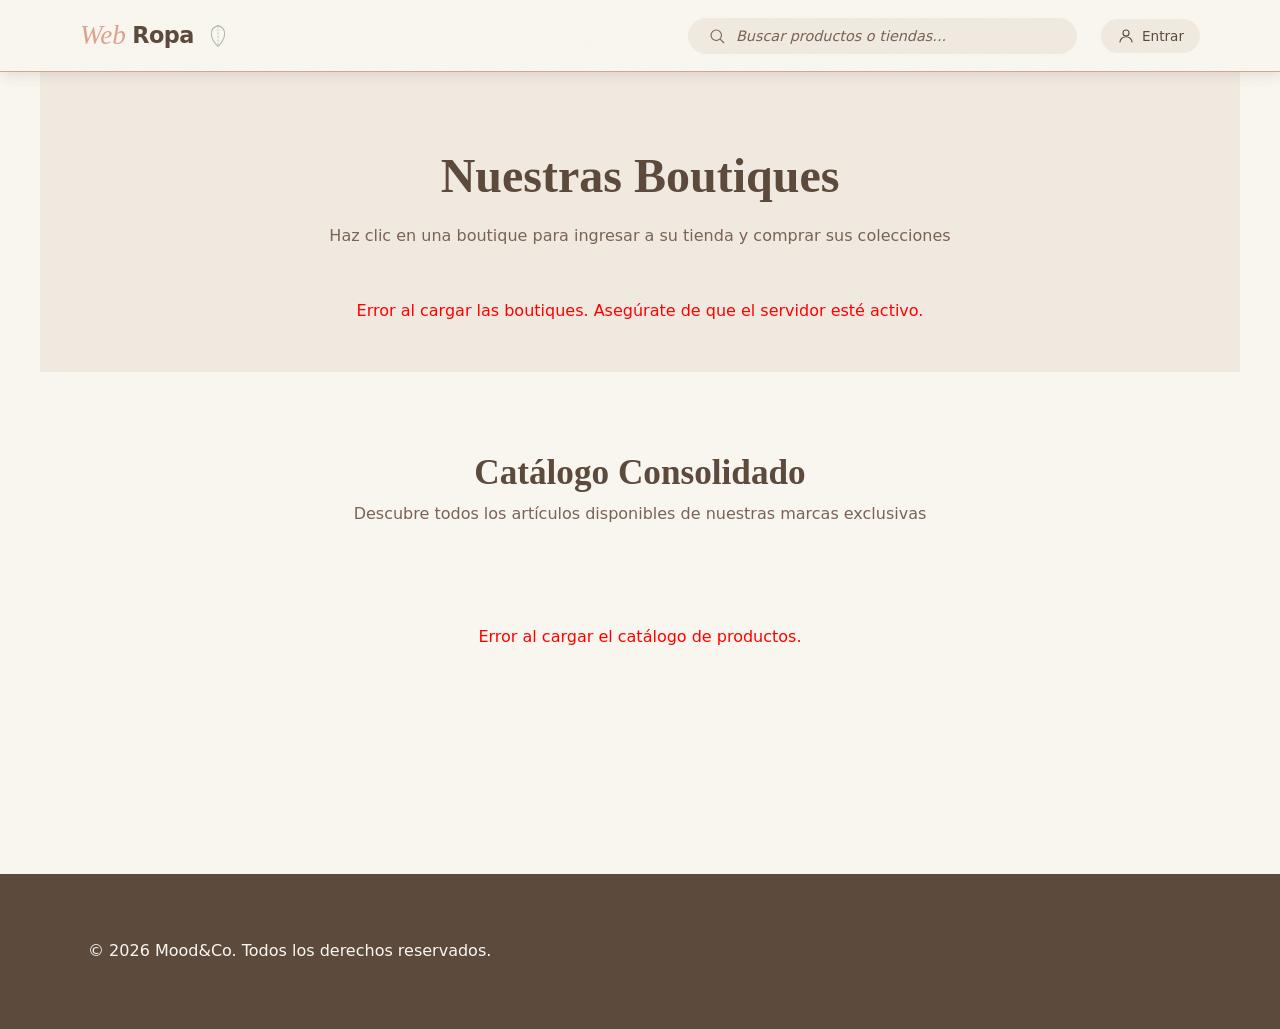
<file: Frontend/portal.html>
<!DOCTYPE html>
<html lang="es">
<head>
  <meta charset="UTF-8">
  <meta name="viewport" content="width=device-width, initial-scale=1.0">
  <title>Portal de Boutiques · Mood&Co</title>
  <meta name="description" content="Portal central de boutiques de moda y marcas independientes." />
  
  <link rel="preconnect" href="https://fonts.googleapis.com">
  <link rel="preconnect" href="https://fonts.gstatic.com" crossorigin>
  <link href="https://fonts.googleapis.com/css2?family=Fraunces:ital,opsz,wght@0,9..144,400;0,9..144,600;1,9..144,500&family=Outfit:wght@300;400;500;600;700&display=swap" rel="stylesheet">
  
  <!-- CSS global y específico -->
  <link rel="stylesheet" href="css/style.css" />
  <link rel="stylesheet" href="css/home.css" />
  
  <style>
    /* Estilos del directorio */
    .portal-directory {
      padding: 4rem 1.5rem 2rem;
      max-width: var(--max-width);
      margin: 0 auto;
    }
    .portal-directory__inner {
      text-align: center;
    }
    .portal-directory__title {
      font-family: var(--font-serif);
      font-size: clamp(2rem, 4vw, 3rem);
      color: var(--color-brown);
      margin-bottom: 0.5rem;
    }
    .portal-directory__subtitle {
      font-size: 1rem;
      color: var(--color-text-muted);
      margin-bottom: 3rem;
    }
    .portal-directory__grid {
      display: flex;
      flex-wrap: wrap;
      justify-content: center;
      gap: 2rem;
      margin-bottom: 1rem;
    }
    .portal-company-card {
      text-decoration: none;
      display: flex;
      flex-direction: column;
      align-items: center;
      justify-content: center;
      padding: 2.2rem 2.8rem;
      min-width: 260px;
      border-radius: 16px;
      border: 1px solid var(--color-border);
      background: var(--color-bg-secondary);
      box-shadow: 0 4px 16px rgba(0,0,0,0.02);
      transition: all 0.25s cubic-bezier(0.4, 0, 0.2, 1);
      cursor: pointer;
    }
    .portal-company-card:hover {
      transform: translateY(-5px);
      border-color: var(--color-terracotta) !important;
      box-shadow: 0 12px 32px rgba(216, 164, 143, 0.18) !important;
    }
    .portal-company-card__logo {
      font-size: 2.2rem;
      margin-bottom: 0.5rem;
      display: block;
      transition: transform 0.25s;
    }
    .portal-company-card:hover .portal-company-card__logo {
      transform: scale(1.15);
    }
    .portal-company-card__name {
      font-family: var(--font-serif);
      font-size: 1.4rem;
      color: var(--color-brown);
      text-align: center;
      display: block;
    }
    .portal-company-card__action {
      font-size: 0.8rem;
      color: var(--color-text-muted);
      margin-top: 0.85rem;
      text-transform: uppercase;
      letter-spacing: 0.06em;
      font-weight: 600;
      transition: color 0.2s;
    }
    .portal-company-card:hover .portal-company-card__action {
      color: var(--color-terracotta-dark) !important;
    }
  </style>
</head>
<body>

  <!-- Header / Navbar adaptado del index -->
  <header class="navbar" role="banner">
    <div class="navbar__inner">

      <!-- Logo -->
      <a href="portal.html" class="navbar__logo" aria-label="WebRopa - Portal">
        <span class="logo__script">Web</span><span class="logo__block">Ropa</span>
        <!-- Doodle leaf decoration -->
        <svg class="logo__doodle" viewBox="0 0 40 40" fill="none" aria-hidden="true">
          <path d="M20 35 C10 25, 5 10, 20 5 C35 10, 30 25, 20 35Z" stroke="#A8B89C" stroke-width="1.5" fill="none"/>
          <line x1="20" y1="5" x2="20" y2="35" stroke="#A8B89C" stroke-width="1" stroke-dasharray="3,2"/>
        </svg>
      </a>
      
      <div style="flex-grow: 1; display: flex; align-items: center; padding-left: 20px;">
        <span style="font-family: var(--font-serif); font-style: italic; color: var(--color-text-muted); font-size: 1.1rem; opacity: 0.8; display: none;">Portal de Boutiques Independientes</span>
      </div>

      <!-- Search bar -->
      <div class="navbar__search">
        <label for="search-input" class="sr-only">Buscar productos o boutiques</label>
        <div class="search-box">
          <svg class="search-box__icon" viewBox="0 0 24 24" fill="none" stroke="currentColor" stroke-width="1.5" aria-hidden="true">
            <circle cx="11" cy="11" r="7"/>
            <path d="M16.5 16.5 L21 21" stroke-linecap="round"/>
          </svg>
          <input
            type="search"
            id="search-input-portal"
            class="search-box__input"
            placeholder="Buscar productos o tiendas..."
            autocomplete="off"
          />
        </div>
      </div>

      <div class="navbar__actions">
        <!-- User dropdown -->
        <div class="user-menu" id="user-menu">
          <button class="user-menu__trigger" id="user-menu-trigger" aria-expanded="false" aria-haspopup="true" aria-label="Menú de usuario">
            <!-- Guest icon -->
            <svg class="icon-user" viewBox="0 0 24 24" fill="none" stroke="currentColor" stroke-width="1.5" aria-hidden="true">
              <circle cx="12" cy="8" r="4"/>
              <path d="M4 20 C4 16, 8 13, 12 13 S20 16, 20 20" stroke-linecap="round"/>
            </svg>
            <span class="user-menu__name" id="user-display-name">Entrar</span>
          </button>
          <div class="user-menu__dropdown" id="user-dropdown" role="menu" aria-hidden="true">
            <!-- Guest state -->
            <div class="dropdown-guest" id="dropdown-guest-view">
              <button class="dropdown-item dropdown-item--cta" id="btn-open-login" role="menuitem">
                Iniciar sesión
              </button>
              <button class="dropdown-item" id="btn-open-register" role="menuitem">
                Crear cuenta
              </button>
            </div>
            <!-- Logged-in state -->
            <div class="dropdown-user" id="dropdown-user-view" style="display:none;">
              <a href="perfil.html" class="dropdown-item" role="menuitem">Mi Perfil</a>
              <a href="#" id="nav-mis-pedidos" class="dropdown-item" role="menuitem">Mis Pedidos</a>
              <a href="#" class="dropdown-item" role="menuitem">Configuración</a>
              <hr class="dropdown-divider"/>
              <button class="dropdown-item dropdown-item--danger" id="btn-logout" role="menuitem">Cerrar sesión</button>
            </div>
          </div>
        </div>
      </div>
    </div>
  </header>

  <main id="main-content">
    
    <!-- 1. DIRECTORIO DE BOUTIQUES -->
    <section class="portal-directory">
      <div class="portal-directory__inner">
        <h2 class="portal-directory__title">Nuestras Boutiques</h2>
        <p class="portal-directory__subtitle">Haz clic en una boutique para ingresar a su tienda y comprar sus colecciones</p>
        <div class="portal-directory__grid" id="company-directory-grid">
          <!-- Creado dinámicamente por portal.js -->
        </div>
      </div>
    </section>

    <!-- Separador -->
    <div style="max-width: var(--max-width); margin: 0 auto; padding: 0 1.5rem;">
      <div style="width: 100%; height: 1px; background: var(--color-border);"></div>
    </div>

    <!-- 2. CATÁLOGO GENERAL (Solo Vista) -->
    <section class="productos" id="productos-destacados">
      <div class="section-container">
        <header class="section-header" style="text-align: center; margin-bottom: 3rem;">
          <h2 class="section-title" style="font-family: var(--font-serif); font-size: 2.2rem; color: var(--color-brown);">Catálogo Consolidado</h2>
          <p class="section-subtitle" style="font-size: 1rem; color: var(--color-text-muted);">Descubre todos los artículos disponibles de nuestras marcas exclusivas</p>
        </header>

        <!-- Grilla de productos (Masonry) -->
        <div class="productos__masonry" id="productos-masonry-grid">
          <div class="skeleton-card"></div>
          <div class="skeleton-card skeleton-card--tall"></div>
          <div class="skeleton-card"></div>
        </div>
      </div>
    </section>

  </main>

  <footer class="footer">
    <div class="footer__inner">
      <p>&copy; 2026 Mood&Co. Todos los derechos reservados.</p>
    </div>
  </footer>

  <!-- ════════════════════════════════════════
       MODAL DE LOGIN / REGISTRO
  ════════════════════════════════════════ -->
  <div class="modal-overlay" id="auth-modal-overlay" role="dialog" aria-modal="true" aria-label="Iniciar sesión o crear cuenta" hidden>
    <div class="auth-modal">

      <!-- Close button -->
      <button class="auth-modal__close" id="auth-modal-close" aria-label="Cerrar modal">
        <svg viewBox="0 0 24 24" fill="none" stroke="currentColor" stroke-width="1.5" aria-hidden="true"><line x1="18" y1="6" x2="6" y2="18"/><line x1="6" y1="6" x2="18" y2="18"/></svg>
      </button>

      <!-- Decorative botanical illustration -->
      <div class="auth-modal__deco" aria-hidden="true">
        <svg viewBox="0 0 120 200" fill="none">
          <!-- Stem -->
          <path d="M60 180 Q55 140 60 80" stroke="#A8B89C" stroke-width="2"/>
          <!-- Large leaf left -->
          <path d="M60 120 C35 100, 20 60, 40 40 C45 60, 55 90, 60 120Z" fill="#A8B89C" opacity="0.5"/>
          <!-- Large leaf right -->
          <path d="M60 100 C85 80, 100 40, 80 20 C75 40, 65 70, 60 100Z" fill="#A8B89C" opacity="0.35"/>
          <!-- Small leaf -->
          <path d="M60 150 C45 140, 38 125, 48 118 C52 128, 57 140, 60 150Z" fill="#D8A48F" opacity="0.5"/>
          <!-- Flower -->
          <circle cx="60" cy="75" r="7" fill="#E3B23C" opacity="0.7"/>
          <ellipse cx="60" cy="60" rx="5" ry="10" fill="#E3B23C" opacity="0.4"/>
          <ellipse cx="60" cy="60" rx="5" ry="10" fill="#E3B23C" opacity="0.4" transform="rotate(60,60,75)"/>
          <ellipse cx="60" cy="60" rx="5" ry="10" fill="#E3B23C" opacity="0.4" transform="rotate(120,60,75)"/>
        </svg>
      </div>

      <!-- Modal content -->
      <div class="auth-modal__content">
        <!-- Tabs -->
        <div class="auth-tabs" role="tablist">
          <button class="auth-tab auth-tab--active" id="tab-login" role="tab" aria-selected="true" aria-controls="panel-login">
            Iniciar sesión
          </button>
          <button class="auth-tab" id="tab-register" role="tab" aria-selected="false" aria-controls="panel-register">
            Crear cuenta
          </button>
        </div>

        <!-- Panel: Login -->
        <div class="auth-panel" id="panel-login" role="tabpanel" aria-labelledby="tab-login">
          <form class="auth-form" id="form-login" novalidate>
            <div class="form-field">
              <label class="form-field__label" for="login-email">Correo electrónico</label>
              <input class="form-field__input" type="email" id="login-email" name="correo"
                placeholder="Tu correo" required autocomplete="username" />
              <span class="form-field__error" aria-live="polite"></span>
            </div>
            <div class="form-field">
              <label class="form-field__label" for="login-password">Contraseña</label>
              <input class="form-field__input" type="password" id="login-password" name="password"
                placeholder="Tu contraseña" required autocomplete="current-password" />
              <span class="form-field__error" aria-live="polite"></span>
            </div>
            <button type="submit" class="auth-submit-btn" id="btn-login-submit">
              Entrar ✦
            </button>
            <p class="auth-form__hint" id="login-status" aria-live="polite"></p>
          </form>
        </div>

        <!-- Panel: Register -->
        <div class="auth-panel" id="panel-register" role="tabpanel" aria-labelledby="tab-register" hidden>
          <form class="auth-form" id="form-register" novalidate>
            <div class="form-field">
              <label class="form-field__label" for="reg-nombres">Nombres</label>
              <input class="form-field__input" type="text" id="reg-nombres" name="nombres"
                placeholder="Ej. María Fernanda" required autocomplete="given-name"/>
              <span class="form-field__error" aria-live="polite"></span>
            </div>
            <div class="form-field">
              <label class="form-field__label" for="reg-apellidos">Correo electrónico</label>
              <input class="form-field__input" type="email" id="reg-apellidos" name="correo"
                placeholder="hola@tuemail.com" required autocomplete="email"/>
              <span class="form-field__error" aria-live="polite"></span>
            </div>
            <div class="form-field">
              <label class="form-field__label" for="reg-email">Contraseña</label>
              <input class="form-field__input" type="password" id="reg-email" name="password"
                placeholder="Crea una contraseña" required />
              <span class="form-field__error" aria-live="polite"></span>
            </div>
            <div class="form-field">
              <label class="form-field__label" for="reg-telefono">Teléfono</label>
              <input class="form-field__input" type="text" id="reg-telefono" name="telefono"
                placeholder="Ej. 987654321" required />
              <span class="form-field__error" aria-live="polite"></span>
            </div>
            <button type="submit" class="auth-submit-btn" id="btn-register-submit">
              Unirme ♡
            </button>
            <p class="auth-form__hint" id="register-status" aria-live="polite"></p>
          </form>

          <!-- Credentials reveal (after successful registration) -->
          <div class="credentials-reveal" id="credentials-reveal" hidden>
            <div class="credentials-reveal__header">
              <svg viewBox="0 0 24 24" fill="none" stroke="#A8B89C" stroke-width="1.5" aria-hidden="true"><polyline points="20 6 9 17 4 12"/></svg>
              <h3>¡Bienvenida! 🎉</h3>
              <p>Guarda estos datos en un lugar seguro.</p>
            </div>
            <div class="credential-box">
              <span class="credential-box__label">Tu Cliente ID</span>
              <div class="credential-box__value-row">
                <code id="cred-client-id">—</code>
                <button class="copy-btn" data-target="cred-client-id" aria-label="Copiar Cliente ID">
                  <svg viewBox="0 0 24 24" fill="none" stroke="currentColor" stroke-width="1.5" aria-hidden="true"><rect x="9" y="9" width="13" height="13" rx="2"/><path d="M5 15 H4 C2.9 15 2 14.1 2 13 V4 C2 2.9 2.9 2 4 2 H13 C14.1 2 15 2.9 15 4 V5"/></svg>
                </button>
              </div>
            </div>
            <div class="credential-box">
              <span class="credential-box__label">Tu Llave Secreta</span>
              <div class="credential-box__value-row">
                <code id="cred-secret-key">—</code>
                <button class="copy-btn" data-target="cred-secret-key" aria-label="Copiar Llave Secreta">
                  <svg viewBox="0 0 24 24" fill="none" stroke="currentColor" stroke-width="1.5" aria-hidden="true"><rect x="9" y="9" width="13" height="13" rx="2"/><path d="M5 15 H4 C2.9 15 2 14.1 2 13 V4 C2 2.9 2.9 2 4 2 H13 C14.1 2 15 2.9 15 4 V5"/></svg>
                </button>
              </div>
            </div>
            <button class="auth-submit-btn" id="btn-go-login-after-reg">Ir a iniciar sesión →</button>
          </div>
        </div><!-- /#panel-register -->

      </div><!-- /.auth-modal__content -->
    </div><!-- /.auth-modal -->
  </div><!-- /#auth-modal-overlay -->

  <!-- Scripts -->
  <script src="config/config.js"></script>
  <script src="services/api.service.js"></script>
  <script src="js/app.js"></script>
  <script src="js/portal.js"></script>
  <script>
    document.getElementById('search-input-portal').addEventListener('input', (e) => {
      const normalizar = (texto) => texto.normalize("NFD").replace(/[\u0300-\u036f]/g, "").toLowerCase();
      const termino = normalizar(e.target.value);

      // Filtrar boutiques
      document.querySelectorAll('.portal-company-card').forEach(card => {
        const texto = normalizar(card.textContent);
        card.style.display = texto.includes(termino) ? '' : 'none';
      });

      // Filtrar productos
      document.querySelectorAll('.product-card').forEach(card => {
        const texto = normalizar(card.textContent);
        card.style.display = texto.includes(termino) ? '' : 'none';
      });
    });
  </script>
</body>
</html>
</file>
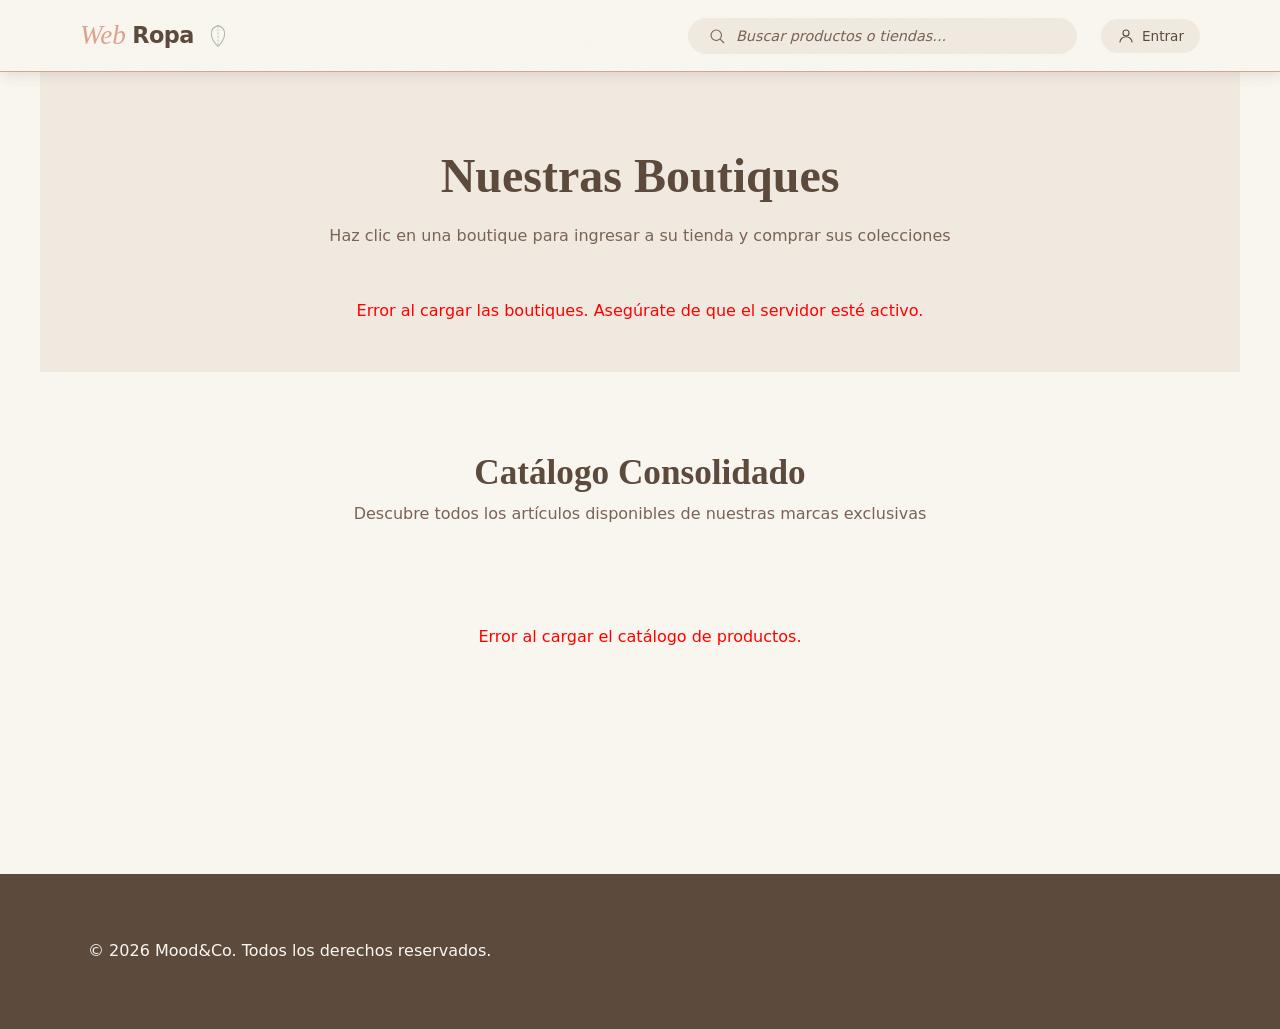
<file: Frontend/producto.html>
<!DOCTYPE html>
<html lang="es">
<head>
  <meta charset="UTF-8" />
  <meta name="viewport" content="width=device-width, initial-scale=1.0" />
  <title>Producto — WebRopa</title>

  <!-- Google Fonts -->
  <link rel="preconnect" href="https://fonts.googleapis.com" />
  <link rel="preconnect" href="https://fonts.gstatic.com" crossorigin />
  <link href="https://fonts.googleapis.com/css2?family=Playfair+Display:ital,wght@0,400;0,600;0,700;0,900;1,400;1,600&family=Poppins:wght@300;400;500;600&display=swap" rel="stylesheet" />

  <!-- Global styles -->
  <link rel="stylesheet" href="css/style.css" />
  <!-- Product page styles -->
  <link rel="stylesheet" href="css/producto.css" />
</head>
<body>

  <!-- NAVBAR -->
  <header class="navbar" role="banner">
    <div class="navbar__inner">
      <a href="index.html" class="navbar__logo" aria-label="WebRopa - Inicio">
        <span class="logo__script">Web</span><span class="logo__block">Ropa</span>
      </a>
      
      <div class="navbar__search">
        <label for="search-input" class="sr-only">Buscar productos</label>
        <div class="search-box">
          <svg class="search-box__icon" viewBox="0 0 24 24" fill="none" stroke="currentColor" stroke-width="1.5" aria-hidden="true">
            <circle cx="11" cy="11" r="7"/><path d="M16.5 16.5 L21 21" stroke-linecap="round"/>
          </svg>
          <input type="search" id="search-input" class="search-box__input" placeholder="Busca algo lindo..." autocomplete="off" />
        </div>
      </div>

      <div class="navbar__actions">
        <!-- Cart -->
        <button class="cart-trigger" id="cart-trigger-btn" aria-label="Ver carrito">
          <svg class="icon-cart" viewBox="0 0 24 24" fill="none" stroke="currentColor" stroke-width="1.5" aria-hidden="true">
            <path d="M6 2 L3 6 V20 C3 21.1 3.9 22 5 22 H19 C20.1 22 21 21.1 21 20 V6 L18 2 Z"/>
            <line x1="3" y1="6" x2="21" y2="6"/>
            <path d="M16 10 C16 12.2 14.2 14 12 14 S8 12.2 8 10"/>
          </svg>
          <span class="cart-trigger__badge" id="cart-count-badge">0</span>
        </button>
      </div>
    </div>
  </header>

  <!-- MAIN CONTENT: PRODUCT DETAIL -->
  <main id="main-content">
    <section class="pdp" aria-label="Detalles del producto">
      <div class="pdp__container section-container">
        
        <!-- Breadcrumb -->
        <nav class="pdp__breadcrumb" aria-label="Navegación">
          <a href="index.html">Inicio</a> &gt; <span id="pdp-category-link">...</span> &gt; <strong id="pdp-name-crumb">...</strong>
        </nav>

        <div class="pdp__layout">
          <!-- Left: Image Gallery -->
          <div class="pdp__gallery">
            <img id="pdp-main-image" src="" alt="Cargando producto..." class="pdp__main-img" />
          </div>

          <!-- Right: Product Info & Actions -->
          <div class="pdp__info">
            <div class="pdp__header">
              <span class="pdp__brand">WEBROPA</span>
              <h1 id="pdp-name" class="pdp__title">Cargando...</h1>
              <p id="pdp-price" class="pdp__price">S/ 0.00</p>
              <p id="pdp-description" class="pdp__description"></p>
            </div>

            <hr class="pdp__divider" />

            <!-- Variantes -->
            <div class="pdp__variants" id="pdp-variants-container">
              <!-- Color -->
              <div class="variant-group">
                <span class="variant-group__label">Color: <strong id="pdp-selected-color">Selecciona</strong></span>
                <div class="color-options" id="pdp-color-options"></div>
              </div>
              
              <!-- Talla -->
              <div class="variant-group">
                <div class="variant-group__label-row">
                  <span class="variant-group__label">Talla: <strong id="pdp-selected-size" style="display:none;"></strong></span>
                  <button class="pdp__size-guide">Guía de tallas</button>
                </div>
                <div class="size-options" id="pdp-size-options"></div>
              </div>
            </div>

            <!-- Cantidad y Stock -->
            <div class="pdp__qty-stock">
              <div class="variant-group">
                <span class="variant-group__label">Cantidad:</span>
                <div class="qty-selector">
                  <button id="pdp-qty-minus" class="qty-btn" disabled>−</button>
                  <input type="number" id="pdp-qty-input" class="qty-input" value="1" min="1" max="1" readonly />
                  <button id="pdp-qty-plus" class="qty-btn" disabled>+</button>
                </div>
              </div>
              <div class="pdp__stock-info">
                <span id="pdp-stock-text" class="stock-badge">Disponibilidad: Selecciona variantes</span>
              </div>
            </div>

            <!-- Agregar a Bolsa -->
            <button id="pdp-add-to-cart" class="pdp__add-btn" disabled>
              Agregar a la bolsa ✦
            </button>

            <!-- Promesas -->
            <div class="pdp__promises">
              <div class="promise-item">
                <svg viewBox="0 0 24 24" fill="none" stroke="currentColor" stroke-width="1.5"><path d="M5 13 L9 17 L19 7"/></svg>
                <span>Envío gratis a partir de S/ 200</span>
              </div>
              <div class="promise-item">
                <svg viewBox="0 0 24 24" fill="none" stroke="currentColor" stroke-width="1.5"><path d="M3 10 H21 M7 15 H17 M4 21 H20 C21 21 22 20 22 19 V5 C22 4 21 3 20 3 H4 C3 3 2 4 2 5 V19 C2 20 3 21 4 21 Z"/></svg>
                <span>Devoluciones fáciles 30 días</span>
              </div>
            </div>
          </div>
        </div><!-- /.pdp__layout -->

      </div>
    </section>

    <!-- SIMILAR PRODUCTS CAROUSEL -->
    <section class="pdp-similar" aria-label="Productos similares">
      <div class="section-container">
        <h2 class="section-title" style="font-size: 2rem;">También te podría gustar</h2>
        <div class="carousel-container">
          <button class="carousel-nav prev" id="carousel-prev" aria-label="Anterior">&lt;</button>
          <div class="carousel-track" id="similar-products-track">
            <!-- Rellenado por JS -->
          </div>
          <button class="carousel-nav next" id="carousel-next" aria-label="Siguiente">&gt;</button>
        </div>
      </div>
    </section>
  </main>

  <!-- FOOTER -->
  <footer class="footer" role="contentinfo">
    <div class="footer__inner">
      <div class="footer__brand">
        <a href="index.html" class="footer__logo">
          <span class="logo__script">Web</span><span class="logo__block">Ropa</span>
        </a>
        <p class="footer__tagline">Moda con alma, para mujeres con historia.</p>
      </div>
      <nav class="footer__links">
        <div class="footer__col">
          <h3 class="footer__col-title">Tienda</h3>
          <ul class="footer__link-list">
            <li><a href="index.html">Volver al Inicio</a></li>
          </ul>
        </div>
      </nav>
    </div>
    <div class="footer__bottom"><p>© 2026 WebRopa · Hecho con amor y mucho café ☕</p></div>
  </footer>

  <!-- DRAWER DEL CARRITO -->
  <div class="drawer-overlay" id="cart-drawer-overlay" aria-hidden="true"></div>
  <aside class="cart-drawer" id="cart-drawer" role="complementary" aria-label="Carrito de compras" aria-hidden="true">
    <div class="cart-drawer__header">
      <h2 class="cart-drawer__title">Tu bolsita ♡</h2>
      <button class="cart-drawer__close" id="cart-drawer-close" aria-label="Cerrar carrito">
        <svg viewBox="0 0 24 24" fill="none" stroke="currentColor" stroke-width="1.5"><line x1="18" y1="6" x2="6" y2="18"/><line x1="6" y1="6" x2="18" y2="18"/></svg>
      </button>
    </div>
    <div class="cart-drawer__body" id="cart-items-list" aria-live="polite">
      <div class="cart-empty" id="cart-empty-state">
        <p class="cart-empty__text">Tu bolsita está solita...</p>
      </div>
    </div>
    <div class="cart-drawer__footer" id="cart-footer" hidden>
      <div class="cart-summary">
        <div class="cart-summary__row"><span>Subtotal</span><span id="cart-subtotal">S/. 0.00</span></div>
        <div class="cart-summary__row cart-summary__row--total"><span>Total</span><span id="cart-total">S/. 0.00</span></div>
      </div>
      <button class="cart-checkout-btn" id="btn-checkout">Finalizar compra ✦</button>
    </div>
  </aside>

  <div class="toast-area" id="toast-area"></div>

  <!-- Scripts -->
  <script src="config/config.js"></script>
  <script src="services/api.service.js"></script>
  <script src="js/app.js"></script>
  <!-- Data mock shared from home for simplicity -->
  <script src="js/home.js"></script> 
  <!-- Product specific logic -->
  <script src="js/producto.js"></script>

</body>
</html>
</file>
<file: Frontend/css/style.css>
/* ================================================================
   style.css — WebRopa Global Styles
   Alcance: variables, reset, tipografía, navbar, footer,
            modal de auth, drawer del carrito, toasts
   ================================================================ */

/* ── Variables de diseño ──────────────────────────────────── */
:root {
  /* Paleta terrosa / Pinterest warm */
  --color-cream:      #FAF6F0;
  --color-cream-dark: #F0E9DF;
  --color-terracotta: #D8A48F;
  --color-terracotta-dark: #C4896F;
  --color-sage:       #A8B89C;
  --color-sage-dark:  #8DA082;
  --color-mustard:    #E3B23C;
  --color-mustard-dark: #C89A28;
  --color-brown:      #5C4A3D;
  --color-brown-light:#7A6355;
  --color-text:       #3A2E28;
  --color-text-muted: #7A6355;
  --color-white:      #FFFFFF;

  /* Tipografía */
  --font-serif:  'Playfair Display', Georgia, serif;
  --font-sans:   'Poppins', system-ui, sans-serif;

  /* Espaciados y radios */
  --radius-sm:  6px;
  --radius-md:  14px;
  --radius-lg:  24px;
  --radius-xl:  40px;
  --radius-pill:999px;

  /* Sombras cálidas */
  --shadow-sm:  2px 4px 12px rgba(92, 74, 61, 0.12);
  --shadow-md:  4px 8px 24px rgba(92, 74, 61, 0.18);
  --shadow-lg:  6px 16px 40px rgba(92, 74, 61, 0.22);
  --shadow-warm-hover: 6px 10px 30px rgba(216, 164, 143, 0.4);

  /* Transiciones */
  --ease-out-slow: cubic-bezier(0.22, 1, 0.36, 1);
  --transition:  0.35s var(--ease-out-slow);

  /* Layout */
  --max-width:  1200px;
  --navbar-h:   72px;
}

/* ── Reset y base ─────────────────────────────────────────── */
*, *::before, *::after {
  box-sizing: border-box;
  margin: 0;
  padding: 0;
}

html {
  scroll-behavior: smooth;
  font-size: 16px;
}

body {
  font-family: var(--font-sans);
  color: var(--color-text);
  background-color: var(--color-cream);
  /* Paper texture via SVG noise */
  background-image: url("data:image/svg+xml,%3Csvg xmlns='http://www.w3.org/2000/svg' width='400' height='400'%3E%3Cfilter id='noise'%3E%3CfeTurbulence type='fractalNoise' baseFrequency='0.65' numOctaves='3' stitchTiles='stitch'/%3E%3CfeColorMatrix type='saturate' values='0'/%3E%3C/filter%3E%3Crect width='400' height='400' filter='url(%23noise)' opacity='0.035'/%3E%3C/svg%3E");
  min-height: 100vh;
  line-height: 1.65;
  -webkit-font-smoothing: antialiased;
}

img {
  display: block;
  max-width: 100%;
  height: auto;
}

a {
  color: inherit;
  text-decoration: none;
}

ul, ol { list-style: none; }

button {
  cursor: pointer;
  font-family: inherit;
  border: none;
  background: none;
  padding: 0;
}

/* Accesibilidad: clase para ocultar visualmente pero mantener para screen readers */
.sr-only {
  position: absolute;
  width: 1px; height: 1px;
  padding: 0; margin: -1px;
  overflow: hidden;
  clip: rect(0,0,0,0);
  white-space: nowrap;
  border: 0;
}

/* Focus visible global */
:focus-visible {
  outline: 2px dashed var(--color-terracotta);
  outline-offset: 3px;
  border-radius: var(--radius-sm);
}


/* ── Contenedores utilitarios ─────────────────────────────── */
.section-container {
  max-width: var(--max-width);
  margin: 0 auto;
  padding: 0 clamp(1rem, 4vw, 3rem);
}

.section-header {
  margin-bottom: 3rem;
  text-align: center;
}

.section-header--flex {
  display: flex;
  justify-content: space-between;
  align-items: flex-end;
  text-align: left;
  gap: 1.5rem;
  flex-wrap: wrap;
}

.section-title {
  font-family: var(--font-serif);
  font-size: clamp(2rem, 4vw, 3rem);
  font-weight: 700;
  color: var(--color-brown);
  line-height: 1.15;
}

.section-subtitle {
  font-size: 1rem;
  color: var(--color-text-muted);
  margin-top: 0.5rem;
  font-weight: 300;
}


/* ================================================================
   NAVBAR
================================================================ */
.navbar {
  position: sticky;
  top: 0;
  z-index: 100;
  height: var(--navbar-h);
  background-color: var(--color-cream);
  /* Paper texture on navbar */
  background-image: url("data:image/svg+xml,%3Csvg xmlns='http://www.w3.org/2000/svg' width='300' height='300'%3E%3Cfilter id='n'%3E%3CfeTurbulence type='fractalNoise' baseFrequency='0.7' numOctaves='3' stitchTiles='stitch'/%3E%3CfeColorMatrix type='saturate' values='0'/%3E%3C/filter%3E%3Crect width='300' height='300' filter='url(%23n)' opacity='0.04'/%3E%3C/svg%3E");
  border-bottom: 1.5px solid var(--color-terracotta);
  box-shadow: var(--shadow-sm);
}

.navbar__inner {
  max-width: var(--max-width);
  margin: 0 auto;
  padding: 0 clamp(1rem, 4vw, 2.5rem);
  height: 100%;
  display: flex;
  align-items: center;
  gap: 1.5rem;
}

/* Logo */
.navbar__logo {
  display: flex;
  align-items: center;
  gap: 0.4rem;
  text-decoration: none;
  flex-shrink: 0;
}

.logo__script {
  font-family: var(--font-serif);
  font-style: italic;
  font-size: 1.7rem;
  font-weight: 400;
  color: var(--color-terracotta);
  line-height: 1;
}

.logo__block {
  font-family: var(--font-sans);
  font-size: 1.4rem;
  font-weight: 600;
  color: var(--color-brown);
  letter-spacing: -0.5px;
}

.logo__doodle {
  width: 28px;
  height: 28px;
  margin-left: 0.2rem;
  animation: sway 4s ease-in-out infinite;
}

@keyframes sway {
  0%, 100% { transform: rotate(-5deg); }
  50%       { transform: rotate(5deg); }
}

/* Search */
.navbar__search {
  flex: 1;
  max-width: 400px;
  margin: 0 auto;
}

.search-box {
  display: flex;
  align-items: center;
  gap: 0.6rem;
  background: var(--color-cream-dark);
  border: 1.5px solid var(--color-cream-dark);
  border-radius: var(--radius-pill);
  padding: 0.5rem 1.2rem;
  transition: var(--transition);
}

.search-box:focus-within {
  border-color: var(--color-terracotta);
  box-shadow: 0 0 0 3px rgba(216, 164, 143, 0.2);
}

.search-box__icon {
  width: 18px;
  height: 18px;
  color: var(--color-text-muted);
  flex-shrink: 0;
}

.search-box__input {
  flex: 1;
  border: none;
  background: transparent;
  font-family: var(--font-sans);
  font-size: 0.9rem;
  color: var(--color-text);
  outline: none;
}

.search-box__input::placeholder {
  color: var(--color-text-muted);
  font-style: italic;
}

/* Actions */
.navbar__actions {
  display: flex;
  align-items: center;
  gap: 0.75rem;
  flex-shrink: 0;
}

/* User menu */
.user-menu {
  position: relative;
}

.user-menu__trigger {
  display: flex;
  align-items: center;
  gap: 0.45rem;
  padding: 0.5rem 1rem;
  border-radius: var(--radius-pill);
  background: var(--color-cream-dark);
  color: var(--color-brown);
  font-size: 0.85rem;
  font-weight: 500;
  transition: var(--transition);
}

.user-menu__trigger:hover {
  background: var(--color-terracotta);
  color: var(--color-white);
}

.icon-user {
  width: 18px;
  height: 18px;
}

.user-menu__name {
  max-width: 80px;
  white-space: nowrap;
  overflow: hidden;
  text-overflow: ellipsis;
}

/* Dropdown */
.user-menu__dropdown {
  position: absolute;
  top: calc(100% + 8px);
  right: 0;
  min-width: 180px;
  background: var(--color-cream);
  border: 1.5px solid var(--color-cream-dark);
  border-radius: var(--radius-md);
  box-shadow: var(--shadow-md);
  overflow: hidden;
  opacity: 0;
  visibility: hidden;
  transform: translateY(-6px);
  transition: var(--transition);
  z-index: 200;
}

.user-menu__dropdown.is-open {
  opacity: 1;
  visibility: visible;
  transform: translateY(0);
}

.dropdown-item {
  display: block;
  width: 100%;
  text-align: left;
  padding: 0.75rem 1.2rem;
  font-size: 0.9rem;
  color: var(--color-text);
  transition: background 0.2s ease;
}

.dropdown-item:hover {
  background: var(--color-cream-dark);
  color: var(--color-brown);
}

.dropdown-item--cta {
  font-weight: 600;
  color: var(--color-terracotta-dark);
}

.dropdown-item--danger {
  color: #c0392b;
}

.dropdown-divider {
  border: none;
  border-top: 1px solid var(--color-cream-dark);
  margin: 0.25rem 0;
}

/* Cart button */
.cart-trigger {
  position: relative;
  padding: 0.5rem;
  color: var(--color-brown);
  border-radius: var(--radius-md);
  transition: var(--transition);
}

.cart-trigger:hover {
  color: var(--color-terracotta-dark);
  transform: translateY(-2px);
}

.icon-cart {
  width: 26px;
  height: 26px;
}

.cart-trigger__badge {
  position: absolute;
  top: -2px;
  right: -4px;
  background: var(--color-terracotta);
  color: var(--color-white);
  font-size: 0.7rem;
  font-weight: 700;
  min-width: 18px;
  height: 18px;
  border-radius: var(--radius-pill);
  display: flex;
  align-items: center;
  justify-content: center;
  padding: 0 4px;
  border: 2px solid var(--color-cream);
  transform: scale(0);
  transition: transform 0.3s var(--ease-out-slow);
}

.cart-trigger__badge.is-visible {
  transform: scale(1);
}


/* ================================================================
   FOOTER
================================================================ */
.footer {
  background-color: var(--color-brown);
  color: var(--color-cream);
  margin-top: 6rem;
}

.footer__inner {
  max-width: var(--max-width);
  margin: 0 auto;
  padding: 4rem clamp(1rem, 4vw, 3rem);
  display: grid;
  grid-template-columns: 1.5fr 1fr;
  gap: 3rem;
}

@media (max-width: 700px) {
  .footer__inner { grid-template-columns: 1fr; }
}

.footer__logo {
  display: flex;
  align-items: center;
  gap: 0.3rem;
  margin-bottom: 1rem;
}

.footer__logo .logo__script { color: var(--color-terracotta); }
.footer__logo .logo__block  { color: var(--color-cream); }

.footer__tagline {
  font-size: 0.95rem;
  color: rgba(250,246,240,0.7);
  font-style: italic;
  margin-bottom: 1.5rem;
  max-width: 280px;
  line-height: 1.5;
}

.footer__socials {
  display: flex;
  gap: 0.75rem;
}

.social-icon {
  width: 36px;
  height: 36px;
  display: flex;
  align-items: center;
  justify-content: center;
  border: 1.5px solid rgba(250,246,240,0.3);
  border-radius: var(--radius-md);
  color: rgba(250,246,240,0.7);
  transition: var(--transition);
}

.social-icon svg { width: 18px; height: 18px; }

.social-icon:hover {
  border-color: var(--color-terracotta);
  color: var(--color-terracotta);
  transform: translateY(-3px);
}

.footer__links {
  display: grid;
  grid-template-columns: repeat(3, 1fr);
  gap: 2rem;
}

@media (max-width: 600px) {
  .footer__links { grid-template-columns: 1fr 1fr; }
}

.footer__col-title {
  font-family: var(--font-serif);
  font-size: 1rem;
  font-weight: 600;
  color: var(--color-cream);
  margin-bottom: 1rem;
}

.footer__link-list {
  display: flex;
  flex-direction: column;
  gap: 0.65rem;
}

.footer__link-list a {
  font-size: 0.88rem;
  color: rgba(250,246,240,0.65);
  transition: color 0.2s ease;
}

.footer__link-list a:hover {
  color: var(--color-terracotta);
}

.footer__bottom {
  border-top: 1px solid rgba(250,246,240,0.12);
  text-align: center;
  padding: 1.25rem;
  font-size: 0.82rem;
  color: rgba(250,246,240,0.45);
}


/* ================================================================
   MODAL DE AUTH
================================================================ */
.modal-overlay {
  position: fixed;
  inset: 0;
  background: rgba(58,46,40,0.55);
  backdrop-filter: blur(6px);
  -webkit-backdrop-filter: blur(6px);
  z-index: 500;
  display: flex;
  align-items: center;
  justify-content: center;
  padding: 1rem;
  opacity: 0;
  animation: fadeInOverlay 0.3s var(--ease-out-slow) forwards;
}

.modal-overlay[hidden] { display: none; }

@keyframes fadeInOverlay {
  to { opacity: 1; }
}

.auth-modal {
  background: var(--color-cream);
  border-radius: var(--radius-lg);
  box-shadow: var(--shadow-lg);
  max-width: 540px;
  width: 100%;
  overflow: hidden;
  display: grid;
  grid-template-columns: 1fr 2fr;
  position: relative;
  animation: slideUpModal 0.4s var(--ease-out-slow) forwards;
}

@keyframes slideUpModal {
  from { opacity: 0; transform: translateY(30px); }
  to   { opacity: 1; transform: translateY(0); }
}

@media (max-width: 580px) {
  .auth-modal {
    grid-template-columns: 1fr;
    max-width: 400px;
  }
  .auth-modal__deco { display: none; }
}

.auth-modal__close {
  position: absolute;
  top: 1rem;
  right: 1rem;
  z-index: 10;
  width: 32px;
  height: 32px;
  border-radius: 50%;
  background: var(--color-cream-dark);
  display: flex;
  align-items: center;
  justify-content: center;
  color: var(--color-text-muted);
  transition: var(--transition);
}

.auth-modal__close svg { width: 16px; height: 16px; }

.auth-modal__close:hover {
  background: var(--color-terracotta);
  color: var(--color-white);
}

/* Botanical deco column */
.auth-modal__deco {
  background: var(--color-sage);
  background: linear-gradient(160deg, #C8D5BC 0%, #A8B89C 100%);
  display: flex;
  align-items: flex-end;
  justify-content: center;
  padding: 2rem 0 0;
  overflow: hidden;
}

.auth-modal__deco svg {
  width: 90%;
  max-height: 240px;
}

/* Auth content */
.auth-modal__content {
  padding: 2.5rem 2rem 2rem;
}

.auth-tabs {
  display: flex;
  gap: 0;
  border-bottom: 2px solid var(--color-cream-dark);
  margin-bottom: 1.75rem;
}

.auth-tab {
  flex: 1;
  padding: 0.65rem 0;
  font-size: 0.9rem;
  font-weight: 500;
  color: var(--color-text-muted);
  border-bottom: 2px solid transparent;
  margin-bottom: -2px;
  transition: var(--transition);
}

.auth-tab--active {
  color: var(--color-terracotta-dark);
  border-bottom-color: var(--color-terracotta-dark);
}

.auth-panel[hidden] { display: none; }

.auth-form {
  display: flex;
  flex-direction: column;
  gap: 1.1rem;
}

.form-field {
  display: flex;
  flex-direction: column;
  gap: 0.4rem;
}

.form-field__label {
  font-size: 0.8rem;
  font-weight: 600;
  color: var(--color-text-muted);
  letter-spacing: 0.04em;
  text-transform: uppercase;
}

.form-field__input {
  padding: 0.7rem 1rem;
  border: 1.5px solid var(--color-cream-dark);
  border-radius: var(--radius-md);
  font-family: var(--font-sans);
  font-size: 0.9rem;
  color: var(--color-text);
  background: var(--color-cream);
  transition: var(--transition);
  width: 100%;
}

.form-field__input:focus {
  border-color: var(--color-terracotta);
  box-shadow: 0 0 0 3px rgba(216,164,143,0.2);
  outline: none;
}

.form-field__input.is-invalid {
  border-color: #d35454;
}

.form-field__error {
  font-size: 0.78rem;
  color: #c0392b;
  min-height: 1rem;
}

.auth-submit-btn {
  margin-top: 0.5rem;
  padding: 0.8rem 1.5rem;
  background: var(--color-terracotta);
  color: var(--color-white);
  font-family: var(--font-serif);
  font-size: 1rem;
  font-style: italic;
  font-weight: 600;
  border-radius: var(--radius-md);
  /* Sticker-style offset shadow */
  box-shadow: 3px 4px 0px var(--color-terracotta-dark);
  transition: var(--transition);
  width: 100%;
}

.auth-submit-btn:hover {
  background: var(--color-terracotta-dark);
  transform: translate(-1px, -1px);
  box-shadow: 4px 5px 0px var(--color-brown-light);
}

.auth-submit-btn:active {
  transform: translate(1px, 1px);
  box-shadow: 1px 2px 0px var(--color-terracotta-dark);
}

.auth-form__hint {
  font-size: 0.82rem;
  text-align: center;
  color: var(--color-text-muted);
  min-height: 1.2rem;
}

.auth-form__hint.is-error  { color: #c0392b; }
.auth-form__hint.is-success{ color: var(--color-sage-dark); }

/* Credentials reveal */
.credentials-reveal {
  background: rgba(168,184,156,0.15);
  border: 1.5px dashed var(--color-sage);
  border-radius: var(--radius-md);
  padding: 1.5rem;
  display: flex;
  flex-direction: column;
  gap: 1rem;
}

.credentials-reveal[hidden] { display: none; }

.credentials-reveal__header {
  text-align: center;
}

.credentials-reveal__header svg {
  width: 28px; height: 28px;
  margin: 0 auto 0.4rem;
}

.credentials-reveal__header h3 {
  font-family: var(--font-serif);
  font-size: 1.2rem;
  color: var(--color-brown);
}

.credentials-reveal__header p {
  font-size: 0.82rem;
  color: var(--color-text-muted);
}

.credential-box {
  background: var(--color-cream);
  border: 1px solid var(--color-cream-dark);
  border-radius: var(--radius-sm);
  padding: 0.75rem 1rem;
}

.credential-box__label {
  display: block;
  font-size: 0.72rem;
  font-weight: 700;
  color: var(--color-sage-dark);
  text-transform: uppercase;
  letter-spacing: 0.06em;
  margin-bottom: 0.35rem;
}

.credential-box__value-row {
  display: flex;
  align-items: center;
  gap: 0.5rem;
}

.credential-box__value-row code {
  flex: 1;
  font-family: 'Courier New', monospace;
  font-size: 0.82rem;
  color: var(--color-brown);
  word-break: break-all;
}

.copy-btn {
  flex-shrink: 0;
  padding: 0.3rem;
  border-radius: var(--radius-sm);
  color: var(--color-text-muted);
  transition: var(--transition);
}

.copy-btn svg { width: 14px; height: 14px; }

.copy-btn:hover {
  color: var(--color-terracotta-dark);
  background: var(--color-cream-dark);
}


/* ================================================================
   CART DRAWER
================================================================ */
.drawer-overlay {
  position: fixed;
  inset: 0;
  background: rgba(58,46,40,0.45);
  z-index: 400;
  opacity: 0;
  visibility: hidden;
  transition: var(--transition);
}

.drawer-overlay.is-open {
  opacity: 1;
  visibility: visible;
}

.cart-drawer {
  position: fixed;
  top: 0;
  right: 0;
  height: 100dvh;
  width: min(420px, 100vw);
  background: var(--color-cream);
  /* Paper texture */
  background-image: url("data:image/svg+xml,%3Csvg xmlns='http://www.w3.org/2000/svg' width='300' height='300'%3E%3Cfilter id='n'%3E%3CfeTurbulence type='fractalNoise' baseFrequency='0.7' numOctaves='3' stitchTiles='stitch'/%3E%3CfeColorMatrix type='saturate' values='0'/%3E%3C/filter%3E%3Crect width='300' height='300' filter='url(%23n)' opacity='0.04'/%3E%3C/svg%3E");
  z-index: 450;
  display: flex;
  flex-direction: column;
  box-shadow: -6px 0 32px rgba(92,74,61,0.18);
  transform: translateX(100%);
  transition: transform 0.45s var(--ease-out-slow);
}

.cart-drawer.is-open {
  transform: translateX(0);
}

.cart-drawer__header {
  display: flex;
  align-items: center;
  justify-content: space-between;
  padding: 1.5rem 1.75rem;
  border-bottom: 1.5px solid var(--color-cream-dark);
}

.cart-drawer__title {
  font-family: var(--font-serif);
  font-size: 1.4rem;
  font-weight: 600;
  color: var(--color-brown);
}

.cart-drawer__close {
  width: 32px;
  height: 32px;
  border-radius: 50%;
  background: var(--color-cream-dark);
  display: flex;
  align-items: center;
  justify-content: center;
  color: var(--color-text-muted);
  transition: var(--transition);
}

.cart-drawer__close svg { width: 16px; height: 16px; }

.cart-drawer__close:hover {
  background: var(--color-terracotta);
  color: var(--color-white);
}

.cart-drawer__body {
  flex: 1;
  overflow-y: auto;
  padding: 1.5rem 1.75rem;
  display: flex;
  flex-direction: column;
  gap: 1.25rem;
}

/* Empty state */
.cart-empty {
  flex: 1;
  display: flex;
  flex-direction: column;
  align-items: center;
  justify-content: center;
  text-align: center;
  gap: 0.75rem;
  padding: 2rem 0;
}

.cart-empty__illustration {
  width: 120px;
  height: 120px;
  opacity: 0.8;
}

.cart-empty__text {
  font-family: var(--font-serif);
  font-size: 1.2rem;
  color: var(--color-brown);
}

.cart-empty__sub {
  font-size: 0.88rem;
  color: var(--color-text-muted);
}

/* Cart item card */
.cart-item {
  display: flex;
  gap: 1rem;
  align-items: center;
  background: var(--color-cream-dark);
  border-radius: var(--radius-md);
  padding: 0.85rem;
  animation: fadeIn 0.3s var(--ease-out-slow);
}

@keyframes fadeIn {
  from { opacity: 0; transform: translateX(10px); }
  to   { opacity: 1; transform: translateX(0); }
}

.cart-item__img {
  width: 68px;
  height: 68px;
  border-radius: var(--radius-sm);
  object-fit: cover;
  flex-shrink: 0;
}

.cart-item__info {
  flex: 1;
  display: flex;
  flex-direction: column;
  gap: 0.3rem;
}

.cart-item__name {
  font-size: 0.9rem;
  font-weight: 500;
  color: var(--color-brown);
  line-height: 1.3;
}

.cart-item__price {
  font-size: 0.95rem;
  font-weight: 600;
  color: var(--color-terracotta-dark);
}

.cart-item__qty {
  display: flex;
  align-items: center;
  gap: 0.5rem;
  margin-top: 0.2rem;
}

.qty-btn {
  width: 26px;
  height: 26px;
  border-radius: 50%;
  background: var(--color-cream);
  border: 1.5px solid var(--color-terracotta);
  color: var(--color-terracotta-dark);
  font-size: 1rem;
  line-height: 1;
  display: flex;
  align-items: center;
  justify-content: center;
  transition: var(--transition);
}

.qty-btn:hover {
  background: var(--color-terracotta);
  color: var(--color-white);
}

.qty-value {
  font-size: 0.9rem;
  font-weight: 600;
  min-width: 20px;
  text-align: center;
}

.cart-item__remove {
  flex-shrink: 0;
  color: var(--color-text-muted);
  transition: var(--transition);
  padding: 0.3rem;
}

.cart-item__remove svg { width: 16px; height: 16px; }

.cart-item__remove:hover { color: #c0392b; }

/* Cart footer */
.cart-drawer__footer {
  border-top: 1.5px solid var(--color-cream-dark);
  padding: 1.5rem 1.75rem;
}

.cart-drawer__footer[hidden] { display: none; }

.cart-summary {
  display: flex;
  flex-direction: column;
  gap: 0.6rem;
  margin-bottom: 1.25rem;
}

.cart-summary__row {
  display: flex;
  justify-content: space-between;
  font-size: 0.9rem;
  color: var(--color-text-muted);
}

.cart-summary__row--total {
  font-size: 1.1rem;
  font-weight: 700;
  color: var(--color-brown);
  border-top: 1px dashed var(--color-terracotta);
  padding-top: 0.6rem;
  margin-top: 0.2rem;
}

.cart-summary__shipping {
  color: var(--color-sage-dark);
  font-weight: 600;
}

.cart-checkout-btn {
  width: 100%;
  padding: 0.9rem 1.5rem;
  background: var(--color-mustard);
  color: var(--color-brown);
  font-family: var(--font-serif);
  font-size: 1.05rem;
  font-style: italic;
  font-weight: 700;
  border-radius: var(--radius-md);
  box-shadow: 3px 4px 0px var(--color-mustard-dark);
  transition: var(--transition);
}

.cart-checkout-btn:hover {
  background: var(--color-mustard-dark);
  transform: translate(-1px, -1px);
  box-shadow: 4px 5px 0px var(--color-brown-light);
}


/* ================================================================
   TOASTS
================================================================ */
.toast-area {
  position: fixed;
  bottom: 1.5rem;
  right: 1.5rem;
  z-index: 600;
  display: flex;
  flex-direction: column;
  gap: 0.6rem;
  pointer-events: none;
}

.toast {
  background: var(--color-brown);
  color: var(--color-cream);
  padding: 0.8rem 1.2rem;
  border-radius: var(--radius-md);
  font-size: 0.88rem;
  font-weight: 500;
  box-shadow: var(--shadow-md);
  display: flex;
  align-items: center;
  gap: 0.6rem;
  pointer-events: auto;
  animation: toastIn 0.4s var(--ease-out-slow) forwards;
  max-width: 300px;
}

.toast--success { border-left: 3px solid var(--color-sage); }
.toast--error   { border-left: 3px solid #e74c3c; }
.toast--info    { border-left: 3px solid var(--color-mustard); }

@keyframes toastIn {
  from { opacity: 0; transform: translateX(20px); }
  to   { opacity: 1; transform: translateX(0); }
}

.toast.is-leaving {
  animation: toastOut 0.35s var(--ease-out-slow) forwards;
}

@keyframes toastOut {
  to { opacity: 0; transform: translateX(20px); }
}


/* ================================================================
   QUICK ADD MODAL
================================================================ */
.quick-add-modal {
  background: var(--color-white);
  border-radius: var(--radius-md);
  box-shadow: var(--shadow-lg);
  width: 100%;
  max-width: 420px;
  padding: 1.5rem;
  position: relative;
  animation: slideUpModal 0.3s var(--ease-out-slow) forwards;
}

.quick-add-modal__header {
  display: flex;
  justify-content: space-between;
  align-items: flex-start;
  margin-bottom: 1rem;
}

.quick-add-modal__title-wrap {
  display: flex;
  gap: 0.5rem;
  align-items: center;
}

.quick-add-modal__title-wrap .icon-warning {
  width: 24px;
  height: 24px;
  flex-shrink: 0;
}

.quick-add-modal__title {
  font-size: 0.95rem;
  font-weight: 500;
  color: var(--color-text);
  line-height: 1.3;
}

.quick-add-modal__product-info {
  display: flex;
  gap: 1rem;
  align-items: center;
  margin-bottom: 1.25rem;
}

.quick-add-modal__img {
  width: 60px;
  height: 80px;
  object-fit: cover;
  border-radius: var(--radius-sm);
  background: var(--color-cream);
}

.quick-add-modal__details {
  flex: 1;
}

.quick-add-modal__brand {
  font-size: 0.65rem;
  text-transform: uppercase;
  letter-spacing: 1px;
  color: var(--color-text-muted);
  font-weight: 600;
}

.quick-add-modal__name {
  font-family: var(--font-serif);
  font-size: 1rem;
  color: var(--color-brown);
  margin-top: 0.2rem;
}

.quick-add-modal__pricing {
  text-align: right;
}

.quick-add-modal__price {
  font-weight: 600;
  color: var(--color-text);
  display: block;
}

.quick-add-modal__old-price {
  font-size: 0.8rem;
  text-decoration: line-through;
  color: var(--color-text-muted);
}

.quick-add-modal__divider {
  border: none;
  border-top: 1px solid var(--color-cream-dark);
  margin: 0 0 1.25rem;
}

.quick-add-modal__variants {
  display: flex;
  flex-direction: column;
  gap: 1rem;
  margin-bottom: 1.5rem;
}

.variant-group__label {
  display: block;
  font-size: 0.85rem;
  color: var(--color-text);
  margin-bottom: 0.5rem;
}

.color-options, .size-options {
  display: flex;
  flex-wrap: wrap;
  gap: 0.5rem;
}

/* Color Circle */
.color-btn {
  width: 28px;
  height: 28px;
  border-radius: 50%;
  border: 2px solid transparent;
  padding: 2px;
  background-clip: content-box;
  transition: var(--transition);
  outline: none;
  cursor: pointer;
}
.color-btn:hover {
  transform: scale(1.1);
}
.color-btn.is-selected {
  border-color: var(--color-text);
}

/* Size Rectangle */
.size-btn {
  min-width: 40px;
  height: 36px;
  display: flex;
  align-items: center;
  justify-content: center;
  border: 1px solid var(--color-cream-dark);
  border-radius: var(--radius-sm);
  background: var(--color-white);
  font-size: 0.85rem;
  color: var(--color-text-muted);
  transition: var(--transition);
  padding: 0 0.5rem;
}
.size-btn:hover:not(:disabled) {
  border-color: var(--color-terracotta);
  color: var(--color-terracotta);
}
.size-btn.is-selected {
  border-color: var(--color-brown);
  color: var(--color-brown);
  font-weight: 600;
}
.size-btn:disabled {
  opacity: 0.4;
  cursor: not-allowed;
  text-decoration: line-through;
}

.quick-add-modal__footer {
  display: flex;
  justify-content: flex-end;
  align-items: center;
  gap: 1.5rem;
  margin-top: 1rem;
  padding-top: 1rem;
  border-top: 1px solid var(--color-cream-dark);
}

.quick-add-modal__cancel {
  font-size: 0.9rem;
  color: var(--color-text-muted);
  text-decoration: underline;
  transition: color 0.2s;
}
.quick-add-modal__cancel:hover {
  color: var(--color-text);
}

.quick-add-modal__submit {
  background: var(--color-cream-dark);
  color: var(--color-text-muted);
  padding: 0.6rem 1.2rem;
  border-radius: var(--radius-pill);
  font-weight: 600;
  font-size: 0.95rem;
  transition: var(--transition);
}
.quick-add-modal__submit:not(:disabled) {
  background: var(--color-terracotta);
  color: var(--color-white);
}
.quick-add-modal__submit:not(:disabled):hover {
  background: var(--color-terracotta-dark);
  transform: translateY(-1px);
  box-shadow: var(--shadow-sm);
}

/* ================================================================
   SKELETON LOADERS
================================================================ */
.skeleton-card {
  background: linear-gradient(90deg, var(--color-cream-dark) 25%, #EDE5DA 50%, var(--color-cream-dark) 75%);
  background-size: 200% 100%;
  border-radius: var(--radius-lg);
  animation: shimmer 1.5s infinite;
  height: 340px;
}

.skeleton-card--tall  { height: 440px; }
.skeleton-card--short { height: 260px; }

@keyframes shimmer {
  0%   { background-position: 200% 0; }
  100% { background-position: -200% 0; }
}


/* ================================================================
   RESPONSIVE GLOBAL HELPERS
================================================================ */
@media (max-width: 768px) {
  .navbar__search { display: none; }
  .user-menu__name { display: none; }
}
</file>
<file: Frontend/css/home.css>
/* ================================================================
   home.css — WebRopa Estilos específicos del Home
   Alcance: hero, categorías, productos masonry, sobre-marca
   ================================================================ */


/* ================================================================
   HERO SECTION
================================================================ */
.hero {
  padding: clamp(3rem, 6vw, 6rem) clamp(1rem, 4vw, 3rem);
  max-width: var(--max-width);
  margin: 0 auto;
  overflow: hidden; /* contiene doodles que sobresalen */
}

.hero__layout {
  display: grid;
  grid-template-columns: 1fr 1.1fr;
  align-items: center;
  gap: clamp(2rem, 5vw, 4rem);
}

@media (max-width: 860px) {
  .hero__layout {
    grid-template-columns: 1fr;
  }

  .hero__image-collage {
    order: -1; /* imagen primero en mobile */
    max-height: 380px;
    overflow: hidden;
  }
}

/* Hero text */
.hero__text {
  position: relative;
  padding-top: 1.5rem;
}

.hero__doodle-tag {
  display: inline-block;
  background: var(--color-sage);
  color: var(--color-cream);
  font-size: 0.8rem;
  font-weight: 600;
  padding: 0.3rem 0.9rem;
  border-radius: var(--radius-pill);
  letter-spacing: 0.06em;
  margin-bottom: 1.2rem;
  transform: rotate(-2deg);
  box-shadow: 2px 2px 0px var(--color-sage-dark);
}

.hero__headline {
  font-family: var(--font-serif);
  font-size: clamp(3rem, 6vw, 5.5rem);
  font-weight: 900;
  color: var(--color-brown);
  line-height: 1.05;
  letter-spacing: -0.02em;
  margin-bottom: 1.5rem;
}

.hero__headline em {
  font-style: italic;
  color: var(--color-terracotta);
}

.hero__subtext {
  font-size: 1.05rem;
  color: var(--color-text-muted);
  max-width: 360px;
  line-height: 1.7;
  margin-bottom: 2.5rem;
  font-weight: 300;
}

/* CTA button — "handmade sticker" style */
.hero__cta-btn {
  display: inline-flex;
  align-items: center;
  gap: 0.6rem;
  background: var(--color-terracotta);
  color: var(--color-white);
  font-family: var(--font-serif);
  font-style: italic;
  font-size: 1.05rem;
  font-weight: 600;
  padding: 0.85rem 2rem;
  border-radius: 20px 6px 20px 6px; /* irregular "cut" corners */
  box-shadow: 4px 5px 0px var(--color-terracotta-dark);
  transition: var(--transition);
}

.hero__cta-btn svg {
  width: 20px;
  height: 20px;
  transition: transform 0.3s var(--ease-out-slow);
}

.hero__cta-btn:hover {
  background: var(--color-terracotta-dark);
  transform: translate(-2px, -2px);
  box-shadow: 6px 7px 0px var(--color-brown-light);
}

.hero__cta-btn:hover svg {
  transform: translateX(4px);
}

/* Decorative floating flower doodle */
.hero__doodle-flower {
  position: absolute;
  bottom: -1rem;
  left: -1.5rem;
  width: 80px;
  height: 80px;
  opacity: 0.5;
  animation: floatDoodle 6s ease-in-out infinite;
  pointer-events: none;
}

@keyframes floatDoodle {
  0%, 100% { transform: translateY(0) rotate(-5deg); }
  50%       { transform: translateY(-12px) rotate(5deg); }
}

/* Hero image collage */
.hero__image-collage {
  position: relative;
  display: grid;
  grid-template-columns: 1fr 0.5fr;
  grid-template-rows: auto auto;
  gap: 1rem;
}

.hero__image-main {
  grid-column: 1;
  grid-row: 1 / 3;
}

.hero__image-main img {
  width: 100%;
  height: 500px;
  object-fit: cover;
  /* Irregular border-radius for "cut by hand" feel */
  border-radius: 50% 24px 50% 24px / 24px 50% 24px 50%;
  box-shadow: var(--shadow-lg);
  transform: rotate(-2deg);
  transition: var(--transition);
}

.hero__image-main:hover img {
  transform: rotate(0deg) scale(1.02);
}

.hero__image-secondary {
  grid-column: 2;
  grid-row: 1;
  align-self: end;
}

.hero__image-secondary img {
  width: 100%;
  height: 220px;
  object-fit: cover;
  border-radius: 24px 50% 24px 50% / 50% 24px 50% 24px;
  box-shadow: var(--shadow-md);
  transform: rotate(3deg);
  transition: var(--transition);
}

.hero__image-secondary:hover img {
  transform: rotate(0deg) scale(1.03);
}

/* Floating sticker on image */
.hero__sticker {
  position: absolute;
  bottom: -10px;
  right: -10px;
  background: var(--color-mustard);
  color: var(--color-brown);
  font-size: 0.78rem;
  font-weight: 700;
  padding: 0.5rem 1rem;
  border-radius: var(--radius-pill);
  box-shadow: 2px 3px 0px var(--color-mustard-dark);
  transform: rotate(5deg);
  white-space: nowrap;
  animation: floatDoodle 5s ease-in-out 1s infinite;
  z-index: 10;
}


/* ================================================================
   CATEGORÍAS
================================================================ */
.categorias {
  padding: 5rem 0;
  background: var(--color-cream-dark);
}

.categorias__grid {
  display: flex;
  gap: 1.5rem;
  justify-content: center;
  flex-wrap: wrap;
}

.categoria-card {
  text-align: center;
}

.categoria-card__link {
  display: flex;
  flex-direction: column;
  align-items: center;
  gap: 0.75rem;
  text-decoration: none;
  color: var(--color-brown);
}

.categoria-card__img-wrap {
  width: clamp(100px, 14vw, 150px);
  height: clamp(100px, 14vw, 150px);
  border-radius: 50%;
  overflow: hidden;
  border: 3px solid var(--color-cream);
  box-shadow: var(--shadow-sm);
  transition: var(--transition);
}

.categoria-card__img-wrap img {
  width: 100%;
  height: 100%;
  object-fit: cover;
  transition: transform 0.5s var(--ease-out-slow);
}

.categoria-card__link:hover .categoria-card__img-wrap {
  border-color: var(--color-terracotta);
  box-shadow: var(--shadow-warm-hover);
  transform: translateY(-6px);
}

.categoria-card__link:hover .categoria-card__img-wrap img {
  transform: scale(1.08);
}

.categoria-card__label {
  font-family: var(--font-serif);
  font-size: 0.95rem;
  font-weight: 600;
  color: var(--color-brown);
  transition: color 0.2s ease;
}

.categoria-card__link:hover .categoria-card__label {
  color: var(--color-terracotta-dark);
}


/* ================================================================
   PRODUCTOS DESTACADOS — Masonry grid
================================================================ */
.productos {
  padding: 5rem 0;
}

/* Filter tabs */
.productos__filters {
  display: flex;
  gap: 0.5rem;
  flex-wrap: wrap;
}

.filter-tab {
  padding: 0.5rem 1.1rem;
  border-radius: var(--radius-pill);
  font-size: 0.85rem;
  font-weight: 500;
  color: var(--color-text-muted);
  background: var(--color-cream-dark);
  border: 1.5px solid transparent;
  transition: var(--transition);
}

.filter-tab:hover {
  color: var(--color-terracotta-dark);
  border-color: var(--color-terracotta);
}

.filter-tab--active {
  background: var(--color-terracotta);
  color: var(--color-white);
  border-color: var(--color-terracotta);
  box-shadow: 2px 2px 0px var(--color-terracotta-dark);
}

/* Masonry grid via CSS columns */
.productos__masonry {
  display: grid;
  grid-template-columns: repeat(3, 1fr);
  gap: 1.5rem;
}

@media (max-width: 900px) { .productos__masonry { grid-template-columns: repeat(2, 1fr); } }
@media (max-width: 560px) { .productos__masonry { grid-template-columns: 1fr; } }

/* Product card */
.product-card {
  break-inside: avoid;
  background: var(--color-cream-dark);
  border-radius: var(--radius-lg);
  overflow: hidden;
  position: relative;
  box-shadow: var(--shadow-sm);
  transition: transform 0.4s var(--ease-out-slow), box-shadow 0.4s var(--ease-out-slow);
  display: flex;
  flex-direction: column;
  height: 100%;
}

.product-card:hover {
  transform: translateY(-6px);
  box-shadow: var(--shadow-warm-hover);
}

/* Image wrapper */
.product-card__img-wrap {
  position: relative;
  overflow: hidden;
  height: 280px;
  flex-shrink: 0;
}

.product-card__img {
  width: 100%;
  height: 100%;
  object-fit: cover;
  display: block;
  transition: transform 0.6s var(--ease-out-slow);
}

.product-card:hover .product-card__img {
  transform: scale(1.06);
}

.product-card__out-of-stock {
  position: absolute;
  top: 50%;
  left: 50%;
  transform: translate(-50%, -50%) rotate(-5deg);
  background: rgba(255, 255, 255, 0.85);
  color: #c0392b;
  font-family: var(--font-serif);
  font-size: 1.2rem;
  font-weight: 800;
  padding: 0.5rem 1rem;
  border: 2px dashed #c0392b;
  border-radius: var(--radius-md);
  z-index: 10;
  white-space: nowrap;
  pointer-events: none;
}

/* Sticker badge */
.product-badge {
  position: absolute;
  top: 0.85rem;
  left: 0.85rem;
  font-size: 0.72rem;
  font-weight: 700;
  padding: 0.3rem 0.75rem;
  border-radius: var(--radius-pill);
  z-index: 5;
  box-shadow: 1px 2px 0px rgba(0,0,0,0.15);
  transform: rotate(-2deg);
}

.product-badge--nuevo    { background: var(--color-sage); color: var(--color-cream); }
.product-badge--oferta   { background: #E05C5C; color: var(--color-white); }
.product-badge--favorito { background: var(--color-mustard); color: var(--color-brown); }

/* Favorite heart button */
.product-card__fav {
  position: absolute;
  top: 0.85rem;
  right: 0.85rem;
  z-index: 5;
  background: rgba(250,246,240,0.9);
  width: 32px;
  height: 32px;
  border-radius: 50%;
  display: flex;
  align-items: center;
  justify-content: center;
  color: var(--color-text-muted);
  box-shadow: var(--shadow-sm);
  transition: var(--transition);
  border: none;
}

.product-card__fav svg { width: 16px; height: 16px; }

.product-card__fav:hover,
.product-card__fav.is-liked {
  color: #E05C5C;
  background: var(--color-white);
  transform: scale(1.15);
}

.product-card__fav.is-liked svg {
  fill: #E05C5C;
  stroke: #E05C5C;
}

/* Card info */
.product-card__info {
  padding: 1rem 1.2rem 1.4rem;
  display: flex;
  flex-direction: column;
  flex-grow: 1;
}

.product-card__name {
  font-family: var(--font-serif);
  font-size: 1.05rem;
  font-weight: 600;
  color: var(--color-brown);
  margin-bottom: 0.3rem;
  line-height: 1.3;
}

.product-card__price {
  font-size: 1rem;
  font-weight: 700;
  color: var(--color-terracotta-dark);
  margin-bottom: 0.8rem;
}

/* Add to cart button — appears on hover */
.product-card__add-btn {
  margin-top: auto;
  width: 100%;
  padding: 0.65rem 1rem;
  background: var(--color-brown);
  color: var(--color-cream);
  font-family: var(--font-sans);
  font-size: 0.85rem;
  font-weight: 500;
  border-radius: var(--radius-md);
  opacity: 0;
  transform: translateY(6px);
  transition: opacity 0.3s var(--ease-out-slow), transform 0.3s var(--ease-out-slow), background 0.2s ease;
}

.product-card:hover .product-card__add-btn {
  opacity: 1;
  transform: translateY(0);
}

.product-card__add-btn:hover {
  background: var(--color-terracotta-dark);
}


/* ================================================================
   SOBRE LA MARCA
================================================================ */
.sobre-marca {
  background: var(--color-sage);
  background: linear-gradient(150deg, #C8D5BC 0%, #A8B89C 100%);
  padding: 6rem clamp(1rem, 4vw, 3rem);
  margin: 5rem 0 0;
}

.sobre-marca__inner {
  max-width: var(--max-width);
  margin: 0 auto;
  display: grid;
  grid-template-columns: 1fr 1.2fr;
  align-items: center;
  gap: clamp(2rem, 5vw, 5rem);
}

@media (max-width: 768px) {
  .sobre-marca__inner { grid-template-columns: 1fr; }
}

/* Image side */
.sobre-marca__image-wrap {
  position: relative;
}

.sobre-marca__image {
  width: 100%;
  height: clamp(320px, 40vw, 480px);
  object-fit: cover;
  border-radius: 50% 24px 50% 24px / 24px 50% 24px 50%;
  box-shadow: var(--shadow-lg);
  transform: rotate(2deg);
  transition: var(--transition);
}

.sobre-marca__image-wrap:hover .sobre-marca__image {
  transform: rotate(0deg);
}

/* Decorative frame accent */
.sobre-marca__frame-accent {
  position: absolute;
  inset: -12px -12px 12px 12px;
  border: 2px dashed rgba(255,255,255,0.6);
  border-radius: 50% 24px 50% 24px / 24px 50% 24px 50%;
  pointer-events: none;
  transform: rotate(2deg);
  transition: var(--transition);
}

.sobre-marca__image-wrap:hover .sobre-marca__frame-accent {
  transform: rotate(0deg);
}

/* Leaf doodle */
.sobre-marca__doodle-leaf {
  position: absolute;
  bottom: -20px;
  right: -20px;
  width: 60px;
  height: 100px;
  opacity: 0.8;
  animation: floatDoodle 5s ease-in-out 2s infinite;
  pointer-events: none;
}

/* Text side */
.sobre-marca__text {
  color: var(--color-brown);
}

.sobre-marca__eyebrow {
  display: inline-block;
  font-size: 0.85rem;
  font-weight: 700;
  color: rgba(92,74,61,0.65);
  text-transform: uppercase;
  letter-spacing: 0.1em;
  margin-bottom: 1rem;
}

.sobre-marca__title {
  font-family: var(--font-serif);
  font-size: clamp(2.5rem, 5vw, 4rem);
  font-weight: 900;
  color: var(--color-brown);
  line-height: 1.08;
  margin-bottom: 1.5rem;
}

.sobre-marca__title em {
  font-style: italic;
  color: var(--color-cream);
  text-shadow: 1px 2px 0px rgba(92,74,61,0.2);
}

.sobre-marca__body {
  font-size: 1rem;
  line-height: 1.8;
  color: rgba(58,46,40,0.85);
  max-width: 500px;
  margin-bottom: 1rem;
}

.sobre-marca__body strong {
  font-weight: 600;
  color: var(--color-brown);
}

.sobre-marca__link {
  display: inline-block;
  margin-top: 1.5rem;
  font-family: var(--font-serif);
  font-style: italic;
  font-size: 1rem;
  font-weight: 600;
  color: var(--color-brown);
  border-bottom: 2px solid var(--color-brown);
  padding-bottom: 2px;
  transition: var(--transition);
}

.sobre-marca__link:hover {
  color: var(--color-terracotta-dark);
  border-color: var(--color-terracotta-dark);
  letter-spacing: 0.02em;
}

/* ================================================================
   PORTAL DIRECTORY
================================================================ */
.portal-directory {
  background: var(--color-cream-dark);
}

.portal-company-card {
  transition: all 0.25s cubic-bezier(0.4, 0, 0.2, 1);
}

.portal-company-card:hover {
  transform: translateY(-5px);
  border-color: var(--color-terracotta) !important;
  box-shadow: 0 8px 24px rgba(216, 164, 143, 0.15) !important;
}

.portal-company-card:hover .portal-company-card__logo {
  transform: scale(1.15);
}

.portal-company-card:hover .portal-company-card__action {
  color: var(--color-terracotta-dark) !important;
}

.product-card__add-btn--portal {
  opacity: 1 !important;
  transform: translateY(0) !important;
  transition: all 0.2s ease !important;
}

.product-card__add-btn--portal:hover {
  background: var(--color-terracotta-dark) !important;
  color: var(--color-white) !important;
  border-color: var(--color-terracotta-dark) !important;
}
</file>
<file: Frontend/css/carrito.css>
/* ==========================================================================
   WEBROPA — HOJA DE ESTILOS DEL PORTAL DE CARRITO (CARRITO.CSS)
   ========================================================================== */

:root {
  --color-sage: #A8B89C;
  --color-sage-light: #F3F6F1;
  --color-terracotta: #D8A48F;
  --color-bg-warm: #FAF8F5;
  --color-dark: #2A2A2A;
  --color-muted: #7A7A7A;
  --font-serif: 'Playfair Display', Georgia, serif;
  --font-sans: 'Poppins', sans-serif;
  --radius: 4px;
  --transition: all 0.3s cubic-bezier(0.16, 1, 0.3, 1);
}

body {
  background-color: var(--color-bg-warm);
  color: var(--color-dark);
  font-family: var(--font-sans);
  margin: 0;
  padding: 0;
}

.section-container {
  max-width: 1200px;
  margin: 0 auto;
  padding: 0 24px;
}

/* Header de la Página */
.cart-page {
  padding-top: 4rem;
  padding-bottom: 6rem;
}

.cart-page__header {
  margin-bottom: 3.5rem;
  border-bottom: 1px solid rgba(42, 42, 42, 0.08);
  padding-bottom: 1.5rem;
}

.cart-page__title {
  font-family: var(--font-serif);
  font-size: 2.75rem;
  font-weight: 400;
  color: var(--color-dark);
  margin: 0 0 0.5rem 0;
}

.cart-page__subtitle {
  color: var(--color-muted);
  font-size: 1rem;
  margin: 0;
  font-weight: 300;
}

/* Layout Principal */
.cart-page__layout {
  display: grid;
  grid-template-columns: 1fr;
  gap: 4rem;
}

@media (min-width: 992px) {
  .cart-page__layout {
    grid-template-columns: 1fr 380px;
  }
}

/* Lista de Piezas (Artículos) */
.cart-page__items {
  display: flex;
  flex-direction: column;
}

.cart-item {
  display: grid;
  grid-template-columns: 80px 1fr auto;
  grid-template-areas: 
    "img info actions"
    "img qty subtotal";
  gap: 1.5rem;
  padding: 2rem 0;
  border-bottom: 1px solid rgba(42, 42, 42, 0.06);
  align-items: center;
  transition: var(--transition);
}

@media (min-width: 576px) {
  .cart-item {
    grid-template-columns: 100px 1fr 120px 120px auto;
    grid-template-areas: "img info qty subtotal actions";
    gap: 2rem;
  }
}

.cart-item__img-container {
  grid-area: img;
  background-color: #f0f0f0;
  border-radius: var(--radius);
  overflow: hidden;
  aspect-ratio: 3/4;
}

.cart-item__img {
  width: 100%;
  height: 100%;
  object-fit: cover;
  transition: var(--transition);
}

.cart-item:hover .cart-item__img {
  transform: scale(1.04);
}

.cart-item__details {
  grid-area: info;
}

.cart-item__name {
  font-family: var(--font-serif);
  font-size: 1.25rem;
  margin: 0 0 0.4rem 0;
  font-weight: 600;
}

.cart-item__meta {
  font-size: 0.85rem;
  color: var(--color-muted);
  margin: 0 0 0.5rem 0;
}

.cart-item__meta span {
  color: var(--color-dark);
  font-weight: 500;
}

.cart-item__price-unit {
  font-size: 0.95rem;
  color: var(--color-dark);
  margin: 0;
  font-weight: 500;
}

/* Estado Agotado RF-CL-19 */
.cart-item--no-stock {
  opacity: 0.6;
  background-color: rgba(216, 164, 143, 0.05);
  padding: 2rem 1rem;
  border-radius: var(--radius);
}

.stock-alert {
  display: block;
  margin-top: 0.5rem;
  color: #c94c4c;
  font-size: 0.85rem;
  font-weight: 500;
}

/* Control de Cantidad */
.cart-item__quantity {
  grid-area: qty;
}

.qty-input {
  width: 70px;
  padding: 0.6rem;
  border: 1px solid rgba(42, 42, 42, 0.15);
  background-color: transparent;
  border-radius: var(--radius);
  text-align: center;
  font-family: var(--font-sans);
  font-size: 0.95rem;
  color: var(--color-dark);
  outline: none;
  transition: var(--transition);
}

.qty-input:focus {
  border-color: var(--color-sage);
  background-color: #fff;
}

/* Subtotales por Fila */
.cart-item__subtotal {
  grid-area: subtotal;
  font-weight: 500;
  font-size: 1.05rem;
  text-align: right;
}

@media (min-width: 576px) {
  .cart-item__subtotal {
    text-align: left;
  }
}

/* Botón de Eliminación */
.cart-item__actions {
  grid-area: actions;
  justify-self: end;
}

.delete-btn {
  background: none;
  border: none;
  color: var(--color-muted);
  cursor: pointer;
  padding: 0.5rem;
  border-radius: 50%;
  transition: var(--transition);
  display: flex;
  align-items: center;
  justify-content: center;
}

.delete-btn:hover {
  color: #c94c4c;
  background-color: rgba(201, 76, 76, 0.05);
}

/* Sidebar Resumen de Compra */
.cart-page__sidebar {
  align-self: start;
}

.summary-card {
  background-color: #ffffff;
  border: 1px solid rgba(42, 42, 42, 0.05);
  padding: 2.5rem 2rem;
  border-radius: var(--radius);
  box-shadow: 0 4px 20px rgba(42, 42, 42, 0.02);
}

.summary-card__title {
  font-family: var(--font-serif);
  font-size: 1.5rem;
  font-weight: 400;
  margin: 0 0 2rem 0;
  padding-bottom: 1rem;
  border-bottom: 1px solid rgba(42, 42, 42, 0.05);
}

.summary-row {
  display: flex;
  justify-content: Brass;
  justify-content: space-between;
  margin-bottom: 1.2rem;
  font-size: 0.95rem;
  color: var(--color-muted);
}

.summary-row span:last-child {
  color: var(--color-dark);
  font-weight: 500;
}

.shipping-free {
  color: var(--color-sage) !important;
  font-weight: 600 !important;
}

.summary-divider {
  border: 0;
  height: 1px;
  background-color: rgba(42, 42, 42, 0.06);
  margin: 1.5rem 0;
}

.summary-row--total {
  font-size: 1.15rem;
  color: var(--color-dark);
  margin-bottom: 2rem;
}

.summary-row--total strong {
  font-size: 1.35rem;
  color: var(--color-dark);
  font-weight: 600;
}

/* Botón Checkout principal */
.checkout-btn {
  display: block;
  text-align: center;
  background-color: var(--color-dark);
  color: #ffffff;
  text-decoration: none;
  padding: 1.1rem;
  border-radius: var(--radius);
  font-size: 0.95rem;
  font-weight: 500;
  letter-spacing: 0.05em;
  transition: var(--transition);
}

.checkout-btn:hover {
  background-color: var(--color-sage);
  box-shadow: 0 4px 15px rgba(168, 184, 156, 0.3);
}

.checkout-btn--disabled {
  background-color: #cccccc !important;
  color: #888888 !important;
  cursor: not-allowed;
  box-shadow: none !important;
}

.summary-note {
  font-size: 0.75rem;
  color: var(--color-muted);
  text-align: center;
  margin: 1rem 0 0 0;
  line-height: 1.4;
}

/* Estado del Carrito Vacío */
.cart-page__empty {
  text-align: center;
  padding: 5rem 1rem;
}

.empty-illustration {
  width: 100px;
  height: 100px;
  margin-bottom: 1.5rem;
}

.empty-text {
  font-family: var(--font-serif);
  font-size: 1.5rem;
  color: var(--color-muted);
  margin-bottom: 2rem;
}

.empty-btn {
  display: inline-block;
  background-color: var(--color-dark);
  color: #fff;
  text-decoration: none;
  padding: 1rem 2.5rem;
  border-radius: var(--radius);
  font-size: 0.9rem;
  transition: var(--transition);
}

.empty-btn:hover {
  background-color: var(--color-terracotta);
}

/* Ocultar elementos visualmente para accesibilidad */
.sr-only {
  position: absolute;
  width: 1px;
  height: 1px;
  padding: 0;
  margin: -1px;
  overflow: hidden;
  clip: rect(0, 0, 0, 0);
  border: 0;
}
</file>
<file: Frontend/css/checkout.css>
/* ==========================================================================
   WEBROPA — CHECKOUT (CHECKOUT.CSS)
   ========================================================================== */

/* Header Minimalista y Progreso */
.checkout-page {
    padding-top: 2rem;
    padding-bottom: 5rem;
}

.checkout-header {
    text-align: center;
    margin-bottom: 3rem;
}

.checkout-title {
    font-family: var(--font-serif);
    font-size: 2.2rem;
    margin-bottom: 1.5rem;
}

.checkout-progress {
    display: inline-block;
}

.progress-steps {
    display: flex;
    list-style: none;
    padding: 0;
    margin: 0;
    gap: 1rem;
    align-items: center;
}

.step {
    font-size: 0.85rem;
    color: var(--color-muted);
    display: flex;
    align-items: center;
}

.step:not(:last-child)::after {
    content: "→";
    margin-left: 1rem;
    opacity: 0.5;
}

.step--active {
    color: var(--color-dark);
    font-weight: 600;
}

.step--completed {
    color: var(--color-sage);
}

/* Layout */
.checkout-layout {
    display: grid;
    grid-template-columns: 1fr;
    gap: 3rem;
}

@media (min-width: 992px) {
    .checkout-layout {
        grid-template-columns: 1.2fr 0.8fr;
        align-items: start;
    }
}

/* Formularios Izquierda */
.checkout-panel {
    background: #fff;
    border: 1px solid rgba(0,0,0,0.06);
    border-radius: var(--radius);
    padding: 2rem;
    margin-bottom: 1.5rem;
}

.panel-title {
    font-family: var(--font-serif);
    font-size: 1.3rem;
    margin: 0 0 1.5rem 0;
    padding-bottom: 1rem;
    border-bottom: 1px solid rgba(0,0,0,0.05);
}

.sub-panel-title {
    font-size: 1rem;
    font-weight: 600;
    margin: 1.5rem 0 1rem 0;
}

.form-row {
    margin-bottom: 1.2rem;
}

.form-row--2cols {
    display: grid;
    grid-template-columns: 1fr 1fr;
    gap: 1rem;
}

.form-group label {
    display: block;
    font-size: 0.85rem;
    font-weight: 500;
    margin-bottom: 0.4rem;
    color: var(--color-dark);
}

.form-input {
    width: 100%;
    padding: 0.8rem 1rem;
    border: 1px solid #ddd;
    border-radius: var(--radius);
    font-family: var(--font-sans);
    font-size: 0.95rem;
    transition: var(--transition);
    box-sizing: border-box;
}

.form-input:focus {
    border-color: var(--color-sage);
    outline: none;
    box-shadow: 0 0 0 3px rgba(168, 184, 156, 0.2);
}

.form-input[readonly] {
    background-color: #f9f9f9;
    color: var(--color-muted);
    cursor: not-allowed;
}

.input-hint {
    display: block;
    font-size: 0.75rem;
    color: var(--color-muted);
    margin-top: 0.3rem;
}

/* Opciones de Entrega (Radios customizados) */
.delivery-options {
    display: flex;
    flex-direction: column;
    gap: 1rem;
}

@media (min-width: 576px) {
    .delivery-options {
        flex-direction: row;
    }
}

.delivery-card {
    flex: 1;
    border: 1px solid #ddd;
    border-radius: var(--radius);
    padding: 1.2rem;
    cursor: pointer;
    transition: var(--transition);
    position: relative;
}

.delivery-card:hover {
    border-color: var(--color-sage);
}

.delivery-card--active {
    border-color: var(--color-sage);
    background-color: rgba(168, 184, 156, 0.05);
}

.delivery-card__header {
    display: flex;
    align-items: center;
    gap: 0.8rem;
    margin-bottom: 0.5rem;
}

.delivery-radio {
    accent-color: var(--color-sage);
    width: 1.2rem;
    height: 1.2rem;
}

.delivery-card__title {
    font-weight: 600;
    color: var(--color-dark);
}

.delivery-card__desc {
    margin: 0;
    font-size: 0.85rem;
    color: var(--color-muted);
    padding-left: 2rem;
}

/* Caja info tienda */
.store-info-box {
    background-color: var(--color-sage-light);
    border: 1px solid rgba(168, 184, 156, 0.3);
    padding: 1.5rem;
    border-radius: var(--radius);
    text-align: center;
    margin-top: 1rem;
}

/* Resumen Derecha */
.checkout-summary-section {
    position: sticky;
    top: 2rem;
}

.order-summary-card {
    background: #fafafa;
    border: 1px solid #eee;
    border-radius: var(--radius);
    padding: 2rem;
}

.summary-title {
    font-family: var(--font-serif);
    font-size: 1.2rem;
    margin: 0 0 1.5rem 0;
}

.mini-item {
    display: grid;
    grid-template-columns: 60px 1fr auto;
    gap: 1rem;
    align-items: center;
    margin-bottom: 1rem;
}

.mini-item__img {
    width: 100%;
    aspect-ratio: 3/4;
    object-fit: cover;
    border-radius: 4px;
}

.mini-item__name {
    font-size: 0.9rem;
    margin: 0 0 0.2rem 0;
}

.mini-item__meta {
    font-size: 0.75rem;
    color: var(--color-muted);
}

.mini-item__price {
    font-weight: 500;
    font-size: 0.95rem;
}

/* Cupones */
.coupon-input-group {
    display: flex;
    gap: 0.5rem;
}

.btn-apply-coupon {
    background-color: #ddd;
    border: none;
    padding: 0 1.5rem;
    border-radius: var(--radius);
    font-family: var(--font-sans);
    font-weight: 500;
    color: #666;
    cursor: not-allowed;
}

/* Totales */
.summary-totals {
    display: flex;
    flex-direction: column;
    gap: 0.8rem;
}

.summary-row {
    display: flex;
    justify-content: space-between;
    font-size: 0.9rem;
    color: var(--color-muted);
}

.summary-row--grand-total {
    font-size: 1.1rem;
    color: var(--color-dark);
    margin-top: 0.5rem;
    padding-top: 1rem;
    border-top: 1px dashed #ddd;
}

.trust-badges {
    display: flex;
    align-items: center;
    justify-content: center;
    gap: 0.5rem;
    margin-top: 2rem;
    color: var(--color-muted);
    font-size: 0.8rem;
}

.trust-badges svg {
    width: 18px;
    height: 18px;
}

.btn-primary {
    background-color: var(--color-dark);
    color: #fff;
    border: none;
    padding: 1.2rem 3rem;
    font-family: var(--font-sans);
    font-size: 1rem;
    font-weight: 500;
    border-radius: var(--radius);
    cursor: pointer;
    transition: var(--transition);
}

.btn-primary:hover {
    background-color: var(--color-sage);
}
/* Extensiones Transaccionales para css/checkout.css */

.payment-methods {
    display: flex;
    flex-direction: column;
    gap: 0.8rem;
    margin-top: 1rem;
}

.payment-option {
    display: flex;
    align-items: center;
    gap: 0.8rem;
    padding: 1rem;
    border: 1px solid #eee;
    border-radius: var(--radius);
    cursor: pointer;
    font-size: 0.9rem;
    transition: var(--transition);
}

.payment-option:hover {
    background-color: #fafafa;
    border-color: var(--color-sage);
}

.payment-option input {
    accent-color: var(--color-sage);
    width: 1.1rem;
    height: 1.1rem;
}

/* Cupones UI */
.coupon-input-group {
    display: flex;
    gap: 0.5rem;
}

.btn-coupon-action {
    background-color: var(--color-dark);
    color: white;
    border: none;
    padding: 0 1.5rem;
    border-radius: var(--radius);
    font-family: var(--font-sans);
    font-weight: 500;
    cursor: pointer;
    transition: var(--transition);
}

.btn-coupon-action:hover {
    background-color: var(--color-terracotta);
}

.coupon-hint {
    display: block;
    font-size: 0.75rem;
    margin-top: 0.4rem;
    font-weight: 500;
}

/* Pantalla de Éxito de Compra */
.success-card {
    background: white;
    max-width: 600px;
    margin: 4rem auto;
    padding: 3rem 2rem;
    border-radius: var(--radius);
    text-align: center;
    border: 1px solid rgba(0,0,0,0.05);
    box-shadow: 0 10px 30px rgba(0,0,0,0.02);
}

.success-icon-wrap {
    width: 60px;
    height: 60px;
    background-color: rgba(168, 184, 156, 0.1);
    color: var(--color-sage);
    font-size: 2rem;
    display: flex;
    align-items: center;
    justify-content: center;
    border-radius: 50%;
    margin: 0 auto 1.5rem auto;
}

.success-title {
    font-family: var(--font-serif);
    font-size: 2rem;
    font-weight: 400;
    margin: 0 0 0.5rem 0;
}

.success-subtitle {
    color: var(--color-muted);
    font-size: 0.95rem;
    margin: 0 0 2.5rem 0;
}

.receipt-box {
    background-color: #FAF8F5;
    border: 1px dashed #ddd;
    border-radius: var(--radius);
    padding: 1.5rem;
    text-align: left;
}

.receipt-box__title {
    font-family: var(--font-serif);
    font-size: 1.2rem;
    margin: 0 0 1rem 0;
    border-bottom: 1px solid rgba(0,0,0,0.05);
    padding-bottom: 0.5rem;
}

.receipt-row {
    display: flex;
    justify-content: space-between;
    font-size: 0.9rem;
    margin-bottom: 0.6rem;
    color: #555;
}

.receipt-row strong {
    color: var(--color-dark);
}

.badge {
    padding: 2px 8px;
    font-size: 0.75rem;
    font-weight: 600;
    border-radius: 2px;
}

.badge--success {
    background-color: rgba(168, 184, 156, 0.2);
    color: #5e6f54;
}
</file>
<file: Frontend/css/panel-empresa.css>
:root{
  --crema: #FAF6F0;
  --crema-alta: #FFFDFB;
  --terracota: #D8A48F;
  --terracota-oscuro: #B97A60;
  --sage: #A8B89C;
  --sage-oscuro: #7E9270;
  --mostaza: #E3B23C;
  --cafe: #5C4A3D;
  --cafe-oscuro: #3E322A;
  --tinta: #2E2620;
  --alerta: #B5483D;
  --alerta-suave: #F3DCD7;
  --info-suave: #EFE6D8;
  --borde-trazo: rgba(92,74,61,0.18);
  --sombra-calida: 6px 8px 0px rgba(92,74,61,0.10);
  --radio-a: 22px 8px 22px 8px;
  --radio-b: 8px 22px 8px 22px;
}

*{box-sizing:border-box;}
html,body{margin:0;padding:0;}
body{
  background-color: var(--crema);
  background-image: radial-gradient(circle at 1px 1px, rgba(92,74,61,0.05) 1px, transparent 0);
  background-size: 22px 22px;
  color: var(--tinta);
  font-family: 'Outfit', sans-serif;
  min-height: 100vh;
}
h1,h2,h3,.serif{ font-family:'Fraunces', serif; color: var(--cafe-oscuro); margin:0; }
.mono{ font-family:'Space Mono', monospace; letter-spacing:-0.02em; }
button{ font-family:inherit; cursor:pointer; }
button:focus-visible, input:focus-visible, select:focus-visible, .switch:focus-visible, .chk-permiso:focus-visible{
  outline: 3px solid var(--sage-oscuro); outline-offset: 2px;
}

.app{ display:grid; grid-template-columns: 250px 1fr; min-height:100vh; }

.sidebar{
  background: var(--crema-alta);
  border-right: 2px solid var(--borde-trazo);
  padding: 26px 16px;
  position: relative;
}
.marca{ display:flex; align-items:center; gap:10px; margin-bottom:6px; }
.marca-icono{ width:36px; height:36px; flex-shrink:0; }
.marca h1{ font-size: 1.22rem; line-height:1.05; }
.marca-sub{ font-size:0.7rem; color:var(--cafe); opacity:0.7; margin: 2px 0 22px 46px; }

.usuario-activo{
  display:flex; align-items:center; gap:10px;
  background: var(--crema);
  border: 1.5px dashed var(--borde-trazo);
  border-radius: var(--radio-a);
  padding: 10px 12px;
  margin-bottom: 22px;
}
.avatar-mini{
  width:34px; height:34px; border-radius:50%;
  background: var(--terracota);
  display:flex; align-items:center; justify-content:center;
  color: var(--crema-alta); font-weight:700; font-family:'Fraunces',serif;
  flex-shrink:0; font-size:0.85rem;
}
.usuario-activo .nombre{ font-weight:600; font-size:0.84rem; }
.usuario-activo .rol{ font-size:0.66rem; text-transform:uppercase; letter-spacing:0.05em; color:var(--sage-oscuro); font-weight:600; }

nav.menu{ display:flex; flex-direction:column; gap:4px; }
.menu-item{
  display:flex; align-items:center; gap:10px;
  padding: 9px 11px;
  border-radius: 13px;
  border:none; background:transparent;
  color: var(--cafe);
  font-size: 0.85rem; font-weight:500;
  text-align:left;
  transition: background 0.25s ease-out, transform 0.2s ease-out;
}
.menu-item svg{ width:17px; height:17px; flex-shrink:0; opacity:0.85; }
.menu-item:hover{ background: rgba(168,184,156,0.18); transform: translateX(2px); }
.menu-item.activo{ background: var(--sage); color: var(--crema-alta); box-shadow: var(--sombra-calida); }
.menu-item.activo svg{ opacity:1; }

.menu-pie{
  margin-top: 22px; padding-top: 16px;
  border-top: 1.5px dashed var(--borde-trazo);
  font-size: 0.66rem; color: var(--cafe); opacity:0.55; line-height:1.5;
}

main{ padding: 28px 36px 60px; max-width: 1180px; }
.topbar{ display:flex; justify-content:space-between; align-items:flex-start; margin-bottom:24px; flex-wrap:wrap; gap:14px; }
.topbar h2{ font-size: 1.55rem; font-weight:600; display:flex; align-items:baseline; flex-wrap:wrap; }
.topbar .descripcion{ color: var(--cafe); opacity:0.75; font-size:0.88rem; margin-top:5px; max-width:600px; }

.estado-vivo{
  display:flex; align-items:center; gap:8px;
  background: var(--crema-alta);
  border: 1.5px solid var(--borde-trazo);
  border-radius: 999px;
  padding: 7px 15px;
  font-size: 0.76rem; font-weight:600; color: var(--sage-oscuro);
  white-space: nowrap;
}
.punto-pulso{ width:8px; height:8px; border-radius:50%; background:var(--sage-oscuro); position:relative; }
.punto-pulso::after{
  content:""; position:absolute; inset:-5px; border-radius:50%;
  border: 1.5px solid var(--sage-oscuro); animation: pulso 1.8s ease-out infinite;
}
@keyframes pulso{ 0%{transform:scale(0.6);opacity:0.9;} 100%{transform:scale(1.9);opacity:0;} }

section.panel{ display:none; }
section.panel.activo{ display:block; animation: aparecer 0.4s ease-out; }
@keyframes aparecer{ from{opacity:0; transform:translateY(6px);} to{opacity:1; transform:none;} }

.tarjeta{
  background: var(--crema-alta);
  border: 1.5px solid var(--borde-trazo);
  border-radius: var(--radio-a);
  box-shadow: var(--sombra-calida);
  padding: 20px 22px;
  margin-bottom: 20px;
  position: relative;
}
.tarjeta-titulo{ display:flex; align-items:center; justify-content:space-between; margin-bottom:14px; flex-wrap:wrap; gap:10px; }
.tarjeta-titulo h3{ font-size: 1.08rem; font-weight:600; display:flex; align-items:center; flex-wrap:wrap; }
.tarjeta-titulo .nota{ font-size:0.76rem; color:var(--cafe); opacity:0.6; }
.tarjeta-sub{ font-size:0.8rem; color:var(--cafe); opacity:0.7; margin: -8px 0 14px 0; max-width:620px; }

.etiqueta-doodle{
  position:absolute; top:-12px; right:18px;
  background: var(--mostaza); color: var(--cafe-oscuro);
  font-size: 0.65rem; font-weight:700; text-transform:uppercase; letter-spacing:0.04em;
  padding: 5px 11px; border-radius: var(--radio-b);
  transform: rotate(-3deg);
  box-shadow: 3px 4px 0 rgba(92,74,61,0.15);
}

table{ width:100%; border-collapse: collapse; }
thead th{
  text-align:left; font-size:0.7rem; text-transform:uppercase; letter-spacing:0.05em;
  color: var(--cafe); opacity:0.6; font-weight:600;
  padding: 7px 9px; border-bottom: 1.5px dashed var(--borde-trazo);
}
tbody td{ padding: 11px 9px; border-bottom: 1px solid var(--borde-trazo); font-size:0.85rem; vertical-align:middle; }
tbody tr:last-child td{ border-bottom:none; }
tbody tr.fila-sospechosa{ background: rgba(181,72,61,0.05); }

.pildora{ display:inline-flex; align-items:center; gap:6px; padding:4px 11px; border-radius:999px; font-size:0.72rem; font-weight:600; }
.pildora.rol-vendedor{ background: rgba(216,164,143,0.28); color: var(--terracota-oscuro); }
.pildora.rol-almacenero{ background: rgba(92,74,61,0.12); color: var(--cafe); }
.pildora.rol-catalogo{ background: rgba(227,178,60,0.25); color:#8a6312; }
.pildora.rol-supervisor{ background: rgba(168,184,156,0.28); color: var(--sage-oscuro); }
.pildora.rol-admin{ background: rgba(184,122,96,0.25); color: var(--terracota-oscuro); }
.pildora.estado-ok{ background: rgba(168,184,156,0.28); color: var(--sage-oscuro); }
.pildora.estado-fallo{ background: var(--alerta-suave); color:#7A2E25; }
.pildora.estado-pendiente{ background: rgba(227,178,60,0.25); color:#8a6312; }

.btn{
  border-radius: var(--radio-a); border:1.5px solid transparent;
  padding: 9px 16px; font-size:0.82rem; font-weight:600;
  transition: transform 0.2s ease-out, box-shadow 0.2s ease-out;
}
.btn:hover{ transform: translateY(-1px); }
.btn-peligro{ background: var(--alerta); color: var(--crema-alta); box-shadow: 3px 4px 0 rgba(181,72,61,0.3); }
.btn-peligro:hover{ box-shadow: 4px 6px 0 rgba(181,72,61,0.35); }
.btn-secundario{ background: var(--crema); border-color: var(--borde-trazo); color: var(--cafe); }
.btn-secundario:hover{ border-color: var(--sage-oscuro); }
.btn-primario{ background: var(--terracota); color: var(--crema-alta); box-shadow: 3px 4px 0 rgba(184,122,96,0.35); }
.btn-primario:hover{ box-shadow: 4px 6px 0 rgba(184,122,96,0.4); }
.btn-mini{ padding: 5px 11px; font-size:0.72rem; border-radius:10px; }
.btn:disabled{ opacity:0.4; cursor:not-allowed; transform:none !important; }

input, select{
  font-family:'Outfit', sans-serif;
  border: 1.5px solid var(--borde-trazo);
  background: var(--crema);
  border-radius: 12px;
  padding: 9px 12px;
  font-size: 0.84rem;
  color: var(--tinta);
}
label.etiqueta-campo{ font-size:0.72rem; font-weight:600; color:var(--cafe); display:block; margin-bottom:5px; }
.campo{ display:flex; flex-direction:column; gap:0; }

.grid-doble{ display:grid; grid-template-columns: 1fr 1fr; gap:20px; }
@media (max-width: 1000px){ .grid-doble{ grid-template-columns: 1fr; } }

.fila-bloqueo{
  display:flex; align-items:center; justify-content:space-between; gap:12px;
  padding: 12px 0; border-bottom: 1px solid var(--borde-trazo); flex-wrap:wrap;
}
.fila-bloqueo:last-child{ border-bottom:none; }
.fila-bloqueo .detalle{ font-size:0.84rem; }
.fila-bloqueo .detalle .ip{ opacity:0.65; }
.cronometro{ font-family:'Space Mono', monospace; font-size:0.78rem; color: var(--terracota-oscuro); font-weight:700; }

.form-fila{ display:flex; gap:14px; align-items:flex-end; flex-wrap:wrap; margin-bottom:16px; }
.matriz-permisos{ width:100%; border-collapse:collapse; }
.matriz-permisos th, .matriz-permisos td{ text-align:center; }
.matriz-permisos th:first-child, .matriz-permisos td:first-child{ text-align:left; }
.chk-permiso{
  width:20px; height:20px; border-radius:7px;
  border: 1.5px solid var(--borde-trazo);
  background: var(--crema);
  appearance:none; cursor:pointer; position:relative;
}
.chk-permiso:checked{ background: var(--sage-oscuro); border-color: var(--sage-oscuro); }
.chk-permiso:checked::after{
  content:"✓"; position:absolute; inset:0; display:flex; align-items:center; justify-content:center;
  color: var(--crema-alta); font-size:0.74rem; font-weight:700;
}

.barra-filtros{
  display:flex; gap:12px; align-items:flex-end; flex-wrap:wrap;
  margin-bottom: 18px; padding-bottom: 16px; border-bottom: 1.5px dashed var(--borde-trazo);
}
.valor-cambio{ display:flex; align-items:center; gap:6px; font-size:0.8rem; }
.valor-cambio .anterior{ color: var(--alerta); text-decoration: line-through; opacity:0.75; }
.valor-cambio .nuevo{ color: var(--sage-oscuro); font-weight:600; }

.grid-metricas{ display:grid; grid-template-columns: repeat(3, 1fr); gap:18px; }
@media (max-width: 760px){ .grid-metricas{ grid-template-columns: 1fr; } }
.metrica{ background: var(--crema); border: 1.5px solid var(--borde-trazo); border-radius: var(--radio-b); padding: 16px; }
.metrica-header{ display:flex; justify-content:space-between; align-items:baseline; margin-bottom:11px; }
.metrica-header .nombre{ font-size:0.78rem; font-weight:600; color:var(--cafe); }
.metrica-header .valor{ font-family:'Space Mono', monospace; font-size:1.42rem; font-weight:700; color:var(--cafe-oscuro); }
.metrica-header .valor.critico{ color: var(--alerta); }
.barra-fondo{ height:10px; border-radius:999px; background: rgba(92,74,61,0.1); overflow:hidden; }
.barra-relleno{ height:100%; border-radius:999px; background: var(--sage-oscuro); transition: width 0.6s ease-out, background 0.6s ease-out; }
.barra-relleno.critico{ background: var(--alerta); }
.metrica-pie{ display:flex; justify-content:space-between; font-size:0.66rem; color:var(--cafe); opacity:0.6; margin-top:6px; }
.alerta-banner{
  display:none; align-items:center; gap:10px;
  background: var(--alerta-suave); border: 1.5px solid rgba(181,72,61,0.3); color:#7A2E25;
  border-radius: var(--radio-b); padding: 11px 15px; font-size:0.84rem; font-weight:500; margin-top:15px;
}
.alerta-banner.visible{ display:flex; animation: aparecer 0.3s ease-out; }
.uptime-pie{ display:flex; gap:24px; flex-wrap:wrap; margin-top:6px; }
.uptime-dato{ font-size:0.78rem; color:var(--cafe); }
.uptime-dato b{ color: var(--cafe-oscuro); font-family:'Space Mono',monospace; }

.backup-card{
  border: 1.5px solid var(--borde-trazo); border-radius: var(--radio-b);
  padding: 14px 16px; margin-bottom: 12px; background: var(--crema);
}
.backup-card-top{ display:flex; justify-content:space-between; align-items:center; flex-wrap:wrap; gap:8px; margin-bottom:10px; }
.backup-meta{ display:flex; gap:18px; flex-wrap:wrap; font-size:0.78rem; color:var(--cafe); opacity:0.85; }
.backup-meta span b{ color: var(--cafe-oscuro); }
.check-linea{ display:flex; align-items:center; gap:8px; font-size:0.8rem; margin-top:4px; }
.check-linea svg{ width:15px; height:15px; flex-shrink:0; }
.check-linea.ok{ color: var(--sage-oscuro); }
.check-linea.fallo{ color: var(--alerta); font-weight:600; }

.credencial, .admin-fila{
  display:flex; align-items:center; justify-content:space-between; gap:14px; flex-wrap:wrap;
  background: var(--crema); border: 1.5px solid var(--borde-trazo); border-radius: var(--radio-b);
  padding: 13px 16px; margin-bottom:10px;
}
.admin-fila .info{ display:flex; flex-direction:column; gap:2px; }
.admin-fila .correo{ font-size:0.78rem; color:var(--cafe); opacity:0.7; }
.admin-fila.inactivo{ opacity:0.55; }
.badge-tu{ font-size:0.62rem; background: var(--sage); color:var(--crema-alta); padding:2px 8px; border-radius:999px; font-weight:700; margin-left:6px; }

.lista-credenciales{ display:flex; flex-direction:column; gap:0; }
.credencial .info{ display:flex; flex-direction:column; gap:3px; }
.credencial .cliente-id{ font-weight:600; font-size:0.9rem; }
.credencial .token-oculto{ font-family:'Space Mono', monospace; font-size:0.74rem; color:var(--cafe); opacity:0.6; }
.credencial.suspendida{ opacity:0.55; }

.switch{
  position:relative; width:42px; height:24px; border-radius:999px;
  background: rgba(92,74,61,0.25); border:none; flex-shrink:0; transition: background 0.25s ease-out;
}
.switch::after{
  content:""; position:absolute; top:3px; left:3px; width:18px; height:18px; border-radius:50%;
  background: var(--crema-alta); box-shadow: 1px 1px 3px rgba(0,0,0,0.2); transition: transform 0.25s ease-out;
}
.switch.encendido{ background: var(--sage-oscuro); }
.switch.encendido::after{ transform: translateX(18px); }

.toast{
  position: fixed; bottom: 26px; left:50%; transform: translateX(-50%) translateY(20px);
  background: var(--cafe-oscuro); color: var(--crema-alta);
  padding: 13px 22px; border-radius: var(--radio-a); font-size:0.85rem; font-weight:500;
  box-shadow: 0 8px 22px rgba(0,0,0,0.2);
  opacity:0; pointer-events:none; transition: opacity 0.3s ease-out, transform 0.3s ease-out;
  z-index: 50; max-width: 80vw; text-align:center;
}
.toast.visible{ opacity:1; transform: translateX(-50%) translateY(0); }

@media (max-width: 900px){
  .app{ grid-template-columns: 1fr; }
  .sidebar{ border-right:none; border-bottom: 2px solid var(--borde-trazo); }
  main{ padding: 22px 16px 50px; }
  table{ display:block; overflow-x:auto; white-space:nowrap; }
}

/* ── Login overlay ── */
.login-overlay{
  position:fixed; inset:0; z-index:100;
  background: rgba(46,38,32,0.55);
  backdrop-filter: blur(4px);
  display:flex; align-items:center; justify-content:center;
}
.login-overlay.oculto{ display:none; }
.login-caja{
  background: var(--crema-alta);
  border: 2px solid var(--borde-trazo);
  border-radius: var(--radio-a);
  box-shadow: 8px 10px 0 rgba(92,74,61,0.14);
  padding: 36px 32px;
  width: 100%; max-width: 380px;
}
.login-caja .marca{ margin-bottom:4px; }
.login-caja .marca-sub{ margin: 2px 0 26px 46px; }
.login-error{
  background: var(--alerta-suave); color:#7A2E25;
  border: 1px solid rgba(181,72,61,0.25);
  border-radius: 12px; padding: 9px 13px;
  font-size:0.8rem; margin-bottom:14px; display:none;
}
.login-error.visible{ display:block; }
.login-form{ display:flex; flex-direction:column; gap:14px; }
.login-form input{ width:100%; }
.btn-login{
  background: var(--terracota); color: var(--crema-alta);
  border: none; border-radius: var(--radio-a);
  padding: 11px 20px; font-size:0.9rem; font-weight:600;
  box-shadow: 3px 4px 0 rgba(184,122,96,0.35);
  transition: transform 0.2s ease-out, box-shadow 0.2s ease-out;
  cursor:pointer;
}
.btn-login:hover{ transform:translateY(-1px); box-shadow: 4px 6px 0 rgba(184,122,96,0.4); }
.btn-login:disabled{ opacity:0.5; cursor:not-allowed; transform:none; }
.btn-cerrar-sesion{
  width:100%; margin-top:8px; text-align:left;
  display:flex; align-items:center; gap:8px;
  padding: 8px 11px; border-radius:12px; border:none;
  background:transparent; color:var(--alerta); font-size:0.78rem; font-weight:600;
  cursor:pointer; transition: background 0.2s;
}
.btn-cerrar-sesion:hover{ background: var(--alerta-suave); }
</file>
<file: Frontend/css/inventario.css>
/* Estilos adicionales específicos para el panel de empresa */
.form-variantes {
    background: var(--crema);
    border: 1px dashed var(--borde-trazo);
    border-radius: var(--radio-b);
    padding: 15px;
    margin-top: 10px;
}

.variante-item {
    display: flex;
    flex-wrap: wrap;
    gap: 10px;
    align-items: flex-end;
    padding: 10px 0;
    border-bottom: 1px solid var(--borde-trazo);
}

.variante-item:last-child {
    border-bottom: none;
}

.variante-item input {
    flex: 1;
    min-width: 80px;
}

.btn-quitar-variante {
    background: var(--alerta-suave);
    color: var(--alerta);
    border: none;
    padding: 5px 10px;
    border-radius: 6px;
    cursor: pointer;
}

.variantes-lista-expandida {
    background: rgba(92, 74, 61, 0.03);
    border-bottom: 1.5px solid var(--borde-trazo);
}

.variantes-lista-expandida table {
    background: transparent;
    margin: 10px 20px;
    width: calc(100% - 40px);
}

.variantes-lista-expandida th {
    padding-top: 5px;
    padding-bottom: 5px;
    border-bottom: 1px solid var(--borde-trazo);
}

.fila-principal {
    transition: background 0.2s;
}

.fila-principal:hover {
    background: rgba(92, 74, 61, 0.05);
}

.btn-outline {
    background: transparent;
    border: 1.5px solid var(--borde-trazo);
    color: var(--cafe);
}

.btn-outline:hover {
    border-color: var(--sage-oscuro);
    color: var(--sage-oscuro);
}

.img-min {
    width: 40px;
    height: 50px;
    object-fit: cover;
    border-radius: 4px;
    background: var(--borde-trazo);
}

#tabla-proveedores .mono {
    font-family: 'Space Mono', monospace;
    color: var(--cafe-oscuro);
    letter-spacing: 0.5px;
}
</file>
<file: Frontend/css/panelsuperadmin.css>
:root{
  --crema: #FAF6F0;
  --crema-alta: #FFFDFB;
  --terracota: #D8A48F;
  --terracota-oscuro: #B97A60;
  --sage: #A8B89C;
  --sage-oscuro: #7E9270;
  --mostaza: #E3B23C;
  --cafe: #5C4A3D;
  --cafe-oscuro: #3E322A;
  --tinta: #2E2620;
  --alerta: #B5483D;
  --alerta-suave: #F3DCD7;
  --info-suave: #EFE6D8;
  --borde-trazo: rgba(92,74,61,0.18);
  --sombra-calida: 6px 8px 0px rgba(92,74,61,0.10);
  --radio-a: 22px 8px 22px 8px;
  --radio-b: 8px 22px 8px 22px;
}

*{box-sizing:border-box;}
html,body{margin:0;padding:0;}
body{
  background-color: var(--crema);
  background-image: radial-gradient(circle at 1px 1px, rgba(92,74,61,0.05) 1px, transparent 0);
  background-size: 22px 22px;
  color: var(--tinta);
  font-family: 'Outfit', sans-serif;
  min-height: 100vh;
}
h1,h2,h3,.serif{ font-family:'Fraunces', serif; color: var(--cafe-oscuro); margin:0; }
.mono{ font-family:'Space Mono', monospace; letter-spacing:-0.02em; }
button{ font-family:inherit; cursor:pointer; }
button:focus-visible, input:focus-visible, select:focus-visible, .switch:focus-visible, .chk-permiso:focus-visible{
  outline: 3px solid var(--sage-oscuro); outline-offset: 2px;
}

.app{ display:grid; grid-template-columns: 250px 1fr; min-height:100vh; }

.sidebar{
  background: var(--crema-alta);
  border-right: 2px solid var(--borde-trazo);
  padding: 26px 16px;
  position: relative;
}
.marca{ display:flex; align-items:center; gap:10px; margin-bottom:6px; }
.marca-icono{ width:36px; height:36px; flex-shrink:0; }
.marca h1{ font-size: 1.22rem; line-height:1.05; }
.marca-sub{ font-size:0.7rem; color:var(--cafe); opacity:0.7; margin: 2px 0 22px 46px; }

.usuario-activo{
  display:flex; align-items:center; gap:10px;
  background: var(--crema);
  border: 1.5px dashed var(--borde-trazo);
  border-radius: var(--radio-a);
  padding: 10px 12px;
  margin-bottom: 22px;
}
.avatar-mini{
  width:34px; height:34px; border-radius:50%;
  background: var(--terracota);
  display:flex; align-items:center; justify-content:center;
  color: var(--crema-alta); font-weight:700; font-family:'Fraunces',serif;
  flex-shrink:0; font-size:0.85rem;
}
.usuario-activo .nombre{ font-weight:600; font-size:0.84rem; }
.usuario-activo .rol{ font-size:0.66rem; text-transform:uppercase; letter-spacing:0.05em; color:var(--sage-oscuro); font-weight:600; }

nav.menu{ display:flex; flex-direction:column; gap:4px; }
.menu-item{
  display:flex; align-items:center; gap:10px;
  padding: 9px 11px;
  border-radius: 13px;
  border:none; background:transparent;
  color: var(--cafe);
  font-size: 0.85rem; font-weight:500;
  text-align:left;
  transition: background 0.25s ease-out, transform 0.2s ease-out;
}
.menu-item svg{ width:17px; height:17px; flex-shrink:0; opacity:0.85; }
.menu-item:hover{ background: rgba(168,184,156,0.18); transform: translateX(2px); }
.menu-item.activo{ background: var(--sage); color: var(--crema-alta); box-shadow: var(--sombra-calida); }
.menu-item.activo svg{ opacity:1; }

.menu-pie{
  margin-top: 22px; padding-top: 16px;
  border-top: 1.5px dashed var(--borde-trazo);
  font-size: 0.66rem; color: var(--cafe); opacity:0.55; line-height:1.5;
}

main{ padding: 28px 36px 60px; max-width: 1180px; }
.topbar{ display:flex; justify-content:space-between; align-items:flex-start; margin-bottom:24px; flex-wrap:wrap; gap:14px; }
.topbar h2{ font-size: 1.55rem; font-weight:600; display:flex; align-items:baseline; flex-wrap:wrap; }
.topbar .descripcion{ color: var(--cafe); opacity:0.75; font-size:0.88rem; margin-top:5px; max-width:600px; }

.estado-vivo{
  display:flex; align-items:center; gap:8px;
  background: var(--crema-alta);
  border: 1.5px solid var(--borde-trazo);
  border-radius: 999px;
  padding: 7px 15px;
  font-size: 0.76rem; font-weight:600; color: var(--sage-oscuro);
  white-space: nowrap;
}
.punto-pulso{ width:8px; height:8px; border-radius:50%; background:var(--sage-oscuro); position:relative; }
.punto-pulso::after{
  content:""; position:absolute; inset:-5px; border-radius:50%;
  border: 1.5px solid var(--sage-oscuro); animation: pulso 1.8s ease-out infinite;
}
@keyframes pulso{ 0%{transform:scale(0.6);opacity:0.9;} 100%{transform:scale(1.9);opacity:0;} }

section.panel{ display:none; }
section.panel.activo{ display:block; animation: aparecer 0.4s ease-out; }
@keyframes aparecer{ from{opacity:0; transform:translateY(6px);} to{opacity:1; transform:none;} }

.tarjeta{
  background: var(--crema-alta);
  border: 1.5px solid var(--borde-trazo);
  border-radius: var(--radio-a);
  box-shadow: var(--sombra-calida);
  padding: 20px 22px;
  margin-bottom: 20px;
  position: relative;
}
.tarjeta-titulo{ display:flex; align-items:center; justify-content:space-between; margin-bottom:14px; flex-wrap:wrap; gap:10px; }
.tarjeta-titulo h3{ font-size: 1.08rem; font-weight:600; display:flex; align-items:center; flex-wrap:wrap; }
.tarjeta-titulo .nota{ font-size:0.76rem; color:var(--cafe); opacity:0.6; }
.tarjeta-sub{ font-size:0.8rem; color:var(--cafe); opacity:0.7; margin: -8px 0 14px 0; max-width:620px; }

.etiqueta-doodle{
  position:absolute; top:-12px; right:18px;
  background: var(--mostaza); color: var(--cafe-oscuro);
  font-size: 0.65rem; font-weight:700; text-transform:uppercase; letter-spacing:0.04em;
  padding: 5px 11px; border-radius: var(--radio-b);
  transform: rotate(-3deg);
  box-shadow: 3px 4px 0 rgba(92,74,61,0.15);
}

table{ width:100%; border-collapse: collapse; }
thead th{
  text-align:left; font-size:0.7rem; text-transform:uppercase; letter-spacing:0.05em;
  color: var(--cafe); opacity:0.6; font-weight:600;
  padding: 7px 9px; border-bottom: 1.5px dashed var(--borde-trazo);
}
tbody td{ padding: 11px 9px; border-bottom: 1px solid var(--borde-trazo); font-size:0.85rem; vertical-align:middle; }
tbody tr:last-child td{ border-bottom:none; }
tbody tr.fila-sospechosa{ background: rgba(181,72,61,0.05); }

.pildora{ display:inline-flex; align-items:center; gap:6px; padding:4px 11px; border-radius:999px; font-size:0.72rem; font-weight:600; }
.pildora.rol-vendedor{ background: rgba(216,164,143,0.28); color: var(--terracota-oscuro); }
.pildora.rol-almacenero{ background: rgba(92,74,61,0.12); color: var(--cafe); }
.pildora.rol-catalogo{ background: rgba(227,178,60,0.25); color:#8a6312; }
.pildora.rol-supervisor{ background: rgba(168,184,156,0.28); color: var(--sage-oscuro); }
.pildora.rol-admin{ background: rgba(184,122,96,0.25); color: var(--terracota-oscuro); }
.pildora.estado-ok{ background: rgba(168,184,156,0.28); color: var(--sage-oscuro); }
.pildora.estado-fallo{ background: var(--alerta-suave); color:#7A2E25; }
.pildora.estado-pendiente{ background: rgba(227,178,60,0.25); color:#8a6312; }

.btn{
  border-radius: var(--radio-a); border:1.5px solid transparent;
  padding: 9px 16px; font-size:0.82rem; font-weight:600;
  transition: transform 0.2s ease-out, box-shadow 0.2s ease-out;
}
.btn:hover{ transform: translateY(-1px); }
.btn-peligro{ background: var(--alerta); color: var(--crema-alta); box-shadow: 3px 4px 0 rgba(181,72,61,0.3); }
.btn-peligro:hover{ box-shadow: 4px 6px 0 rgba(181,72,61,0.35); }
.btn-secundario{ background: var(--crema); border-color: var(--borde-trazo); color: var(--cafe); }
.btn-secundario:hover{ border-color: var(--sage-oscuro); }
.btn-primario{ background: var(--terracota); color: var(--crema-alta); box-shadow: 3px 4px 0 rgba(184,122,96,0.35); }
.btn-primario:hover{ box-shadow: 4px 6px 0 rgba(184,122,96,0.4); }
.btn-mini{ padding: 5px 11px; font-size:0.72rem; border-radius:10px; }
.btn:disabled{ opacity:0.4; cursor:not-allowed; transform:none !important; }

input, select{
  font-family:'Outfit', sans-serif;
  border: 1.5px solid var(--borde-trazo);
  background: var(--crema);
  border-radius: 12px;
  padding: 9px 12px;
  font-size: 0.84rem;
  color: var(--tinta);
}
label.etiqueta-campo{ font-size:0.72rem; font-weight:600; color:var(--cafe); display:block; margin-bottom:5px; }
.campo{ display:flex; flex-direction:column; gap:0; }

.grid-doble{ display:grid; grid-template-columns: 1fr 1fr; gap:20px; }
@media (max-width: 1000px){ .grid-doble{ grid-template-columns: 1fr; } }

.fila-bloqueo{
  display:flex; align-items:center; justify-content:space-between; gap:12px;
  padding: 12px 0; border-bottom: 1px solid var(--borde-trazo); flex-wrap:wrap;
}
.fila-bloqueo:last-child{ border-bottom:none; }
.fila-bloqueo .detalle{ font-size:0.84rem; }
.fila-bloqueo .detalle .ip{ opacity:0.65; }
.cronometro{ font-family:'Space Mono', monospace; font-size:0.78rem; color: var(--terracota-oscuro); font-weight:700; }

.form-fila{ display:flex; gap:14px; align-items:flex-end; flex-wrap:wrap; margin-bottom:16px; }
.matriz-permisos{ width:100%; border-collapse:collapse; }
.matriz-permisos th, .matriz-permisos td{ text-align:center; }
.matriz-permisos th:first-child, .matriz-permisos td:first-child{ text-align:left; }
.chk-permiso{
  width:20px; height:20px; border-radius:7px;
  border: 1.5px solid var(--borde-trazo);
  background: var(--crema);
  appearance:none; cursor:pointer; position:relative;
}
.chk-permiso:checked{ background: var(--sage-oscuro); border-color: var(--sage-oscuro); }
.chk-permiso:checked::after{
  content:"✓"; position:absolute; inset:0; display:flex; align-items:center; justify-content:center;
  color: var(--crema-alta); font-size:0.74rem; font-weight:700;
}

.barra-filtros{
  display:flex; gap:12px; align-items:flex-end; flex-wrap:wrap;
  margin-bottom: 18px; padding-bottom: 16px; border-bottom: 1.5px dashed var(--borde-trazo);
}
.valor-cambio{ display:flex; align-items:center; gap:6px; font-size:0.8rem; }
.valor-cambio .anterior{ color: var(--alerta); text-decoration: line-through; opacity:0.75; }
.valor-cambio .nuevo{ color: var(--sage-oscuro); font-weight:600; }

.grid-metricas{ display:grid; grid-template-columns: repeat(3, 1fr); gap:18px; }
@media (max-width: 760px){ .grid-metricas{ grid-template-columns: 1fr; } }
.metrica{ background: var(--crema); border: 1.5px solid var(--borde-trazo); border-radius: var(--radio-b); padding: 16px; }
.metrica-header{ display:flex; justify-content:space-between; align-items:baseline; margin-bottom:11px; }
.metrica-header .nombre{ font-size:0.78rem; font-weight:600; color:var(--cafe); }
.metrica-header .valor{ font-family:'Space Mono', monospace; font-size:1.42rem; font-weight:700; color:var(--cafe-oscuro); }
.metrica-header .valor.critico{ color: var(--alerta); }
.barra-fondo{ height:10px; border-radius:999px; background: rgba(92,74,61,0.1); overflow:hidden; }
.barra-relleno{ height:100%; border-radius:999px; background: var(--sage-oscuro); transition: width 0.6s ease-out, background 0.6s ease-out; }
.barra-relleno.critico{ background: var(--alerta); }
.metrica-pie{ display:flex; justify-content:space-between; font-size:0.66rem; color:var(--cafe); opacity:0.6; margin-top:6px; }
.alerta-banner{
  display:none; align-items:center; gap:10px;
  background: var(--alerta-suave); border: 1.5px solid rgba(181,72,61,0.3); color:#7A2E25;
  border-radius: var(--radio-b); padding: 11px 15px; font-size:0.84rem; font-weight:500; margin-top:15px;
}
.alerta-banner.visible{ display:flex; animation: aparecer 0.3s ease-out; }
.uptime-pie{ display:flex; gap:24px; flex-wrap:wrap; margin-top:6px; }
.uptime-dato{ font-size:0.78rem; color:var(--cafe); }
.uptime-dato b{ color: var(--cafe-oscuro); font-family:'Space Mono',monospace; }

.backup-card{
  border: 1.5px solid var(--borde-trazo); border-radius: var(--radio-b);
  padding: 14px 16px; margin-bottom: 12px; background: var(--crema);
}
.backup-card-top{ display:flex; justify-content:space-between; align-items:center; flex-wrap:wrap; gap:8px; margin-bottom:10px; }
.backup-meta{ display:flex; gap:18px; flex-wrap:wrap; font-size:0.78rem; color:var(--cafe); opacity:0.85; }
.backup-meta span b{ color: var(--cafe-oscuro); }
.check-linea{ display:flex; align-items:center; gap:8px; font-size:0.8rem; margin-top:4px; }
.check-linea svg{ width:15px; height:15px; flex-shrink:0; }
.check-linea.ok{ color: var(--sage-oscuro); }
.check-linea.fallo{ color: var(--alerta); font-weight:600; }

.credencial, .admin-fila{
  display:flex; align-items:center; justify-content:space-between; gap:14px; flex-wrap:wrap;
  background: var(--crema); border: 1.5px solid var(--borde-trazo); border-radius: var(--radio-b);
  padding: 13px 16px; margin-bottom:10px;
}
.admin-fila .info{ display:flex; flex-direction:column; gap:2px; }
.admin-fila .correo{ font-size:0.78rem; color:var(--cafe); opacity:0.7; }
.admin-fila.inactivo{ opacity:0.55; }
.badge-tu{ font-size:0.62rem; background: var(--sage); color:var(--crema-alta); padding:2px 8px; border-radius:999px; font-weight:700; margin-left:6px; }

.lista-credenciales{ display:flex; flex-direction:column; gap:0; }
.credencial .info{ display:flex; flex-direction:column; gap:3px; }
.credencial .cliente-id{ font-weight:600; font-size:0.9rem; }
.credencial .token-oculto{ font-family:'Space Mono', monospace; font-size:0.74rem; color:var(--cafe); opacity:0.6; }
.credencial.suspendida{ opacity:0.55; }

.switch{
  position:relative; width:42px; height:24px; border-radius:999px;
  background: rgba(92,74,61,0.25); border:none; flex-shrink:0; transition: background 0.25s ease-out;
}
.switch::after{
  content:""; position:absolute; top:3px; left:3px; width:18px; height:18px; border-radius:50%;
  background: var(--crema-alta); box-shadow: 1px 1px 3px rgba(0,0,0,0.2); transition: transform 0.25s ease-out;
}
.switch.encendido{ background: var(--sage-oscuro); }
.switch.encendido::after{ transform: translateX(18px); }

.toast{
  position: fixed; bottom: 26px; left:50%; transform: translateX(-50%) translateY(20px);
  background: var(--cafe-oscuro); color: var(--crema-alta);
  padding: 13px 22px; border-radius: var(--radio-a); font-size:0.85rem; font-weight:500;
  box-shadow: 0 8px 22px rgba(0,0,0,0.2);
  opacity:0; pointer-events:none; transition: opacity 0.3s ease-out, transform 0.3s ease-out;
  z-index: 50; max-width: 80vw; text-align:center;
}
.toast.visible{ opacity:1; transform: translateX(-50%) translateY(0); }

@media (max-width: 900px){
  .app{ grid-template-columns: 1fr; }
  .sidebar{ border-right:none; border-bottom: 2px solid var(--borde-trazo); }
  main{ padding: 22px 16px 50px; }
  table{ display:block; overflow-x:auto; white-space:nowrap; }
}

/* ── Login overlay ── */
.login-overlay{
  position:fixed; inset:0; z-index:100;
  background: rgba(46,38,32,0.55);
  backdrop-filter: blur(4px);
  display:flex; align-items:center; justify-content:center;
}
.login-overlay.oculto{ display:none; }
.login-caja{
  background: var(--crema-alta);
  border: 2px solid var(--borde-trazo);
  border-radius: var(--radio-a);
  box-shadow: 8px 10px 0 rgba(92,74,61,0.14);
  padding: 36px 32px;
  width: 100%; max-width: 380px;
}
.login-caja .marca{ margin-bottom:4px; }
.login-caja .marca-sub{ margin: 2px 0 26px 46px; }
.login-error{
  background: var(--alerta-suave); color:#7A2E25;
  border: 1px solid rgba(181,72,61,0.25);
  border-radius: 12px; padding: 9px 13px;
  font-size:0.8rem; margin-bottom:14px; display:none;
}
.login-error.visible{ display:block; }
.login-form{ display:flex; flex-direction:column; gap:14px; }
.login-form input{ width:100%; }
.btn-login{
  background: var(--terracota); color: var(--crema-alta);
  border: none; border-radius: var(--radio-a);
  padding: 11px 20px; font-size:0.9rem; font-weight:600;
  box-shadow: 3px 4px 0 rgba(184,122,96,0.35);
  transition: transform 0.2s ease-out, box-shadow 0.2s ease-out;
  cursor:pointer;
}
.btn-login:hover{ transform:translateY(-1px); box-shadow: 4px 6px 0 rgba(184,122,96,0.4); }
.btn-login:disabled{ opacity:0.5; cursor:not-allowed; transform:none; }
.btn-cerrar-sesion{
  width:100%; margin-top:8px; text-align:left;
  display:flex; align-items:center; gap:8px;
  padding: 8px 11px; border-radius:12px; border:none;
  background:transparent; color:var(--alerta); font-size:0.78rem; font-weight:600;
  cursor:pointer; transition: background 0.2s;
}
.btn-cerrar-sesion:hover{ background: var(--alerta-suave); }
</file>
<file: Frontend/css/pedidos.css>
/* ==========================================================================
   WEBROPA — PORTAL DE POST-VENTA (PEDIDOS.CSS)
   ========================================================================== */

.orders-portal {
    padding-top: 3.5rem;
    padding-bottom: 6rem;
}

.portal-header {
    margin-bottom: 3rem;
    border-bottom: 1px solid rgba(42, 42, 42, 0.06);
    padding-bottom: 1.5rem;
}

.portal-header--inline {
    display: flex;
    flex-direction: column;
    justify-content: space-between;
    align-items: flex-start;
    gap: 1rem;
}

@media (min-width: 576px) {
    .portal-header--inline {
        flex-direction: row;
        align-items: center;
    }
}

.portal-title {
    font-family: var(--font-serif);
    font-size: 2.5rem;
    font-weight: 400;
    margin: 0;
}

.portal-subtitle {
    color: var(--color-muted);
    font-size: 0.95rem;
    margin: 0.5rem 0 0 0;
    font-weight: 300;
}

/* Tabla del Historial */
.orders-table-responsive {
    width: 100%;
    overflow-x: auto;
    background: #ffffff;
    border: 1px solid rgba(0,0,0,0.05);
    border-radius: var(--radius);
    box-shadow: 0 4px 25px rgba(0,0,0,0.01);
}

.orders-table {
    width: 100%;
    border-collapse: collapse;
    text-align: left;
    font-size: 0.9rem;
}

.orders-table th {
    background-color: #fafafa;
    padding: 1.2rem 1.5rem;
    font-weight: 600;
    color: var(--color-dark);
    border-bottom: 1px solid #eee;
}

.orders-table td {
    padding: 1.4rem 1.5rem;
    border-bottom: 1px solid #f6f6f6;
    color: #444;
}

/* Badges de Estados */
.status-badge {
    display: inline-block;
    padding: 4px 10px;
    font-size: 0.75rem;
    font-weight: 600;
    border-radius: 2px;
    letter-spacing: 0.02em;
}

.status-badge--pendiente { background: #fdf5e6; color: #b8860b; }
.status-badge--confirmado { background: #e6f2ff; color: #0066cc; }
.status-badge--procesando { background: #f3f0fa; color: #6f42c1; }
.status-badge--enviado { background: #eaf5ea; color: #2e7d32; }
.status-badge--entregado { background: #e2f0d9; color: #385723; }
.status-badge--recogido { background: #e2f0d9; color: #385723; }
.status-badge--cancelado { background: #fceae8; color: #c94c4c; }

.btn-action-view {
    background: transparent;
    border: 1px solid var(--color-dark);
    color: var(--color-dark);
    padding: 0.5rem 1rem;
    font-family: var(--font-sans);
    font-size: 0.8rem;
    font-weight: 500;
    border-radius: var(--radius);
    cursor: pointer;
    transition: var(--transition);
}

.btn-action-view:hover {
    background: var(--color-dark);
    color: #fff;
}

.btn-back {
    background: none;
    border: none;
    color: var(--color-muted);
    font-family: var(--font-sans);
    font-size: 0.9rem;
    cursor: pointer;
    padding: 0;
    transition: var(--transition);
}

.btn-back:hover {
    color: var(--color-dark);
}

/* Layout de Detalle */
.detail-layout {
    display: grid;
    grid-template-columns: 1fr;
    gap: 3rem;
}

@media (min-width: 992px) {
    .detail-layout {
        grid-template-columns: 1.3fr 0.7fr;
        align-items: start;
    }
}

.detail-panel {
    background: #fff;
    border: 1px solid rgba(0,0,0,0.05);
    padding: 2.5rem 2rem;
    border-radius: var(--radius);
    margin-bottom: 2rem;
}

.panel-section-title {
    font-family: var(--font-serif);
    font-size: 1.3rem;
    margin: 0;
}

.panel-section-desc {
    color: var(--color-muted);
    font-size: 0.85rem;
    margin: 0.3rem 0 2rem 0;
}

/* ESTRUCTURA DEL STEPPER VISUAL (RF-CL-27) */
.tracking-stepper {
    display: flex;
    flex-direction: column;
    gap: 2rem;
    position: relative;
    padding-left: 1rem;
    margin: 2rem 0;
}

@media (min-width: 576px) {
    .tracking-stepper {
        flex-direction: row;
        justify-content: space-between;
        padding-left: 0;
        gap: 0;
    }
    .tracking-stepper::before {
        content: "";
        position: absolute;
        top: 20px;
        left: 5%;
        width: 90%;
        height: 2px;
        background-color: #e0e0e0;
        z-index: 1;
    }
}

.step-node {
    display: flex;
    flex-direction: row;
    align-items: center;
    gap: 1rem;
    position: relative;
    z-index: 2;
}

@media (min-width: 576px) {
    .step-node {
        flex-direction: column;
        gap: 0.5rem;
        text-align: center;
        flex: 1;
    }
}

.step-node__circle {
    width: 40px;
    height: 40px;
    border-radius: 50%;
    background-color: #fff;
    border: 2px solid #ccc;
    color: #999;
    display: flex;
    align-items: center;
    justify-content: center;
    font-weight: 600;
    font-size: 0.9rem;
    transition: var(--transition);
}

.step-node__label {
    font-size: 0.85rem;
    color: var(--color-muted);
    font-weight: 400;
}

/* Modificadores de Progreso */
.step-node--completed .step-node__circle {
    background-color: var(--color-sage);
    border-color: var(--color-sage);
    color: #fff;
}

.step-node--completed .step-node__label {
    color: var(--color-sage);
    font-weight: 500;
}

.step-node--active .step-node__circle {
    border-color: var(--color-dark);
    color: var(--color-dark);
    box-shadow: 0 0 0 4px rgba(42,42,42,0.1);
}

.step-node--active .step-node__label {
    color: var(--color-dark);
    font-weight: 600;
}

/* Caja de Orden Cancelada */
.cancel-notice-box {
    display: flex;
    align-items: center;
    gap: 1.5rem;
    background-color: #fdf3f2;
    border: 1px solid #f3c2bc;
    padding: 1.5rem;
    border-radius: var(--radius);
    color: #c94c4c;
}

.cancel-notice-box__icon {
    width: 44px;
    height: 44px;
    background: #c94c4c;
    color: #fff;
    border-radius: 50%;
    display: flex;
    align-items: center;
    justify-content: center;
    font-size: 1.2rem;
    font-weight: bold;
}

/* Lista Desglose Factura */
.invoice-item-row {
    display: flex;
    justify-content: space-between;
    align-items: center;
    padding: 1rem 0;
    border-bottom: 1px dashed #eee;
    font-size: 0.9rem;
}

.invoice-item-row__name {
    display: block;
    font-weight: 500;
}

.invoice-item-row__sku {
    display: block;
    font-size: 0.75rem;
    color: var(--color-muted);
    margin-top: 0.2rem;
}

.invoice-item-row__qty {
    color: var(--color-muted);
}

.invoice-item-row__total {
    font-weight: 500;
}

/* Sidebar Factura */
.summary-invoice-card {
    background-color: #ffffff;
    border: 1px solid #eee;
    padding: 2rem;
    border-radius: var(--radius);
}

.invoice-card-title {
    font-family: var(--font-serif);
    font-size: 1.2rem;
    margin: 0 0 1.5rem 0;
}

.invoice-row {
    display: flex;
    justify-content: space-between;
    font-size: 0.9rem;
    color: var(--color-muted);
    margin-bottom: 1rem;
}

.invoice-row span:last-child {
    color: var(--color-dark);
    font-weight: 500;
}

.invoice-divider {
    border: 0;
    height: 1px;
    background-color: #eee;
    margin: 1.2rem 0;
}

.invoice-row--grand-total {
    font-size: 1.1rem;
    color: var(--color-dark);
}

.invoice-row--grand-total strong {
    font-size: 1.25rem;
    font-weight: 600;
}

.invoice-notes-box {
    background-color: #fafafa;
    border-radius: var(--radius);
    padding: 1rem;
    margin-top: 1.5rem;
    font-size: 0.8rem;
}
</file>
<file: Frontend/css/producto.css>
/* ================================================================
   producto.css — Product Detail Page Styles
================================================================ */

.pdp {
  padding: 3rem 0 5rem;
}

.pdp__breadcrumb {
  font-size: 0.85rem;
  color: var(--color-text-muted);
  margin-bottom: 2rem;
}

.pdp__breadcrumb a {
  transition: color 0.2s;
}
.pdp__breadcrumb a:hover {
  color: var(--color-terracotta);
}
.pdp__breadcrumb strong {
  color: var(--color-brown);
}

.pdp__layout {
  display: grid;
  grid-template-columns: 1fr 1fr;
  gap: 4rem;
  align-items: start;
}

@media (max-width: 900px) {
  .pdp__layout {
    grid-template-columns: 1fr;
    gap: 2rem;
  }
}

/* Gallery */
.pdp__gallery {
  position: sticky;
  top: 100px; /* Offset for navbar */
}

.pdp__main-img {
  width: 100%;
  aspect-ratio: 3 / 4;
  object-fit: cover;
  border-radius: var(--radius-lg);
  box-shadow: var(--shadow-md);
  background: var(--color-cream-dark);
}

/* Info */
.pdp__brand {
  font-size: 0.8rem;
  text-transform: uppercase;
  letter-spacing: 2px;
  color: var(--color-text-muted);
  font-weight: 600;
  display: block;
  margin-bottom: 0.5rem;
}

.pdp__title {
  font-family: var(--font-serif);
  font-size: 2.5rem;
  color: var(--color-brown);
  line-height: 1.1;
  margin-bottom: 1rem;
}

.pdp__price {
  font-size: 1.5rem;
  font-weight: 600;
  color: var(--color-text);
  margin-bottom: 1.5rem;
}

.pdp__description {
  color: var(--color-text-muted);
  font-size: 1rem;
  line-height: 1.6;
  margin-bottom: 2rem;
}

.pdp__divider {
  border: none;
  border-top: 1px solid var(--color-cream-dark);
  margin: 2rem 0;
}

.variant-group {
  margin-bottom: 1.5rem;
}

.variant-group__label-row {
  display: flex;
  justify-content: space-between;
  align-items: center;
  margin-bottom: 0.5rem;
}

.pdp__size-guide {
  font-size: 0.8rem;
  color: var(--color-text-muted);
  text-decoration: underline;
  cursor: pointer;
}
.pdp__size-guide:hover {
  color: var(--color-text);
}

.pdp__qty-stock {
  display: flex;
  align-items: flex-end;
  gap: 2rem;
  margin-bottom: 2rem;
}

.qty-selector {
  display: inline-flex;
  align-items: center;
  border: 1px solid var(--color-cream-dark);
  border-radius: var(--radius-sm);
  background: var(--color-white);
  height: 40px;
}

.qty-btn {
  width: 40px;
  height: 100%;
  font-size: 1.2rem;
  color: var(--color-text);
  background: transparent;
  transition: background 0.2s;
}
.qty-btn:hover:not(:disabled) {
  background: var(--color-cream-dark);
}
.qty-btn:disabled {
  opacity: 0.4;
  cursor: not-allowed;
}

.qty-input {
  width: 50px;
  height: 100%;
  border: none;
  text-align: center;
  font-weight: 600;
  color: var(--color-text);
  background: transparent;
  outline: none;
  -moz-appearance: textfield;
}
.qty-input::-webkit-outer-spin-button,
.qty-input::-webkit-inner-spin-button {
  -webkit-appearance: none;
  margin: 0;
}

.stock-badge {
  display: inline-block;
  padding: 0.4rem 0.8rem;
  border-radius: var(--radius-pill);
  font-size: 0.8rem;
  font-weight: 600;
  background: var(--color-cream-dark);
  color: var(--color-text-muted);
  margin-bottom: 5px;
}
.stock-badge.is-in-stock {
  background: rgba(168, 184, 156, 0.2);
  color: var(--color-sage-dark);
}
.stock-badge.is-low-stock {
  background: rgba(227, 178, 60, 0.2);
  color: var(--color-mustard-dark);
}
.stock-badge.is-out-of-stock {
  background: rgba(231, 76, 60, 0.1);
  color: #c0392b;
}

.pdp__add-btn {
  width: 100%;
  padding: 1.2rem;
  background: var(--color-terracotta);
  color: var(--color-white);
  font-family: var(--font-serif);
  font-size: 1.2rem;
  font-weight: 600;
  font-style: italic;
  border-radius: var(--radius-md);
  box-shadow: 4px 6px 0px var(--color-terracotta-dark);
  transition: var(--transition);
  margin-bottom: 2rem;
}
.pdp__add-btn:disabled {
  background: var(--color-cream-dark);
  box-shadow: none;
  color: var(--color-text-muted);
  cursor: not-allowed;
}
.pdp__add-btn:not(:disabled):hover {
  background: var(--color-terracotta-dark);
  transform: translate(-2px, -2px);
  box-shadow: 6px 8px 0px var(--color-brown-light);
}
.pdp__add-btn:not(:disabled):active {
  transform: translate(2px, 2px);
  box-shadow: 2px 4px 0px var(--color-terracotta-dark);
}

.pdp__promises {
  display: flex;
  flex-direction: column;
  gap: 1rem;
}
.promise-item {
  display: flex;
  align-items: center;
  gap: 0.8rem;
  font-size: 0.9rem;
  color: var(--color-text-muted);
}
.promise-item svg {
  width: 20px;
  height: 20px;
  color: var(--color-terracotta);
}

/* ================================================================
   CAROUSEL SIMILARES
================================================================ */
.pdp-similar {
  padding: 3rem 0;
  background: var(--color-white);
}

.carousel-container {
  position: relative;
  display: flex;
  align-items: center;
}

.carousel-track {
  display: flex;
  gap: 1.5rem;
  overflow-x: auto;
  scroll-behavior: smooth;
  scrollbar-width: none; /* Firefox */
  -ms-overflow-style: none; /* IE/Edge */
  padding: 1rem 0;
}
.carousel-track::-webkit-scrollbar {
  display: none;
}

.carousel-nav {
  position: absolute;
  top: 50%;
  transform: translateY(-50%);
  width: 40px;
  height: 40px;
  background: var(--color-cream);
  border: 1px solid var(--color-cream-dark);
  border-radius: 50%;
  display: flex;
  align-items: center;
  justify-content: center;
  box-shadow: var(--shadow-sm);
  z-index: 10;
  color: var(--color-brown);
  font-weight: bold;
  font-size: 1.2rem;
  transition: var(--transition);
}
.carousel-nav:hover {
  background: var(--color-terracotta);
  color: var(--color-white);
  border-color: var(--color-terracotta);
}
.carousel-nav.prev { left: -20px; }
.carousel-nav.next { right: -20px; }

/* The cards inside carousel are just normal product-card elements */
.carousel-track .product-card {
  min-width: 180px;
  flex: 0 0 auto;
}
</file>
